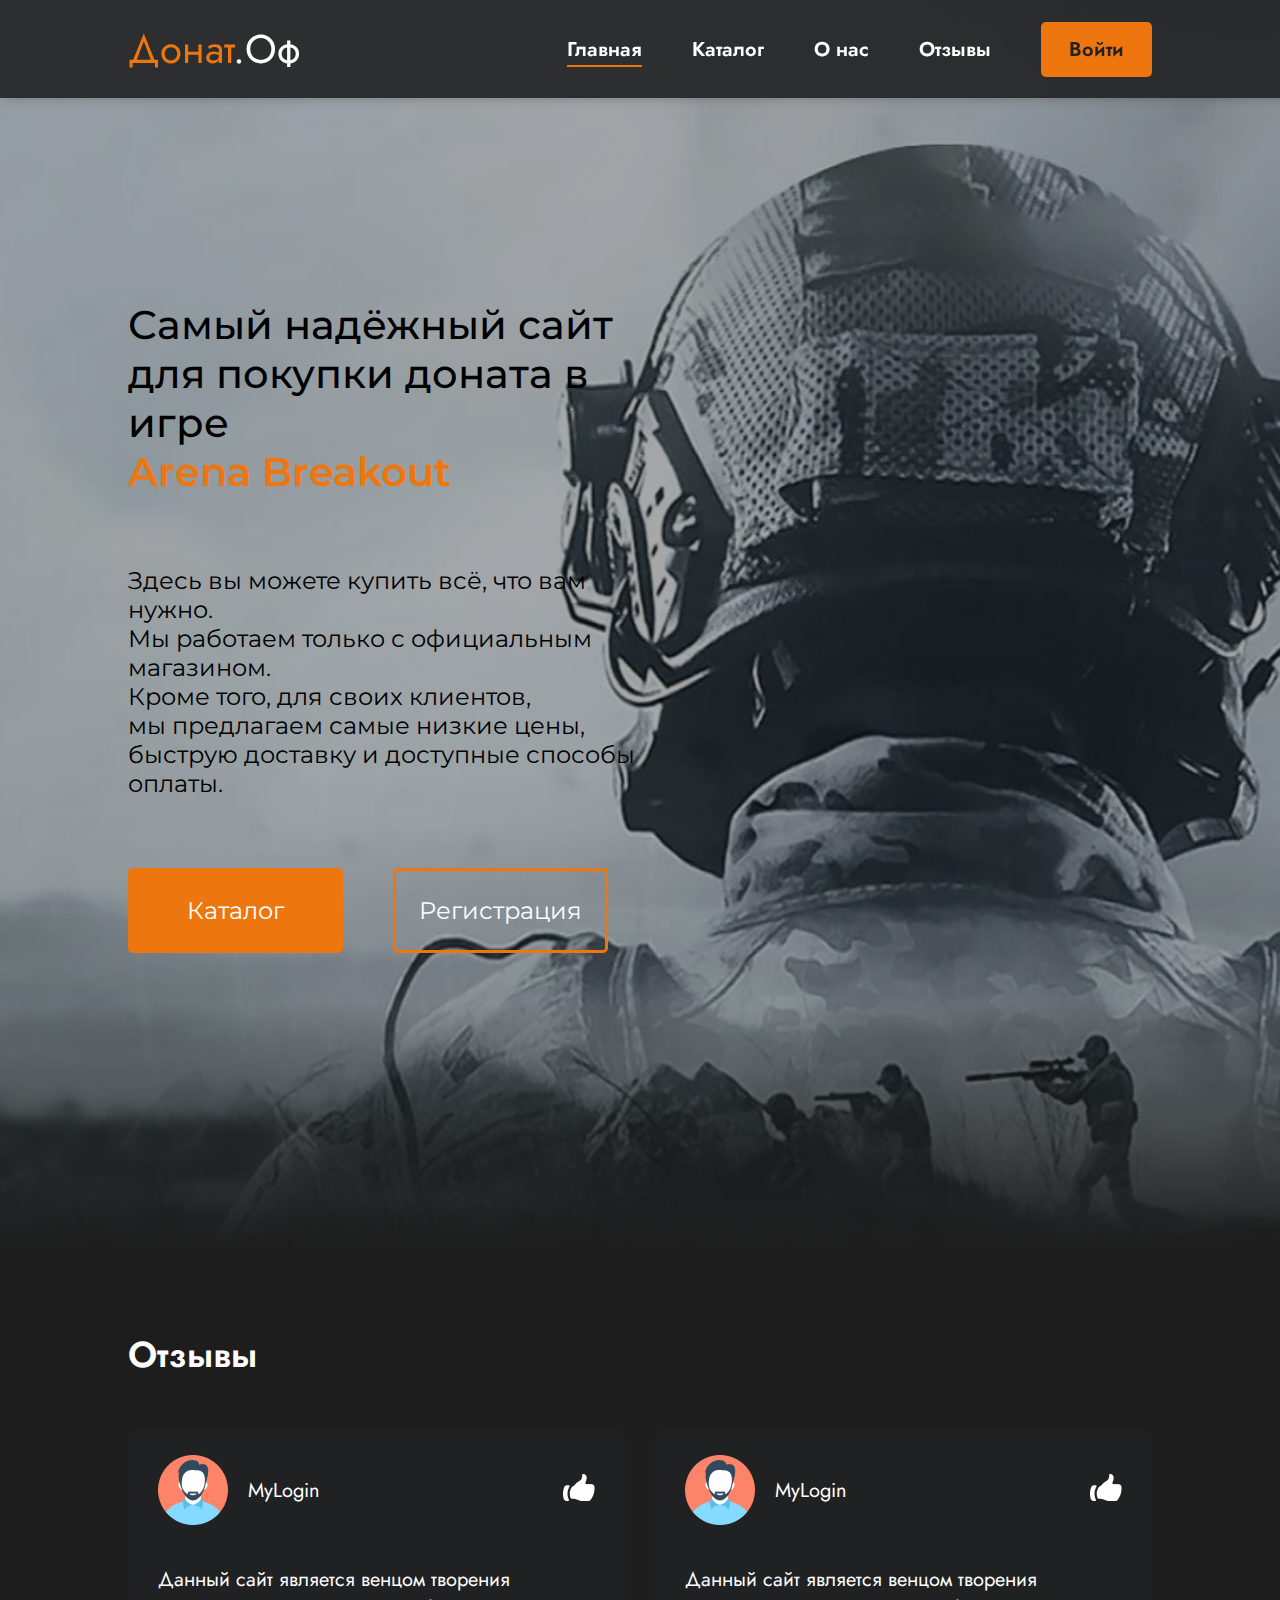
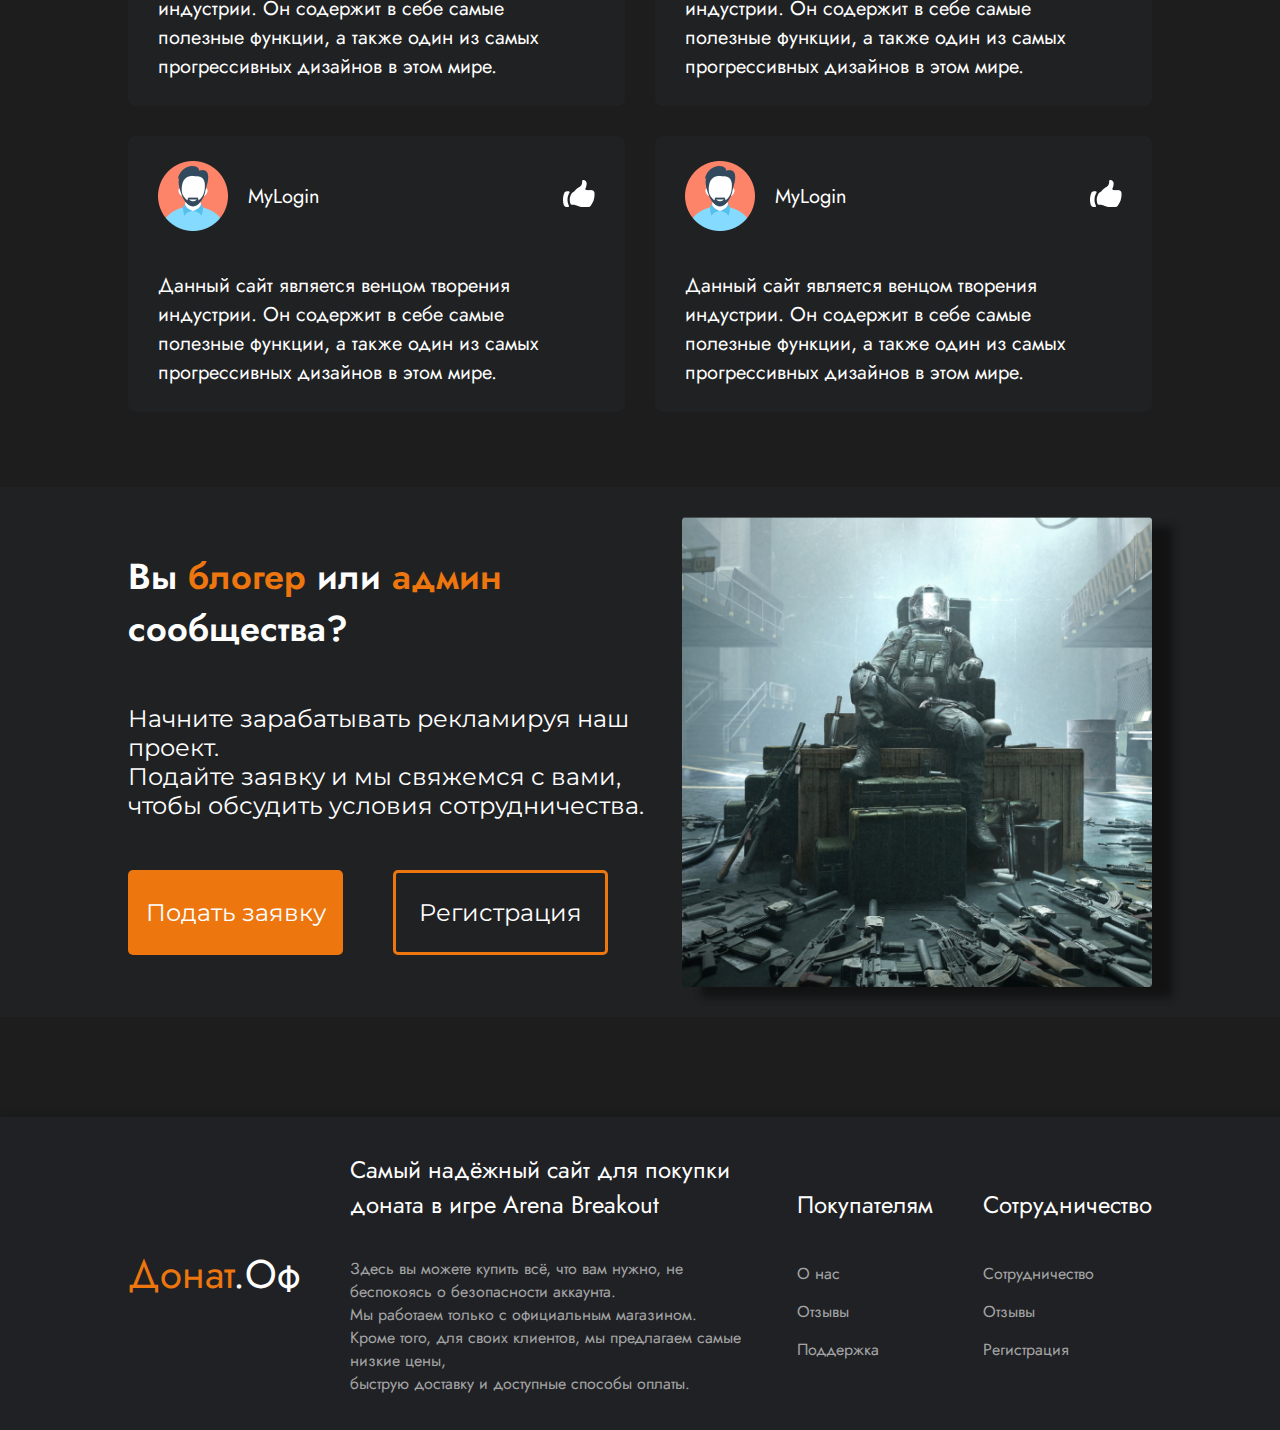
<file: index.html>
<!DOCTYPE html>
<html lang="en">

<head>
    <meta charset="UTF-8">
    <meta http-equiv="X-UA-Compatible" content="IE=edge">
    <meta name="viewport" content="width=device-width, initial-scale=1.0">
    <link rel="preconnect" href="https://fonts.googleapis.com">
    <link rel="preconnect" href="https://fonts.gstatic.com" crossorigin>
    <link href="https://fonts.googleapis.com/css2?family=Jost:ital,wght@0,400;0,600;0,700;0,800;1,500&display=swap"
        rel="stylesheet">
    <link rel="preconnect" href="https://fonts.googleapis.com">
    <link rel="preconnect" href="https://fonts.gstatic.com" crossorigin>
    <link href="https://fonts.googleapis.com/css2?family=Montserrat:wght@400;500;600&display=swap" rel="stylesheet">
    <link rel="stylesheet" href="css/style.css">
    <title>GameBuy</title>
</head>

<body>
    <section class="modal__container" id="openModal_Authoriz">
        <form class="modal__collaboration modal">
            <div class="modal_header">
                <h2>Авторизация</h2>
                <a class="modal_close" href="#">X</a>
            </div>
            <div class="modal__item">
                <div class="modal__text">Nickname *</div>
                <input type="text" class="modal__input" placeholder="user_277">
            </div>
            <div class="modal__item">
                <div class="modal__text">Почта *</div>
                <input type="text" class="modal__input" placeholder="email@mail.com">
            </div>
            <input type="submit" class="btn" value="Войти">
            <a href="#openModal_Registr" class="btn buttons__btn_right"><span>Регистрация</span> </a>
        </form>
    </section>

    <section class="modal__container" id="openModal_Registr">
        <form class="modal__collaboration modal">
            <div class="modal_header">
                <h2>Регистрация</h2>
                <a class="modal_close" href="#">X</a>
            </div>
            <div class="modal__item">
                <div class="modal__text">Nickname *</div>
                <input type="text" class="modal__input" placeholder="user_277">
            </div>
            <div class="modal__item">
                <div class="modal__text">Почта *</div>
                <input type="text" class="modal__input" placeholder="email@mail.com">
            </div>
            <input type="submit" class="btn" value="Зарегистрироваться">
            <a href="#openModal_Authoriz" class="btn buttons__btn_right"><span>Авторизация</span> </a>
        </form>
    </section>

    <section class="modal__container" id="openModalProduct">
        <form class="modal__collaboration modal">
            <div class="modal_header">
                <h2>Подать заявку</h2>
                <a class="modal_close" href="#">X</a>
            </div>
            <div class="modal__item">
                <div class="modal__text">Имя и Фамилия *</div>
                <input type="text" class="modal__input" placeholder="Иванов Иван">
            </div>
            <div class="modal__item">
                <div class="modal__text">Ссылка для связи *</div>
                <input type="text" class="modal__input" placeholder="https://web.telegram.org/a/#00000000">
            </div>
            <div class="modal__item">
                <div class="modal__text">Ссылка на канал *</div>
                <input type="text" class="modal__input" placeholder="https://www.youtube.com/@MrBeast">
            </div>
            <div class="modal__item">
                <div class="modal__text">Комментарий *</div>
                <textarea class="modal__input modal__text" cols="30" rows="10">Текст...</textarea>
            </div>
            <input type="submit" class="btn">
        </form>
    </section>

    <header class="header">
        <div class="container">
            <div class="header__body">
                <div class="logo">
                    <a href="index.html"><span>Донат</span>.Оф</a>
                </div>
                <nav class="links">
                    <a class="link" href="">
                        Главная
                        <span class="line"></span>
                    </a>
                    <a class="link" href="catalog.html">
                        Каталог
                    </a>
                    <a class="link" href="#">
                        О нас
                    </a>
                    <a class="link" href="reviews.html">
                        Отзывы
                    </a>
                    <a href="#openModal_Authoriz"><button class="btn">Войти</button></a>
                </nav>
            </div>
        </div>
    </header>

    <main class="main__body">

        <section class="banner">
            <div class="container">
                <div class="banner__body">
                    <h2 class="banner__title">Самый надёжный сайт для покупки доната в игре<br>
                        <span class="banner__span"> Arena Breakout</span>
                    </h2>
                    <p class="banner__text">
                        Здесь вы можете купить всё, что вам нужно.<br>
                        Мы работаем только с официальным магазином. <br>
                        Кроме того, для своих клиентов, <br>
                        мы предлагаем самые низкие цены, <br>
                        быструю доставку и доступные способы оплаты.
                    </p>
                    <div class="banner__buttons buttons">
                        <button class="buttons__btn btn">Каталог</button>
                        <button class="buttons__btn btn buttons__btn_right">Регистрация</button>
                    </div>
                </div>
            </div>
        </section>

        <section class="reviews">
            <div class="container">
                <div class="reviews__body">
                    <h2>Отзывы</h2>
                    <div class="reviews__items">
                        <div class="reviews__item item">
                            <div class="review__header">
                                <div class="review__profile">
                                    <img class="review__profile__img" src="img/profile/profile_icon.png" alt="#">
                                    <p>MyLogin</p>
                                </div>
                                <div class="img"><img src="img/like.png" alt="#"></div>
                            </div>
                            <p>
                                Данный сайт является венцом творения индустрии. Он содержит в себе самые
                                полезные функции, а также один из самых прогрессивных дизайнов в этом мире.
                            </p>
                        </div>
                        <div class="reviews__item item">
                            <div class="review__header">
                                <div class="review__profile">
                                    <img class="review__profile__img" src="img/profile/profile_icon.png" alt="#">
                                    <p>MyLogin</p>
                                </div>
                                <div class="img"><img src="img/like.png" alt="#"></div>
                            </div>
                            <p>
                                Данный сайт является венцом творения индустрии. Он содержит в себе самые
                                полезные функции, а также один из самых прогрессивных дизайнов в этом мире.
                            </p>
                        </div>
                        <div class="reviews__item item">
                            <div class="review__header">
                                <div class="review__profile">
                                    <img class="review__profile__img" src="img/profile/profile_icon.png" alt="#">
                                    <p>MyLogin</p>
                                </div>
                                <div class="img"><img src="img/like.png" alt="#"></div>
                            </div>
                            <p>
                                Данный сайт является венцом творения индустрии. Он содержит в себе самые
                                полезные функции, а также один из самых прогрессивных дизайнов в этом мире.
                            </p>
                        </div>
                        <div class="reviews__item item">
                            <div class="review__header">
                                <div class="review__profile">
                                    <img class="review__profile__img" src="img/profile/profile_icon.png" alt="#">
                                    <p>MyLogin</p>
                                </div>
                                <div class="img"><img src="img/like.png" alt="#"></div>
                            </div>
                            <p>
                                Данный сайт является венцом творения индустрии. Он содержит в себе самые
                                полезные функции, а также один из самых прогрессивных дизайнов в этом мире.
                            </p>
                        </div>
                    </div>
                </div>
            </div>
        </section>

        <section class="collaboration">
            <div class="container">
                <div class="collaboration__body">
                    <div class="collaboration__content">
                        <h2>
                            Вы <span>блогер</span> или <span>админ</span> сообщества?
                        </h2>

                        <p class="banner__text">
                            Начните зарабатывать рекламируя наш проект. <br>
                            Подайте заявку и мы свяжемся с вами, <br>
                            чтобы обсудить условия сотрудничества.
                        </p>

                        <div class="collaboration buttons">
                            <button class="buttons__btn btn">Подать заявку</button>
                            <button class="buttons__btn btn buttons__btn_right">Регистрация</button>
                        </div>

                    </div>
                    <div class="collaboration__img">
                        <img class="collaboration__img" src="img/collaboration.png" alt="#">
                    </div>
                </div>
            </div>
        </section>

    </main>

    <footer class="footer">
        <div class="container">
            <div class="footer__body">
                <div class="logo">
                    <a href="index.html"><span>Донат</span>.Оф</a>
                </div>
                <div class="footer__text__content">
                    <p class="footer__title">
                        Самый надёжный сайт для покупки доната в игре Arena Breakout
                    </p>

                    <p class="footer__text">
                        Здесь вы можете купить всё, что вам нужно, не беспокоясь о безопасности аккаунта.<br>
                        Мы работаем только с официальным магазином. <br>
                        Кроме того, для своих клиентов, мы предлагаем самые низкие цены, <br>
                        быструю доставку и доступные способы оплаты.
                    </p>


                </div>
                <div class="footer__navs">
                    <div class="footer__title">Покупателям</div>
                    <nav class="footer__nav">
                        <a href="#" class="footer__text">О нас</a>
                        <a href="#" class="footer__text">Отзывы</a>
                        <a href="#" class="footer__text">Поддержка</a>
                    </nav>
                </div>
                <div class="footer__navs">
                    <div class="footer__title">Сотрудничество</div>
                    <nav class="footer__nav">
                        <a href="#" class="footer__text">Сотрудничество</a>
                        <a href="#" class="footer__text">Отзывы</a>
                        <a href="#" class="footer__text">Регистрация</a>
                    </nav>
                </div>
            </div>
        </div>
    </footer>

</body>

</html>
</file>
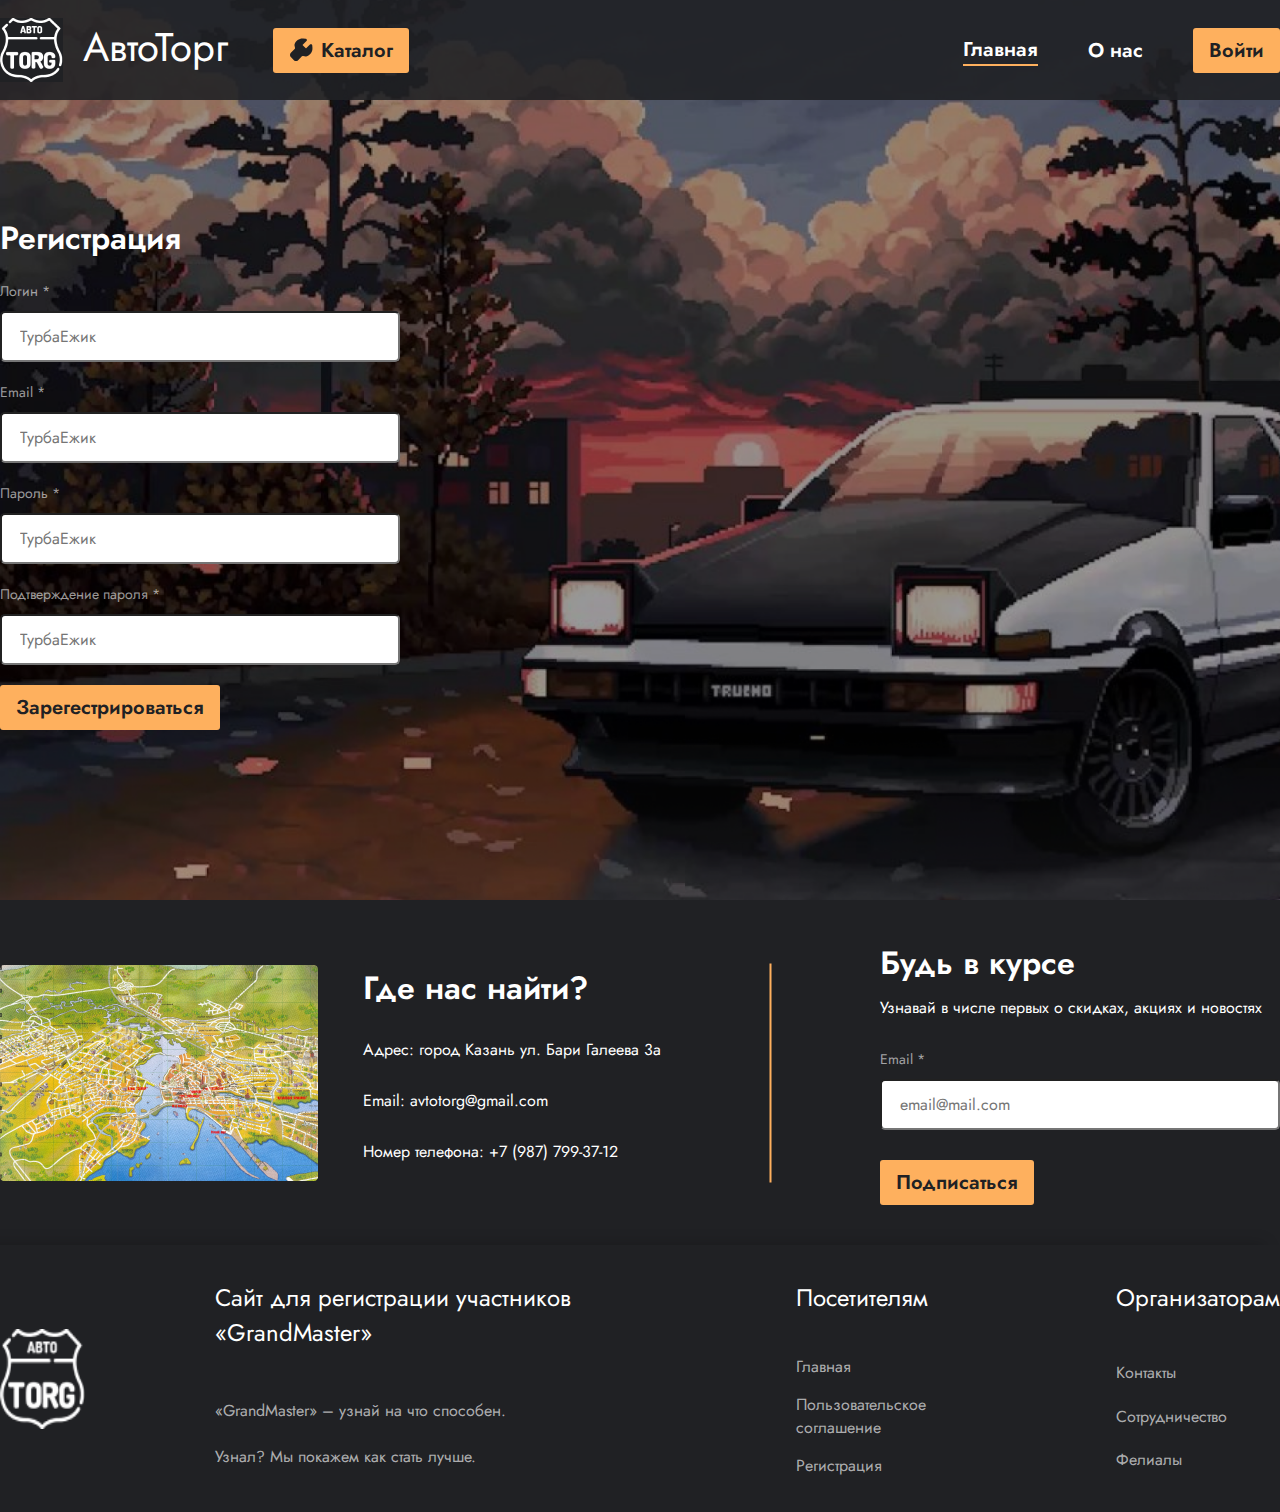
<file: Учебка/index.html>
<!DOCTYPE html>
<html lang="en">

<head>
    <meta charset="UTF-8">
    <meta http-equiv="X-UA-Compatible" content="IE=edge">
    <meta name="viewport" content="width=device-width, initial-scale=1.0">
    <link rel="preconnect" href="https://fonts.googleapis.com">
    <link rel="preconnect" href="https://fonts.gstatic.com" crossorigin>
    <link href="https://fonts.googleapis.com/css2?family=Jost:wght@400;500;600;700&display=swap" rel="stylesheet">
    <link rel="stylesheet" href="css/style.css">

    <title>Document</title>
</head>

<body class="black">
    <div class="banner">
        <header class="header opae3">
            <div class="container">
                <div class="header_body">
                    <div class="header_left">
                        <div class="header_logo">
                            <img src="img/logo.png" alt="#">
                            <div class="text_logo">АвтоТорг</div>
                        </div>
                        <a href="katalog.html" class="btn">
                            <svg class="img_header" width="24" height="24" viewBox="0 0 24 24" fill="none"
                                xmlns="http://www.w3.org/2000/svg">
                                <path
                                    d="M23.4413 9.84633L23.2495 7.35467C23.2292 7.09672 23.1354 6.84999 22.9793 6.64362C22.8233 6.43726 22.6114 6.27989 22.3687 6.19011C22.126 6.10034 21.8627 6.0819 21.6099 6.13699C21.3571 6.19208 21.1253 6.3184 20.942 6.501L17.1785 10.2667C17.1534 10.2919 17.1235 10.3119 17.0906 10.3256C17.0577 10.3392 17.0224 10.3462 16.9868 10.3462C16.9511 10.3462 16.9159 10.3392 16.883 10.3256C16.8501 10.3119 16.8202 10.2919 16.795 10.2667L13.7335 7.20517C13.6829 7.1544 13.6545 7.08564 13.6545 7.01396C13.6545 6.94228 13.6829 6.87352 13.7335 6.82275L17.4981 3.05817C17.6807 2.87478 17.8071 2.64293 17.8621 2.39003C17.9171 2.13713 17.8986 1.87375 17.8087 1.63105C17.7188 1.38834 17.5613 1.17646 17.3548 1.02044C17.1483 0.86443 16.9014 0.770815 16.6433 0.750667L14.1517 0.558917C12.1987 0.407274 10.2553 0.952825 8.66656 2.09865C7.07784 3.24447 5.94673 4.91638 5.47418 6.81733C5.44476 6.93401 5.4418 7.05578 5.46552 7.17375L6.00718 9.86583C6.05097 10.0846 6.04006 10.3108 5.97543 10.5244C5.91079 10.7379 5.79444 10.9322 5.63668 11.09L1.85693 14.8665C1.29912 15.4254 0.98584 16.1828 0.98584 16.9725C0.98584 17.7622 1.29912 18.5196 1.85693 19.0785L4.92168 22.1433C5.48062 22.7011 6.23802 23.0143 7.02768 23.0143C7.81734 23.0143 8.57475 22.7011 9.13368 22.1433L12.9102 18.3668C13.0672 18.2083 13.2613 18.0914 13.4748 18.0267C13.6884 17.9621 13.9147 17.9516 14.1333 17.9963L16.8264 18.5379C16.9444 18.5616 17.0662 18.5587 17.1828 18.5293C19.0858 18.0583 20.7596 16.9268 21.9058 15.3366C23.0521 13.7463 23.5962 11.8005 23.4413 9.84633Z"
                                    fill="#202124"/>
                            </svg>
                            Каталог
                        </a>
                    </div>
                    <div class="header_right">
                        <div class="nav">
                            <a href="index.html" class="nav_item">Главная <div class="line"></div></a>
                            <a href="onas.html" class="nav_item">О нас</a>
                        </div>
                        <div class="btn">Войти</div>
                    </div>
                </div>
            </div>
        </header>
        <div class="banner_content">
            <div class="container">
                <div class="banner_body">
                    <div class="title white">Регистрация</div>
                    <div class="regist_item">
                        <div class="text_back">Логин *</div>
                        <input class="input" type="password" placeholder="ТурбаЕжик">
                    </div>
                    <div class="regist_item">
                        <div class="text_back">Email *</div>
                        <input class="input" type="password" placeholder="ТурбаЕжик">
                    </div>
                    <div class="regist_item">
                        <div class="text_back">Пароль *</div>
                        <input class="input" type="password" placeholder="ТурбаЕжик">
                    </div>
                    <div class="regist_item">
                        <div class="text_back">Подтверждение пароля *</div>
                        <input class="input" type="password" placeholder="ТурбаЕжик">
                    </div>
                    <div class="btn">Зарегестрироваться</div>
                </div>
            </div>
        </div>
    </div>
    <div class="banner2">
        <div class="container">
            <div class="banner2_body">
                <div class="banner2_left">
                    <div class="img"><img src="img/banner2.png" alt="#"></div>
                    <div class="banner_text_block">
                        <div class="title white">Где нас найти?</div>
                        <div class="text white">Адрес: город Казань ул. Бари Галеева 3а</div>
                        <div class="text white">Email: avtotorg@gmail.com</div>
                        <div class="text white">Номер телефона: +7 (987) 799-37-12</div>
                    </div>
                </div>
                <div class="line g90"></div>
                <div class="banner2_right">
                    <div class="banner_text_block">
                        <div class="title white">Будь в курсе</div>
                        <div class="text white">Узнавай в числе первых о скидках, акциях и новостях</div>
                        <div class="regist_item">
                            <div class="text_back">Email *</div>
                            <input class="input" type="email" placeholder="email@mail.com">
                        </div>
                        <div class="btn">Подписаться</div>
                    </div>
                </div>
            </div>
        </div>
    </div>
    <footer class="footer">
        <div class="container">
            <div class="footer_body">
                <div class="logo">
                    <img class="img_footer" src="img/logo.png" alt="#">
                </div>
                <div class="footer_block">
                    <div class="footer_title">
                        Сайт для регистрации участников «GrandMaster»
                    </div>
                    <div class="footer_text">«GrandMaster» – узнай на что способен.</div>
                    <div class="footer_text"> Узнал? Мы покажем как стать лучше. </div>
                </div>
                <div class="footer_block">
                    <div class="footer_title">
                        Посетителям
                    </div>
                    <div class="footer_text">Главная</div>
                    <div class="footer_text">Пользовательское соглашение</div>
                    <div class="footer_text">Регистрация</div>
                </div>
                <div class="footer_block">
                    <div class="footer_title">
                        Организаторам
                    </div>
                    <div class="footer_text">Контакты</div>
                    <div class="footer_text">Сотрудничество</div>
                    <div class="footer_text">Фелиалы</div>
                </div>
            </div>
        </div>
    </footer>
</body>

</html>
</file>
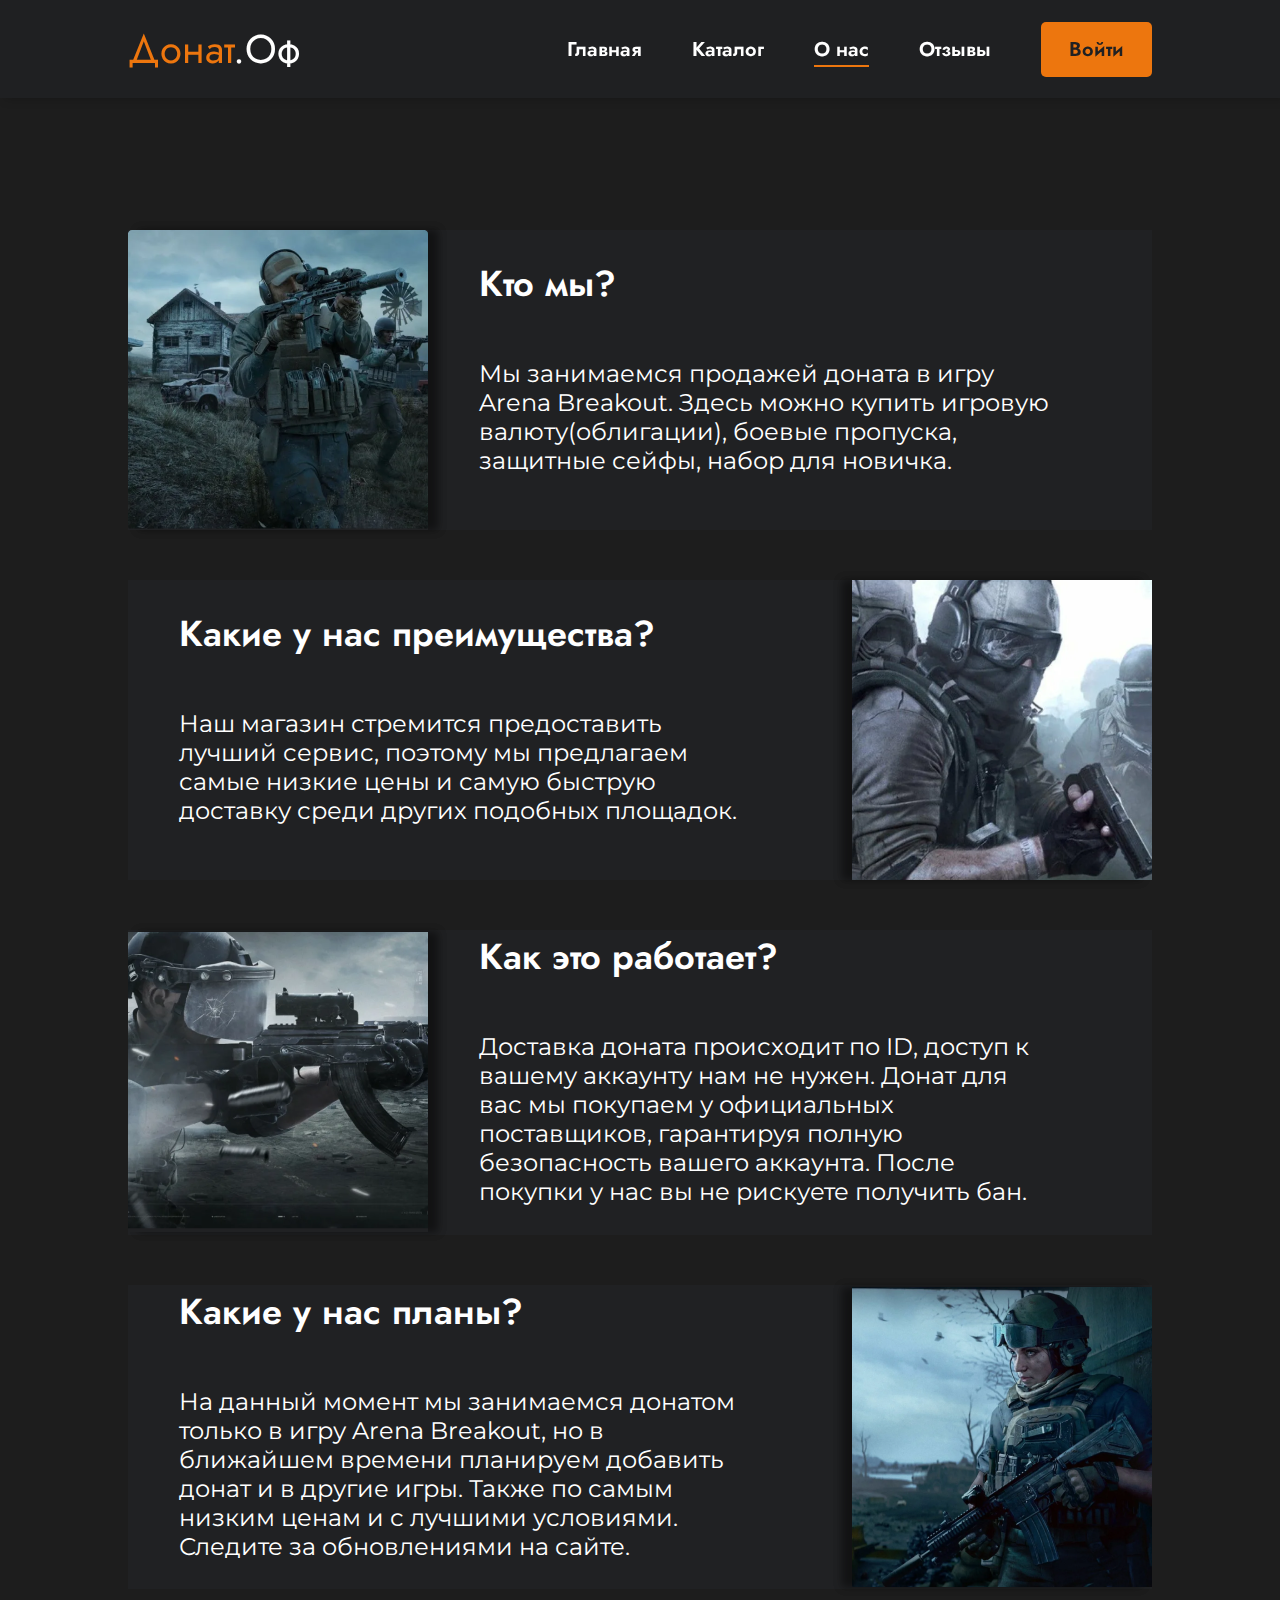
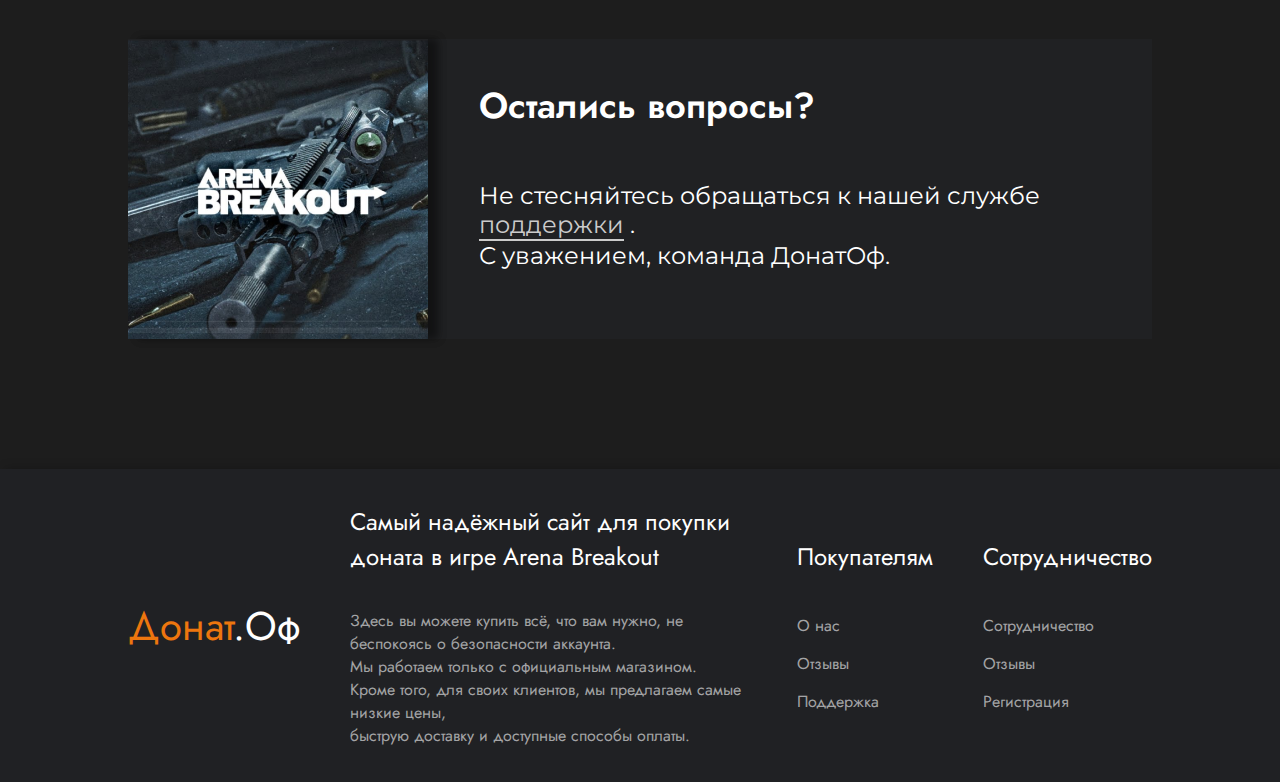
<file: about.html>
<!DOCTYPE html>
<html lang="en">

<head>
    <meta charset="UTF-8">
    <meta http-equiv="X-UA-Compatible" content="IE=edge">
    <meta name="viewport" content="width=device-width, initial-scale=1.0">
    <link rel="preconnect" href="https://fonts.googleapis.com">
    <link rel="preconnect" href="https://fonts.gstatic.com" crossorigin>
    <link href="https://fonts.googleapis.com/css2?family=Jost:ital,wght@0,400;0,600;0,700;0,800;1,500&display=swap"
        rel="stylesheet">
    <link rel="preconnect" href="https://fonts.googleapis.com">
    <link rel="preconnect" href="https://fonts.gstatic.com" crossorigin>
    <link href="https://fonts.googleapis.com/css2?family=Montserrat:wght@400;500;600&display=swap" rel="stylesheet">
    <link rel="stylesheet" href="css/style.css">
    <title>GameBuy</title>
</head>

<body>
    <section class="modal__container" id="openModal_Authoriz">
        <form class="modal__collaboration modal">
            <div class="modal_header">
                <h2>Авторизация</h2>
                <a class="modal_close" href="#">X</a>
            </div>
            <div class="modal__item">
                <div class="modal__text">Nickname *</div>
                <input type="text" class="modal__input" placeholder="user_277">
            </div>
            <div class="modal__item">
                <div class="modal__text">Почта *</div>
                <input type="text" class="modal__input" placeholder="email@mail.com">
            </div>
            <input type="submit" class="btn" value="Войти">
            <a href="#openModal_Registr" class="btn buttons__btn_right"><span>Регистрация</span> </a>
        </form>
    </section>

    <section class="modal__container" id="openModal_Registr">
        <form class="modal__collaboration modal">
            <div class="modal_header">
                <h2>Регистрация</h2>
                <a class="modal_close" href="#">X</a>
            </div>
            <div class="modal__item">
                <div class="modal__text">Nickname *</div>
                <input type="text" class="modal__input" placeholder="user_277">
            </div>
            <div class="modal__item">
                <div class="modal__text">Почта *</div>
                <input type="text" class="modal__input" placeholder="email@mail.com">
            </div>
            <input type="submit" class="btn" value="Зарегистрироваться">
            <a href="#openModal_Authoriz" class="btn buttons__btn_right"><span>Авторизация</span> </a>
        </form>
    </section>

    <header class="header">
        <div class="container">
            <div class="header__body">
                <div class="header__left">
                    <div class="burger__menu">
                        <div class="burger__menu__img">
                            <svg width="29" height="18" viewBox="0 0 29 18" fill="none"
                                xmlns="http://www.w3.org/2000/svg">
                                <path fill-rule="evenodd" clip-rule="evenodd"
                                    d="M0 1.125C0 0.826631 0.127306 0.540483 0.353913 0.329505C0.580519 0.118526 0.887863 0 1.20833 0H27.7917C28.1121 0 28.4195 0.118526 28.6461 0.329505C28.8727 0.540483 29 0.826631 29 1.125C29 1.42337 28.8727 1.70952 28.6461 1.9205C28.4195 2.13147 28.1121 2.25 27.7917 2.25H1.20833C0.887863 2.25 0.580519 2.13147 0.353913 1.9205C0.127306 1.70952 0 1.42337 0 1.125ZM0 9C0 8.70163 0.127306 8.41548 0.353913 8.20451C0.580519 7.99353 0.887863 7.875 1.20833 7.875H27.7917C28.1121 7.875 28.4195 7.99353 28.6461 8.20451C28.8727 8.41548 29 8.70163 29 9C29 9.29837 28.8727 9.58452 28.6461 9.79549C28.4195 10.0065 28.1121 10.125 27.7917 10.125H1.20833C0.887863 10.125 0.580519 10.0065 0.353913 9.79549C0.127306 9.58452 0 9.29837 0 9ZM0 16.875C0 16.5766 0.127306 16.2905 0.353913 16.0795C0.580519 15.8685 0.887863 15.75 1.20833 15.75H27.7917C28.1121 15.75 28.4195 15.8685 28.6461 16.0795C28.8727 16.2905 29 16.5766 29 16.875C29 17.1734 28.8727 17.4595 28.6461 17.6705C28.4195 17.8815 28.1121 18 27.7917 18H1.20833C0.887863 18 0.580519 17.8815 0.353913 17.6705C0.127306 17.4595 0 17.1734 0 16.875Z"
                                    fill="white" />
                            </svg>
                        </div>

                        <div class="burger__accordion">
                            <div class="container">
                                <nav class="burger__accordion__body">
                                    <a href="catalog.html" class="burger__link">
                                        <div class="burger__img">
                                            <svg width="18" height="18" viewBox="0 0 18 18" fill="none"
                                                xmlns="http://www.w3.org/2000/svg">
                                                <path fill-rule="evenodd" clip-rule="evenodd"
                                                    d="M0 3C0 2.20435 0.316071 1.44129 0.87868 0.87868C1.44129 0.316071 2.20435 0 3 0H5.25C6.04565 0 6.80871 0.316071 7.37132 0.87868C7.93393 1.44129 8.25 2.20435 8.25 3V5.25C8.25 6.04565 7.93393 6.80871 7.37132 7.37132C6.80871 7.93393 6.04565 8.25 5.25 8.25H3C2.20435 8.25 1.44129 7.93393 0.87868 7.37132C0.316071 6.80871 0 6.04565 0 5.25V3ZM9.75 3C9.75 2.20435 10.0661 1.44129 10.6287 0.87868C11.1913 0.316071 11.9544 0 12.75 0H15C15.7956 0 16.5587 0.316071 17.1213 0.87868C17.6839 1.44129 18 2.20435 18 3V5.25C18 6.04565 17.6839 6.80871 17.1213 7.37132C16.5587 7.93393 15.7956 8.25 15 8.25H12.75C11.9544 8.25 11.1913 7.93393 10.6287 7.37132C10.0661 6.80871 9.75 6.04565 9.75 5.25V3ZM0 12.75C0 11.9544 0.316071 11.1913 0.87868 10.6287C1.44129 10.0661 2.20435 9.75 3 9.75H5.25C6.04565 9.75 6.80871 10.0661 7.37132 10.6287C7.93393 11.1913 8.25 11.9544 8.25 12.75V15C8.25 15.7956 7.93393 16.5587 7.37132 17.1213C6.80871 17.6839 6.04565 18 5.25 18H3C2.20435 18 1.44129 17.6839 0.87868 17.1213C0.316071 16.5587 0 15.7956 0 15V12.75ZM9.75 12.75C9.75 11.9544 10.0661 11.1913 10.6287 10.6287C11.1913 10.0661 11.9544 9.75 12.75 9.75H15C15.7956 9.75 16.5587 10.0661 17.1213 10.6287C17.6839 11.1913 18 11.9544 18 12.75V15C18 15.7956 17.6839 16.5587 17.1213 17.1213C16.5587 17.6839 15.7956 18 15 18H12.75C11.9544 18 11.1913 17.6839 10.6287 17.1213C10.0661 16.5587 9.75 15.7956 9.75 15V12.75Z"
                                                    fill="white" />
                                            </svg>
                                        </div>
                                        <p class="banner__text burger__link_text">Каталог</p>

                                    </a>

                                    <a href="about.html" class="burger__link">
                                        <div class="burger__img">
                                            <svg width="20" height="20" viewBox="0 0 20 20" fill="none"
                                                xmlns="http://www.w3.org/2000/svg">
                                                <path fill-rule="evenodd" clip-rule="evenodd"
                                                    d="M8.788 1.21009C9.236 0.133094 10.764 0.133094 11.212 1.21009L13.294 6.21709L18.698 6.65009C19.862 6.74309 20.334 8.19509 19.447 8.95509L15.33 12.4821L16.587 17.7551C16.858 18.8911 15.623 19.7881 14.627 19.1801L10 16.3541L5.373 19.1801C4.377 19.7881 3.142 18.8901 3.413 17.7551L4.67 12.4821L0.553003 8.95509C-0.333998 8.19509 0.138003 6.74309 1.302 6.65009L6.706 6.21709L8.788 1.21009Z"
                                                    fill="white" />
                                            </svg>

                                        </div>
                                        <p class="banner__text burger__link_text">О нас</p>

                                    </a>
                                    <a href="reviews.html" class="burger__link">
                                        <div class="burger__img">
                                            <svg width="20" height="19" viewBox="0 0 20 19" fill="none"
                                                xmlns="http://www.w3.org/2000/svg">
                                                <path fill-rule="evenodd" clip-rule="evenodd"
                                                    d="M2.804 18.644C3.1987 18.715 3.59897 18.7505 4 18.75C5.26747 18.7517 6.50959 18.395 7.583 17.721C8.357 17.903 9.167 18 10 18C15.322 18 19.75 14.03 19.75 9C19.75 3.97 15.322 0 10 0C4.678 0 0.25 3.97 0.25 9C0.25 11.409 1.275 13.587 2.924 15.192C3.156 15.418 3.201 15.62 3.178 15.735C3.05442 16.3571 2.77426 16.9373 2.364 17.421C2.27883 17.5215 2.22165 17.6428 2.19823 17.7724C2.17481 17.9021 2.18596 18.0357 2.23057 18.1597C2.27518 18.2836 2.35167 18.3937 2.45233 18.4787C2.553 18.5638 2.67429 18.6208 2.804 18.644ZM6.25 7.875C5.95163 7.875 5.66548 7.99353 5.4545 8.2045C5.24353 8.41548 5.125 8.70163 5.125 9C5.125 9.29837 5.24353 9.58452 5.4545 9.7955C5.66548 10.0065 5.95163 10.125 6.25 10.125C6.54837 10.125 6.83452 10.0065 7.0455 9.7955C7.25647 9.58452 7.375 9.29837 7.375 9C7.375 8.70163 7.25647 8.41548 7.0455 8.2045C6.83452 7.99353 6.54837 7.875 6.25 7.875ZM8.875 9C8.875 8.70163 8.99353 8.41548 9.2045 8.2045C9.41548 7.99353 9.70163 7.875 10 7.875C10.2984 7.875 10.5845 7.99353 10.7955 8.2045C11.0065 8.41548 11.125 8.70163 11.125 9C11.125 9.29837 11.0065 9.58452 10.7955 9.7955C10.5845 10.0065 10.2984 10.125 10 10.125C9.70163 10.125 9.41548 10.0065 9.2045 9.7955C8.99353 9.58452 8.875 9.29837 8.875 9ZM13.75 7.875C13.4516 7.875 13.1655 7.99353 12.9545 8.2045C12.7435 8.41548 12.625 8.70163 12.625 9C12.625 9.29837 12.7435 9.58452 12.9545 9.7955C13.1655 10.0065 13.4516 10.125 13.75 10.125C14.0484 10.125 14.3345 10.0065 14.5455 9.7955C14.7565 9.58452 14.875 9.29837 14.875 9C14.875 8.70163 14.7565 8.41548 14.5455 8.2045C14.3345 7.99353 14.0484 7.875 13.75 7.875Z"
                                                    fill="#ED760E" />
                                            </svg>
                                        </div>
                                        <p class="banner__text burger__link_text"><span>Отзывы</span></p>

                                    </a>

                                </nav>
                            </div>
                        </div>
                    </div>
                    <div class="logo">
                        <a href="index.html"><span>Донат</span>.Оф</a>
                    </div>
                </div>
                <nav class="links">
                    <a class="link" href="index.html">
                        Главная
                    </a>
                    <a class="link" href="catalog.html">
                        Каталог
                    </a>
                    <a class="link" href="about.html">
                        О нас
                        <span class="line"></span>
                    </a>
                    <a class="link" href="reviews.html">
                        Отзывы
                    </a>
                    <a href="#"><button class="btn">Войти</button></a>
                </nav>
            </div>
        </div>
    </header>

    <main class="main__body mrtop">
        <section class="collaboration about">
            <div class="container">
                <div class="collaboration__body about__body">
                    <div class="about__item">
                        <div class=" about__img">
                            <img class=" about__img" src="img/about/about_img_1.png" alt="#">
                        </div>
                        <div class="collaboration__content about__content">
                            <h2>
                                Кто мы?
                            </h2>

                            <p class="banner__text about_text">
                                Мы занимаемся продажей доната в игру Arena Breakout. Здесь можно купить игровую
                                валюту(облигации), боевые пропуска, защитные сейфы, набор для новичка.
                            </p>

                        </div>
                    </div>
                    <div class="about__item">
                        <div class="collaboration__content about__content">
                            <h2>
                                Какие у нас преимущества?
                            </h2>

                            <p class="banner__text about_text">
                                Наш магазин стремится предоставить лучший сервис, поэтому мы предлагаем самые низкие
                                цены и самую быструю доставку среди других подобных площадок.
                            </p>
                        </div>
                        <div class=" about__img about__img_right">
                            <img class=" about__img about__img_right" src="img/about/about_img_2.png"
                                alt="#">
                        </div>
                    </div>
                    <div class="about__item">
                        <div class=" about__img">
                            <img class=" about__img" src="img/about/about_img_3.png" alt="#">
                        </div>
                        <div class="collaboration__content about__content">
                            <h2>
                                Как это работает?
                            </h2>

                            <p class="banner__text about_text">
                                Доставка доната происходит по ID, доступ к вашему аккаунту нам не нужен. Донат для вас
                                мы покупаем у официальных поставщиков, гарантируя полную безопасность вашего аккаунта.
                                После покупки у нас вы не рискуете получить бан.
                            </p>

                        </div>
                    </div>
                    <div class="about__item">
                        <div class="collaboration__content about__content">
                            <h2>
                                Какие у нас планы?
                            </h2>

                            <p class="banner__text about_text">
                                На данный момент мы занимаемся донатом только в игру Arena Breakout, но в ближайшем
                                времени планируем добавить донат и в другие игры. Также по самым низким ценам и с
                                лучшими условиями. Следите за обновлениями на сайте.
                            </p>
                        </div>
                        <div class=" about__img about__img_right">
                            <img class=" about__img about__img_right" src="img/about/about_img_4.png"
                                alt="#">
                        </div>
                    </div>
                    <div class="about__item">
                        <div class=" about__img">
                            <img class=" about__img" src="img/about/about_img_5.png" alt="#">
                        </div>
                        <div class="collaboration__content about__content">
                            <h2>
                                Остались вопросы?
                            </h2>

                            <p class="banner__text about_text">
                                Не стесняйтесь обращаться к нашей службе 
                                <a href="#" class="profile__settings__item__link about_link">поддержки</a>  .
                                 <br> С уважением, команда ДонатОф.
                            </p>

                        </div>
                    </div>
                </div>
            </div>
        </section>

    </main>

    <footer class="footer">
        <div class="container">
            <div class="footer__body">
                <div class="logo">
                    <a href="index.html"><span>Донат</span>.Оф</a>
                </div>
                <div class="footer__text__content">
                    <p class="footer__title">
                        Самый надёжный сайт для покупки доната в игре Arena Breakout
                    </p>

                    <p class="footer__text">
                        Здесь вы можете купить всё, что вам нужно, не беспокоясь о безопасности аккаунта.<br>
                        Мы работаем только с официальным магазином. <br>
                        Кроме того, для своих клиентов, мы предлагаем самые низкие цены, <br>
                        быструю доставку и доступные способы оплаты.
                    </p>


                </div>
                <div class="footer__navs">
                    <div class="footer__title">Покупателям</div>
                    <nav class="footer__nav">
                        <a href="#" class="footer__text">О нас</a>
                        <a href="#" class="footer__text">Отзывы</a>
                        <a href="#" class="footer__text">Поддержка</a>
                    </nav>
                </div>
                <div class="footer__navs">
                    <div class="footer__title">Сотрудничество</div>
                    <nav class="footer__nav">
                        <a href="#" class="footer__text">Сотрудничество</a>
                        <a href="#" class="footer__text">Отзывы</a>
                        <a href="#" class="footer__text">Регистрация</a>
                    </nav>
                </div>
            </div>
        </div>
    </footer>

</body>

</html>
</file>
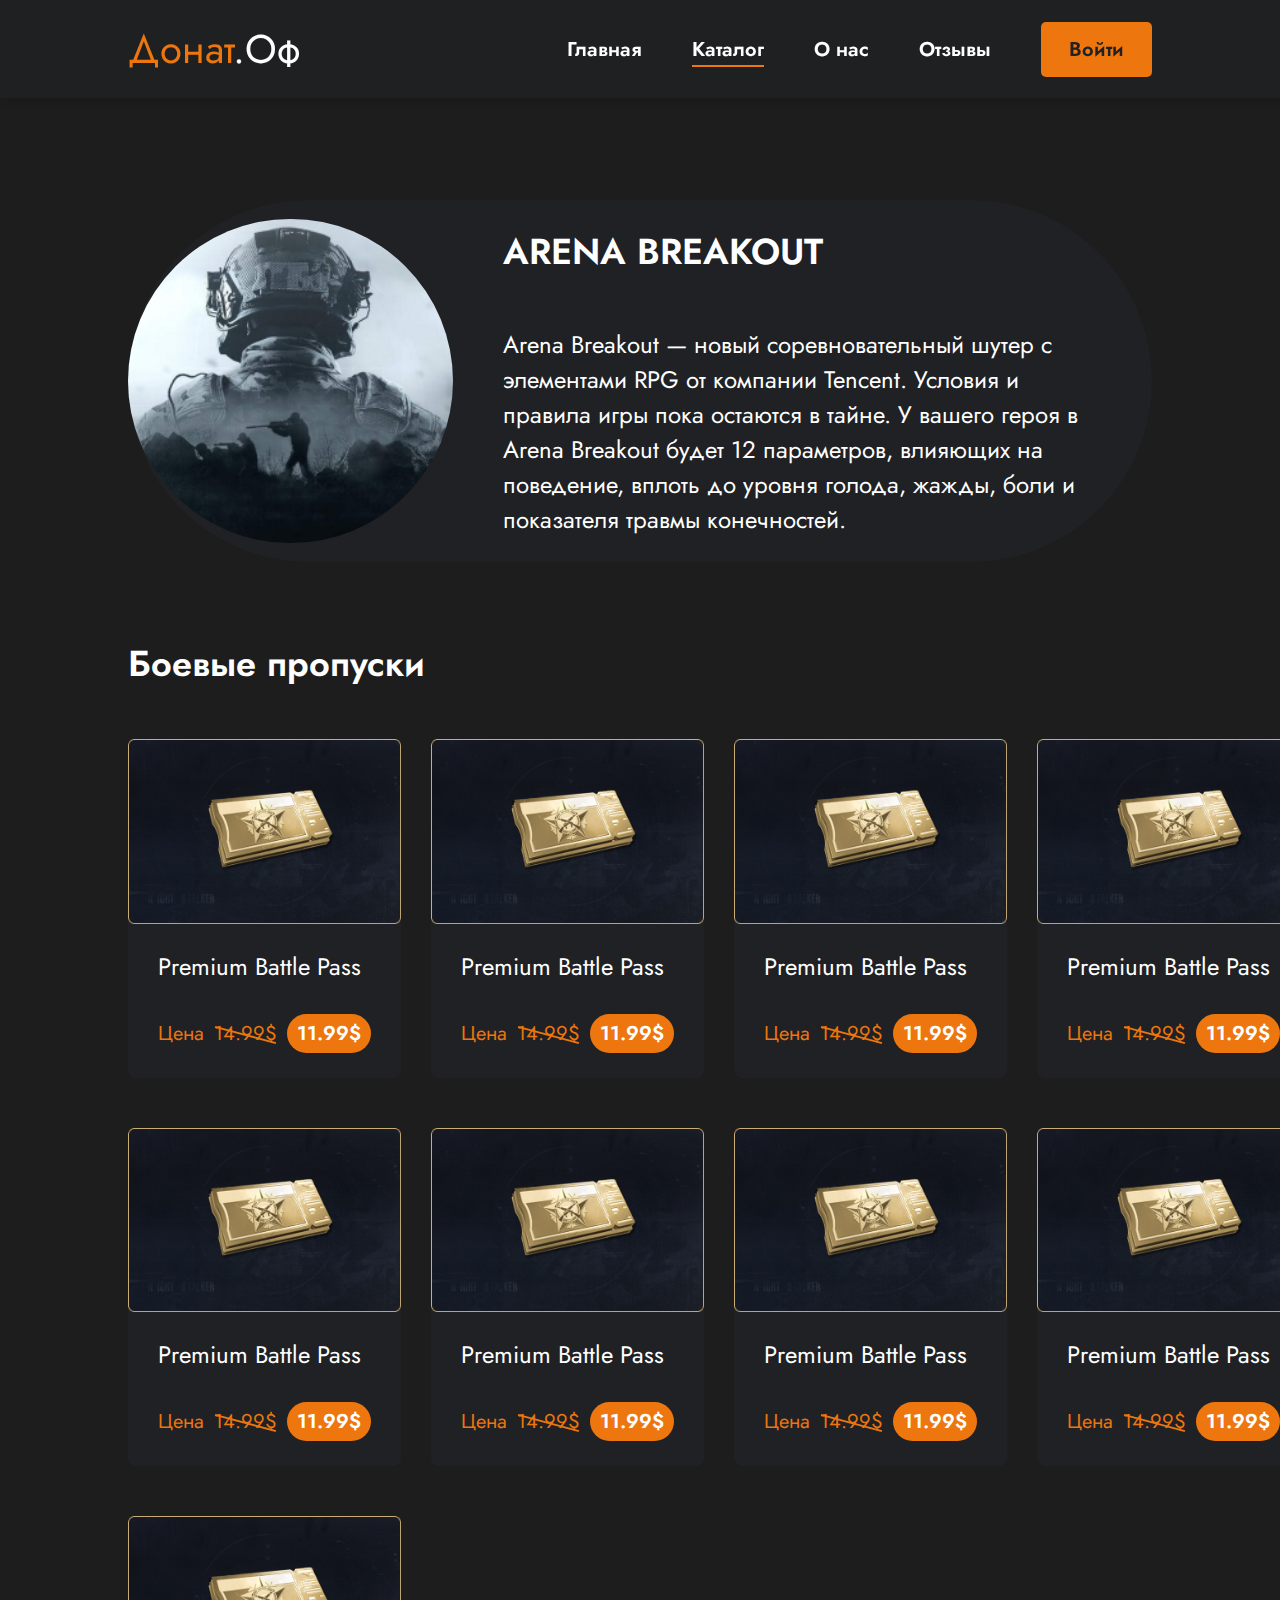
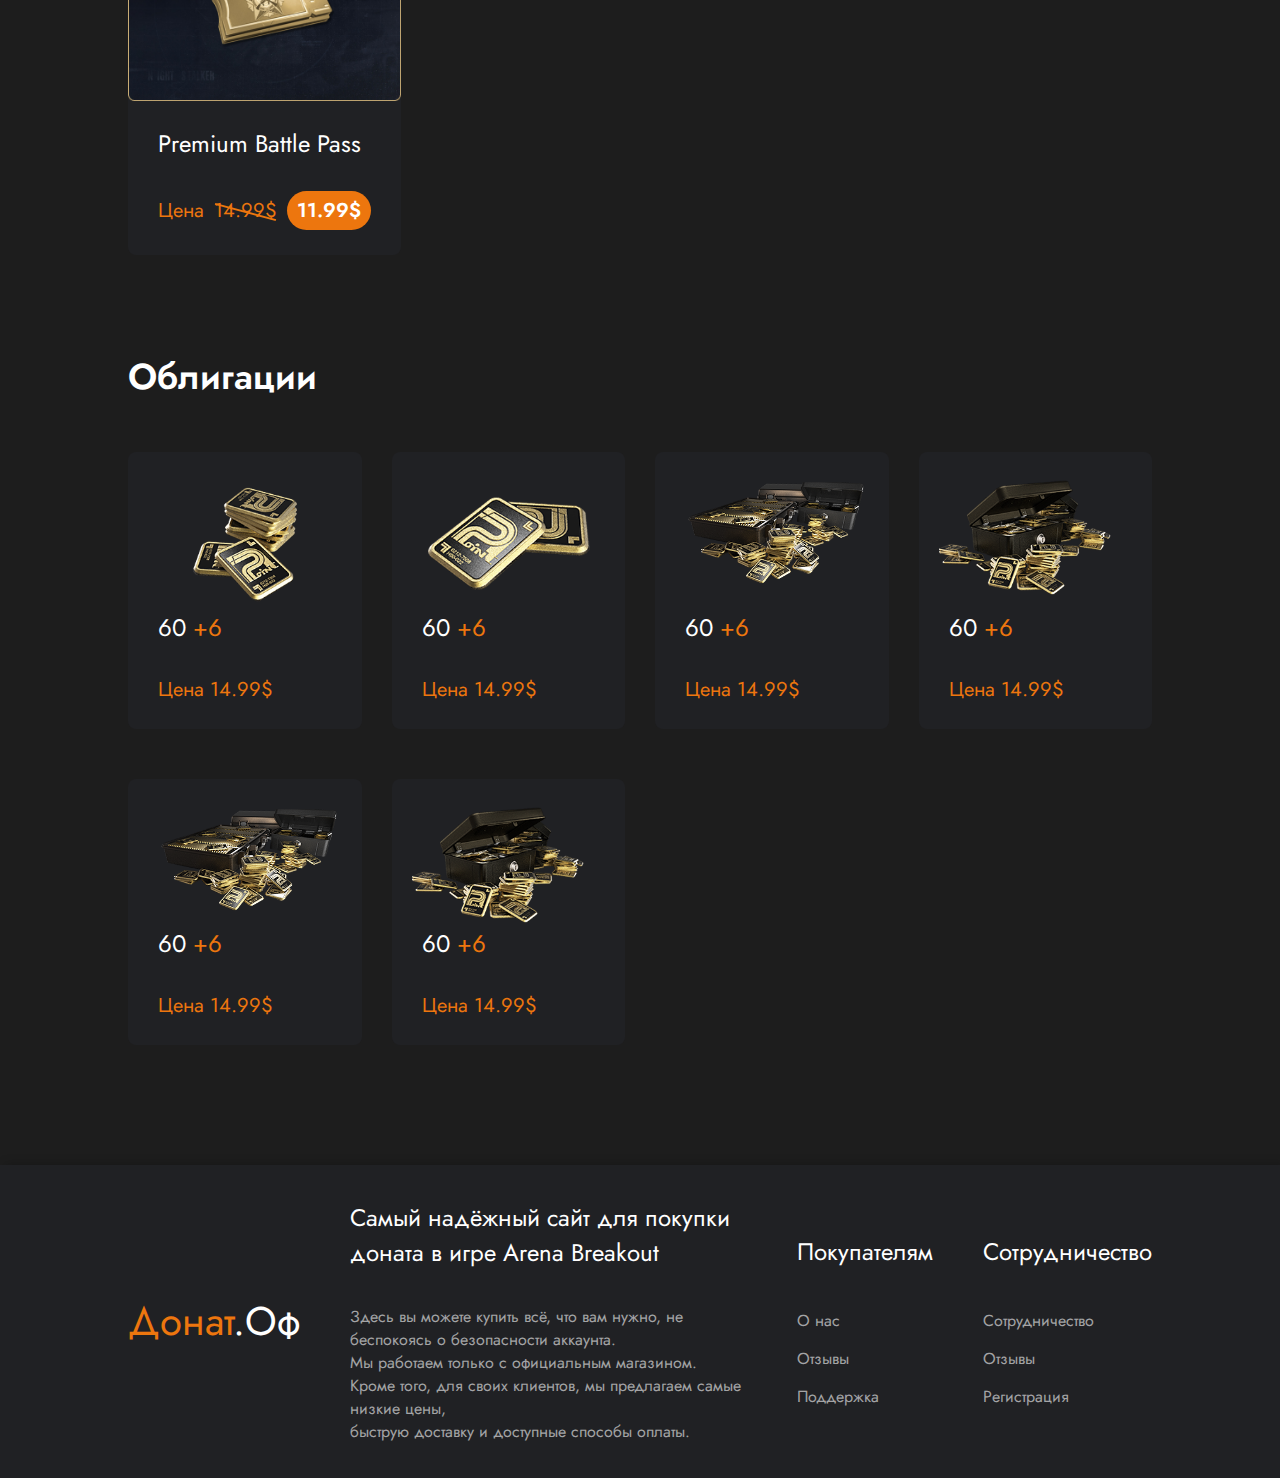
<file: catalog.html>
<!DOCTYPE html>
<html lang="en">

<head>
    <meta charset="UTF-8">
    <meta http-equiv="X-UA-Compatible" content="IE=edge">
    <meta name="viewport" content="width=device-width, initial-scale=1.0">
    <link rel="preconnect" href="https://fonts.googleapis.com">
    <link rel="preconnect" href="https://fonts.gstatic.com" crossorigin>
    <link href="https://fonts.googleapis.com/css2?family=Jost:ital,wght@0,400;0,600;0,700;0,800;1,500&display=swap"
        rel="stylesheet">
    <link rel="preconnect" href="https://fonts.googleapis.com">
    <link rel="preconnect" href="https://fonts.gstatic.com" crossorigin>
    <link href="https://fonts.googleapis.com/css2?family=Montserrat:wght@400;500;600&display=swap" rel="stylesheet">
    <link rel="stylesheet" href="css/style.css">
    <title>GameBuy</title>
</head>

<body>
    <header class="header">
        <div class="container">
            <div class="header__body">
                <div class="header__left">
                    <div class="burger__menu">
                        <div class="burger__menu__img">
                            <svg width="29" height="18" viewBox="0 0 29 18" fill="none"
                                xmlns="http://www.w3.org/2000/svg">
                                <path fill-rule="evenodd" clip-rule="evenodd"
                                    d="M0 1.125C0 0.826631 0.127306 0.540483 0.353913 0.329505C0.580519 0.118526 0.887863 0 1.20833 0H27.7917C28.1121 0 28.4195 0.118526 28.6461 0.329505C28.8727 0.540483 29 0.826631 29 1.125C29 1.42337 28.8727 1.70952 28.6461 1.9205C28.4195 2.13147 28.1121 2.25 27.7917 2.25H1.20833C0.887863 2.25 0.580519 2.13147 0.353913 1.9205C0.127306 1.70952 0 1.42337 0 1.125ZM0 9C0 8.70163 0.127306 8.41548 0.353913 8.20451C0.580519 7.99353 0.887863 7.875 1.20833 7.875H27.7917C28.1121 7.875 28.4195 7.99353 28.6461 8.20451C28.8727 8.41548 29 8.70163 29 9C29 9.29837 28.8727 9.58452 28.6461 9.79549C28.4195 10.0065 28.1121 10.125 27.7917 10.125H1.20833C0.887863 10.125 0.580519 10.0065 0.353913 9.79549C0.127306 9.58452 0 9.29837 0 9ZM0 16.875C0 16.5766 0.127306 16.2905 0.353913 16.0795C0.580519 15.8685 0.887863 15.75 1.20833 15.75H27.7917C28.1121 15.75 28.4195 15.8685 28.6461 16.0795C28.8727 16.2905 29 16.5766 29 16.875C29 17.1734 28.8727 17.4595 28.6461 17.6705C28.4195 17.8815 28.1121 18 27.7917 18H1.20833C0.887863 18 0.580519 17.8815 0.353913 17.6705C0.127306 17.4595 0 17.1734 0 16.875Z"
                                    fill="white" />
                            </svg>
                        </div>

                        <div class="burger__accordion">
                            <div class="container">
                                <nav class="burger__accordion__body">
                                    <a href="catalog.html" class="burger__link">
                                        <div class="burger__img">
                                            <svg width="18" height="18" viewBox="0 0 18 18" fill="none"
                                                xmlns="http://www.w3.org/2000/svg">
                                                <path fill-rule="evenodd" clip-rule="evenodd"
                                                    d="M0 3C0 2.20435 0.316071 1.44129 0.87868 0.87868C1.44129 0.316071 2.20435 0 3 0H5.25C6.04565 0 6.80871 0.316071 7.37132 0.87868C7.93393 1.44129 8.25 2.20435 8.25 3V5.25C8.25 6.04565 7.93393 6.80871 7.37132 7.37132C6.80871 7.93393 6.04565 8.25 5.25 8.25H3C2.20435 8.25 1.44129 7.93393 0.87868 7.37132C0.316071 6.80871 0 6.04565 0 5.25V3ZM9.75 3C9.75 2.20435 10.0661 1.44129 10.6287 0.87868C11.1913 0.316071 11.9544 0 12.75 0H15C15.7956 0 16.5587 0.316071 17.1213 0.87868C17.6839 1.44129 18 2.20435 18 3V5.25C18 6.04565 17.6839 6.80871 17.1213 7.37132C16.5587 7.93393 15.7956 8.25 15 8.25H12.75C11.9544 8.25 11.1913 7.93393 10.6287 7.37132C10.0661 6.80871 9.75 6.04565 9.75 5.25V3ZM0 12.75C0 11.9544 0.316071 11.1913 0.87868 10.6287C1.44129 10.0661 2.20435 9.75 3 9.75H5.25C6.04565 9.75 6.80871 10.0661 7.37132 10.6287C7.93393 11.1913 8.25 11.9544 8.25 12.75V15C8.25 15.7956 7.93393 16.5587 7.37132 17.1213C6.80871 17.6839 6.04565 18 5.25 18H3C2.20435 18 1.44129 17.6839 0.87868 17.1213C0.316071 16.5587 0 15.7956 0 15V12.75ZM9.75 12.75C9.75 11.9544 10.0661 11.1913 10.6287 10.6287C11.1913 10.0661 11.9544 9.75 12.75 9.75H15C15.7956 9.75 16.5587 10.0661 17.1213 10.6287C17.6839 11.1913 18 11.9544 18 12.75V15C18 15.7956 17.6839 16.5587 17.1213 17.1213C16.5587 17.6839 15.7956 18 15 18H12.75C11.9544 18 11.1913 17.6839 10.6287 17.1213C10.0661 16.5587 9.75 15.7956 9.75 15V12.75Z"
                                                    fill="white" />
                                            </svg>
                                        </div>
                                        <p class="banner__text burger__link_text">Каталог</p>

                                    </a>

                                    <a href="about.html" class="burger__link">
                                        <div class="burger__img">
                                            <svg width="20" height="20" viewBox="0 0 20 20" fill="none"
                                                xmlns="http://www.w3.org/2000/svg">
                                                <path fill-rule="evenodd" clip-rule="evenodd"
                                                    d="M8.788 1.21009C9.236 0.133094 10.764 0.133094 11.212 1.21009L13.294 6.21709L18.698 6.65009C19.862 6.74309 20.334 8.19509 19.447 8.95509L15.33 12.4821L16.587 17.7551C16.858 18.8911 15.623 19.7881 14.627 19.1801L10 16.3541L5.373 19.1801C4.377 19.7881 3.142 18.8901 3.413 17.7551L4.67 12.4821L0.553003 8.95509C-0.333998 8.19509 0.138003 6.74309 1.302 6.65009L6.706 6.21709L8.788 1.21009Z"
                                                    fill="white" />
                                            </svg>

                                        </div>
                                        <p class="banner__text burger__link_text">О нас</p>

                                    </a>
                                    <a href="reviews.html" class="burger__link">
                                        <div class="burger__img">
                                            <svg width="20" height="19" viewBox="0 0 20 19" fill="none"
                                                xmlns="http://www.w3.org/2000/svg">
                                                <path fill-rule="evenodd" clip-rule="evenodd"
                                                    d="M2.804 18.644C3.1987 18.715 3.59897 18.7505 4 18.75C5.26747 18.7517 6.50959 18.395 7.583 17.721C8.357 17.903 9.167 18 10 18C15.322 18 19.75 14.03 19.75 9C19.75 3.97 15.322 0 10 0C4.678 0 0.25 3.97 0.25 9C0.25 11.409 1.275 13.587 2.924 15.192C3.156 15.418 3.201 15.62 3.178 15.735C3.05442 16.3571 2.77426 16.9373 2.364 17.421C2.27883 17.5215 2.22165 17.6428 2.19823 17.7724C2.17481 17.9021 2.18596 18.0357 2.23057 18.1597C2.27518 18.2836 2.35167 18.3937 2.45233 18.4787C2.553 18.5638 2.67429 18.6208 2.804 18.644ZM6.25 7.875C5.95163 7.875 5.66548 7.99353 5.4545 8.2045C5.24353 8.41548 5.125 8.70163 5.125 9C5.125 9.29837 5.24353 9.58452 5.4545 9.7955C5.66548 10.0065 5.95163 10.125 6.25 10.125C6.54837 10.125 6.83452 10.0065 7.0455 9.7955C7.25647 9.58452 7.375 9.29837 7.375 9C7.375 8.70163 7.25647 8.41548 7.0455 8.2045C6.83452 7.99353 6.54837 7.875 6.25 7.875ZM8.875 9C8.875 8.70163 8.99353 8.41548 9.2045 8.2045C9.41548 7.99353 9.70163 7.875 10 7.875C10.2984 7.875 10.5845 7.99353 10.7955 8.2045C11.0065 8.41548 11.125 8.70163 11.125 9C11.125 9.29837 11.0065 9.58452 10.7955 9.7955C10.5845 10.0065 10.2984 10.125 10 10.125C9.70163 10.125 9.41548 10.0065 9.2045 9.7955C8.99353 9.58452 8.875 9.29837 8.875 9ZM13.75 7.875C13.4516 7.875 13.1655 7.99353 12.9545 8.2045C12.7435 8.41548 12.625 8.70163 12.625 9C12.625 9.29837 12.7435 9.58452 12.9545 9.7955C13.1655 10.0065 13.4516 10.125 13.75 10.125C14.0484 10.125 14.3345 10.0065 14.5455 9.7955C14.7565 9.58452 14.875 9.29837 14.875 9C14.875 8.70163 14.7565 8.41548 14.5455 8.2045C14.3345 7.99353 14.0484 7.875 13.75 7.875Z"
                                                    fill="#ED760E" />
                                            </svg>
                                        </div>
                                        <p class="banner__text burger__link_text"><span>Отзывы</span></p>

                                    </a>

                                </nav>
                            </div>
                        </div>
                    </div>
                    <div class="logo">
                        <a href="index.html"><span>Донат</span>.Оф</a>
                    </div>
                </div>
                <nav class="links">
                    <a class="link" href="index.html">
                        Главная
                    </a>
                    <a class="link" href="catalog.html">
                        Каталог
                        <span class="line"></span>
                    </a>
                    <a class="link" href="about.html">
                        О нас
                    </a>
                    <a class="link" href="reviews.html">
                        Отзывы
                    </a>
                    <a href="#"><button class="btn">Войти</button></a>
                </nav>
            </div>
        </div>
    </header>

    <main class="main__body mrtop">
        <section class="catalog__banner">
            <div class="container">
                <div class="catalog__banner_body">
                    <div class="catalog__banner_img">
                        <img class="catalog__banner_img" src="img/catalog/catalog_banner.png" alt="#">
                    </div>
                    <div class="catalog__banner_content">
                        <h2>ARENA BREAKOUT</h2>
                        <p class="fonts24">
                            Arena Breakout — новый соревновательный шутер с элементами RPG от компании Tencent. Условия
                            и правила игры пока остаются в тайне. У вашего героя в Arena Breakout будет 12 параметров,
                            влияющих на поведение, вплоть до уровня голода, жажды, боли и показателя травмы конечностей.
                        </p>
                    </div>
                </div>
            </div>
        </section>

        <section class="catalog__items">
            <div class="container">
                <div class="catalog__items_body">
                    <h2>Боевые пропуски</h2>
                    <div class="catalog__items_content">
                        <a href="item.html" class="product__item">
                            <div class="catalog__img">
                                <img src="img/catalog/catalog_box/item1.png" alt="#">
                            </div>
                            <div class="product__item_content">
                                <p class="product__item_title">Premium Battle Pass</p>
                                <div class="product__item_price">
                                    <div class="product__item_price"><p><span class="product__item_text">Цена </span></p>
                                        <div class="product__discont__line_block"><p><span>14.99$</span></p>
                                            <div class="product__discont_line line"></div>
                                        </div>
                                    </div>

                                    <div class="product__item_price_discount">
                                        <p>11.99$</p>
                                    </div>
                                </div>
                            </div>
                        </a>
                        <a href="item.html" class="product__item">
                            <div class="catalog__img">
                                <img src="img/catalog/catalog_box/item1.png" alt="#">
                            </div>
                            <div class="product__item_content">
                                <p class="product__item_title">Premium Battle Pass</p>
                                <div class="product__item_price">
                                    <div class="product__item_price"><p><span class="product__item_text">Цена </span></p>
                                        <div class="product__discont__line_block"><p><span>14.99$</span></p>
                                            <div class="product__discont_line line"></div>
                                        </div>
                                    </div>

                                    <div class="product__item_price_discount">
                                        <p>11.99$</p>
                                    </div>
                                </div>
                            </div>
                        </a>
                        <a href="item.html" class="product__item">
                            <div class="catalog__img">
                                <img src="img/catalog/catalog_box/item1.png" alt="#">
                            </div>
                            <div class="product__item_content">
                                <p class="product__item_title">Premium Battle Pass</p>
                                <div class="product__item_price">
                                    <div class="product__item_price"><p><span class="product__item_text">Цена </span></p>
                                        <div class="product__discont__line_block"><p><span>14.99$</span></p>
                                            <div class="product__discont_line line"></div>
                                        </div>
                                    </div>

                                    <div class="product__item_price_discount">
                                        <p>11.99$</p>
                                    </div>
                                </div>
                            </div>
                        </a>
                        <a href="item.html" class="product__item">
                            <div class="catalog__img">
                                <img src="img/catalog/catalog_box/item1.png" alt="#">
                            </div>
                            <div class="product__item_content">
                                <p class="product__item_title">Premium Battle Pass</p>
                                <div class="product__item_price">
                                    <div class="product__item_price"><p><span class="product__item_text">Цена </span></p>
                                        <div class="product__discont__line_block"><p><span>14.99$</span></p>
                                            <div class="product__discont_line line"></div>
                                        </div>
                                    </div>

                                    <div class="product__item_price_discount">
                                        <p>11.99$</p>
                                    </div>
                                </div>
                            </div>
                        </a><a href="item.html" class="product__item">
                            <div class="catalog__img">
                                <img src="img/catalog/catalog_box/item1.png" alt="#">
                            </div>
                            <div class="product__item_content">
                                <p class="product__item_title">Premium Battle Pass</p>
                                <div class="product__item_price">
                                    <div class="product__item_price"><p><span class="product__item_text">Цена </span></p>
                                        <div class="product__discont__line_block"><p><span>14.99$</span></p>
                                            <div class="product__discont_line line"></div>
                                        </div>
                                    </div>

                                    <div class="product__item_price_discount">
                                        <p>11.99$</p>
                                    </div>
                                </div>
                            </div>
                        </a>
                        <a href="item.html" class="product__item">
                            <div class="catalog__img">
                                <img src="img/catalog/catalog_box/item1.png" alt="#">
                            </div>
                            <div class="product__item_content">
                                <p class="product__item_title">Premium Battle Pass</p>
                                <div class="product__item_price">
                                    <div class="product__item_price"><p><span class="product__item_text">Цена </span></p>
                                        <div class="product__discont__line_block"><p><span>14.99$</span></p>
                                            <div class="product__discont_line line"></div>
                                        </div>
                                    </div>

                                    <div class="product__item_price_discount">
                                        <p>11.99$</p>
                                    </div>
                                </div>
                            </div>
                        </a>
                        <a href="item.html" class="product__item">
                            <div class="catalog__img">
                                <img src="img/catalog/catalog_box/item1.png" alt="#">
                            </div>
                            <div class="product__item_content">
                                <p class="product__item_title">Premium Battle Pass</p>
                                <div class="product__item_price">
                                    <div class="product__item_price"><p><span class="product__item_text">Цена </span></p>
                                        <div class="product__discont__line_block"><p><span>14.99$</span></p>
                                            <div class="product__discont_line line"></div>
                                        </div>
                                    </div>

                                    <div class="product__item_price_discount">
                                        <p>11.99$</p>
                                    </div>
                                </div>
                            </div>
                        </a>
                        <a href="item.html" class="product__item">
                            <div class="catalog__img">
                                <img src="img/catalog/catalog_box/item1.png" alt="#">
                            </div>
                            <div class="product__item_content">
                                <p class="product__item_title">Premium Battle Pass</p>
                                <div class="product__item_price">
                                    <div class="product__item_price"><p><span class="product__item_text">Цена </span></p>
                                        <div class="product__discont__line_block"><p><span>14.99$</span></p>
                                            <div class="product__discont_line line"></div>
                                        </div>
                                    </div>

                                    <div class="product__item_price_discount">
                                        <p>11.99$</p>
                                    </div>
                                </div>
                            </div>
                        </a>
                        <a href="item.html" class="product__item">
                            <div class="catalog__img">
                                <img src="img/catalog/catalog_box/item1.png" alt="#">
                            </div>
                            <div class="product__item_content">
                                <p class="product__item_title">Premium Battle Pass</p>
                                <div class="product__item_price">
                                    <div class="product__item_price"><p><span class="product__item_text">Цена </span></p>
                                        <div class="product__discont__line_block"><p><span>14.99$</span></p>
                                            <div class="product__discont_line line"></div>
                                        </div>
                                    </div>

                                    <div class="product__item_price_discount">
                                        <p>11.99$</p>
                                    </div>
                                </div>
                            </div>
                        </a>
                        
                    </div>
                </div>
            </div>
        </section>
        <section class="catalog__items currency">
            <div class="container">
                <div class="catalog__items_body currency">
                    <h2>Облигации </h2>
                    <div class="catalog__items_content currency">
                        <div class="product__item currency">
                            <div class="catalog__img">
                                <img class="catalog__img" src="img/catalog/catalog_currency/item1.png" alt="#">
                            </div>
                            <div class="product__item_content">
                                <p class="product__item_title"> 60 <span>+6</span></p>
                                <p><span class="product__item_text">Цена 14.99$</span></p>
                            </div>
                        </div>
                        <div class="product__item currency">
                            <div class="catalog__img">
                                <img class="catalog__img" src="img/catalog/catalog_currency/item2.png" alt="#">
                            </div>
                            <div class="product__item_content">
                                <p class="product__item_title"> 60 <span>+6</span></p>
                                <p><span class="product__item_text">Цена 14.99$</span></p>
                            </div>
                        </div>
                        <div class="product__item currency">
                            <div class="catalog__img">
                                <img class="catalog__img" src="img/catalog/catalog_currency/item3.png" alt="#">
                            </div>
                            <div class="product__item_content">
                                <p class="product__item_title"> 60 <span>+6</span></p>
                                <p><span class="product__item_text">Цена 14.99$</span></p>
                            </div>
                        </div>
                        <div class="product__item currency">
                            <div class="catalog__img">
                                <img class="catalog__img" src="img/catalog/catalog_currency/item4.png" alt="#">
                            </div>
                            <div class="product__item_content">
                                <p class="product__item_title"> 60 <span>+6</span></p>
                                <p><span class="product__item_text">Цена 14.99$</span></p>
                            </div>
                        </div>
                        <div class="product__item currency">
                            <div class="catalog__img">
                                <img class="catalog__img" src="img/catalog/catalog_currency/item3.png" alt="#">
                            </div>
                            <div class="product__item_content">
                                <p class="product__item_title"> 60 <span>+6</span></p>
                                <p><span class="product__item_text">Цена 14.99$</span></p>
                            </div>
                        </div>
                        <div class="product__item currency">
                            <div class="catalog__img">
                                <img class="catalog__img" src="img/catalog/catalog_currency/item4.png" alt="#">
                            </div>
                            <div class="product__item_content">
                                <p class="product__item_title"> 60 <span>+6</span></p>
                                <p><span class="product__item_text">Цена 14.99$</span></p>
                            </div>
                        </div>
                    </div>
                </div>
            </div>
        </section>
    </main>

    <footer class="footer">
        <div class="container">
            <div class="footer__body">
                <div class="logo">
                    <a href="index.html"><span>Донат</span>.Оф</a>
                </div>
                <div class="footer__text__content">
                    <p class="footer__title">
                        Самый надёжный сайт для покупки доната в игре Arena Breakout
                    </p>

                    <p class="footer__text">
                        Здесь вы можете купить всё, что вам нужно, не беспокоясь о безопасности аккаунта.<br>
                        Мы работаем только с официальным магазином. <br>
                        Кроме того, для своих клиентов, мы предлагаем самые низкие цены, <br>
                        быструю доставку и доступные способы оплаты.
                    </p>


                </div>
                <div class="footer__navs">
                    <div class="footer__title">Покупателям</div>
                    <nav class="footer__nav">
                        <a href="#" class="footer__text">О нас</a>
                        <a href="#" class="footer__text">Отзывы</a>
                        <a href="#" class="footer__text">Поддержка</a>
                    </nav>
                </div>
                <div class="footer__navs">
                    <div class="footer__title">Сотрудничество</div>
                    <nav class="footer__nav">
                        <a href="#" class="footer__text">Сотрудничество</a>
                        <a href="#" class="footer__text">Отзывы</a>
                        <a href="#" class="footer__text">Регистрация</a>
                    </nav>
                </div>
            </div>
        </div>
    </footer>

</body>

</html>
</file>
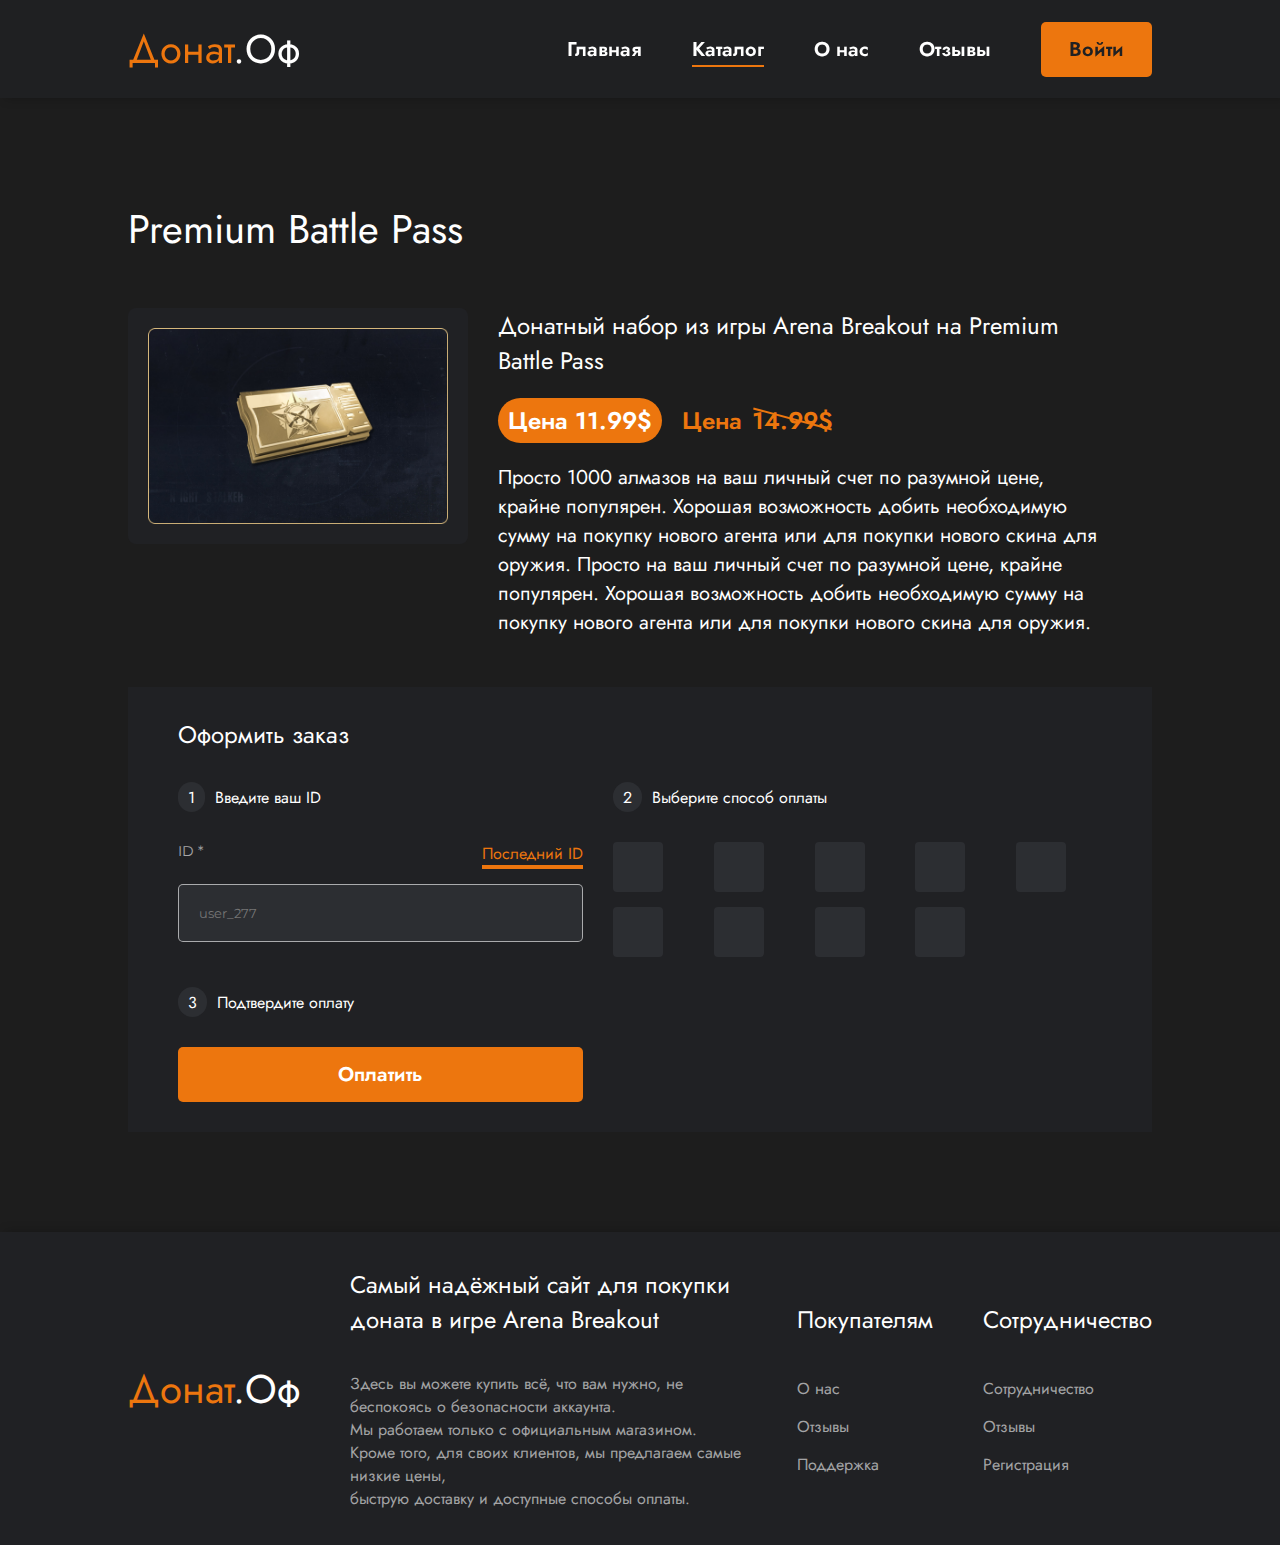
<file: item.html>
<!DOCTYPE html>
<html lang="en">

<head>
    <meta charset="UTF-8">
    <meta http-equiv="X-UA-Compatible" content="IE=edge">
    <meta name="viewport" content="width=device-width, initial-scale=1.0">
    <link rel="preconnect" href="https://fonts.googleapis.com">
    <link rel="preconnect" href="https://fonts.gstatic.com" crossorigin>
    <link href="https://fonts.googleapis.com/css2?family=Jost:ital,wght@0,400;0,600;0,700;0,800;1,500&display=swap"
        rel="stylesheet">
    <link rel="preconnect" href="https://fonts.googleapis.com">
    <link rel="preconnect" href="https://fonts.gstatic.com" crossorigin>
    <link href="https://fonts.googleapis.com/css2?family=Montserrat:wght@400;500;600&display=swap" rel="stylesheet">
    <link rel="stylesheet" href="css/style.css">
    <title>GameBuy</title>
</head>

<body>
    <header class="header">
        <div class="container">
            <div class="header__body">
                <div class="logo">
                    <a href="index.html"><span>Донат</span>.Оф</a>
                </div>
                <nav class="links">
                    <a class="link" href="index.html">
                        Главная
                    </a>
                    <a class="link" href="catalog.html">
                        Каталог
                        <span class="line"></span>
                    </a>
                    <a class="link" href="#">
                        О нас
                    </a>
                    <a class="link" href="reviews.html">
                        Отзывы
                    </a>
                    <a href="#"><button class="btn">Войти</button></a>
                </nav>
            </div>
        </div>
    </header>

    <main class="main__body mrtop">

        <section class="item">
            <div class="container">
                <div class="item__body">
                    <h1>Premium Battle Pass</h1>
                    <div class="item__header">
                        <div class="item__img_block">
                            <img src="img/catalog/catalog_box/item1.png" alt="#" class="item_img">
                        </div>
                        <div class="item__header__text">
                            <div class="item__header_title fonts24">
                                Донатный набор из игры Arena Breakout на Premium Battle Pass
                            </div>
                            <div class="product__item_price item__header_price">
                                <div class="product__item_price_discount">
                                    <h2 class="fonts24">Цена 11.99$</h2>
                                </div>
                                <div class="product__item_price">
                                    <h2 class="fonts24"><span class="product__item_text">Цена </span></h2>
                                    <div class="product__discont__line_block">
                                        <h2 class="fonts24"><span>14.99$</span></h2>
                                        <div class="product__discont_line line"></div>
                                    </div>
                                </div>
                            </div>
                            <p>Просто 1000 алмазов на ваш личный счет по разумной цене, крайне популярен. Хорошая
                                возможность добить необходимую сумму на покупку нового агента или для покупки нового
                                скина для оружия.
                                Просто на ваш личный счет по разумной цене, крайне популярен. Хорошая возможность добить
                                необходимую сумму на покупку нового агента или для покупки нового скина для оружия.</p>

                        </div>
                    </div>
                    <div class="order__body">
                        <p class="order_title fonts24">Оформить заказ</p>
                        <form class="order__content">
                            <div class="order__item">
                                <div class="order__item_title">
                                    <h3 class="order__item_numb">1</h3>
                                    <h3 class="">Введите ваш ID</h3>
                                </div>
                                <div class="modal__item">
                                    <div class="modal__item__text_block">
                                        <div class="modal__text">ID *</div>
                                        <div href="#" class="profile_collaboration_link">Последний ID</div>
                                    </div>
                                    <input type="text" class="modal__input" placeholder="user_277">
                                </div>
                            </div>
                            <div class="order__item" style="flex-basis:50%">
                                <div class="order__item_title">
                                    <h3 class="order__item_numb">2</h3>
                                    <h3 class="">Выберите способ оплаты</h3>
                                </div>
                                <div class="order__way">
                                    <div class="order__way__item">

                                    </div>
                                    <div class="order__way__item">
                                        
                                    </div>
                                    <div class="order__way__item">
                                        
                                    </div>
                                    <div class="order__way__item">
                                        
                                    </div>
                                    <div class="order__way__item">
                                        
                                    </div>
                                    <div class="order__way__item">
                                        
                                    </div>
                                    <div class="order__way__item">
                                        
                                    </div><div class="order__way__item">
                                        
                                    </div>
                                    <div class="order__way__item">
                                        
                                    </div>

                                </div>
                            </div>
                            <div class="order__item">
                                <div class="order__item_title">
                                    <h3 class="order__item_numb">3</h3>
                                    <h3 class="">Подтвердите оплату</h3>
                                </div>
                                <div class="order__item__button btn">Оплатить</div>
                            </div>
                        </form>
                    </div>
                </div>
            </div>
        </section>

    </main>

    <footer class="footer">
        <div class="container">
            <div class="footer__body">
                <div class="logo">
                    <a href="index.html"><span>Донат</span>.Оф</a>
                </div>
                <div class="footer__text__content">
                    <p class="footer__title">
                        Самый надёжный сайт для покупки доната в игре Arena Breakout
                    </p>

                    <p class="footer__text">
                        Здесь вы можете купить всё, что вам нужно, не беспокоясь о безопасности аккаунта.<br>
                        Мы работаем только с официальным магазином. <br>
                        Кроме того, для своих клиентов, мы предлагаем самые низкие цены, <br>
                        быструю доставку и доступные способы оплаты.
                    </p>


                </div>
                <div class="footer__navs">
                    <div class="footer__title">Покупателям</div>
                    <nav class="footer__nav">
                        <a href="#" class="footer__text">О нас</a>
                        <a href="#" class="footer__text">Отзывы</a>
                        <a href="#" class="footer__text">Поддержка</a>
                    </nav>
                </div>
                <div class="footer__navs">
                    <div class="footer__title">Сотрудничество</div>
                    <nav class="footer__nav">
                        <a href="#" class="footer__text">Сотрудничество</a>
                        <a href="#" class="footer__text">Отзывы</a>
                        <a href="#" class="footer__text">Регистрация</a>
                    </nav>
                </div>
            </div>
        </div>
    </footer>

</body>

</html>
</file>
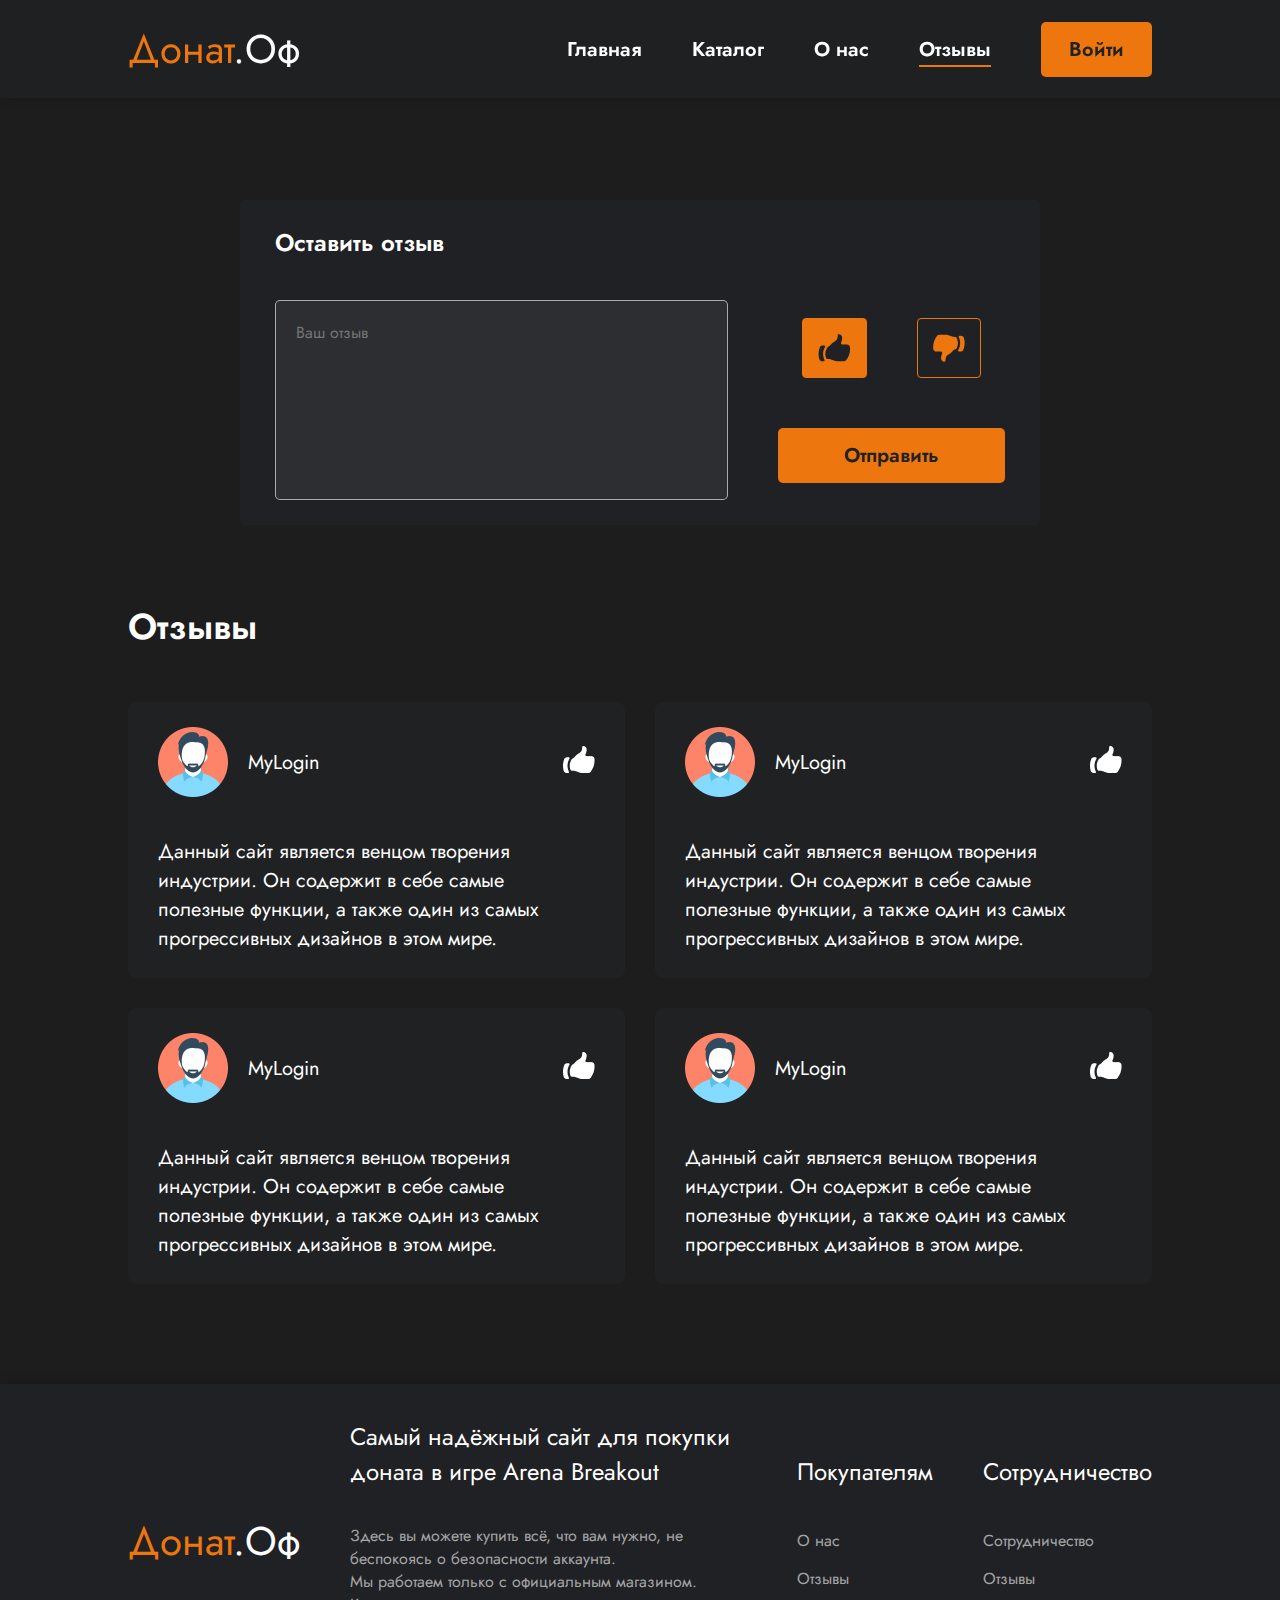
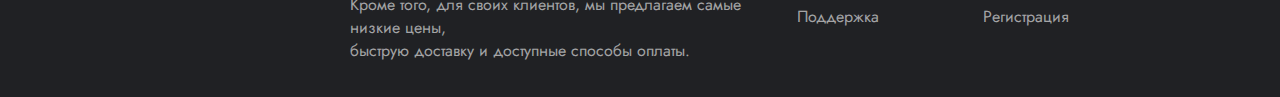
<file: reviews.html>
<!DOCTYPE html>
<html lang="en">

<head>
    <meta charset="UTF-8">
    <meta http-equiv="X-UA-Compatible" content="IE=edge">
    <meta name="viewport" content="width=device-width, initial-scale=1.0">
    <link rel="preconnect" href="https://fonts.googleapis.com">
    <link rel="preconnect" href="https://fonts.gstatic.com" crossorigin>
    <link href="https://fonts.googleapis.com/css2?family=Jost:ital,wght@0,400;0,600;0,700;0,800;1,500&display=swap"
        rel="stylesheet">
    <link rel="preconnect" href="https://fonts.googleapis.com">
    <link rel="preconnect" href="https://fonts.gstatic.com" crossorigin>
    <link href="https://fonts.googleapis.com/css2?family=Montserrat:wght@400;500;600&display=swap" rel="stylesheet">
    <link rel="stylesheet" href="css/style.css">
    <title>GameBuy</title>
</head>

<body>
    <header class="header">
        <div class="container">
            <div class="header__body">
                <div class="header__left">
                    <div class="burger__menu">
                        <div class="burger__menu__img">
                            <svg width="29" height="18" viewBox="0 0 29 18" fill="none"
                                xmlns="http://www.w3.org/2000/svg">
                                <path fill-rule="evenodd" clip-rule="evenodd"
                                    d="M0 1.125C0 0.826631 0.127306 0.540483 0.353913 0.329505C0.580519 0.118526 0.887863 0 1.20833 0H27.7917C28.1121 0 28.4195 0.118526 28.6461 0.329505C28.8727 0.540483 29 0.826631 29 1.125C29 1.42337 28.8727 1.70952 28.6461 1.9205C28.4195 2.13147 28.1121 2.25 27.7917 2.25H1.20833C0.887863 2.25 0.580519 2.13147 0.353913 1.9205C0.127306 1.70952 0 1.42337 0 1.125ZM0 9C0 8.70163 0.127306 8.41548 0.353913 8.20451C0.580519 7.99353 0.887863 7.875 1.20833 7.875H27.7917C28.1121 7.875 28.4195 7.99353 28.6461 8.20451C28.8727 8.41548 29 8.70163 29 9C29 9.29837 28.8727 9.58452 28.6461 9.79549C28.4195 10.0065 28.1121 10.125 27.7917 10.125H1.20833C0.887863 10.125 0.580519 10.0065 0.353913 9.79549C0.127306 9.58452 0 9.29837 0 9ZM0 16.875C0 16.5766 0.127306 16.2905 0.353913 16.0795C0.580519 15.8685 0.887863 15.75 1.20833 15.75H27.7917C28.1121 15.75 28.4195 15.8685 28.6461 16.0795C28.8727 16.2905 29 16.5766 29 16.875C29 17.1734 28.8727 17.4595 28.6461 17.6705C28.4195 17.8815 28.1121 18 27.7917 18H1.20833C0.887863 18 0.580519 17.8815 0.353913 17.6705C0.127306 17.4595 0 17.1734 0 16.875Z"
                                    fill="white" />
                            </svg>
                        </div>

                        <div class="burger__accordion">
                            <div class="container">
                                <nav class="burger__accordion__body">
                                    <a href="catalog.html" class="burger__link">
                                        <div class="burger__img">
                                            <svg width="18" height="18" viewBox="0 0 18 18" fill="none"
                                                xmlns="http://www.w3.org/2000/svg">
                                                <path fill-rule="evenodd" clip-rule="evenodd"
                                                    d="M0 3C0 2.20435 0.316071 1.44129 0.87868 0.87868C1.44129 0.316071 2.20435 0 3 0H5.25C6.04565 0 6.80871 0.316071 7.37132 0.87868C7.93393 1.44129 8.25 2.20435 8.25 3V5.25C8.25 6.04565 7.93393 6.80871 7.37132 7.37132C6.80871 7.93393 6.04565 8.25 5.25 8.25H3C2.20435 8.25 1.44129 7.93393 0.87868 7.37132C0.316071 6.80871 0 6.04565 0 5.25V3ZM9.75 3C9.75 2.20435 10.0661 1.44129 10.6287 0.87868C11.1913 0.316071 11.9544 0 12.75 0H15C15.7956 0 16.5587 0.316071 17.1213 0.87868C17.6839 1.44129 18 2.20435 18 3V5.25C18 6.04565 17.6839 6.80871 17.1213 7.37132C16.5587 7.93393 15.7956 8.25 15 8.25H12.75C11.9544 8.25 11.1913 7.93393 10.6287 7.37132C10.0661 6.80871 9.75 6.04565 9.75 5.25V3ZM0 12.75C0 11.9544 0.316071 11.1913 0.87868 10.6287C1.44129 10.0661 2.20435 9.75 3 9.75H5.25C6.04565 9.75 6.80871 10.0661 7.37132 10.6287C7.93393 11.1913 8.25 11.9544 8.25 12.75V15C8.25 15.7956 7.93393 16.5587 7.37132 17.1213C6.80871 17.6839 6.04565 18 5.25 18H3C2.20435 18 1.44129 17.6839 0.87868 17.1213C0.316071 16.5587 0 15.7956 0 15V12.75ZM9.75 12.75C9.75 11.9544 10.0661 11.1913 10.6287 10.6287C11.1913 10.0661 11.9544 9.75 12.75 9.75H15C15.7956 9.75 16.5587 10.0661 17.1213 10.6287C17.6839 11.1913 18 11.9544 18 12.75V15C18 15.7956 17.6839 16.5587 17.1213 17.1213C16.5587 17.6839 15.7956 18 15 18H12.75C11.9544 18 11.1913 17.6839 10.6287 17.1213C10.0661 16.5587 9.75 15.7956 9.75 15V12.75Z"
                                                    fill="white" />
                                            </svg>
                                        </div>
                                        <p class="banner__text burger__link_text">Каталог</p>

                                    </a>

                                    <a href="about.html" class="burger__link">
                                        <div class="burger__img">
                                            <svg width="20" height="20" viewBox="0 0 20 20" fill="none"
                                                xmlns="http://www.w3.org/2000/svg">
                                                <path fill-rule="evenodd" clip-rule="evenodd"
                                                    d="M8.788 1.21009C9.236 0.133094 10.764 0.133094 11.212 1.21009L13.294 6.21709L18.698 6.65009C19.862 6.74309 20.334 8.19509 19.447 8.95509L15.33 12.4821L16.587 17.7551C16.858 18.8911 15.623 19.7881 14.627 19.1801L10 16.3541L5.373 19.1801C4.377 19.7881 3.142 18.8901 3.413 17.7551L4.67 12.4821L0.553003 8.95509C-0.333998 8.19509 0.138003 6.74309 1.302 6.65009L6.706 6.21709L8.788 1.21009Z"
                                                    fill="white" />
                                            </svg>

                                        </div>
                                        <p class="banner__text burger__link_text">О нас</p>

                                    </a>
                                    <a href="reviews.html" class="burger__link">
                                        <div class="burger__img">
                                            <svg width="20" height="19" viewBox="0 0 20 19" fill="none"
                                                xmlns="http://www.w3.org/2000/svg">
                                                <path fill-rule="evenodd" clip-rule="evenodd"
                                                    d="M2.804 18.644C3.1987 18.715 3.59897 18.7505 4 18.75C5.26747 18.7517 6.50959 18.395 7.583 17.721C8.357 17.903 9.167 18 10 18C15.322 18 19.75 14.03 19.75 9C19.75 3.97 15.322 0 10 0C4.678 0 0.25 3.97 0.25 9C0.25 11.409 1.275 13.587 2.924 15.192C3.156 15.418 3.201 15.62 3.178 15.735C3.05442 16.3571 2.77426 16.9373 2.364 17.421C2.27883 17.5215 2.22165 17.6428 2.19823 17.7724C2.17481 17.9021 2.18596 18.0357 2.23057 18.1597C2.27518 18.2836 2.35167 18.3937 2.45233 18.4787C2.553 18.5638 2.67429 18.6208 2.804 18.644ZM6.25 7.875C5.95163 7.875 5.66548 7.99353 5.4545 8.2045C5.24353 8.41548 5.125 8.70163 5.125 9C5.125 9.29837 5.24353 9.58452 5.4545 9.7955C5.66548 10.0065 5.95163 10.125 6.25 10.125C6.54837 10.125 6.83452 10.0065 7.0455 9.7955C7.25647 9.58452 7.375 9.29837 7.375 9C7.375 8.70163 7.25647 8.41548 7.0455 8.2045C6.83452 7.99353 6.54837 7.875 6.25 7.875ZM8.875 9C8.875 8.70163 8.99353 8.41548 9.2045 8.2045C9.41548 7.99353 9.70163 7.875 10 7.875C10.2984 7.875 10.5845 7.99353 10.7955 8.2045C11.0065 8.41548 11.125 8.70163 11.125 9C11.125 9.29837 11.0065 9.58452 10.7955 9.7955C10.5845 10.0065 10.2984 10.125 10 10.125C9.70163 10.125 9.41548 10.0065 9.2045 9.7955C8.99353 9.58452 8.875 9.29837 8.875 9ZM13.75 7.875C13.4516 7.875 13.1655 7.99353 12.9545 8.2045C12.7435 8.41548 12.625 8.70163 12.625 9C12.625 9.29837 12.7435 9.58452 12.9545 9.7955C13.1655 10.0065 13.4516 10.125 13.75 10.125C14.0484 10.125 14.3345 10.0065 14.5455 9.7955C14.7565 9.58452 14.875 9.29837 14.875 9C14.875 8.70163 14.7565 8.41548 14.5455 8.2045C14.3345 7.99353 14.0484 7.875 13.75 7.875Z"
                                                    fill="#ED760E" />
                                            </svg>
                                        </div>
                                        <p class="banner__text burger__link_text"><span>Отзывы</span></p>

                                    </a>

                                </nav>
                            </div>
                        </div>
                    </div>
                    <div class="logo">
                        <a href="index.html"><span>Донат</span>.Оф</a>
                    </div>
                </div>
                <nav class="links">
                    <a class="link" href="index.html">
                        Главная
                    </a>
                    <a class="link" href="catalog.html">
                        Каталог
                    </a>
                    <a class="link" href="about.html">
                        О нас
                    </a>
                    <a class="link" href="reviews.html">
                        Отзывы
                        <span class="line"></span>
                    </a>
                    <a href="#"><button class="btn">Войти</button></a>
                </nav>
            </div>
        </div>
    </header>

    <main class="main__body mrtop">
        <section class="reviews__form">
            <div class="container">
                <div class="reviews__form_body">
                    <h2 class="fonts24">Оставить отзыв</h2>
                    <form class="reviews__form_content">
                        <textarea class="reviews__form_textarea" name="" id="" cols="30" rows="10"
                            placeholder="Ваш отзыв"></textarea>
                        <div class="reviews__form_buttons">
                            <div class="reviews__form_estimation">
                                <label class="reviews__form_like" for="like">
                                    <input type="radio" name="like" class="reviews__form-checkbox" id="like" checked>
                                    <svg width="33" height="28" viewBox="0 0 33 28" fill="none"
                                        xmlns="http://www.w3.org/2000/svg">
                                        <path
                                            d="M9.5608 25.0358C8.9233 25.0358 8.3308 24.6818 8.0983 24.0878C7.58341 22.7772 7.31983 21.3814 7.3213 19.9733C7.3213 17.3483 8.2198 14.9363 9.7243 13.0223C9.9508 12.7343 10.2838 12.5588 10.6243 12.4268C11.3338 12.1523 11.9593 11.6558 12.4423 11.0408C13.6067 9.55522 15.0684 8.32908 16.7338 7.44077C17.8183 6.86477 18.7588 6.00677 19.2133 4.86827C19.5325 4.07064 19.6964 3.21939 19.6963 2.36027V1.41077C19.6963 1.1124 19.8148 0.82625 20.0258 0.615271C20.2368 0.404293 20.5229 0.285767 20.8213 0.285767C21.7164 0.285767 22.5749 0.641346 23.2078 1.27428C23.8407 1.90722 24.1963 2.76566 24.1963 3.66077C24.1963 5.38877 23.8063 7.02527 23.1118 8.48777C22.7128 9.32477 23.2723 10.4108 24.1993 10.4108H28.8883C30.4273 10.4108 31.8058 11.4518 31.9693 12.9833C32.0368 13.6163 32.0713 14.2583 32.0713 14.9108C32.0775 19.0153 30.6749 22.9976 28.0978 26.1923C27.5158 26.9153 26.6173 27.2858 25.6903 27.2858H19.6663C18.9418 27.2858 18.2203 27.1688 17.5318 26.9408L12.8608 25.3808C12.1725 25.1518 11.4517 25.0353 10.7263 25.0358H9.5608ZM1.81781 13.3763C0.991185 15.4773 0.568292 17.7154 0.571305 19.9733C0.569411 21.7557 0.832279 23.5286 1.3513 25.2338C1.7413 26.5088 2.9773 27.2858 4.3108 27.2858H5.6713C6.3388 27.2858 6.7513 26.5388 6.4558 25.9388C5.54101 24.0834 5.06671 22.0419 5.0698 19.9733C5.0698 17.4113 5.7838 15.0158 7.0228 12.9743C7.3903 12.3698 6.9808 11.5358 6.2728 11.5358H4.69631C3.44831 11.5358 2.27681 12.2153 1.81781 13.3763Z"
                                            fill="#ED760E" />
                                    </svg>
                                </label>
                                <label class="reviews__form_like" for="unlike">
                                    <input type="radio" name="like" class="reviews__form-checkbox" id="unlike">
                                    <svg width="32" height="28" viewBox="0 0 32 28" fill="none"
                                        xmlns="http://www.w3.org/2000/svg">
                                        <path
                                            d="M21.5115 2.91663H23.064C24.2759 4.7524 24.9202 6.90444 24.9165 9.10413C24.9202 11.3038 24.2759 13.4559 23.064 15.2916H22.842C21.633 15.2916 20.541 15.9606 19.7955 16.9116C18.6312 18.3972 17.1695 19.6234 15.504 20.5116C14.4195 21.0876 13.479 21.9456 13.0245 23.0841C12.7053 23.8818 12.5414 24.733 12.5415 25.5921V26.5416C12.5415 26.84 12.423 27.1261 12.212 27.3371C12.001 27.5481 11.7149 27.6666 11.4165 27.6666C10.5214 27.6666 9.66295 27.311 9.03002 26.6781C8.39708 26.0452 8.0415 25.1867 8.0415 24.2916C8.0415 22.5636 8.4315 20.9271 9.126 19.4646C9.5265 18.6276 8.9655 17.5416 8.0385 17.5416H3.3495C1.8105 17.5416 0.432004 16.5006 0.268504 14.9691C0.200436 14.3289 0.166388 13.6855 0.166504 13.0416C0.166504 8.76963 1.6545 4.84563 4.14 1.76013C4.722 1.03713 5.6205 0.666627 6.5475 0.666627H12.5715C13.2969 0.666184 14.0177 0.782678 14.706 1.01163L19.377 2.57163C20.0653 2.80058 20.7861 2.91707 21.5115 2.91663ZM30.42 15.7011C31.224 13.6581 31.6665 11.4336 31.6665 9.10413C31.6665 7.27413 31.3935 5.50713 30.8865 3.84363C30.4965 2.56863 29.2605 1.79163 27.927 1.79163H26.5665C25.899 1.79163 25.4865 2.53863 25.782 3.13863C26.6685 4.93863 27.168 6.96363 27.168 9.10413C27.1721 11.5722 26.4964 13.9937 25.215 16.1031C24.8475 16.7076 25.257 17.5416 25.965 17.5416H27.5445C28.7925 17.5416 29.961 16.8621 30.42 15.7011Z"
                                            fill="#ED760E" />
                                    </svg>
                                </label>
                            </div>
                            <div class="reviews__form_button">
                                <button class="reviews__form_submit btn">Отправить</button>
                            </div>
                        </div>
                    </form>
                </div>
            </div>
        </section>
        <section class="reviews">
            <div class="container">
                <div class="reviews__body">
                    <h2>Отзывы</h2>
                    <div class="reviews__items">
                        <div class="reviews__item item">
                            <div class="review__header">
                                <div class="review__profile">
                                    <img class="review__profile__img" src="img/profile/profile_icon.png" alt="#">
                                    <p>MyLogin</p>
                                </div>
                                <div class="img"><img src="img/like.png" alt="#"></div>
                            </div>
                            <p>
                                Данный сайт является венцом творения индустрии. Он содержит в себе самые
                                полезные функции, а также один из самых прогрессивных дизайнов в этом мире.
                            </p>
                        </div>
                        <div class="reviews__item item">
                            <div class="review__header">
                                <div class="review__profile">
                                    <img class="review__profile__img" src="img/profile/profile_icon.png" alt="#">
                                    <p>MyLogin</p>
                                </div>
                                <div class="img"><img src="img/like.png" alt="#"></div>
                            </div>
                            <p>
                                Данный сайт является венцом творения индустрии. Он содержит в себе самые
                                полезные функции, а также один из самых прогрессивных дизайнов в этом мире.
                            </p>
                        </div>
                        <div class="reviews__item item">
                            <div class="review__header">
                                <div class="review__profile">
                                    <img class="review__profile__img" src="img/profile/profile_icon.png" alt="#">
                                    <p>MyLogin</p>
                                </div>
                                <div class="img"><img src="img/like.png" alt="#"></div>
                            </div>
                            <p>
                                Данный сайт является венцом творения индустрии. Он содержит в себе самые
                                полезные функции, а также один из самых прогрессивных дизайнов в этом мире.
                            </p>
                        </div>
                        <div class="reviews__item item">
                            <div class="review__header">
                                <div class="review__profile">
                                    <img class="review__profile__img" src="img/profile/profile_icon.png" alt="#">
                                    <p>MyLogin</p>
                                </div>
                                <div class="img"><img src="img/like.png" alt="#"></div>
                            </div>
                            <p>
                                Данный сайт является венцом творения индустрии. Он содержит в себе самые
                                полезные функции, а также один из самых прогрессивных дизайнов в этом мире.
                            </p>
                        </div>
                    </div>
                </div>
            </div>
        </section>
    </main>

    <footer class="footer">
        <div class="container">
            <div class="footer__body">
                <div class="logo">
                    <a href="index.html"><span>Донат</span>.Оф</a>
                </div>
                <div class="footer__text__content">
                    <p class="footer__title">
                        Самый надёжный сайт для покупки доната в игре Arena Breakout
                    </p>

                    <p class="footer__text">
                        Здесь вы можете купить всё, что вам нужно, не беспокоясь о безопасности аккаунта.<br>
                        Мы работаем только с официальным магазином. <br>
                        Кроме того, для своих клиентов, мы предлагаем самые низкие цены, <br>
                        быструю доставку и доступные способы оплаты.
                    </p>


                </div>
                <div class="footer__navs">
                    <div class="footer__title">Покупателям</div>
                    <nav class="footer__nav">
                        <a href="#" class="footer__text">О нас</a>
                        <a href="#" class="footer__text">Отзывы</a>
                        <a href="#" class="footer__text">Поддержка</a>
                    </nav>
                </div>
                <div class="footer__navs">
                    <div class="footer__title">Сотрудничество</div>
                    <nav class="footer__nav">
                        <a href="#" class="footer__text">Сотрудничество</a>
                        <a href="#" class="footer__text">Отзывы</a>
                        <a href="#" class="footer__text">Регистрация</a>
                    </nav>
                </div>
            </div>
        </div>
    </footer>
</body>

</html>
</file>
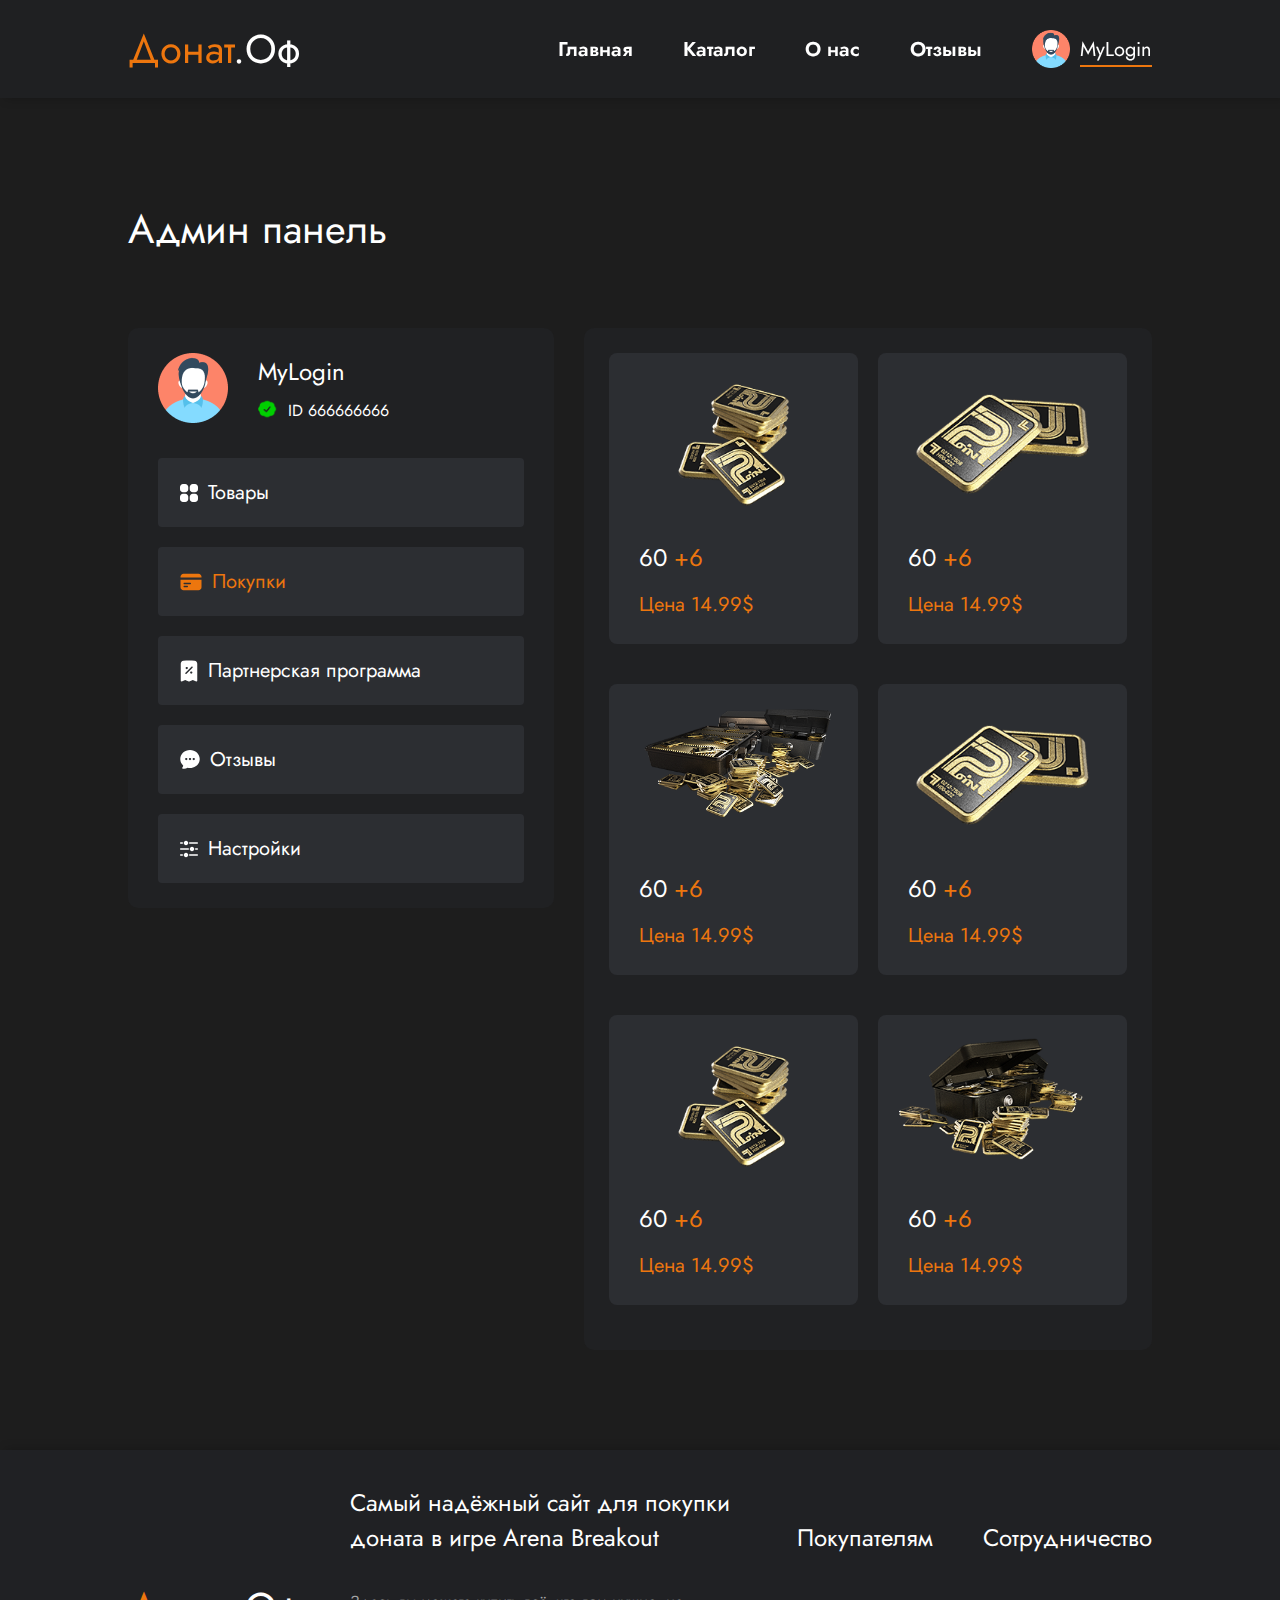
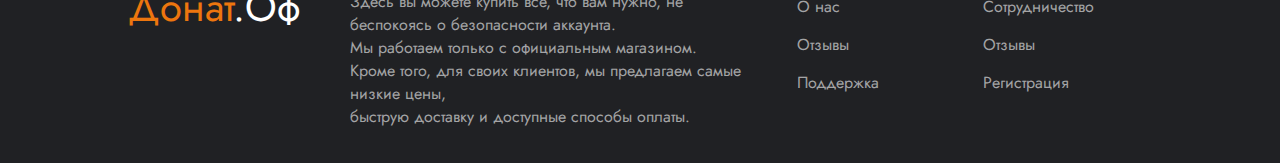
<file: admin/admin_buy.html>
<!DOCTYPE html>
<html lang="en">

<head>
    <meta charset="UTF-8">
    <meta http-equiv="X-UA-Compatible" content="IE=edge">
    <meta name="viewport" content="width=device-width, initial-scale=1.0">
    <link rel="preconnect" href="https://fonts.googleapis.com">
    <link rel="preconnect" href="https://fonts.gstatic.com" crossorigin>
    <link href="https://fonts.googleapis.com/css2?family=Jost:ital,wght@0,400;0,600;0,700;0,800;1,500&display=swap"
        rel="stylesheet">
    <link rel="preconnect" href="https://fonts.googleapis.com">
    <link rel="preconnect" href="https://fonts.gstatic.com" crossorigin>
    <link href="https://fonts.googleapis.com/css2?family=Montserrat:wght@400;500;600&display=swap" rel="stylesheet">
    <link rel="stylesheet" href="../css/style.css">
    <title>GameBuy</title>
</head>

<body>

    <header class="header">
        <div class="container">
            <div class="header__body">
                <div class="logo">
                    <a href="../index.html"><span>Донат</span>.Оф</a>
                </div>
                <nav class="links">
                    <a class="link" href="../index.html">
                        Главная
                    </a>
                    <a class="link" href="../catalog.html">
                        Каталог
                    </a>
                    <a class="link" href="#">
                        О нас
                    </a>
                    <a class="link" href="../reviews.html">
                        Отзывы
                    </a>
                    <div class="profile__header">
                        <img class="profile__icon__img" src="../img/profile/profile_icon.png" alt="#">
                        <div class="profile__header__content">
                            <p class="profile__header__title">MyLogin</p>
                            <span class="line"></span>
                        </div>
                    </div>
                </nav>
            </div>
        </div>
    </header>

    <main class="main__body mrtop">
        <section class="profile">
            <div class="container">
                <div class="profile__body">
                    <h1>Админ панель</h1>
                    <div class="profile__content">
                        <div class="profile__info__nav">
                            <div class="profile__info_block">
                                <img class="review__profile__img" src="../img/profile/profile_icon.png" alt="#">
                                <div class="profile__info">
                                    <p class="profile__text">MyLogin</p>
                                    <div class="profile__id__block">
                                        <img class="checkmark__img" src="../img/profile/checkmark.png" alt="#">
                                        <h3>ID 666666666</h3>
                                    </div>
                                </div>
                            </div>
                            <nav class="profile__nav__items">
                                <a href="admin_items.html" class="profile__nav__item">
                                    <svg width="18" height="18" viewBox="0 0 18 18" fill="none"
                                        xmlns="http://www.w3.org/2000/svg">
                                        <path fill-rule="evenodd" clip-rule="evenodd"
                                            d="M0 3C0 2.20435 0.316071 1.44129 0.87868 0.87868C1.44129 0.316071 2.20435 0 3 0H5.25C6.04565 0 6.80871 0.316071 7.37132 0.87868C7.93393 1.44129 8.25 2.20435 8.25 3V5.25C8.25 6.04565 7.93393 6.80871 7.37132 7.37132C6.80871 7.93393 6.04565 8.25 5.25 8.25H3C2.20435 8.25 1.44129 7.93393 0.87868 7.37132C0.316071 6.80871 0 6.04565 0 5.25V3ZM9.75 3C9.75 2.20435 10.0661 1.44129 10.6287 0.87868C11.1913 0.316071 11.9544 0 12.75 0H15C15.7956 0 16.5587 0.316071 17.1213 0.87868C17.6839 1.44129 18 2.20435 18 3V5.25C18 6.04565 17.6839 6.80871 17.1213 7.37132C16.5587 7.93393 15.7956 8.25 15 8.25H12.75C11.9544 8.25 11.1913 7.93393 10.6287 7.37132C10.0661 6.80871 9.75 6.04565 9.75 5.25V3ZM0 12.75C0 11.9544 0.316071 11.1913 0.87868 10.6287C1.44129 10.0661 2.20435 9.75 3 9.75H5.25C6.04565 9.75 6.80871 10.0661 7.37132 10.6287C7.93393 11.1913 8.25 11.9544 8.25 12.75V15C8.25 15.7956 7.93393 16.5587 7.37132 17.1213C6.80871 17.6839 6.04565 18 5.25 18H3C2.20435 18 1.44129 17.6839 0.87868 17.1213C0.316071 16.5587 0 15.7956 0 15V12.75ZM9.75 12.75C9.75 11.9544 10.0661 11.1913 10.6287 10.6287C11.1913 10.0661 11.9544 9.75 12.75 9.75H15C15.7956 9.75 16.5587 10.0661 17.1213 10.6287C17.6839 11.1913 18 11.9544 18 12.75V15C18 15.7956 17.6839 16.5587 17.1213 17.1213C16.5587 17.6839 15.7956 18 15 18H12.75C11.9544 18 11.1913 17.6839 10.6287 17.1213C10.0661 16.5587 9.75 15.7956 9.75 15V12.75Z"
                                            fill="white" />
                                    </svg>
                                    <p>Товары</p>
                                </a>
                                <a href="admin_buy.html" class="profile__nav__item">
                                    <svg width="22" height="18" viewBox="0 0 22 18" fill="none"
                                        xmlns="http://www.w3.org/2000/svg">
                                        <path
                                            d="M3.5 0.75C2.70435 0.75 1.94129 1.06607 1.37868 1.62868C0.816071 2.19129 0.5 2.95435 0.5 3.75V4.5H21.5V3.75C21.5 2.95435 21.1839 2.19129 20.6213 1.62868C20.0587 1.06607 19.2956 0.75 18.5 0.75H3.5Z"
                                            fill="#ED760E" />
                                        <path fill-rule="evenodd" clip-rule="evenodd"
                                            d="M21.5 6.75H0.5V14.25C0.5 15.0456 0.816071 15.8087 1.37868 16.3713C1.94129 16.9339 2.70435 17.25 3.5 17.25H18.5C19.2956 17.25 20.0587 16.9339 20.6213 16.3713C21.1839 15.8087 21.5 15.0456 21.5 14.25V6.75ZM3.5 10.5C3.5 10.3011 3.57902 10.1103 3.71967 9.96967C3.86032 9.82902 4.05109 9.75 4.25 9.75H10.25C10.4489 9.75 10.6397 9.82902 10.7803 9.96967C10.921 10.1103 11 10.3011 11 10.5C11 10.6989 10.921 10.8897 10.7803 11.0303C10.6397 11.171 10.4489 11.25 10.25 11.25H4.25C4.05109 11.25 3.86032 11.171 3.71967 11.0303C3.57902 10.8897 3.5 10.6989 3.5 10.5ZM4.25 12.75C4.05109 12.75 3.86032 12.829 3.71967 12.9697C3.57902 13.1103 3.5 13.3011 3.5 13.5C3.5 13.6989 3.57902 13.8897 3.71967 14.0303C3.86032 14.171 4.05109 14.25 4.25 14.25H7.25C7.44891 14.25 7.63968 14.171 7.78033 14.0303C7.92098 13.8897 8 13.6989 8 13.5C8 13.3011 7.92098 13.1103 7.78033 12.9697C7.63968 12.829 7.44891 12.75 7.25 12.75H4.25Z"
                                            fill="#ED760E" />
                                    </svg>
                                    <p><span>Покупки</span></p>
                                </a>
                                <a href="admin_collab_unused.html" class="profile__nav__item">
                                    <svg width="18" height="22" viewBox="0 0 18 22" fill="none"
                                        xmlns="http://www.w3.org/2000/svg">
                                        <path fill-rule="evenodd" clip-rule="evenodd"
                                            d="M9 0.500002C7.079 0.500002 5.184 0.611002 3.32 0.827002C1.823 1.001 0.75 2.287 0.75 3.757V20.75C0.750029 20.8726 0.780107 20.9933 0.837604 21.1016C0.8951 21.2099 0.97826 21.3024 1.0798 21.3711C1.18135 21.4397 1.29818 21.4825 1.42008 21.4956C1.54197 21.5086 1.66521 21.4916 1.779 21.446L5.25 20.058L8.722 21.446C8.90049 21.5172 9.09951 21.5172 9.278 21.446L12.75 20.058L16.221 21.446C16.3348 21.4916 16.458 21.5086 16.5799 21.4956C16.7018 21.4825 16.8186 21.4397 16.9202 21.3711C17.0217 21.3024 17.1049 21.2099 17.1624 21.1016C17.2199 20.9933 17.25 20.8726 17.25 20.75V3.757C17.25 2.287 16.177 1.001 14.68 0.827002C12.7945 0.608653 10.8981 0.499471 9 0.500002ZM12.53 7.78C12.6625 7.63783 12.7346 7.44978 12.7312 7.25548C12.7277 7.06118 12.649 6.87579 12.5116 6.73838C12.3742 6.60097 12.1888 6.52225 11.9945 6.51883C11.8002 6.5154 11.6122 6.58752 11.47 6.72L5.47 12.72C5.39631 12.7887 5.33721 12.8715 5.29622 12.9635C5.25523 13.0555 5.23318 13.1548 5.23141 13.2555C5.22963 13.3562 5.24816 13.4562 5.28588 13.5496C5.3236 13.643 5.37974 13.7278 5.45096 13.799C5.52218 13.8703 5.60701 13.9264 5.7004 13.9641C5.79379 14.0018 5.89382 14.0204 5.99452 14.0186C6.09522 14.0168 6.19454 13.9948 6.28654 13.9538C6.37854 13.9128 6.46134 13.8537 6.53 13.78L12.53 7.78ZM5.625 8C5.625 7.70163 5.74353 7.41549 5.9545 7.20451C6.16548 6.99353 6.45163 6.875 6.75 6.875C7.04837 6.875 7.33452 6.99353 7.5455 7.20451C7.75647 7.41549 7.875 7.70163 7.875 8C7.875 8.29837 7.75647 8.58452 7.5455 8.7955C7.33452 9.00648 7.04837 9.125 6.75 9.125C6.45163 9.125 6.16548 9.00648 5.9545 8.7955C5.74353 8.58452 5.625 8.29837 5.625 8ZM11.25 11.375C10.9516 11.375 10.6655 11.4935 10.4545 11.7045C10.2435 11.9155 10.125 12.2016 10.125 12.5C10.125 12.7984 10.2435 13.0845 10.4545 13.2955C10.6655 13.5065 10.9516 13.625 11.25 13.625C11.5484 13.625 11.8345 13.5065 12.0455 13.2955C12.2565 13.0845 12.375 12.7984 12.375 12.5C12.375 12.2016 12.2565 11.9155 12.0455 11.7045C11.8345 11.4935 11.5484 11.375 11.25 11.375Z"
                                            fill="white" />
                                    </svg>

                                    <p>Партнерская программа</p>
                                </a>
                                <a href="admin_reviews.html" class="profile__nav__item">
                                    <svg width="20" height="19" viewBox="0 0 20 19" fill="none"
                                        xmlns="http://www.w3.org/2000/svg">
                                        <path fill-rule="evenodd" clip-rule="evenodd"
                                            d="M2.804 18.644C3.1987 18.715 3.59897 18.7505 4 18.75C5.26747 18.7517 6.50959 18.395 7.583 17.721C8.357 17.903 9.167 18 10 18C15.322 18 19.75 14.03 19.75 9C19.75 3.97 15.322 0 10 0C4.678 0 0.25 3.97 0.25 9C0.25 11.409 1.275 13.587 2.924 15.192C3.156 15.418 3.201 15.62 3.178 15.735C3.05442 16.3571 2.77426 16.9373 2.364 17.421C2.27883 17.5215 2.22165 17.6428 2.19823 17.7724C2.17481 17.9021 2.18596 18.0357 2.23057 18.1597C2.27518 18.2836 2.35167 18.3937 2.45233 18.4787C2.553 18.5638 2.67429 18.6208 2.804 18.644ZM6.25 7.875C5.95163 7.875 5.66548 7.99353 5.4545 8.2045C5.24353 8.41548 5.125 8.70163 5.125 9C5.125 9.29837 5.24353 9.58452 5.4545 9.7955C5.66548 10.0065 5.95163 10.125 6.25 10.125C6.54837 10.125 6.83452 10.0065 7.0455 9.7955C7.25647 9.58452 7.375 9.29837 7.375 9C7.375 8.70163 7.25647 8.41548 7.0455 8.2045C6.83452 7.99353 6.54837 7.875 6.25 7.875ZM8.875 9C8.875 8.70163 8.99353 8.41548 9.2045 8.2045C9.41548 7.99353 9.70163 7.875 10 7.875C10.2984 7.875 10.5845 7.99353 10.7955 8.2045C11.0065 8.41548 11.125 8.70163 11.125 9C11.125 9.29837 11.0065 9.58452 10.7955 9.7955C10.5845 10.0065 10.2984 10.125 10 10.125C9.70163 10.125 9.41548 10.0065 9.2045 9.7955C8.99353 9.58452 8.875 9.29837 8.875 9ZM13.75 7.875C13.4516 7.875 13.1655 7.99353 12.9545 8.2045C12.7435 8.41548 12.625 8.70163 12.625 9C12.625 9.29837 12.7435 9.58452 12.9545 9.7955C13.1655 10.0065 13.4516 10.125 13.75 10.125C14.0484 10.125 14.3345 10.0065 14.5455 9.7955C14.7565 9.58452 14.875 9.29837 14.875 9C14.875 8.70163 14.7565 8.41548 14.5455 8.2045C14.3345 7.99353 14.0484 7.875 13.75 7.875Z"
                                            fill="white" />
                                    </svg>

                                    <p>Отзывы</p>
                                </a>
                                <a href="admin_settings.html" class="profile__nav__item">
                                    <svg width="18" height="18" viewBox="0 0 18 18" fill="none"
                                        xmlns="http://www.w3.org/2000/svg">
                                        <path
                                            d="M15.75 9.75H17.25C17.4489 9.75 17.6397 9.67098 17.7803 9.53033C17.921 9.38968 18 9.19891 18 9C18 8.80109 17.921 8.61032 17.7803 8.46967C17.6397 8.32902 17.4489 8.25 17.25 8.25H15.75C15.5511 8.25 15.3603 8.32902 15.2197 8.46967C15.079 8.61032 15 8.80109 15 9C15 9.19891 15.079 9.38968 15.2197 9.53033C15.3603 9.67098 15.5511 9.75 15.75 9.75ZM9 3C9 2.80109 9.07902 2.61032 9.21967 2.46967C9.36032 2.32902 9.55109 2.25 9.75 2.25H17.25C17.4489 2.25 17.6397 2.32902 17.7803 2.46967C17.921 2.61032 18 2.80109 18 3C18 3.19891 17.921 3.38968 17.7803 3.53033C17.6397 3.67098 17.4489 3.75 17.25 3.75H9.75C9.55109 3.75 9.36032 3.67098 9.21967 3.53033C9.07902 3.38968 9 3.19891 9 3ZM9 15C9 14.8011 9.07902 14.6103 9.21967 14.4697C9.36032 14.329 9.55109 14.25 9.75 14.25H17.25C17.4489 14.25 17.6397 14.329 17.7803 14.4697C17.921 14.6103 18 14.8011 18 15C18 15.1989 17.921 15.3897 17.7803 15.5303C17.6397 15.671 17.4489 15.75 17.25 15.75H9.75C9.55109 15.75 9.36032 15.671 9.21967 15.5303C9.07902 15.3897 9 15.1989 9 15ZM0.75 3.75H2.25C2.44891 3.75 2.63968 3.67098 2.78033 3.53033C2.92098 3.38968 3 3.19891 3 3C3 2.80109 2.92098 2.61032 2.78033 2.46967C2.63968 2.32902 2.44891 2.25 2.25 2.25H0.75C0.551088 2.25 0.360322 2.32902 0.21967 2.46967C0.0790175 2.61032 0 2.80109 0 3C0 3.19891 0.0790175 3.38968 0.21967 3.53033C0.360322 3.67098 0.551088 3.75 0.75 3.75ZM2.25 15.75H0.75C0.551088 15.75 0.360322 15.671 0.21967 15.5303C0.0790175 15.3897 0 15.1989 0 15C0 14.8011 0.0790175 14.6103 0.21967 14.4697C0.360322 14.329 0.551088 14.25 0.75 14.25H2.25C2.44891 14.25 2.63968 14.329 2.78033 14.4697C2.92098 14.6103 3 14.8011 3 15C3 15.1989 2.92098 15.3897 2.78033 15.5303C2.63968 15.671 2.44891 15.75 2.25 15.75ZM0 9C0 8.80109 0.0790175 8.61032 0.21967 8.46967C0.360322 8.32902 0.551088 8.25 0.75 8.25H8.25C8.44891 8.25 8.63968 8.32902 8.78033 8.46967C8.92098 8.61032 9 8.80109 9 9C9 9.19891 8.92098 9.38968 8.78033 9.53033C8.63968 9.67098 8.44891 9.75 8.25 9.75H0.75C0.551088 9.75 0.360322 9.67098 0.21967 9.53033C0.0790175 9.38968 0 9.19891 0 9ZM6 0.75C5.40326 0.75 4.83097 0.987053 4.40901 1.40901C3.98705 1.83097 3.75 2.40326 3.75 3C3.75 3.59674 3.98705 4.16903 4.40901 4.59099C4.83097 5.01295 5.40326 5.25 6 5.25C6.59674 5.25 7.16903 5.01295 7.59099 4.59099C8.01295 4.16903 8.25 3.59674 8.25 3C8.25 2.40326 8.01295 1.83097 7.59099 1.40901C7.16903 0.987053 6.59674 0.75 6 0.75ZM9.75 9C9.75 8.40326 9.98705 7.83097 10.409 7.40901C10.831 6.98705 11.4033 6.75 12 6.75C12.5967 6.75 13.169 6.98705 13.591 7.40901C14.0129 7.83097 14.25 8.40326 14.25 9C14.25 9.59674 14.0129 10.169 13.591 10.591C13.169 11.0129 12.5967 11.25 12 11.25C11.4033 11.25 10.831 11.0129 10.409 10.591C9.98705 10.169 9.75 9.59674 9.75 9ZM6 12.75C5.40326 12.75 4.83097 12.9871 4.40901 13.409C3.98705 13.831 3.75 14.4033 3.75 15C3.75 15.5967 3.98705 16.169 4.40901 16.591C4.83097 17.0129 5.40326 17.25 6 17.25C6.59674 17.25 7.16903 17.0129 7.59099 16.591C8.01295 16.169 8.25 15.5967 8.25 15C8.25 14.4033 8.01295 13.831 7.59099 13.409C7.16903 12.9871 6.59674 12.75 6 12.75Z"
                                            fill="white" />
                                    </svg>
                                    <p>Настройки</p>
                                </a>
                            </nav>
                        </div>
                        <div class="profile__items">
                            <div class="product__item profile__item">
                                <div class="catalog__img">
                                    <img class="catalog__img" src="../img/catalog/catalog_currency/item1.png" alt="#">
                                </div>
                                <div class="product__item_content profile__item_content">
                                    <p class="product__item_title"> 60 <span>+6</span></p>
                                    <p><span class="product__item_text">Цена 14.99$</span></p>
                                </div>
                            </div>
                            <div class="product__item profile__item">
                                <div class="catalog__img">
                                    <img class="catalog__img" src="../img/catalog/catalog_currency/item2.png" alt="#">
                                </div>
                                <div class="product__item_content profile__item_content">
                                    <p class="product__item_title"> 60 <span>+6</span></p>
                                    <p><span class="product__item_text">Цена 14.99$</span></p>
                                </div>
                            </div>
                            <div class="product__item profile__item">
                                <div class="catalog__img">
                                    <img class="catalog__img" src="../img/catalog/catalog_currency/item3.png" alt="#">
                                </div>
                                <div class="product__item_content profile__item_content">
                                    <p class="product__item_title"> 60 <span>+6</span></p>
                                    <p><span class="product__item_text">Цена 14.99$</span></p>
                                </div>
                            </div>
                            <div class="product__item profile__item">
                                <div class="catalog__img">
                                    <img class="catalog__img" src="../img/catalog/catalog_currency/item2.png" alt="#">
                                </div>
                                <div class="product__item_content profile__item_content">
                                    <p class="product__item_title"> 60 <span>+6</span></p>
                                    <p><span class="product__item_text">Цена 14.99$</span></p>
                                </div>
                            </div>
                            <div class="product__item profile__item">
                                <div class="catalog__img">
                                    <img class="catalog__img" src="../img/catalog/catalog_currency/item1.png" alt="#">
                                </div>
                                <div class="product__item_content profile__item_content">
                                    <p class="product__item_title"> 60 <span>+6</span></p>
                                    <p><span class="product__item_text">Цена 14.99$</span></p>
                                </div>
                            </div>
                            <div class="product__item profile__item">
                                <div class="catalog__img">
                                    <img class="catalog__img" src="../img/catalog/catalog_currency/item4.png" alt="#">
                                </div>
                                <div class="product__item_content profile__item_content">
                                    <p class="product__item_title"> 60 <span>+6</span></p>
                                    <p><span class="product__item_text">Цена 14.99$</span></p>
                                </div>
                            </div>
                        </div>
                    </div>
                </div>
            </div>
        </section>
    </main>

    <footer class="footer">
        <div class="container">
            <div class="footer__body">
                <div class="logo">
                    <a href="index.html"><span>Донат</span>.Оф</a>
                </div>
                <div class="footer__text__content">
                    <p class="footer__title">
                        Самый надёжный сайт для покупки доната в игре Arena Breakout
                    </p>

                    <p class="footer__text">
                        Здесь вы можете купить всё, что вам нужно, не беспокоясь о безопасности аккаунта.<br>
                        Мы работаем только с официальным магазином. <br>
                        Кроме того, для своих клиентов, мы предлагаем самые низкие цены, <br>
                        быструю доставку и доступные способы оплаты.
                    </p>


                </div>
                <div class="footer__navs">
                    <div class="footer__title">Покупателям</div>
                    <nav class="footer__nav">
                        <a href="#" class="footer__text">О нас</a>
                        <a href="#" class="footer__text">Отзывы</a>
                        <a href="#" class="footer__text">Поддержка</a>
                    </nav>
                </div>
                <div class="footer__navs">
                    <div class="footer__title">Сотрудничество</div>
                    <nav class="footer__nav">
                        <a href="#" class="footer__text">Сотрудничество</a>
                        <a href="#" class="footer__text">Отзывы</a>
                        <a href="#" class="footer__text">Регистрация</a>
                    </nav>
                </div>
            </div>
        </div>
    </footer>

</body>

</html>
</file>
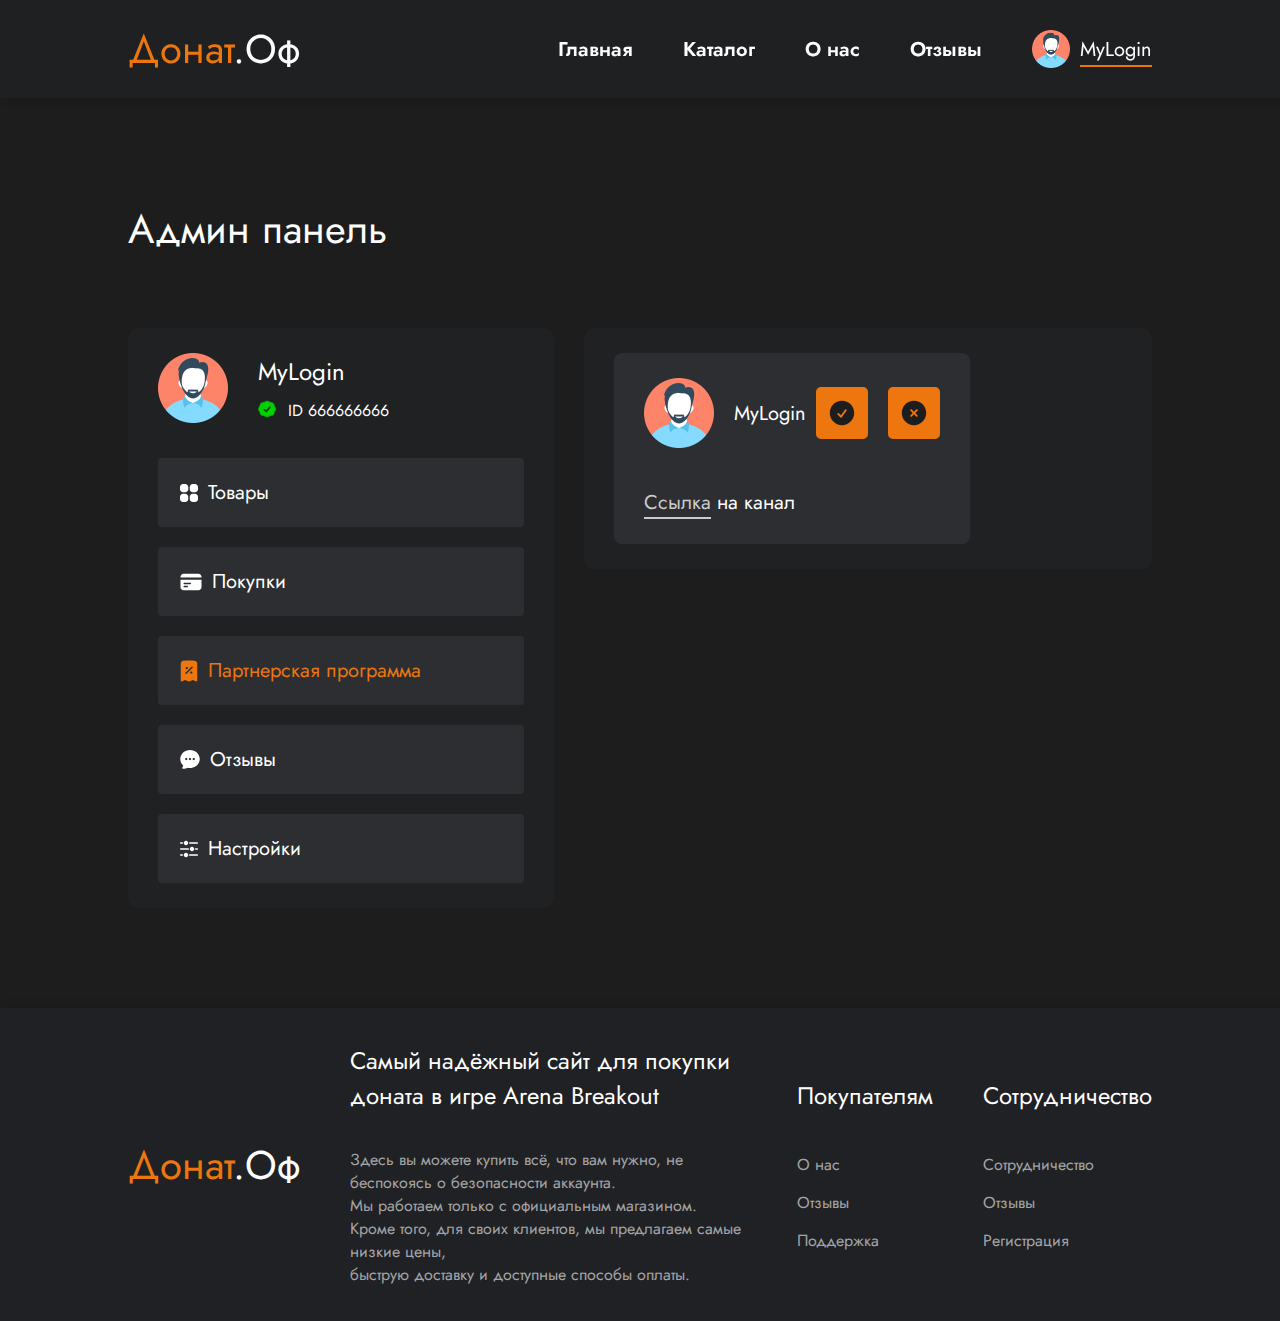
<file: admin/admin_collab_unused.html>
<!DOCTYPE html>
<html lang="en">

<head>
    <meta charset="UTF-8">
    <meta http-equiv="X-UA-Compatible" content="IE=edge">
    <meta name="viewport" content="width=device-width, initial-scale=1.0">
    <link rel="preconnect" href="https://fonts.googleapis.com">
    <link rel="preconnect" href="https://fonts.gstatic.com" crossorigin>
    <link href="https://fonts.googleapis.com/css2?family=Jost:ital,wght@0,400;0,600;0,700;0,800;1,500&display=swap"
        rel="stylesheet">
    <link rel="preconnect" href="https://fonts.googleapis.com">
    <link rel="preconnect" href="https://fonts.gstatic.com" crossorigin>
    <link href="https://fonts.googleapis.com/css2?family=Montserrat:wght@400;500;600&display=swap" rel="stylesheet">
    <link rel="stylesheet" href="../css/style.css">
    <title>GameBuy</title>
</head>

<body>

    <header class="header">
        <div class="container">
            <div class="header__body">
                <div class="logo">
                    <a href="../index.html"><span>Донат</span>.Оф</a>
                </div>
                <nav class="links">
                    <a class="link" href="../index.html">
                        Главная
                    </a>
                    <a class="link" href="../catalog.html">
                        Каталог
                    </a>
                    <a class="link" href="#">
                        О нас
                    </a>
                    <a class="link" href="../reviews.html">
                        Отзывы
                    </a>
                    <div class="profile__header">
                        <img class="profile__icon__img" src="../img/profile/profile_icon.png" alt="#">
                        <div class="profile__header__content">
                            <p class="profile__header__title">MyLogin</p>
                            <span class="line"></span>
                        </div>
                    </div>
                </nav>
            </div>
        </div>
    </header>

    <main class="main__body mrtop">
        <section class="profile">
            <div class="container">
                <div class="profile__body">
                    <h1>Админ панель</h1>
                    <div class="profile__content">
                        <div class="profile__info__nav">
                            <div class="profile__info_block">
                                <img class="review__profile__img" src="../img/profile/profile_icon.png" alt="#">
                                <div class="profile__info">
                                    <p class="profile__text">MyLogin</p>
                                    <div class="profile__id__block">
                                        <img class="checkmark__img" src="../img/profile/checkmark.png" alt="#">
                                        <h3>ID 666666666</h3>
                                    </div>
                                </div>
                            </div>
                            <nav class="profile__nav__items">
                                <a href="admin_items.html" class="profile__nav__item">
                                    <svg width="18" height="18" viewBox="0 0 18 18" fill="none"
                                        xmlns="http://www.w3.org/2000/svg">
                                        <path fill-rule="evenodd" clip-rule="evenodd"
                                            d="M0 3C0 2.20435 0.316071 1.44129 0.87868 0.87868C1.44129 0.316071 2.20435 0 3 0H5.25C6.04565 0 6.80871 0.316071 7.37132 0.87868C7.93393 1.44129 8.25 2.20435 8.25 3V5.25C8.25 6.04565 7.93393 6.80871 7.37132 7.37132C6.80871 7.93393 6.04565 8.25 5.25 8.25H3C2.20435 8.25 1.44129 7.93393 0.87868 7.37132C0.316071 6.80871 0 6.04565 0 5.25V3ZM9.75 3C9.75 2.20435 10.0661 1.44129 10.6287 0.87868C11.1913 0.316071 11.9544 0 12.75 0H15C15.7956 0 16.5587 0.316071 17.1213 0.87868C17.6839 1.44129 18 2.20435 18 3V5.25C18 6.04565 17.6839 6.80871 17.1213 7.37132C16.5587 7.93393 15.7956 8.25 15 8.25H12.75C11.9544 8.25 11.1913 7.93393 10.6287 7.37132C10.0661 6.80871 9.75 6.04565 9.75 5.25V3ZM0 12.75C0 11.9544 0.316071 11.1913 0.87868 10.6287C1.44129 10.0661 2.20435 9.75 3 9.75H5.25C6.04565 9.75 6.80871 10.0661 7.37132 10.6287C7.93393 11.1913 8.25 11.9544 8.25 12.75V15C8.25 15.7956 7.93393 16.5587 7.37132 17.1213C6.80871 17.6839 6.04565 18 5.25 18H3C2.20435 18 1.44129 17.6839 0.87868 17.1213C0.316071 16.5587 0 15.7956 0 15V12.75ZM9.75 12.75C9.75 11.9544 10.0661 11.1913 10.6287 10.6287C11.1913 10.0661 11.9544 9.75 12.75 9.75H15C15.7956 9.75 16.5587 10.0661 17.1213 10.6287C17.6839 11.1913 18 11.9544 18 12.75V15C18 15.7956 17.6839 16.5587 17.1213 17.1213C16.5587 17.6839 15.7956 18 15 18H12.75C11.9544 18 11.1913 17.6839 10.6287 17.1213C10.0661 16.5587 9.75 15.7956 9.75 15V12.75Z"
                                            fill="white" />
                                    </svg>
                                    <p>Товары</p>
                                </a>
                                <a href="admin_buy.html" class="profile__nav__item">
                                    <svg width="22" height="18" viewBox="0 0 22 18" fill="none"
                                        xmlns="http://www.w3.org/2000/svg">
                                        <path
                                            d="M3.5 0.75C2.70435 0.75 1.94129 1.06607 1.37868 1.62868C0.816071 2.19129 0.5 2.95435 0.5 3.75V4.5H21.5V3.75C21.5 2.95435 21.1839 2.19129 20.6213 1.62868C20.0587 1.06607 19.2956 0.75 18.5 0.75H3.5Z"
                                            fill="white" />
                                        <path fill-rule="evenodd" clip-rule="evenodd"
                                            d="M21.5 6.75H0.5V14.25C0.5 15.0456 0.816071 15.8087 1.37868 16.3713C1.94129 16.9339 2.70435 17.25 3.5 17.25H18.5C19.2956 17.25 20.0587 16.9339 20.6213 16.3713C21.1839 15.8087 21.5 15.0456 21.5 14.25V6.75ZM3.5 10.5C3.5 10.3011 3.57902 10.1103 3.71967 9.96967C3.86032 9.82902 4.05109 9.75 4.25 9.75H10.25C10.4489 9.75 10.6397 9.82902 10.7803 9.96967C10.921 10.1103 11 10.3011 11 10.5C11 10.6989 10.921 10.8897 10.7803 11.0303C10.6397 11.171 10.4489 11.25 10.25 11.25H4.25C4.05109 11.25 3.86032 11.171 3.71967 11.0303C3.57902 10.8897 3.5 10.6989 3.5 10.5ZM4.25 12.75C4.05109 12.75 3.86032 12.829 3.71967 12.9697C3.57902 13.1103 3.5 13.3011 3.5 13.5C3.5 13.6989 3.57902 13.8897 3.71967 14.0303C3.86032 14.171 4.05109 14.25 4.25 14.25H7.25C7.44891 14.25 7.63968 14.171 7.78033 14.0303C7.92098 13.8897 8 13.6989 8 13.5C8 13.3011 7.92098 13.1103 7.78033 12.9697C7.63968 12.829 7.44891 12.75 7.25 12.75H4.25Z"
                                            fill="white" />
                                    </svg>
                                    <p>Покупки</p>
                                </a>
                                <a href="admin_collab_unused.html" class="profile__nav__item">
                                    <svg width="18" height="22" viewBox="0 0 18 22" fill="none"
                                        xmlns="http://www.w3.org/2000/svg">
                                        <path fill-rule="evenodd" clip-rule="evenodd"
                                            d="M9 0.500002C7.079 0.500002 5.184 0.611002 3.32 0.827002C1.823 1.001 0.75 2.287 0.75 3.757V20.75C0.750029 20.8726 0.780107 20.9933 0.837604 21.1016C0.8951 21.2099 0.97826 21.3024 1.0798 21.3711C1.18135 21.4397 1.29818 21.4825 1.42008 21.4956C1.54197 21.5086 1.66521 21.4916 1.779 21.446L5.25 20.058L8.722 21.446C8.90049 21.5172 9.09951 21.5172 9.278 21.446L12.75 20.058L16.221 21.446C16.3348 21.4916 16.458 21.5086 16.5799 21.4956C16.7018 21.4825 16.8186 21.4397 16.9202 21.3711C17.0217 21.3024 17.1049 21.2099 17.1624 21.1016C17.2199 20.9933 17.25 20.8726 17.25 20.75V3.757C17.25 2.287 16.177 1.001 14.68 0.827002C12.7945 0.608653 10.8981 0.499471 9 0.500002ZM12.53 7.78C12.6625 7.63783 12.7346 7.44978 12.7312 7.25548C12.7277 7.06118 12.649 6.87579 12.5116 6.73838C12.3742 6.60097 12.1888 6.52225 11.9945 6.51883C11.8002 6.5154 11.6122 6.58752 11.47 6.72L5.47 12.72C5.39631 12.7887 5.33721 12.8715 5.29622 12.9635C5.25523 13.0555 5.23318 13.1548 5.23141 13.2555C5.22963 13.3562 5.24816 13.4562 5.28588 13.5496C5.3236 13.643 5.37974 13.7278 5.45096 13.799C5.52218 13.8703 5.60701 13.9264 5.7004 13.9641C5.79379 14.0018 5.89382 14.0204 5.99452 14.0186C6.09522 14.0168 6.19454 13.9948 6.28654 13.9538C6.37854 13.9128 6.46134 13.8537 6.53 13.78L12.53 7.78ZM5.625 8C5.625 7.70163 5.74353 7.41549 5.9545 7.20451C6.16548 6.99353 6.45163 6.875 6.75 6.875C7.04837 6.875 7.33452 6.99353 7.5455 7.20451C7.75647 7.41549 7.875 7.70163 7.875 8C7.875 8.29837 7.75647 8.58452 7.5455 8.7955C7.33452 9.00648 7.04837 9.125 6.75 9.125C6.45163 9.125 6.16548 9.00648 5.9545 8.7955C5.74353 8.58452 5.625 8.29837 5.625 8ZM11.25 11.375C10.9516 11.375 10.6655 11.4935 10.4545 11.7045C10.2435 11.9155 10.125 12.2016 10.125 12.5C10.125 12.7984 10.2435 13.0845 10.4545 13.2955C10.6655 13.5065 10.9516 13.625 11.25 13.625C11.5484 13.625 11.8345 13.5065 12.0455 13.2955C12.2565 13.0845 12.375 12.7984 12.375 12.5C12.375 12.2016 12.2565 11.9155 12.0455 11.7045C11.8345 11.4935 11.5484 11.375 11.25 11.375Z"
                                            fill="#ED760E" />
                                    </svg>

                                    <p><span>Партнерская программа</span></p>
                                </a>
                                <a href="admin_reviews.html" class="profile__nav__item">
                                    <svg width="20" height="19" viewBox="0 0 20 19" fill="none"
                                        xmlns="http://www.w3.org/2000/svg">
                                        <path fill-rule="evenodd" clip-rule="evenodd"
                                            d="M2.804 18.644C3.1987 18.715 3.59897 18.7505 4 18.75C5.26747 18.7517 6.50959 18.395 7.583 17.721C8.357 17.903 9.167 18 10 18C15.322 18 19.75 14.03 19.75 9C19.75 3.97 15.322 0 10 0C4.678 0 0.25 3.97 0.25 9C0.25 11.409 1.275 13.587 2.924 15.192C3.156 15.418 3.201 15.62 3.178 15.735C3.05442 16.3571 2.77426 16.9373 2.364 17.421C2.27883 17.5215 2.22165 17.6428 2.19823 17.7724C2.17481 17.9021 2.18596 18.0357 2.23057 18.1597C2.27518 18.2836 2.35167 18.3937 2.45233 18.4787C2.553 18.5638 2.67429 18.6208 2.804 18.644ZM6.25 7.875C5.95163 7.875 5.66548 7.99353 5.4545 8.2045C5.24353 8.41548 5.125 8.70163 5.125 9C5.125 9.29837 5.24353 9.58452 5.4545 9.7955C5.66548 10.0065 5.95163 10.125 6.25 10.125C6.54837 10.125 6.83452 10.0065 7.0455 9.7955C7.25647 9.58452 7.375 9.29837 7.375 9C7.375 8.70163 7.25647 8.41548 7.0455 8.2045C6.83452 7.99353 6.54837 7.875 6.25 7.875ZM8.875 9C8.875 8.70163 8.99353 8.41548 9.2045 8.2045C9.41548 7.99353 9.70163 7.875 10 7.875C10.2984 7.875 10.5845 7.99353 10.7955 8.2045C11.0065 8.41548 11.125 8.70163 11.125 9C11.125 9.29837 11.0065 9.58452 10.7955 9.7955C10.5845 10.0065 10.2984 10.125 10 10.125C9.70163 10.125 9.41548 10.0065 9.2045 9.7955C8.99353 9.58452 8.875 9.29837 8.875 9ZM13.75 7.875C13.4516 7.875 13.1655 7.99353 12.9545 8.2045C12.7435 8.41548 12.625 8.70163 12.625 9C12.625 9.29837 12.7435 9.58452 12.9545 9.7955C13.1655 10.0065 13.4516 10.125 13.75 10.125C14.0484 10.125 14.3345 10.0065 14.5455 9.7955C14.7565 9.58452 14.875 9.29837 14.875 9C14.875 8.70163 14.7565 8.41548 14.5455 8.2045C14.3345 7.99353 14.0484 7.875 13.75 7.875Z"
                                            fill="white" />
                                    </svg>

                                    <p>Отзывы</p>
                                </a>
                                <a href="admin_settings.html" class="profile__nav__item">
                                    <svg width="18" height="18" viewBox="0 0 18 18" fill="none"
                                        xmlns="http://www.w3.org/2000/svg">
                                        <path
                                            d="M15.75 9.75H17.25C17.4489 9.75 17.6397 9.67098 17.7803 9.53033C17.921 9.38968 18 9.19891 18 9C18 8.80109 17.921 8.61032 17.7803 8.46967C17.6397 8.32902 17.4489 8.25 17.25 8.25H15.75C15.5511 8.25 15.3603 8.32902 15.2197 8.46967C15.079 8.61032 15 8.80109 15 9C15 9.19891 15.079 9.38968 15.2197 9.53033C15.3603 9.67098 15.5511 9.75 15.75 9.75ZM9 3C9 2.80109 9.07902 2.61032 9.21967 2.46967C9.36032 2.32902 9.55109 2.25 9.75 2.25H17.25C17.4489 2.25 17.6397 2.32902 17.7803 2.46967C17.921 2.61032 18 2.80109 18 3C18 3.19891 17.921 3.38968 17.7803 3.53033C17.6397 3.67098 17.4489 3.75 17.25 3.75H9.75C9.55109 3.75 9.36032 3.67098 9.21967 3.53033C9.07902 3.38968 9 3.19891 9 3ZM9 15C9 14.8011 9.07902 14.6103 9.21967 14.4697C9.36032 14.329 9.55109 14.25 9.75 14.25H17.25C17.4489 14.25 17.6397 14.329 17.7803 14.4697C17.921 14.6103 18 14.8011 18 15C18 15.1989 17.921 15.3897 17.7803 15.5303C17.6397 15.671 17.4489 15.75 17.25 15.75H9.75C9.55109 15.75 9.36032 15.671 9.21967 15.5303C9.07902 15.3897 9 15.1989 9 15ZM0.75 3.75H2.25C2.44891 3.75 2.63968 3.67098 2.78033 3.53033C2.92098 3.38968 3 3.19891 3 3C3 2.80109 2.92098 2.61032 2.78033 2.46967C2.63968 2.32902 2.44891 2.25 2.25 2.25H0.75C0.551088 2.25 0.360322 2.32902 0.21967 2.46967C0.0790175 2.61032 0 2.80109 0 3C0 3.19891 0.0790175 3.38968 0.21967 3.53033C0.360322 3.67098 0.551088 3.75 0.75 3.75ZM2.25 15.75H0.75C0.551088 15.75 0.360322 15.671 0.21967 15.5303C0.0790175 15.3897 0 15.1989 0 15C0 14.8011 0.0790175 14.6103 0.21967 14.4697C0.360322 14.329 0.551088 14.25 0.75 14.25H2.25C2.44891 14.25 2.63968 14.329 2.78033 14.4697C2.92098 14.6103 3 14.8011 3 15C3 15.1989 2.92098 15.3897 2.78033 15.5303C2.63968 15.671 2.44891 15.75 2.25 15.75ZM0 9C0 8.80109 0.0790175 8.61032 0.21967 8.46967C0.360322 8.32902 0.551088 8.25 0.75 8.25H8.25C8.44891 8.25 8.63968 8.32902 8.78033 8.46967C8.92098 8.61032 9 8.80109 9 9C9 9.19891 8.92098 9.38968 8.78033 9.53033C8.63968 9.67098 8.44891 9.75 8.25 9.75H0.75C0.551088 9.75 0.360322 9.67098 0.21967 9.53033C0.0790175 9.38968 0 9.19891 0 9ZM6 0.75C5.40326 0.75 4.83097 0.987053 4.40901 1.40901C3.98705 1.83097 3.75 2.40326 3.75 3C3.75 3.59674 3.98705 4.16903 4.40901 4.59099C4.83097 5.01295 5.40326 5.25 6 5.25C6.59674 5.25 7.16903 5.01295 7.59099 4.59099C8.01295 4.16903 8.25 3.59674 8.25 3C8.25 2.40326 8.01295 1.83097 7.59099 1.40901C7.16903 0.987053 6.59674 0.75 6 0.75ZM9.75 9C9.75 8.40326 9.98705 7.83097 10.409 7.40901C10.831 6.98705 11.4033 6.75 12 6.75C12.5967 6.75 13.169 6.98705 13.591 7.40901C14.0129 7.83097 14.25 8.40326 14.25 9C14.25 9.59674 14.0129 10.169 13.591 10.591C13.169 11.0129 12.5967 11.25 12 11.25C11.4033 11.25 10.831 11.0129 10.409 10.591C9.98705 10.169 9.75 9.59674 9.75 9ZM6 12.75C5.40326 12.75 4.83097 12.9871 4.40901 13.409C3.98705 13.831 3.75 14.4033 3.75 15C3.75 15.5967 3.98705 16.169 4.40901 16.591C4.83097 17.0129 5.40326 17.25 6 17.25C6.59674 17.25 7.16903 17.0129 7.59099 16.591C8.01295 16.169 8.25 15.5967 8.25 15C8.25 14.4033 8.01295 13.831 7.59099 13.409C7.16903 12.9871 6.59674 12.75 6 12.75Z"
                                            fill="white" />
                                    </svg>
                                    <p>Настройки</p>
                                </a>
                            </nav>
                        </div>

                        <section class="reviews">

                            <div class="reviews__body admin__reviews__body">
                                
                                <div class="reviews__items">
                                    <div class="reviews__item admin__review_item item">
                                        <div class="review__header">
                                            <div class="review__profile">
                                                <img class="review__profile__img" src="../img/profile/profile_icon.png"
                                                    alt="#">
                                                <p>MyLogin</p>
                                            </div>
                                            <div class="product__buttons">
                                                <div class="product__button btn">
                                                    <svg width="26" height="26" viewBox="0 0 26 26" fill="none"
                                                        xmlns="http://www.w3.org/2000/svg">
                                                        <path fill-rule="evenodd" clip-rule="evenodd"
                                                            d="M0.8125 13C0.8125 6.26875 6.26875 0.8125 13 0.8125C19.7313 0.8125 25.1875 6.26875 25.1875 13C25.1875 19.7313 19.7313 25.1875 13 25.1875C6.26875 25.1875 0.8125 19.7313 0.8125 13ZM17.5125 10.7325C17.5875 10.6326 17.6418 10.5186 17.6721 10.3974C17.7025 10.2762 17.7083 10.1502 17.6892 10.0267C17.6701 9.90321 17.6266 9.78478 17.5611 9.67837C17.4956 9.57196 17.4095 9.47972 17.3078 9.40706C17.2062 9.33441 17.091 9.2828 16.9691 9.25529C16.8473 9.22777 16.7211 9.22489 16.5981 9.24683C16.4751 9.26876 16.3577 9.31507 16.2528 9.38301C16.148 9.45096 16.0578 9.53919 15.9875 9.6425L11.9425 15.305L9.9125 13.275C9.73478 13.1094 9.49972 13.0192 9.25685 13.0235C9.01397 13.0278 8.78224 13.1262 8.61047 13.298C8.43871 13.4697 8.34032 13.7015 8.33603 13.9443C8.33175 14.1872 8.4219 14.4223 8.5875 14.6L11.4 17.4125C11.4962 17.5087 11.6123 17.5827 11.74 17.6296C11.8677 17.6764 12.0041 17.6948 12.1397 17.6837C12.2753 17.6725 12.4068 17.6319 12.5252 17.5648C12.6435 17.4977 12.7458 17.4056 12.825 17.295L17.5125 10.7325Z"
                                                            fill="#1D1D1D" />
                                                    </svg>


                                                </div>
                                                <div class="product__button btn">
                                                    <svg width="26" height="26" viewBox="0 0 26 26" fill="none"
                                                        xmlns="http://www.w3.org/2000/svg">
                                                        <path fill-rule="evenodd" clip-rule="evenodd"
                                                            d="M13 0.8125C6.26875 0.8125 0.8125 6.26875 0.8125 13C0.8125 19.7313 6.26875 25.1875 13 25.1875C19.7313 25.1875 25.1875 19.7313 25.1875 13C25.1875 6.26875 19.7313 0.8125 13 0.8125ZM10.85 9.525C10.7642 9.43289 10.6607 9.35901 10.5457 9.30777C10.4307 9.25653 10.3065 9.22898 10.1807 9.22676C10.0548 9.22454 9.92974 9.24769 9.813 9.29485C9.69627 9.342 9.59023 9.41218 9.5012 9.5012C9.41218 9.59023 9.342 9.69627 9.29485 9.813C9.24769 9.92974 9.22454 10.0548 9.22676 10.1807C9.22898 10.3065 9.25653 10.4307 9.30777 10.5457C9.35901 10.6607 9.43289 10.7642 9.525 10.85L11.675 13L9.525 15.15C9.43289 15.2358 9.35901 15.3393 9.30777 15.4543C9.25653 15.5693 9.22898 15.6935 9.22676 15.8193C9.22454 15.9452 9.24769 16.0703 9.29485 16.187C9.342 16.3037 9.41218 16.4098 9.5012 16.4988C9.59023 16.5878 9.69627 16.658 9.813 16.7052C9.92974 16.7523 10.0548 16.7755 10.1807 16.7732C10.3065 16.771 10.4307 16.7435 10.5457 16.6922C10.6607 16.641 10.7642 16.5671 10.85 16.475L13 14.325L15.15 16.475C15.2358 16.5671 15.3393 16.641 15.4543 16.6922C15.5693 16.7435 15.6935 16.771 15.8193 16.7732C15.9452 16.7755 16.0703 16.7523 16.187 16.7052C16.3037 16.658 16.4098 16.5878 16.4988 16.4988C16.5878 16.4098 16.658 16.3037 16.7052 16.187C16.7523 16.0703 16.7755 15.9452 16.7732 15.8193C16.771 15.6935 16.7435 15.5693 16.6922 15.4543C16.641 15.3393 16.5671 15.2358 16.475 15.15L14.325 13L16.475 10.85C16.5671 10.7642 16.641 10.6607 16.6922 10.5457C16.7435 10.4307 16.771 10.3065 16.7732 10.1807C16.7755 10.0548 16.7523 9.92974 16.7052 9.813C16.658 9.69627 16.5878 9.59023 16.4988 9.5012C16.4098 9.41218 16.3037 9.342 16.187 9.29485C16.0703 9.24769 15.9452 9.22454 15.8193 9.22676C15.6935 9.22898 15.5693 9.25653 15.4543 9.30777C15.3393 9.35901 15.2358 9.43289 15.15 9.525L13 11.675L10.85 9.525Z"
                                                            fill="#1D1D1D" />
                                                    </svg>


                                                </div>
                                            </div>
                                        </div>
                                        <div class="review__text">
                                            <p>
                                                <a class="profile__settings__item__link">Ссылка</a> на канал
                                            </p>
                                            
                                        </div>
                                    </div>

                                </div>
                            </div>

                        </section>
                    </div>
                </div>
            </div>
        </section>
    </main>

    <footer class="footer">
        <div class="container">
            <div class="footer__body">
                <div class="logo">
                    <a href="index.html"><span>Донат</span>.Оф</a>
                </div>
                <div class="footer__text__content">
                    <p class="footer__title">
                        Самый надёжный сайт для покупки доната в игре Arena Breakout
                    </p>

                    <p class="footer__text">
                        Здесь вы можете купить всё, что вам нужно, не беспокоясь о безопасности аккаунта.<br>
                        Мы работаем только с официальным магазином. <br>
                        Кроме того, для своих клиентов, мы предлагаем самые низкие цены, <br>
                        быструю доставку и доступные способы оплаты.
                    </p>


                </div>
                <div class="footer__navs">
                    <div class="footer__title">Покупателям</div>
                    <nav class="footer__nav">
                        <a href="#" class="footer__text">О нас</a>
                        <a href="#" class="footer__text">Отзывы</a>
                        <a href="#" class="footer__text">Поддержка</a>
                    </nav>
                </div>
                <div class="footer__navs">
                    <div class="footer__title">Сотрудничество</div>
                    <nav class="footer__nav">
                        <a href="#" class="footer__text">Сотрудничество</a>
                        <a href="#" class="footer__text">Отзывы</a>
                        <a href="#" class="footer__text">Регистрация</a>
                    </nav>
                </div>
            </div>
        </div>
    </footer>

</body>

</html>
</file>
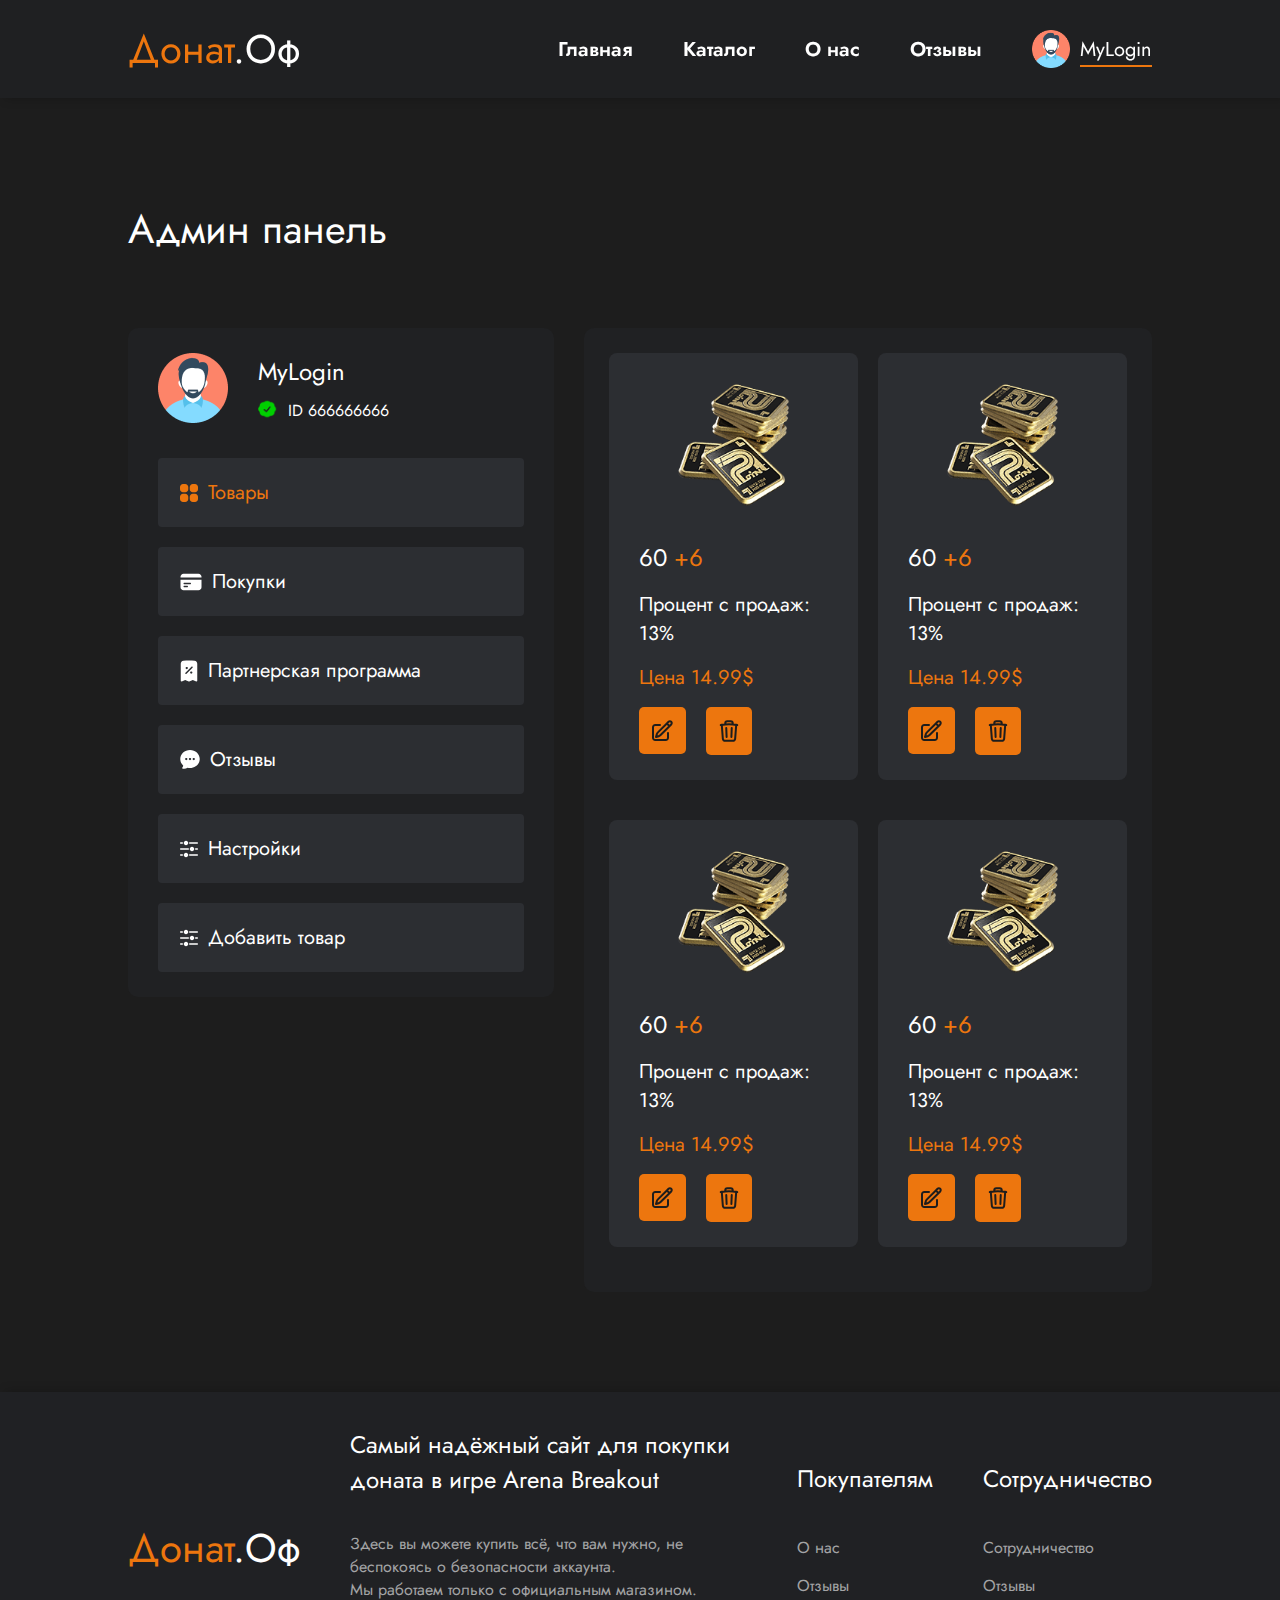
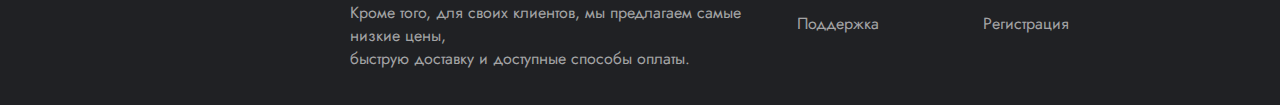
<file: admin/admin_items.html>
<!DOCTYPE html>
<html lang="en">

<head>
    <meta charset="UTF-8">
    <meta http-equiv="X-UA-Compatible" content="IE=edge">
    <meta name="viewport" content="width=device-width, initial-scale=1.0">
    <link rel="preconnect" href="https://fonts.googleapis.com">
    <link rel="preconnect" href="https://fonts.gstatic.com" crossorigin>
    <link href="https://fonts.googleapis.com/css2?family=Jost:ital,wght@0,400;0,600;0,700;0,800;1,500&display=swap"
        rel="stylesheet">
    <link rel="preconnect" href="https://fonts.googleapis.com">
    <link rel="preconnect" href="https://fonts.gstatic.com" crossorigin>
    <link href="https://fonts.googleapis.com/css2?family=Montserrat:wght@400;500;600&display=swap" rel="stylesheet">
    <link rel="stylesheet" href="../css/style.css">
    <title>GameBuy</title>
</head>

<body>

    <header class="header">
        <div class="container">
            <div class="header__body">
                <div class="logo">
                    <a href="../index.html"><span>Донат</span>.Оф</a>
                </div>
                <nav class="links">
                    <a class="link" href="../index.html">
                        Главная
                    </a>
                    <a class="link" href="../catalog.html">
                        Каталог
                    </a>
                    <a class="link" href="#">
                        О нас
                    </a>
                    <a class="link" href="../reviews.html">
                        Отзывы
                    </a>
                    <div class="profile__header">
                        <img class="profile__icon__img" src="../img/profile/profile_icon.png" alt="#">
                        <div class="profile__header__content">
                            <p class="profile__header__title">MyLogin</p>
                            <span class="line"></span>
                        </div>
                    </div>
                </nav>
            </div>
        </div>
    </header>

    <main class="main__body mrtop">
        <section class="profile">
            <div class="container">
                <div class="profile__body">
                    <h1>Админ панель</h1>
                    <div class="profile__content">
                        <div class="profile__info__nav">
                            <div class="profile__info_block">
                                <img class="review__profile__img" src="../img/profile/profile_icon.png" alt="#">
                                <div class="profile__info">
                                    <p class="profile__text">MyLogin</p>
                                    <div class="profile__id__block">
                                        <img class="checkmark__img" src="../img/profile/checkmark.png" alt="#">
                                        <h3>ID 666666666</h3>
                                    </div>
                                </div>
                            </div>
                            <nav class="profile__nav__items">
                                <a href="admin_items.html" class="profile__nav__item">
                                    <svg width="18" height="18" viewBox="0 0 18 18" fill="none"
                                        xmlns="http://www.w3.org/2000/svg">
                                        <path fill-rule="evenodd" clip-rule="evenodd"
                                            d="M0 3C0 2.20435 0.316071 1.44129 0.87868 0.87868C1.44129 0.316071 2.20435 0 3 0H5.25C6.04565 0 6.80871 0.316071 7.37132 0.87868C7.93393 1.44129 8.25 2.20435 8.25 3V5.25C8.25 6.04565 7.93393 6.80871 7.37132 7.37132C6.80871 7.93393 6.04565 8.25 5.25 8.25H3C2.20435 8.25 1.44129 7.93393 0.87868 7.37132C0.316071 6.80871 0 6.04565 0 5.25V3ZM9.75 3C9.75 2.20435 10.0661 1.44129 10.6287 0.87868C11.1913 0.316071 11.9544 0 12.75 0H15C15.7956 0 16.5587 0.316071 17.1213 0.87868C17.6839 1.44129 18 2.20435 18 3V5.25C18 6.04565 17.6839 6.80871 17.1213 7.37132C16.5587 7.93393 15.7956 8.25 15 8.25H12.75C11.9544 8.25 11.1913 7.93393 10.6287 7.37132C10.0661 6.80871 9.75 6.04565 9.75 5.25V3ZM0 12.75C0 11.9544 0.316071 11.1913 0.87868 10.6287C1.44129 10.0661 2.20435 9.75 3 9.75H5.25C6.04565 9.75 6.80871 10.0661 7.37132 10.6287C7.93393 11.1913 8.25 11.9544 8.25 12.75V15C8.25 15.7956 7.93393 16.5587 7.37132 17.1213C6.80871 17.6839 6.04565 18 5.25 18H3C2.20435 18 1.44129 17.6839 0.87868 17.1213C0.316071 16.5587 0 15.7956 0 15V12.75ZM9.75 12.75C9.75 11.9544 10.0661 11.1913 10.6287 10.6287C11.1913 10.0661 11.9544 9.75 12.75 9.75H15C15.7956 9.75 16.5587 10.0661 17.1213 10.6287C17.6839 11.1913 18 11.9544 18 12.75V15C18 15.7956 17.6839 16.5587 17.1213 17.1213C16.5587 17.6839 15.7956 18 15 18H12.75C11.9544 18 11.1913 17.6839 10.6287 17.1213C10.0661 16.5587 9.75 15.7956 9.75 15V12.75Z"
                                            fill="#ED760E" />
                                    </svg>
                                    <p><span>Товары</span></p>
                                </a>
                                <a href="admin_buy.html" class="profile__nav__item">
                                    <svg width="22" height="18" viewBox="0 0 22 18" fill="none"
                                        xmlns="http://www.w3.org/2000/svg">
                                        <path
                                            d="M3.5 0.75C2.70435 0.75 1.94129 1.06607 1.37868 1.62868C0.816071 2.19129 0.5 2.95435 0.5 3.75V4.5H21.5V3.75C21.5 2.95435 21.1839 2.19129 20.6213 1.62868C20.0587 1.06607 19.2956 0.75 18.5 0.75H3.5Z"
                                            fill="white" />
                                        <path fill-rule="evenodd" clip-rule="evenodd"
                                            d="M21.5 6.75H0.5V14.25C0.5 15.0456 0.816071 15.8087 1.37868 16.3713C1.94129 16.9339 2.70435 17.25 3.5 17.25H18.5C19.2956 17.25 20.0587 16.9339 20.6213 16.3713C21.1839 15.8087 21.5 15.0456 21.5 14.25V6.75ZM3.5 10.5C3.5 10.3011 3.57902 10.1103 3.71967 9.96967C3.86032 9.82902 4.05109 9.75 4.25 9.75H10.25C10.4489 9.75 10.6397 9.82902 10.7803 9.96967C10.921 10.1103 11 10.3011 11 10.5C11 10.6989 10.921 10.8897 10.7803 11.0303C10.6397 11.171 10.4489 11.25 10.25 11.25H4.25C4.05109 11.25 3.86032 11.171 3.71967 11.0303C3.57902 10.8897 3.5 10.6989 3.5 10.5ZM4.25 12.75C4.05109 12.75 3.86032 12.829 3.71967 12.9697C3.57902 13.1103 3.5 13.3011 3.5 13.5C3.5 13.6989 3.57902 13.8897 3.71967 14.0303C3.86032 14.171 4.05109 14.25 4.25 14.25H7.25C7.44891 14.25 7.63968 14.171 7.78033 14.0303C7.92098 13.8897 8 13.6989 8 13.5C8 13.3011 7.92098 13.1103 7.78033 12.9697C7.63968 12.829 7.44891 12.75 7.25 12.75H4.25Z"
                                            fill="white" />
                                    </svg>
                                    <p>Покупки</p>
                                </a>
                                <a href="admin_collab_unused.html" class="profile__nav__item">
                                    <svg width="18" height="22" viewBox="0 0 18 22" fill="none"
                                        xmlns="http://www.w3.org/2000/svg">
                                        <path fill-rule="evenodd" clip-rule="evenodd"
                                            d="M9 0.500002C7.079 0.500002 5.184 0.611002 3.32 0.827002C1.823 1.001 0.75 2.287 0.75 3.757V20.75C0.750029 20.8726 0.780107 20.9933 0.837604 21.1016C0.8951 21.2099 0.97826 21.3024 1.0798 21.3711C1.18135 21.4397 1.29818 21.4825 1.42008 21.4956C1.54197 21.5086 1.66521 21.4916 1.779 21.446L5.25 20.058L8.722 21.446C8.90049 21.5172 9.09951 21.5172 9.278 21.446L12.75 20.058L16.221 21.446C16.3348 21.4916 16.458 21.5086 16.5799 21.4956C16.7018 21.4825 16.8186 21.4397 16.9202 21.3711C17.0217 21.3024 17.1049 21.2099 17.1624 21.1016C17.2199 20.9933 17.25 20.8726 17.25 20.75V3.757C17.25 2.287 16.177 1.001 14.68 0.827002C12.7945 0.608653 10.8981 0.499471 9 0.500002ZM12.53 7.78C12.6625 7.63783 12.7346 7.44978 12.7312 7.25548C12.7277 7.06118 12.649 6.87579 12.5116 6.73838C12.3742 6.60097 12.1888 6.52225 11.9945 6.51883C11.8002 6.5154 11.6122 6.58752 11.47 6.72L5.47 12.72C5.39631 12.7887 5.33721 12.8715 5.29622 12.9635C5.25523 13.0555 5.23318 13.1548 5.23141 13.2555C5.22963 13.3562 5.24816 13.4562 5.28588 13.5496C5.3236 13.643 5.37974 13.7278 5.45096 13.799C5.52218 13.8703 5.60701 13.9264 5.7004 13.9641C5.79379 14.0018 5.89382 14.0204 5.99452 14.0186C6.09522 14.0168 6.19454 13.9948 6.28654 13.9538C6.37854 13.9128 6.46134 13.8537 6.53 13.78L12.53 7.78ZM5.625 8C5.625 7.70163 5.74353 7.41549 5.9545 7.20451C6.16548 6.99353 6.45163 6.875 6.75 6.875C7.04837 6.875 7.33452 6.99353 7.5455 7.20451C7.75647 7.41549 7.875 7.70163 7.875 8C7.875 8.29837 7.75647 8.58452 7.5455 8.7955C7.33452 9.00648 7.04837 9.125 6.75 9.125C6.45163 9.125 6.16548 9.00648 5.9545 8.7955C5.74353 8.58452 5.625 8.29837 5.625 8ZM11.25 11.375C10.9516 11.375 10.6655 11.4935 10.4545 11.7045C10.2435 11.9155 10.125 12.2016 10.125 12.5C10.125 12.7984 10.2435 13.0845 10.4545 13.2955C10.6655 13.5065 10.9516 13.625 11.25 13.625C11.5484 13.625 11.8345 13.5065 12.0455 13.2955C12.2565 13.0845 12.375 12.7984 12.375 12.5C12.375 12.2016 12.2565 11.9155 12.0455 11.7045C11.8345 11.4935 11.5484 11.375 11.25 11.375Z"
                                            fill="white" />
                                    </svg>

                                    <p>Партнерская программа</p>
                                </a>
                                <a href="admin_reviews.html" class="profile__nav__item">
                                    <svg width="20" height="19" viewBox="0 0 20 19" fill="none"
                                        xmlns="http://www.w3.org/2000/svg">
                                        <path fill-rule="evenodd" clip-rule="evenodd"
                                            d="M2.804 18.644C3.1987 18.715 3.59897 18.7505 4 18.75C5.26747 18.7517 6.50959 18.395 7.583 17.721C8.357 17.903 9.167 18 10 18C15.322 18 19.75 14.03 19.75 9C19.75 3.97 15.322 0 10 0C4.678 0 0.25 3.97 0.25 9C0.25 11.409 1.275 13.587 2.924 15.192C3.156 15.418 3.201 15.62 3.178 15.735C3.05442 16.3571 2.77426 16.9373 2.364 17.421C2.27883 17.5215 2.22165 17.6428 2.19823 17.7724C2.17481 17.9021 2.18596 18.0357 2.23057 18.1597C2.27518 18.2836 2.35167 18.3937 2.45233 18.4787C2.553 18.5638 2.67429 18.6208 2.804 18.644ZM6.25 7.875C5.95163 7.875 5.66548 7.99353 5.4545 8.2045C5.24353 8.41548 5.125 8.70163 5.125 9C5.125 9.29837 5.24353 9.58452 5.4545 9.7955C5.66548 10.0065 5.95163 10.125 6.25 10.125C6.54837 10.125 6.83452 10.0065 7.0455 9.7955C7.25647 9.58452 7.375 9.29837 7.375 9C7.375 8.70163 7.25647 8.41548 7.0455 8.2045C6.83452 7.99353 6.54837 7.875 6.25 7.875ZM8.875 9C8.875 8.70163 8.99353 8.41548 9.2045 8.2045C9.41548 7.99353 9.70163 7.875 10 7.875C10.2984 7.875 10.5845 7.99353 10.7955 8.2045C11.0065 8.41548 11.125 8.70163 11.125 9C11.125 9.29837 11.0065 9.58452 10.7955 9.7955C10.5845 10.0065 10.2984 10.125 10 10.125C9.70163 10.125 9.41548 10.0065 9.2045 9.7955C8.99353 9.58452 8.875 9.29837 8.875 9ZM13.75 7.875C13.4516 7.875 13.1655 7.99353 12.9545 8.2045C12.7435 8.41548 12.625 8.70163 12.625 9C12.625 9.29837 12.7435 9.58452 12.9545 9.7955C13.1655 10.0065 13.4516 10.125 13.75 10.125C14.0484 10.125 14.3345 10.0065 14.5455 9.7955C14.7565 9.58452 14.875 9.29837 14.875 9C14.875 8.70163 14.7565 8.41548 14.5455 8.2045C14.3345 7.99353 14.0484 7.875 13.75 7.875Z"
                                            fill="white" />
                                    </svg>

                                    <p>Отзывы</p>
                                </a>
                                <a href="admin_settings.html" class="profile__nav__item">
                                    <svg width="18" height="18" viewBox="0 0 18 18" fill="none"
                                        xmlns="http://www.w3.org/2000/svg">
                                        <path
                                            d="M15.75 9.75H17.25C17.4489 9.75 17.6397 9.67098 17.7803 9.53033C17.921 9.38968 18 9.19891 18 9C18 8.80109 17.921 8.61032 17.7803 8.46967C17.6397 8.32902 17.4489 8.25 17.25 8.25H15.75C15.5511 8.25 15.3603 8.32902 15.2197 8.46967C15.079 8.61032 15 8.80109 15 9C15 9.19891 15.079 9.38968 15.2197 9.53033C15.3603 9.67098 15.5511 9.75 15.75 9.75ZM9 3C9 2.80109 9.07902 2.61032 9.21967 2.46967C9.36032 2.32902 9.55109 2.25 9.75 2.25H17.25C17.4489 2.25 17.6397 2.32902 17.7803 2.46967C17.921 2.61032 18 2.80109 18 3C18 3.19891 17.921 3.38968 17.7803 3.53033C17.6397 3.67098 17.4489 3.75 17.25 3.75H9.75C9.55109 3.75 9.36032 3.67098 9.21967 3.53033C9.07902 3.38968 9 3.19891 9 3ZM9 15C9 14.8011 9.07902 14.6103 9.21967 14.4697C9.36032 14.329 9.55109 14.25 9.75 14.25H17.25C17.4489 14.25 17.6397 14.329 17.7803 14.4697C17.921 14.6103 18 14.8011 18 15C18 15.1989 17.921 15.3897 17.7803 15.5303C17.6397 15.671 17.4489 15.75 17.25 15.75H9.75C9.55109 15.75 9.36032 15.671 9.21967 15.5303C9.07902 15.3897 9 15.1989 9 15ZM0.75 3.75H2.25C2.44891 3.75 2.63968 3.67098 2.78033 3.53033C2.92098 3.38968 3 3.19891 3 3C3 2.80109 2.92098 2.61032 2.78033 2.46967C2.63968 2.32902 2.44891 2.25 2.25 2.25H0.75C0.551088 2.25 0.360322 2.32902 0.21967 2.46967C0.0790175 2.61032 0 2.80109 0 3C0 3.19891 0.0790175 3.38968 0.21967 3.53033C0.360322 3.67098 0.551088 3.75 0.75 3.75ZM2.25 15.75H0.75C0.551088 15.75 0.360322 15.671 0.21967 15.5303C0.0790175 15.3897 0 15.1989 0 15C0 14.8011 0.0790175 14.6103 0.21967 14.4697C0.360322 14.329 0.551088 14.25 0.75 14.25H2.25C2.44891 14.25 2.63968 14.329 2.78033 14.4697C2.92098 14.6103 3 14.8011 3 15C3 15.1989 2.92098 15.3897 2.78033 15.5303C2.63968 15.671 2.44891 15.75 2.25 15.75ZM0 9C0 8.80109 0.0790175 8.61032 0.21967 8.46967C0.360322 8.32902 0.551088 8.25 0.75 8.25H8.25C8.44891 8.25 8.63968 8.32902 8.78033 8.46967C8.92098 8.61032 9 8.80109 9 9C9 9.19891 8.92098 9.38968 8.78033 9.53033C8.63968 9.67098 8.44891 9.75 8.25 9.75H0.75C0.551088 9.75 0.360322 9.67098 0.21967 9.53033C0.0790175 9.38968 0 9.19891 0 9ZM6 0.75C5.40326 0.75 4.83097 0.987053 4.40901 1.40901C3.98705 1.83097 3.75 2.40326 3.75 3C3.75 3.59674 3.98705 4.16903 4.40901 4.59099C4.83097 5.01295 5.40326 5.25 6 5.25C6.59674 5.25 7.16903 5.01295 7.59099 4.59099C8.01295 4.16903 8.25 3.59674 8.25 3C8.25 2.40326 8.01295 1.83097 7.59099 1.40901C7.16903 0.987053 6.59674 0.75 6 0.75ZM9.75 9C9.75 8.40326 9.98705 7.83097 10.409 7.40901C10.831 6.98705 11.4033 6.75 12 6.75C12.5967 6.75 13.169 6.98705 13.591 7.40901C14.0129 7.83097 14.25 8.40326 14.25 9C14.25 9.59674 14.0129 10.169 13.591 10.591C13.169 11.0129 12.5967 11.25 12 11.25C11.4033 11.25 10.831 11.0129 10.409 10.591C9.98705 10.169 9.75 9.59674 9.75 9ZM6 12.75C5.40326 12.75 4.83097 12.9871 4.40901 13.409C3.98705 13.831 3.75 14.4033 3.75 15C3.75 15.5967 3.98705 16.169 4.40901 16.591C4.83097 17.0129 5.40326 17.25 6 17.25C6.59674 17.25 7.16903 17.0129 7.59099 16.591C8.01295 16.169 8.25 15.5967 8.25 15C8.25 14.4033 8.01295 13.831 7.59099 13.409C7.16903 12.9871 6.59674 12.75 6 12.75Z"
                                            fill="white" />
                                    </svg>
                                    <p>Настройки</p>
                                </a>
                                <a href="admin_settings.html" class="profile__nav__item">
                                    <svg width="18" height="18" viewBox="0 0 18 18" fill="none"
                                        xmlns="http://www.w3.org/2000/svg">
                                        <path
                                            d="M15.75 9.75H17.25C17.4489 9.75 17.6397 9.67098 17.7803 9.53033C17.921 9.38968 18 9.19891 18 9C18 8.80109 17.921 8.61032 17.7803 8.46967C17.6397 8.32902 17.4489 8.25 17.25 8.25H15.75C15.5511 8.25 15.3603 8.32902 15.2197 8.46967C15.079 8.61032 15 8.80109 15 9C15 9.19891 15.079 9.38968 15.2197 9.53033C15.3603 9.67098 15.5511 9.75 15.75 9.75ZM9 3C9 2.80109 9.07902 2.61032 9.21967 2.46967C9.36032 2.32902 9.55109 2.25 9.75 2.25H17.25C17.4489 2.25 17.6397 2.32902 17.7803 2.46967C17.921 2.61032 18 2.80109 18 3C18 3.19891 17.921 3.38968 17.7803 3.53033C17.6397 3.67098 17.4489 3.75 17.25 3.75H9.75C9.55109 3.75 9.36032 3.67098 9.21967 3.53033C9.07902 3.38968 9 3.19891 9 3ZM9 15C9 14.8011 9.07902 14.6103 9.21967 14.4697C9.36032 14.329 9.55109 14.25 9.75 14.25H17.25C17.4489 14.25 17.6397 14.329 17.7803 14.4697C17.921 14.6103 18 14.8011 18 15C18 15.1989 17.921 15.3897 17.7803 15.5303C17.6397 15.671 17.4489 15.75 17.25 15.75H9.75C9.55109 15.75 9.36032 15.671 9.21967 15.5303C9.07902 15.3897 9 15.1989 9 15ZM0.75 3.75H2.25C2.44891 3.75 2.63968 3.67098 2.78033 3.53033C2.92098 3.38968 3 3.19891 3 3C3 2.80109 2.92098 2.61032 2.78033 2.46967C2.63968 2.32902 2.44891 2.25 2.25 2.25H0.75C0.551088 2.25 0.360322 2.32902 0.21967 2.46967C0.0790175 2.61032 0 2.80109 0 3C0 3.19891 0.0790175 3.38968 0.21967 3.53033C0.360322 3.67098 0.551088 3.75 0.75 3.75ZM2.25 15.75H0.75C0.551088 15.75 0.360322 15.671 0.21967 15.5303C0.0790175 15.3897 0 15.1989 0 15C0 14.8011 0.0790175 14.6103 0.21967 14.4697C0.360322 14.329 0.551088 14.25 0.75 14.25H2.25C2.44891 14.25 2.63968 14.329 2.78033 14.4697C2.92098 14.6103 3 14.8011 3 15C3 15.1989 2.92098 15.3897 2.78033 15.5303C2.63968 15.671 2.44891 15.75 2.25 15.75ZM0 9C0 8.80109 0.0790175 8.61032 0.21967 8.46967C0.360322 8.32902 0.551088 8.25 0.75 8.25H8.25C8.44891 8.25 8.63968 8.32902 8.78033 8.46967C8.92098 8.61032 9 8.80109 9 9C9 9.19891 8.92098 9.38968 8.78033 9.53033C8.63968 9.67098 8.44891 9.75 8.25 9.75H0.75C0.551088 9.75 0.360322 9.67098 0.21967 9.53033C0.0790175 9.38968 0 9.19891 0 9ZM6 0.75C5.40326 0.75 4.83097 0.987053 4.40901 1.40901C3.98705 1.83097 3.75 2.40326 3.75 3C3.75 3.59674 3.98705 4.16903 4.40901 4.59099C4.83097 5.01295 5.40326 5.25 6 5.25C6.59674 5.25 7.16903 5.01295 7.59099 4.59099C8.01295 4.16903 8.25 3.59674 8.25 3C8.25 2.40326 8.01295 1.83097 7.59099 1.40901C7.16903 0.987053 6.59674 0.75 6 0.75ZM9.75 9C9.75 8.40326 9.98705 7.83097 10.409 7.40901C10.831 6.98705 11.4033 6.75 12 6.75C12.5967 6.75 13.169 6.98705 13.591 7.40901C14.0129 7.83097 14.25 8.40326 14.25 9C14.25 9.59674 14.0129 10.169 13.591 10.591C13.169 11.0129 12.5967 11.25 12 11.25C11.4033 11.25 10.831 11.0129 10.409 10.591C9.98705 10.169 9.75 9.59674 9.75 9ZM6 12.75C5.40326 12.75 4.83097 12.9871 4.40901 13.409C3.98705 13.831 3.75 14.4033 3.75 15C3.75 15.5967 3.98705 16.169 4.40901 16.591C4.83097 17.0129 5.40326 17.25 6 17.25C6.59674 17.25 7.16903 17.0129 7.59099 16.591C8.01295 16.169 8.25 15.5967 8.25 15C8.25 14.4033 8.01295 13.831 7.59099 13.409C7.16903 12.9871 6.59674 12.75 6 12.75Z"
                                            fill="white" />
                                    </svg>
                                    <p>Добавить товар</p>
                                </a>
                            </nav>
                        </div>
                        <div class="profile__items">
                            <div class="product__item profile__item">
                                <div class="catalog__img">
                                    <img class="catalog__img" src="../img/catalog/catalog_currency/item1.png" alt="#">
                                </div>
                                <div class="product__item_content profile__item_content">
                                    <p class="product__item_title"> 60 <span>+6</span></p>
                                    <p class="product__item_text">Процент с продаж: 13%</p>
                                    <p><span class="product__item_text">Цена 14.99$</span></p>
                                    <div class="product__buttons">
                                        <div class="product__button btn">
                                            <svg width="21" height="21" viewBox="0 0 21 21" fill="none"
                                                xmlns="http://www.w3.org/2000/svg">
                                                <path
                                                    d="M14.862 3.48676L16.549 1.79876C16.9007 1.44708 17.3777 1.24951 17.875 1.24951C18.3723 1.24951 18.8493 1.44708 19.201 1.79876C19.5527 2.15044 19.7502 2.62741 19.7502 3.12476C19.7502 3.62211 19.5527 4.09908 19.201 4.45076L8.582 15.0698C8.05332 15.5981 7.40137 15.9865 6.685 16.1998L4 16.9998L4.8 14.3148C5.01328 13.5984 5.40163 12.9464 5.93 12.4178L14.862 3.48676ZM14.862 3.48676L17.5 6.12476M16 12.9998V17.7498C16 18.3465 15.7629 18.9188 15.341 19.3407C14.919 19.7627 14.3467 19.9998 13.75 19.9998H3.25C2.65326 19.9998 2.08097 19.7627 1.65901 19.3407C1.23705 18.9188 1 18.3465 1 17.7498V7.24976C1 6.65302 1.23705 6.08072 1.65901 5.65877C2.08097 5.23681 2.65326 4.99976 3.25 4.99976H8"
                                                    stroke="#1D1D1D" stroke-width="2" stroke-linecap="round"
                                                    stroke-linejoin="round" />
                                            </svg>

                                        </div>
                                        <div class="product__button btn">
                                            <svg width="20" height="22" viewBox="0 0 20 22" fill="none"
                                                xmlns="http://www.w3.org/2000/svg">
                                                <path
                                                    d="M12.74 8.00003L12.394 17M7.606 17L7.26 8.00003M17.228 4.79003C17.57 4.84203 17.91 4.89703 18.25 4.95603M17.228 4.79003L16.16 18.673C16.1164 19.2383 15.8611 19.7662 15.445 20.1513C15.029 20.5364 14.4829 20.7502 13.916 20.75H6.084C5.5171 20.7502 4.97102 20.5364 4.55498 20.1513C4.13894 19.7662 3.88359 19.2383 3.84 18.673L2.772 4.79003M17.228 4.79003C16.0739 4.61555 14.9138 4.48313 13.75 4.39303M2.772 4.79003C2.43 4.84103 2.09 4.89603 1.75 4.95503M2.772 4.79003C3.92613 4.61555 5.08623 4.48313 6.25 4.39303M13.75 4.39303V3.47703C13.75 2.29703 12.84 1.31303 11.66 1.27603C10.5536 1.24067 9.44638 1.24067 8.34 1.27603C7.16 1.31303 6.25 2.29803 6.25 3.47703V4.39303M13.75 4.39303C11.2537 4.20011 8.74628 4.20011 6.25 4.39303"
                                                    stroke="#1D1D1D" stroke-width="2" stroke-linecap="round"
                                                    stroke-linejoin="round" />
                                            </svg>

                                        </div>
                                    </div>
                                </div>

                            </div>
                            <div class="product__item profile__item">
                                <div class="catalog__img">
                                    <img class="catalog__img" src="../img/catalog/catalog_currency/item1.png" alt="#">
                                </div>
                                <div class="product__item_content profile__item_content">
                                    <p class="product__item_title"> 60 <span>+6</span></p>
                                    <p class="product__item_text">Процент с продаж: 13%</p>
                                    <p><span class="product__item_text">Цена 14.99$</span></p>
                                    <div class="product__buttons">
                                        <div class="product__button btn">
                                            <svg width="21" height="21" viewBox="0 0 21 21" fill="none"
                                                xmlns="http://www.w3.org/2000/svg">
                                                <path
                                                    d="M14.862 3.48676L16.549 1.79876C16.9007 1.44708 17.3777 1.24951 17.875 1.24951C18.3723 1.24951 18.8493 1.44708 19.201 1.79876C19.5527 2.15044 19.7502 2.62741 19.7502 3.12476C19.7502 3.62211 19.5527 4.09908 19.201 4.45076L8.582 15.0698C8.05332 15.5981 7.40137 15.9865 6.685 16.1998L4 16.9998L4.8 14.3148C5.01328 13.5984 5.40163 12.9464 5.93 12.4178L14.862 3.48676ZM14.862 3.48676L17.5 6.12476M16 12.9998V17.7498C16 18.3465 15.7629 18.9188 15.341 19.3407C14.919 19.7627 14.3467 19.9998 13.75 19.9998H3.25C2.65326 19.9998 2.08097 19.7627 1.65901 19.3407C1.23705 18.9188 1 18.3465 1 17.7498V7.24976C1 6.65302 1.23705 6.08072 1.65901 5.65877C2.08097 5.23681 2.65326 4.99976 3.25 4.99976H8"
                                                    stroke="#1D1D1D" stroke-width="2" stroke-linecap="round"
                                                    stroke-linejoin="round" />
                                            </svg>

                                        </div>
                                        <div class="product__button btn">
                                            <svg width="20" height="22" viewBox="0 0 20 22" fill="none"
                                                xmlns="http://www.w3.org/2000/svg">
                                                <path
                                                    d="M12.74 8.00003L12.394 17M7.606 17L7.26 8.00003M17.228 4.79003C17.57 4.84203 17.91 4.89703 18.25 4.95603M17.228 4.79003L16.16 18.673C16.1164 19.2383 15.8611 19.7662 15.445 20.1513C15.029 20.5364 14.4829 20.7502 13.916 20.75H6.084C5.5171 20.7502 4.97102 20.5364 4.55498 20.1513C4.13894 19.7662 3.88359 19.2383 3.84 18.673L2.772 4.79003M17.228 4.79003C16.0739 4.61555 14.9138 4.48313 13.75 4.39303M2.772 4.79003C2.43 4.84103 2.09 4.89603 1.75 4.95503M2.772 4.79003C3.92613 4.61555 5.08623 4.48313 6.25 4.39303M13.75 4.39303V3.47703C13.75 2.29703 12.84 1.31303 11.66 1.27603C10.5536 1.24067 9.44638 1.24067 8.34 1.27603C7.16 1.31303 6.25 2.29803 6.25 3.47703V4.39303M13.75 4.39303C11.2537 4.20011 8.74628 4.20011 6.25 4.39303"
                                                    stroke="#1D1D1D" stroke-width="2" stroke-linecap="round"
                                                    stroke-linejoin="round" />
                                            </svg>

                                        </div>
                                    </div>
                                </div>

                            </div>
                            <div class="product__item profile__item">
                                <div class="catalog__img">
                                    <img class="catalog__img" src="../img/catalog/catalog_currency/item1.png" alt="#">
                                </div>
                                <div class="product__item_content profile__item_content">
                                    <p class="product__item_title"> 60 <span>+6</span></p>
                                    <p class="product__item_text">Процент с продаж: 13%</p>
                                    <p><span class="product__item_text">Цена 14.99$</span></p>
                                    <div class="product__buttons">
                                        <div class="product__button btn">
                                            <svg width="21" height="21" viewBox="0 0 21 21" fill="none"
                                                xmlns="http://www.w3.org/2000/svg">
                                                <path
                                                    d="M14.862 3.48676L16.549 1.79876C16.9007 1.44708 17.3777 1.24951 17.875 1.24951C18.3723 1.24951 18.8493 1.44708 19.201 1.79876C19.5527 2.15044 19.7502 2.62741 19.7502 3.12476C19.7502 3.62211 19.5527 4.09908 19.201 4.45076L8.582 15.0698C8.05332 15.5981 7.40137 15.9865 6.685 16.1998L4 16.9998L4.8 14.3148C5.01328 13.5984 5.40163 12.9464 5.93 12.4178L14.862 3.48676ZM14.862 3.48676L17.5 6.12476M16 12.9998V17.7498C16 18.3465 15.7629 18.9188 15.341 19.3407C14.919 19.7627 14.3467 19.9998 13.75 19.9998H3.25C2.65326 19.9998 2.08097 19.7627 1.65901 19.3407C1.23705 18.9188 1 18.3465 1 17.7498V7.24976C1 6.65302 1.23705 6.08072 1.65901 5.65877C2.08097 5.23681 2.65326 4.99976 3.25 4.99976H8"
                                                    stroke="#1D1D1D" stroke-width="2" stroke-linecap="round"
                                                    stroke-linejoin="round" />
                                            </svg>

                                        </div>
                                        <div class="product__button btn">
                                            <svg width="20" height="22" viewBox="0 0 20 22" fill="none"
                                                xmlns="http://www.w3.org/2000/svg">
                                                <path
                                                    d="M12.74 8.00003L12.394 17M7.606 17L7.26 8.00003M17.228 4.79003C17.57 4.84203 17.91 4.89703 18.25 4.95603M17.228 4.79003L16.16 18.673C16.1164 19.2383 15.8611 19.7662 15.445 20.1513C15.029 20.5364 14.4829 20.7502 13.916 20.75H6.084C5.5171 20.7502 4.97102 20.5364 4.55498 20.1513C4.13894 19.7662 3.88359 19.2383 3.84 18.673L2.772 4.79003M17.228 4.79003C16.0739 4.61555 14.9138 4.48313 13.75 4.39303M2.772 4.79003C2.43 4.84103 2.09 4.89603 1.75 4.95503M2.772 4.79003C3.92613 4.61555 5.08623 4.48313 6.25 4.39303M13.75 4.39303V3.47703C13.75 2.29703 12.84 1.31303 11.66 1.27603C10.5536 1.24067 9.44638 1.24067 8.34 1.27603C7.16 1.31303 6.25 2.29803 6.25 3.47703V4.39303M13.75 4.39303C11.2537 4.20011 8.74628 4.20011 6.25 4.39303"
                                                    stroke="#1D1D1D" stroke-width="2" stroke-linecap="round"
                                                    stroke-linejoin="round" />
                                            </svg>

                                        </div>
                                    </div>
                                </div>

                            </div>
                            <div class="product__item profile__item">
                                <div class="catalog__img">
                                    <img class="catalog__img" src="../img/catalog/catalog_currency/item1.png" alt="#">
                                </div>
                                <div class="product__item_content profile__item_content">
                                    <p class="product__item_title"> 60 <span>+6</span></p>
                                    <p class="product__item_text">Процент с продаж: 13%</p>
                                    <p><span class="product__item_text">Цена 14.99$</span></p>
                                    <div class="product__buttons">
                                        <div class="product__button btn">
                                            <svg width="21" height="21" viewBox="0 0 21 21" fill="none"
                                                xmlns="http://www.w3.org/2000/svg">
                                                <path
                                                    d="M14.862 3.48676L16.549 1.79876C16.9007 1.44708 17.3777 1.24951 17.875 1.24951C18.3723 1.24951 18.8493 1.44708 19.201 1.79876C19.5527 2.15044 19.7502 2.62741 19.7502 3.12476C19.7502 3.62211 19.5527 4.09908 19.201 4.45076L8.582 15.0698C8.05332 15.5981 7.40137 15.9865 6.685 16.1998L4 16.9998L4.8 14.3148C5.01328 13.5984 5.40163 12.9464 5.93 12.4178L14.862 3.48676ZM14.862 3.48676L17.5 6.12476M16 12.9998V17.7498C16 18.3465 15.7629 18.9188 15.341 19.3407C14.919 19.7627 14.3467 19.9998 13.75 19.9998H3.25C2.65326 19.9998 2.08097 19.7627 1.65901 19.3407C1.23705 18.9188 1 18.3465 1 17.7498V7.24976C1 6.65302 1.23705 6.08072 1.65901 5.65877C2.08097 5.23681 2.65326 4.99976 3.25 4.99976H8"
                                                    stroke="#1D1D1D" stroke-width="2" stroke-linecap="round"
                                                    stroke-linejoin="round" />
                                            </svg>

                                        </div>
                                        <div class="product__button btn">
                                            <svg width="20" height="22" viewBox="0 0 20 22" fill="none"
                                                xmlns="http://www.w3.org/2000/svg">
                                                <path
                                                    d="M12.74 8.00003L12.394 17M7.606 17L7.26 8.00003M17.228 4.79003C17.57 4.84203 17.91 4.89703 18.25 4.95603M17.228 4.79003L16.16 18.673C16.1164 19.2383 15.8611 19.7662 15.445 20.1513C15.029 20.5364 14.4829 20.7502 13.916 20.75H6.084C5.5171 20.7502 4.97102 20.5364 4.55498 20.1513C4.13894 19.7662 3.88359 19.2383 3.84 18.673L2.772 4.79003M17.228 4.79003C16.0739 4.61555 14.9138 4.48313 13.75 4.39303M2.772 4.79003C2.43 4.84103 2.09 4.89603 1.75 4.95503M2.772 4.79003C3.92613 4.61555 5.08623 4.48313 6.25 4.39303M13.75 4.39303V3.47703C13.75 2.29703 12.84 1.31303 11.66 1.27603C10.5536 1.24067 9.44638 1.24067 8.34 1.27603C7.16 1.31303 6.25 2.29803 6.25 3.47703V4.39303M13.75 4.39303C11.2537 4.20011 8.74628 4.20011 6.25 4.39303"
                                                    stroke="#1D1D1D" stroke-width="2" stroke-linecap="round"
                                                    stroke-linejoin="round" />
                                            </svg>

                                        </div>
                                    </div>
                                </div>

                            </div>
                        </div>
                    </div>
                </div>
            </div>
        </section>
    </main>

    <footer class="footer">
        <div class="container">
            <div class="footer__body">
                <div class="logo">
                    <a href="index.html"><span>Донат</span>.Оф</a>
                </div>
                <div class="footer__text__content">
                    <p class="footer__title">
                        Самый надёжный сайт для покупки доната в игре Arena Breakout
                    </p>

                    <p class="footer__text">
                        Здесь вы можете купить всё, что вам нужно, не беспокоясь о безопасности аккаунта.<br>
                        Мы работаем только с официальным магазином. <br>
                        Кроме того, для своих клиентов, мы предлагаем самые низкие цены, <br>
                        быструю доставку и доступные способы оплаты.
                    </p>


                </div>
                <div class="footer__navs">
                    <div class="footer__title">Покупателям</div>
                    <nav class="footer__nav">
                        <a href="#" class="footer__text">О нас</a>
                        <a href="#" class="footer__text">Отзывы</a>
                        <a href="#" class="footer__text">Поддержка</a>
                    </nav>
                </div>
                <div class="footer__navs">
                    <div class="footer__title">Сотрудничество</div>
                    <nav class="footer__nav">
                        <a href="#" class="footer__text">Сотрудничество</a>
                        <a href="#" class="footer__text">Отзывы</a>
                        <a href="#" class="footer__text">Регистрация</a>
                    </nav>
                </div>
            </div>
        </div>
    </footer>

</body>

</html>
</file>
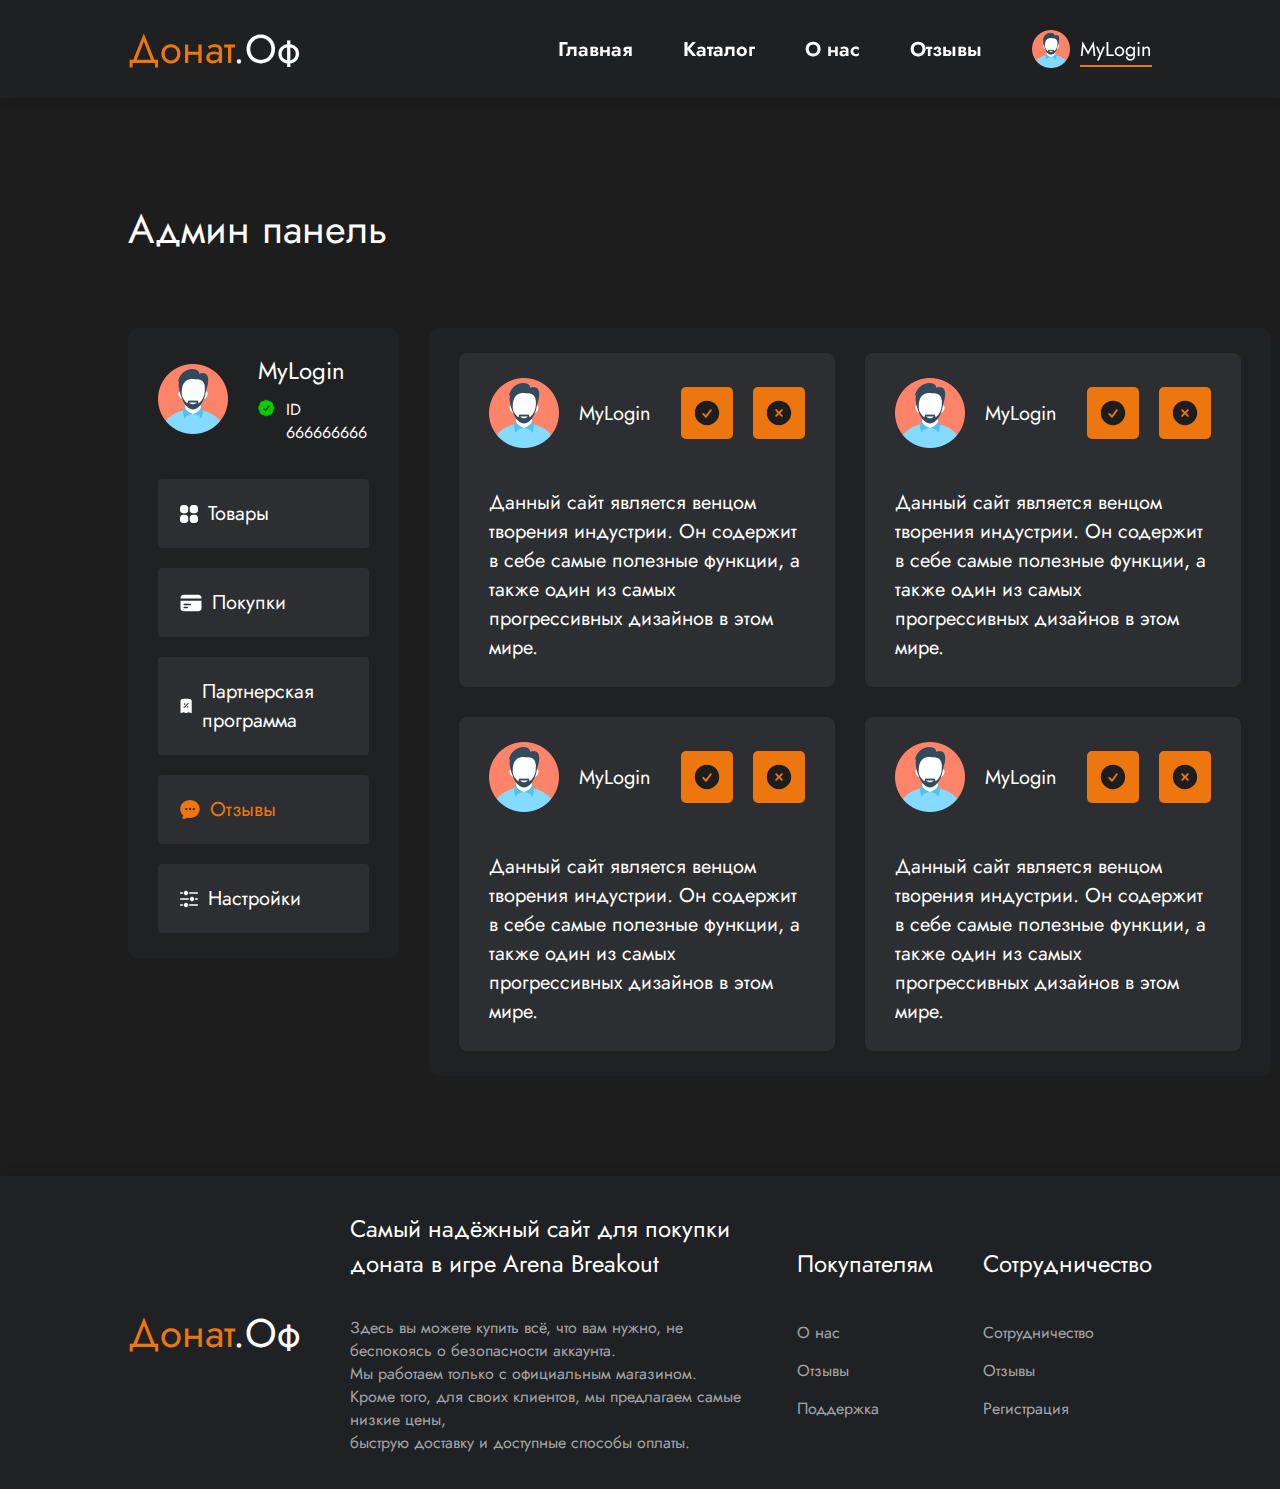
<file: admin/admin_reviews.html>
<!DOCTYPE html>
<html lang="en">

<head>
    <meta charset="UTF-8">
    <meta http-equiv="X-UA-Compatible" content="IE=edge">
    <meta name="viewport" content="width=device-width, initial-scale=1.0">
    <link rel="preconnect" href="https://fonts.googleapis.com">
    <link rel="preconnect" href="https://fonts.gstatic.com" crossorigin>
    <link href="https://fonts.googleapis.com/css2?family=Jost:ital,wght@0,400;0,600;0,700;0,800;1,500&display=swap"
        rel="stylesheet">
    <link rel="preconnect" href="https://fonts.googleapis.com">
    <link rel="preconnect" href="https://fonts.gstatic.com" crossorigin>
    <link href="https://fonts.googleapis.com/css2?family=Montserrat:wght@400;500;600&display=swap" rel="stylesheet">
    <link rel="stylesheet" href="../css/style.css">
    <title>GameBuy</title>
</head>

<body>

    <header class="header">
        <div class="container">
            <div class="header__body">
                <div class="logo">
                    <a href="../index.html"><span>Донат</span>.Оф</a>
                </div>
                <nav class="links">
                    <a class="link" href="../index.html">
                        Главная
                    </a>
                    <a class="link" href="../catalog.html">
                        Каталог
                    </a>
                    <a class="link" href="#">
                        О нас
                    </a>
                    <a class="link" href="../reviews.html">
                        Отзывы
                    </a>
                    <div class="profile__header">
                        <img class="profile__icon__img" src="../img/profile/profile_icon.png" alt="#">
                        <div class="profile__header__content">
                            <p class="profile__header__title">MyLogin</p>
                            <span class="line"></span>
                        </div>
                    </div>
                </nav>
            </div>
        </div>
    </header>

    <main class="main__body mrtop">
        <section class="profile">
            <div class="container">
                <div class="profile__body">
                    <h1>Админ панель</h1>
                    <div class="profile__content">
                        <div class="profile__info__nav">
                            <div class="profile__info_block">
                                <img class="review__profile__img" src="../img/profile/profile_icon.png" alt="#">
                                <div class="profile__info">
                                    <p class="profile__text">MyLogin</p>
                                    <div class="profile__id__block">
                                        <img class="checkmark__img" src="../img/profile/checkmark.png" alt="#">
                                        <h3>ID 666666666</h3>
                                    </div>
                                </div>
                            </div>
                            <nav class="profile__nav__items">
                                <a href="admin_items.html" class="profile__nav__item">
                                    <svg width="18" height="18" viewBox="0 0 18 18" fill="none"
                                        xmlns="http://www.w3.org/2000/svg">
                                        <path fill-rule="evenodd" clip-rule="evenodd"
                                            d="M0 3C0 2.20435 0.316071 1.44129 0.87868 0.87868C1.44129 0.316071 2.20435 0 3 0H5.25C6.04565 0 6.80871 0.316071 7.37132 0.87868C7.93393 1.44129 8.25 2.20435 8.25 3V5.25C8.25 6.04565 7.93393 6.80871 7.37132 7.37132C6.80871 7.93393 6.04565 8.25 5.25 8.25H3C2.20435 8.25 1.44129 7.93393 0.87868 7.37132C0.316071 6.80871 0 6.04565 0 5.25V3ZM9.75 3C9.75 2.20435 10.0661 1.44129 10.6287 0.87868C11.1913 0.316071 11.9544 0 12.75 0H15C15.7956 0 16.5587 0.316071 17.1213 0.87868C17.6839 1.44129 18 2.20435 18 3V5.25C18 6.04565 17.6839 6.80871 17.1213 7.37132C16.5587 7.93393 15.7956 8.25 15 8.25H12.75C11.9544 8.25 11.1913 7.93393 10.6287 7.37132C10.0661 6.80871 9.75 6.04565 9.75 5.25V3ZM0 12.75C0 11.9544 0.316071 11.1913 0.87868 10.6287C1.44129 10.0661 2.20435 9.75 3 9.75H5.25C6.04565 9.75 6.80871 10.0661 7.37132 10.6287C7.93393 11.1913 8.25 11.9544 8.25 12.75V15C8.25 15.7956 7.93393 16.5587 7.37132 17.1213C6.80871 17.6839 6.04565 18 5.25 18H3C2.20435 18 1.44129 17.6839 0.87868 17.1213C0.316071 16.5587 0 15.7956 0 15V12.75ZM9.75 12.75C9.75 11.9544 10.0661 11.1913 10.6287 10.6287C11.1913 10.0661 11.9544 9.75 12.75 9.75H15C15.7956 9.75 16.5587 10.0661 17.1213 10.6287C17.6839 11.1913 18 11.9544 18 12.75V15C18 15.7956 17.6839 16.5587 17.1213 17.1213C16.5587 17.6839 15.7956 18 15 18H12.75C11.9544 18 11.1913 17.6839 10.6287 17.1213C10.0661 16.5587 9.75 15.7956 9.75 15V12.75Z"
                                            fill="white" />
                                    </svg>
                                    <p>Товары</p>
                                </a>
                                <a href="admin_buy.html" class="profile__nav__item">
                                    <svg width="22" height="18" viewBox="0 0 22 18" fill="none"
                                        xmlns="http://www.w3.org/2000/svg">
                                        <path
                                            d="M3.5 0.75C2.70435 0.75 1.94129 1.06607 1.37868 1.62868C0.816071 2.19129 0.5 2.95435 0.5 3.75V4.5H21.5V3.75C21.5 2.95435 21.1839 2.19129 20.6213 1.62868C20.0587 1.06607 19.2956 0.75 18.5 0.75H3.5Z"
                                            fill="white" />
                                        <path fill-rule="evenodd" clip-rule="evenodd"
                                            d="M21.5 6.75H0.5V14.25C0.5 15.0456 0.816071 15.8087 1.37868 16.3713C1.94129 16.9339 2.70435 17.25 3.5 17.25H18.5C19.2956 17.25 20.0587 16.9339 20.6213 16.3713C21.1839 15.8087 21.5 15.0456 21.5 14.25V6.75ZM3.5 10.5C3.5 10.3011 3.57902 10.1103 3.71967 9.96967C3.86032 9.82902 4.05109 9.75 4.25 9.75H10.25C10.4489 9.75 10.6397 9.82902 10.7803 9.96967C10.921 10.1103 11 10.3011 11 10.5C11 10.6989 10.921 10.8897 10.7803 11.0303C10.6397 11.171 10.4489 11.25 10.25 11.25H4.25C4.05109 11.25 3.86032 11.171 3.71967 11.0303C3.57902 10.8897 3.5 10.6989 3.5 10.5ZM4.25 12.75C4.05109 12.75 3.86032 12.829 3.71967 12.9697C3.57902 13.1103 3.5 13.3011 3.5 13.5C3.5 13.6989 3.57902 13.8897 3.71967 14.0303C3.86032 14.171 4.05109 14.25 4.25 14.25H7.25C7.44891 14.25 7.63968 14.171 7.78033 14.0303C7.92098 13.8897 8 13.6989 8 13.5C8 13.3011 7.92098 13.1103 7.78033 12.9697C7.63968 12.829 7.44891 12.75 7.25 12.75H4.25Z"
                                            fill="white" />
                                    </svg>
                                    <p>Покупки</p>
                                </a>
                                <a href="admin_collab_unused.html" class="profile__nav__item">
                                    <svg width="18" height="22" viewBox="0 0 18 22" fill="none"
                                        xmlns="http://www.w3.org/2000/svg">
                                        <path fill-rule="evenodd" clip-rule="evenodd"
                                            d="M9 0.500002C7.079 0.500002 5.184 0.611002 3.32 0.827002C1.823 1.001 0.75 2.287 0.75 3.757V20.75C0.750029 20.8726 0.780107 20.9933 0.837604 21.1016C0.8951 21.2099 0.97826 21.3024 1.0798 21.3711C1.18135 21.4397 1.29818 21.4825 1.42008 21.4956C1.54197 21.5086 1.66521 21.4916 1.779 21.446L5.25 20.058L8.722 21.446C8.90049 21.5172 9.09951 21.5172 9.278 21.446L12.75 20.058L16.221 21.446C16.3348 21.4916 16.458 21.5086 16.5799 21.4956C16.7018 21.4825 16.8186 21.4397 16.9202 21.3711C17.0217 21.3024 17.1049 21.2099 17.1624 21.1016C17.2199 20.9933 17.25 20.8726 17.25 20.75V3.757C17.25 2.287 16.177 1.001 14.68 0.827002C12.7945 0.608653 10.8981 0.499471 9 0.500002ZM12.53 7.78C12.6625 7.63783 12.7346 7.44978 12.7312 7.25548C12.7277 7.06118 12.649 6.87579 12.5116 6.73838C12.3742 6.60097 12.1888 6.52225 11.9945 6.51883C11.8002 6.5154 11.6122 6.58752 11.47 6.72L5.47 12.72C5.39631 12.7887 5.33721 12.8715 5.29622 12.9635C5.25523 13.0555 5.23318 13.1548 5.23141 13.2555C5.22963 13.3562 5.24816 13.4562 5.28588 13.5496C5.3236 13.643 5.37974 13.7278 5.45096 13.799C5.52218 13.8703 5.60701 13.9264 5.7004 13.9641C5.79379 14.0018 5.89382 14.0204 5.99452 14.0186C6.09522 14.0168 6.19454 13.9948 6.28654 13.9538C6.37854 13.9128 6.46134 13.8537 6.53 13.78L12.53 7.78ZM5.625 8C5.625 7.70163 5.74353 7.41549 5.9545 7.20451C6.16548 6.99353 6.45163 6.875 6.75 6.875C7.04837 6.875 7.33452 6.99353 7.5455 7.20451C7.75647 7.41549 7.875 7.70163 7.875 8C7.875 8.29837 7.75647 8.58452 7.5455 8.7955C7.33452 9.00648 7.04837 9.125 6.75 9.125C6.45163 9.125 6.16548 9.00648 5.9545 8.7955C5.74353 8.58452 5.625 8.29837 5.625 8ZM11.25 11.375C10.9516 11.375 10.6655 11.4935 10.4545 11.7045C10.2435 11.9155 10.125 12.2016 10.125 12.5C10.125 12.7984 10.2435 13.0845 10.4545 13.2955C10.6655 13.5065 10.9516 13.625 11.25 13.625C11.5484 13.625 11.8345 13.5065 12.0455 13.2955C12.2565 13.0845 12.375 12.7984 12.375 12.5C12.375 12.2016 12.2565 11.9155 12.0455 11.7045C11.8345 11.4935 11.5484 11.375 11.25 11.375Z"
                                            fill="white" />
                                    </svg>

                                    <p>Партнерская программа</p>
                                </a>
                                <a href="admin_reviews.html" class="profile__nav__item">
                                    <svg width="20" height="19" viewBox="0 0 20 19" fill="none"
                                        xmlns="http://www.w3.org/2000/svg">
                                        <path fill-rule="evenodd" clip-rule="evenodd"
                                            d="M2.804 18.644C3.1987 18.715 3.59897 18.7505 4 18.75C5.26747 18.7517 6.50959 18.395 7.583 17.721C8.357 17.903 9.167 18 10 18C15.322 18 19.75 14.03 19.75 9C19.75 3.97 15.322 0 10 0C4.678 0 0.25 3.97 0.25 9C0.25 11.409 1.275 13.587 2.924 15.192C3.156 15.418 3.201 15.62 3.178 15.735C3.05442 16.3571 2.77426 16.9373 2.364 17.421C2.27883 17.5215 2.22165 17.6428 2.19823 17.7724C2.17481 17.9021 2.18596 18.0357 2.23057 18.1597C2.27518 18.2836 2.35167 18.3937 2.45233 18.4787C2.553 18.5638 2.67429 18.6208 2.804 18.644ZM6.25 7.875C5.95163 7.875 5.66548 7.99353 5.4545 8.2045C5.24353 8.41548 5.125 8.70163 5.125 9C5.125 9.29837 5.24353 9.58452 5.4545 9.7955C5.66548 10.0065 5.95163 10.125 6.25 10.125C6.54837 10.125 6.83452 10.0065 7.0455 9.7955C7.25647 9.58452 7.375 9.29837 7.375 9C7.375 8.70163 7.25647 8.41548 7.0455 8.2045C6.83452 7.99353 6.54837 7.875 6.25 7.875ZM8.875 9C8.875 8.70163 8.99353 8.41548 9.2045 8.2045C9.41548 7.99353 9.70163 7.875 10 7.875C10.2984 7.875 10.5845 7.99353 10.7955 8.2045C11.0065 8.41548 11.125 8.70163 11.125 9C11.125 9.29837 11.0065 9.58452 10.7955 9.7955C10.5845 10.0065 10.2984 10.125 10 10.125C9.70163 10.125 9.41548 10.0065 9.2045 9.7955C8.99353 9.58452 8.875 9.29837 8.875 9ZM13.75 7.875C13.4516 7.875 13.1655 7.99353 12.9545 8.2045C12.7435 8.41548 12.625 8.70163 12.625 9C12.625 9.29837 12.7435 9.58452 12.9545 9.7955C13.1655 10.0065 13.4516 10.125 13.75 10.125C14.0484 10.125 14.3345 10.0065 14.5455 9.7955C14.7565 9.58452 14.875 9.29837 14.875 9C14.875 8.70163 14.7565 8.41548 14.5455 8.2045C14.3345 7.99353 14.0484 7.875 13.75 7.875Z"
                                            fill="#ED760E" />
                                    </svg>

                                    <p><span>Отзывы</span></p>
                                </a>
                                <a href="admin_settings.html" class="profile__nav__item">
                                    <svg width="18" height="18" viewBox="0 0 18 18" fill="none"
                                        xmlns="http://www.w3.org/2000/svg">
                                        <path
                                            d="M15.75 9.75H17.25C17.4489 9.75 17.6397 9.67098 17.7803 9.53033C17.921 9.38968 18 9.19891 18 9C18 8.80109 17.921 8.61032 17.7803 8.46967C17.6397 8.32902 17.4489 8.25 17.25 8.25H15.75C15.5511 8.25 15.3603 8.32902 15.2197 8.46967C15.079 8.61032 15 8.80109 15 9C15 9.19891 15.079 9.38968 15.2197 9.53033C15.3603 9.67098 15.5511 9.75 15.75 9.75ZM9 3C9 2.80109 9.07902 2.61032 9.21967 2.46967C9.36032 2.32902 9.55109 2.25 9.75 2.25H17.25C17.4489 2.25 17.6397 2.32902 17.7803 2.46967C17.921 2.61032 18 2.80109 18 3C18 3.19891 17.921 3.38968 17.7803 3.53033C17.6397 3.67098 17.4489 3.75 17.25 3.75H9.75C9.55109 3.75 9.36032 3.67098 9.21967 3.53033C9.07902 3.38968 9 3.19891 9 3ZM9 15C9 14.8011 9.07902 14.6103 9.21967 14.4697C9.36032 14.329 9.55109 14.25 9.75 14.25H17.25C17.4489 14.25 17.6397 14.329 17.7803 14.4697C17.921 14.6103 18 14.8011 18 15C18 15.1989 17.921 15.3897 17.7803 15.5303C17.6397 15.671 17.4489 15.75 17.25 15.75H9.75C9.55109 15.75 9.36032 15.671 9.21967 15.5303C9.07902 15.3897 9 15.1989 9 15ZM0.75 3.75H2.25C2.44891 3.75 2.63968 3.67098 2.78033 3.53033C2.92098 3.38968 3 3.19891 3 3C3 2.80109 2.92098 2.61032 2.78033 2.46967C2.63968 2.32902 2.44891 2.25 2.25 2.25H0.75C0.551088 2.25 0.360322 2.32902 0.21967 2.46967C0.0790175 2.61032 0 2.80109 0 3C0 3.19891 0.0790175 3.38968 0.21967 3.53033C0.360322 3.67098 0.551088 3.75 0.75 3.75ZM2.25 15.75H0.75C0.551088 15.75 0.360322 15.671 0.21967 15.5303C0.0790175 15.3897 0 15.1989 0 15C0 14.8011 0.0790175 14.6103 0.21967 14.4697C0.360322 14.329 0.551088 14.25 0.75 14.25H2.25C2.44891 14.25 2.63968 14.329 2.78033 14.4697C2.92098 14.6103 3 14.8011 3 15C3 15.1989 2.92098 15.3897 2.78033 15.5303C2.63968 15.671 2.44891 15.75 2.25 15.75ZM0 9C0 8.80109 0.0790175 8.61032 0.21967 8.46967C0.360322 8.32902 0.551088 8.25 0.75 8.25H8.25C8.44891 8.25 8.63968 8.32902 8.78033 8.46967C8.92098 8.61032 9 8.80109 9 9C9 9.19891 8.92098 9.38968 8.78033 9.53033C8.63968 9.67098 8.44891 9.75 8.25 9.75H0.75C0.551088 9.75 0.360322 9.67098 0.21967 9.53033C0.0790175 9.38968 0 9.19891 0 9ZM6 0.75C5.40326 0.75 4.83097 0.987053 4.40901 1.40901C3.98705 1.83097 3.75 2.40326 3.75 3C3.75 3.59674 3.98705 4.16903 4.40901 4.59099C4.83097 5.01295 5.40326 5.25 6 5.25C6.59674 5.25 7.16903 5.01295 7.59099 4.59099C8.01295 4.16903 8.25 3.59674 8.25 3C8.25 2.40326 8.01295 1.83097 7.59099 1.40901C7.16903 0.987053 6.59674 0.75 6 0.75ZM9.75 9C9.75 8.40326 9.98705 7.83097 10.409 7.40901C10.831 6.98705 11.4033 6.75 12 6.75C12.5967 6.75 13.169 6.98705 13.591 7.40901C14.0129 7.83097 14.25 8.40326 14.25 9C14.25 9.59674 14.0129 10.169 13.591 10.591C13.169 11.0129 12.5967 11.25 12 11.25C11.4033 11.25 10.831 11.0129 10.409 10.591C9.98705 10.169 9.75 9.59674 9.75 9ZM6 12.75C5.40326 12.75 4.83097 12.9871 4.40901 13.409C3.98705 13.831 3.75 14.4033 3.75 15C3.75 15.5967 3.98705 16.169 4.40901 16.591C4.83097 17.0129 5.40326 17.25 6 17.25C6.59674 17.25 7.16903 17.0129 7.59099 16.591C8.01295 16.169 8.25 15.5967 8.25 15C8.25 14.4033 8.01295 13.831 7.59099 13.409C7.16903 12.9871 6.59674 12.75 6 12.75Z"
                                            fill="white" />
                                    </svg>
                                    <p>Настройки</p>
                                </a>
                            </nav>
                        </div>

                        <section class="reviews">

                            <div class="reviews__body admin__reviews__body">
                                
                                <div class="reviews__items">
                                    <div class="reviews__item admin__review_item item">
                                        <div class="review__header">
                                            <div class="review__profile">
                                                <img class="review__profile__img" src="../img/profile/profile_icon.png"
                                                    alt="#">
                                                <p>MyLogin</p>
                                                <div class="img"><img src="../img/like.png" alt="#"></div>
                                            </div>
                                            <div class="product__buttons">
                                                <div class="product__button btn">
                                                    <svg width="26" height="26" viewBox="0 0 26 26" fill="none"
                                                        xmlns="http://www.w3.org/2000/svg">
                                                        <path fill-rule="evenodd" clip-rule="evenodd"
                                                            d="M0.8125 13C0.8125 6.26875 6.26875 0.8125 13 0.8125C19.7313 0.8125 25.1875 6.26875 25.1875 13C25.1875 19.7313 19.7313 25.1875 13 25.1875C6.26875 25.1875 0.8125 19.7313 0.8125 13ZM17.5125 10.7325C17.5875 10.6326 17.6418 10.5186 17.6721 10.3974C17.7025 10.2762 17.7083 10.1502 17.6892 10.0267C17.6701 9.90321 17.6266 9.78478 17.5611 9.67837C17.4956 9.57196 17.4095 9.47972 17.3078 9.40706C17.2062 9.33441 17.091 9.2828 16.9691 9.25529C16.8473 9.22777 16.7211 9.22489 16.5981 9.24683C16.4751 9.26876 16.3577 9.31507 16.2528 9.38301C16.148 9.45096 16.0578 9.53919 15.9875 9.6425L11.9425 15.305L9.9125 13.275C9.73478 13.1094 9.49972 13.0192 9.25685 13.0235C9.01397 13.0278 8.78224 13.1262 8.61047 13.298C8.43871 13.4697 8.34032 13.7015 8.33603 13.9443C8.33175 14.1872 8.4219 14.4223 8.5875 14.6L11.4 17.4125C11.4962 17.5087 11.6123 17.5827 11.74 17.6296C11.8677 17.6764 12.0041 17.6948 12.1397 17.6837C12.2753 17.6725 12.4068 17.6319 12.5252 17.5648C12.6435 17.4977 12.7458 17.4056 12.825 17.295L17.5125 10.7325Z"
                                                            fill="#1D1D1D" />
                                                    </svg>
                                                </div>
                                                <div class="product__button btn">
                                                    <svg width="26" height="26" viewBox="0 0 26 26" fill="none"
                                                        xmlns="http://www.w3.org/2000/svg">
                                                        <path fill-rule="evenodd" clip-rule="evenodd"
                                                            d="M13 0.8125C6.26875 0.8125 0.8125 6.26875 0.8125 13C0.8125 19.7313 6.26875 25.1875 13 25.1875C19.7313 25.1875 25.1875 19.7313 25.1875 13C25.1875 6.26875 19.7313 0.8125 13 0.8125ZM10.85 9.525C10.7642 9.43289 10.6607 9.35901 10.5457 9.30777C10.4307 9.25653 10.3065 9.22898 10.1807 9.22676C10.0548 9.22454 9.92974 9.24769 9.813 9.29485C9.69627 9.342 9.59023 9.41218 9.5012 9.5012C9.41218 9.59023 9.342 9.69627 9.29485 9.813C9.24769 9.92974 9.22454 10.0548 9.22676 10.1807C9.22898 10.3065 9.25653 10.4307 9.30777 10.5457C9.35901 10.6607 9.43289 10.7642 9.525 10.85L11.675 13L9.525 15.15C9.43289 15.2358 9.35901 15.3393 9.30777 15.4543C9.25653 15.5693 9.22898 15.6935 9.22676 15.8193C9.22454 15.9452 9.24769 16.0703 9.29485 16.187C9.342 16.3037 9.41218 16.4098 9.5012 16.4988C9.59023 16.5878 9.69627 16.658 9.813 16.7052C9.92974 16.7523 10.0548 16.7755 10.1807 16.7732C10.3065 16.771 10.4307 16.7435 10.5457 16.6922C10.6607 16.641 10.7642 16.5671 10.85 16.475L13 14.325L15.15 16.475C15.2358 16.5671 15.3393 16.641 15.4543 16.6922C15.5693 16.7435 15.6935 16.771 15.8193 16.7732C15.9452 16.7755 16.0703 16.7523 16.187 16.7052C16.3037 16.658 16.4098 16.5878 16.4988 16.4988C16.5878 16.4098 16.658 16.3037 16.7052 16.187C16.7523 16.0703 16.7755 15.9452 16.7732 15.8193C16.771 15.6935 16.7435 15.5693 16.6922 15.4543C16.641 15.3393 16.5671 15.2358 16.475 15.15L14.325 13L16.475 10.85C16.5671 10.7642 16.641 10.6607 16.6922 10.5457C16.7435 10.4307 16.771 10.3065 16.7732 10.1807C16.7755 10.0548 16.7523 9.92974 16.7052 9.813C16.658 9.69627 16.5878 9.59023 16.4988 9.5012C16.4098 9.41218 16.3037 9.342 16.187 9.29485C16.0703 9.24769 15.9452 9.22454 15.8193 9.22676C15.6935 9.22898 15.5693 9.25653 15.4543 9.30777C15.3393 9.35901 15.2358 9.43289 15.15 9.525L13 11.675L10.85 9.525Z"
                                                            fill="#1D1D1D" />
                                                    </svg>
                                                </div>
                                            </div>
                                        </div>
                                        <div class="review__text">
                                            <p>
                                                Данный сайт является венцом творения индустрии. Он содержит в себе самые
                                                полезные функции, а также один из самых прогрессивных дизайнов в этом мире.
                                            </p>
                                            
                                        </div>
                                    </div>
                                    <div class="reviews__item admin__review_item item">
                                        <div class="review__header">
                                            <div class="review__profile">
                                                <img class="review__profile__img" src="../img/profile/profile_icon.png"
                                                    alt="#">
                                                <p>MyLogin</p>
                                                <div class="img"><img src="../img/like.png" alt="#"></div>
                                            </div>
                                            <div class="product__buttons">
                                                <div class="product__button btn">
                                                    <svg width="26" height="26" viewBox="0 0 26 26" fill="none"
                                                        xmlns="http://www.w3.org/2000/svg">
                                                        <path fill-rule="evenodd" clip-rule="evenodd"
                                                            d="M0.8125 13C0.8125 6.26875 6.26875 0.8125 13 0.8125C19.7313 0.8125 25.1875 6.26875 25.1875 13C25.1875 19.7313 19.7313 25.1875 13 25.1875C6.26875 25.1875 0.8125 19.7313 0.8125 13ZM17.5125 10.7325C17.5875 10.6326 17.6418 10.5186 17.6721 10.3974C17.7025 10.2762 17.7083 10.1502 17.6892 10.0267C17.6701 9.90321 17.6266 9.78478 17.5611 9.67837C17.4956 9.57196 17.4095 9.47972 17.3078 9.40706C17.2062 9.33441 17.091 9.2828 16.9691 9.25529C16.8473 9.22777 16.7211 9.22489 16.5981 9.24683C16.4751 9.26876 16.3577 9.31507 16.2528 9.38301C16.148 9.45096 16.0578 9.53919 15.9875 9.6425L11.9425 15.305L9.9125 13.275C9.73478 13.1094 9.49972 13.0192 9.25685 13.0235C9.01397 13.0278 8.78224 13.1262 8.61047 13.298C8.43871 13.4697 8.34032 13.7015 8.33603 13.9443C8.33175 14.1872 8.4219 14.4223 8.5875 14.6L11.4 17.4125C11.4962 17.5087 11.6123 17.5827 11.74 17.6296C11.8677 17.6764 12.0041 17.6948 12.1397 17.6837C12.2753 17.6725 12.4068 17.6319 12.5252 17.5648C12.6435 17.4977 12.7458 17.4056 12.825 17.295L17.5125 10.7325Z"
                                                            fill="#1D1D1D" />
                                                    </svg>
                                                </div>
                                                <div class="product__button btn">
                                                    <svg width="26" height="26" viewBox="0 0 26 26" fill="none"
                                                        xmlns="http://www.w3.org/2000/svg">
                                                        <path fill-rule="evenodd" clip-rule="evenodd"
                                                            d="M13 0.8125C6.26875 0.8125 0.8125 6.26875 0.8125 13C0.8125 19.7313 6.26875 25.1875 13 25.1875C19.7313 25.1875 25.1875 19.7313 25.1875 13C25.1875 6.26875 19.7313 0.8125 13 0.8125ZM10.85 9.525C10.7642 9.43289 10.6607 9.35901 10.5457 9.30777C10.4307 9.25653 10.3065 9.22898 10.1807 9.22676C10.0548 9.22454 9.92974 9.24769 9.813 9.29485C9.69627 9.342 9.59023 9.41218 9.5012 9.5012C9.41218 9.59023 9.342 9.69627 9.29485 9.813C9.24769 9.92974 9.22454 10.0548 9.22676 10.1807C9.22898 10.3065 9.25653 10.4307 9.30777 10.5457C9.35901 10.6607 9.43289 10.7642 9.525 10.85L11.675 13L9.525 15.15C9.43289 15.2358 9.35901 15.3393 9.30777 15.4543C9.25653 15.5693 9.22898 15.6935 9.22676 15.8193C9.22454 15.9452 9.24769 16.0703 9.29485 16.187C9.342 16.3037 9.41218 16.4098 9.5012 16.4988C9.59023 16.5878 9.69627 16.658 9.813 16.7052C9.92974 16.7523 10.0548 16.7755 10.1807 16.7732C10.3065 16.771 10.4307 16.7435 10.5457 16.6922C10.6607 16.641 10.7642 16.5671 10.85 16.475L13 14.325L15.15 16.475C15.2358 16.5671 15.3393 16.641 15.4543 16.6922C15.5693 16.7435 15.6935 16.771 15.8193 16.7732C15.9452 16.7755 16.0703 16.7523 16.187 16.7052C16.3037 16.658 16.4098 16.5878 16.4988 16.4988C16.5878 16.4098 16.658 16.3037 16.7052 16.187C16.7523 16.0703 16.7755 15.9452 16.7732 15.8193C16.771 15.6935 16.7435 15.5693 16.6922 15.4543C16.641 15.3393 16.5671 15.2358 16.475 15.15L14.325 13L16.475 10.85C16.5671 10.7642 16.641 10.6607 16.6922 10.5457C16.7435 10.4307 16.771 10.3065 16.7732 10.1807C16.7755 10.0548 16.7523 9.92974 16.7052 9.813C16.658 9.69627 16.5878 9.59023 16.4988 9.5012C16.4098 9.41218 16.3037 9.342 16.187 9.29485C16.0703 9.24769 15.9452 9.22454 15.8193 9.22676C15.6935 9.22898 15.5693 9.25653 15.4543 9.30777C15.3393 9.35901 15.2358 9.43289 15.15 9.525L13 11.675L10.85 9.525Z"
                                                            fill="#1D1D1D" />
                                                    </svg>
                                                </div>
                                            </div>
                                        </div>
                                        <div class="review__text">
                                            <p>
                                                Данный сайт является венцом творения индустрии. Он содержит в себе самые
                                                полезные функции, а также один из самых прогрессивных дизайнов в этом мире.
                                            </p>
                                            
                                        </div>
                                    </div>
                                    <div class="reviews__item admin__review_item item">
                                        <div class="review__header">
                                            <div class="review__profile">
                                                <img class="review__profile__img" src="../img/profile/profile_icon.png"
                                                    alt="#">
                                                <p>MyLogin</p>
                                                <div class="img"><img src="../img/like.png" alt="#"></div>
                                            </div>
                                            <div class="product__buttons">
                                                <div class="product__button btn">
                                                    <svg width="26" height="26" viewBox="0 0 26 26" fill="none"
                                                        xmlns="http://www.w3.org/2000/svg">
                                                        <path fill-rule="evenodd" clip-rule="evenodd"
                                                            d="M0.8125 13C0.8125 6.26875 6.26875 0.8125 13 0.8125C19.7313 0.8125 25.1875 6.26875 25.1875 13C25.1875 19.7313 19.7313 25.1875 13 25.1875C6.26875 25.1875 0.8125 19.7313 0.8125 13ZM17.5125 10.7325C17.5875 10.6326 17.6418 10.5186 17.6721 10.3974C17.7025 10.2762 17.7083 10.1502 17.6892 10.0267C17.6701 9.90321 17.6266 9.78478 17.5611 9.67837C17.4956 9.57196 17.4095 9.47972 17.3078 9.40706C17.2062 9.33441 17.091 9.2828 16.9691 9.25529C16.8473 9.22777 16.7211 9.22489 16.5981 9.24683C16.4751 9.26876 16.3577 9.31507 16.2528 9.38301C16.148 9.45096 16.0578 9.53919 15.9875 9.6425L11.9425 15.305L9.9125 13.275C9.73478 13.1094 9.49972 13.0192 9.25685 13.0235C9.01397 13.0278 8.78224 13.1262 8.61047 13.298C8.43871 13.4697 8.34032 13.7015 8.33603 13.9443C8.33175 14.1872 8.4219 14.4223 8.5875 14.6L11.4 17.4125C11.4962 17.5087 11.6123 17.5827 11.74 17.6296C11.8677 17.6764 12.0041 17.6948 12.1397 17.6837C12.2753 17.6725 12.4068 17.6319 12.5252 17.5648C12.6435 17.4977 12.7458 17.4056 12.825 17.295L17.5125 10.7325Z"
                                                            fill="#1D1D1D" />
                                                    </svg>
                                                </div>
                                                <div class="product__button btn">
                                                    <svg width="26" height="26" viewBox="0 0 26 26" fill="none"
                                                        xmlns="http://www.w3.org/2000/svg">
                                                        <path fill-rule="evenodd" clip-rule="evenodd"
                                                            d="M13 0.8125C6.26875 0.8125 0.8125 6.26875 0.8125 13C0.8125 19.7313 6.26875 25.1875 13 25.1875C19.7313 25.1875 25.1875 19.7313 25.1875 13C25.1875 6.26875 19.7313 0.8125 13 0.8125ZM10.85 9.525C10.7642 9.43289 10.6607 9.35901 10.5457 9.30777C10.4307 9.25653 10.3065 9.22898 10.1807 9.22676C10.0548 9.22454 9.92974 9.24769 9.813 9.29485C9.69627 9.342 9.59023 9.41218 9.5012 9.5012C9.41218 9.59023 9.342 9.69627 9.29485 9.813C9.24769 9.92974 9.22454 10.0548 9.22676 10.1807C9.22898 10.3065 9.25653 10.4307 9.30777 10.5457C9.35901 10.6607 9.43289 10.7642 9.525 10.85L11.675 13L9.525 15.15C9.43289 15.2358 9.35901 15.3393 9.30777 15.4543C9.25653 15.5693 9.22898 15.6935 9.22676 15.8193C9.22454 15.9452 9.24769 16.0703 9.29485 16.187C9.342 16.3037 9.41218 16.4098 9.5012 16.4988C9.59023 16.5878 9.69627 16.658 9.813 16.7052C9.92974 16.7523 10.0548 16.7755 10.1807 16.7732C10.3065 16.771 10.4307 16.7435 10.5457 16.6922C10.6607 16.641 10.7642 16.5671 10.85 16.475L13 14.325L15.15 16.475C15.2358 16.5671 15.3393 16.641 15.4543 16.6922C15.5693 16.7435 15.6935 16.771 15.8193 16.7732C15.9452 16.7755 16.0703 16.7523 16.187 16.7052C16.3037 16.658 16.4098 16.5878 16.4988 16.4988C16.5878 16.4098 16.658 16.3037 16.7052 16.187C16.7523 16.0703 16.7755 15.9452 16.7732 15.8193C16.771 15.6935 16.7435 15.5693 16.6922 15.4543C16.641 15.3393 16.5671 15.2358 16.475 15.15L14.325 13L16.475 10.85C16.5671 10.7642 16.641 10.6607 16.6922 10.5457C16.7435 10.4307 16.771 10.3065 16.7732 10.1807C16.7755 10.0548 16.7523 9.92974 16.7052 9.813C16.658 9.69627 16.5878 9.59023 16.4988 9.5012C16.4098 9.41218 16.3037 9.342 16.187 9.29485C16.0703 9.24769 15.9452 9.22454 15.8193 9.22676C15.6935 9.22898 15.5693 9.25653 15.4543 9.30777C15.3393 9.35901 15.2358 9.43289 15.15 9.525L13 11.675L10.85 9.525Z"
                                                            fill="#1D1D1D" />
                                                    </svg>
                                                </div>
                                            </div>
                                        </div>
                                        <div class="review__text">
                                            <p>
                                                Данный сайт является венцом творения индустрии. Он содержит в себе самые
                                                полезные функции, а также один из самых прогрессивных дизайнов в этом мире.
                                            </p>
                                            
                                        </div>
                                    </div>
                                    <div class="reviews__item admin__review_item item">
                                        <div class="review__header">
                                            <div class="review__profile">
                                                <img class="review__profile__img" src="../img/profile/profile_icon.png"
                                                    alt="#">
                                                <p>MyLogin</p>
                                                <div class="img"><img src="../img/like.png" alt="#"></div>
                                            </div>
                                            <div class="product__buttons">
                                                <div class="product__button btn">
                                                    <svg width="26" height="26" viewBox="0 0 26 26" fill="none"
                                                        xmlns="http://www.w3.org/2000/svg">
                                                        <path fill-rule="evenodd" clip-rule="evenodd"
                                                            d="M0.8125 13C0.8125 6.26875 6.26875 0.8125 13 0.8125C19.7313 0.8125 25.1875 6.26875 25.1875 13C25.1875 19.7313 19.7313 25.1875 13 25.1875C6.26875 25.1875 0.8125 19.7313 0.8125 13ZM17.5125 10.7325C17.5875 10.6326 17.6418 10.5186 17.6721 10.3974C17.7025 10.2762 17.7083 10.1502 17.6892 10.0267C17.6701 9.90321 17.6266 9.78478 17.5611 9.67837C17.4956 9.57196 17.4095 9.47972 17.3078 9.40706C17.2062 9.33441 17.091 9.2828 16.9691 9.25529C16.8473 9.22777 16.7211 9.22489 16.5981 9.24683C16.4751 9.26876 16.3577 9.31507 16.2528 9.38301C16.148 9.45096 16.0578 9.53919 15.9875 9.6425L11.9425 15.305L9.9125 13.275C9.73478 13.1094 9.49972 13.0192 9.25685 13.0235C9.01397 13.0278 8.78224 13.1262 8.61047 13.298C8.43871 13.4697 8.34032 13.7015 8.33603 13.9443C8.33175 14.1872 8.4219 14.4223 8.5875 14.6L11.4 17.4125C11.4962 17.5087 11.6123 17.5827 11.74 17.6296C11.8677 17.6764 12.0041 17.6948 12.1397 17.6837C12.2753 17.6725 12.4068 17.6319 12.5252 17.5648C12.6435 17.4977 12.7458 17.4056 12.825 17.295L17.5125 10.7325Z"
                                                            fill="#1D1D1D" />
                                                    </svg>
                                                </div>
                                                <div class="product__button btn">
                                                    <svg width="26" height="26" viewBox="0 0 26 26" fill="none"
                                                        xmlns="http://www.w3.org/2000/svg">
                                                        <path fill-rule="evenodd" clip-rule="evenodd"
                                                            d="M13 0.8125C6.26875 0.8125 0.8125 6.26875 0.8125 13C0.8125 19.7313 6.26875 25.1875 13 25.1875C19.7313 25.1875 25.1875 19.7313 25.1875 13C25.1875 6.26875 19.7313 0.8125 13 0.8125ZM10.85 9.525C10.7642 9.43289 10.6607 9.35901 10.5457 9.30777C10.4307 9.25653 10.3065 9.22898 10.1807 9.22676C10.0548 9.22454 9.92974 9.24769 9.813 9.29485C9.69627 9.342 9.59023 9.41218 9.5012 9.5012C9.41218 9.59023 9.342 9.69627 9.29485 9.813C9.24769 9.92974 9.22454 10.0548 9.22676 10.1807C9.22898 10.3065 9.25653 10.4307 9.30777 10.5457C9.35901 10.6607 9.43289 10.7642 9.525 10.85L11.675 13L9.525 15.15C9.43289 15.2358 9.35901 15.3393 9.30777 15.4543C9.25653 15.5693 9.22898 15.6935 9.22676 15.8193C9.22454 15.9452 9.24769 16.0703 9.29485 16.187C9.342 16.3037 9.41218 16.4098 9.5012 16.4988C9.59023 16.5878 9.69627 16.658 9.813 16.7052C9.92974 16.7523 10.0548 16.7755 10.1807 16.7732C10.3065 16.771 10.4307 16.7435 10.5457 16.6922C10.6607 16.641 10.7642 16.5671 10.85 16.475L13 14.325L15.15 16.475C15.2358 16.5671 15.3393 16.641 15.4543 16.6922C15.5693 16.7435 15.6935 16.771 15.8193 16.7732C15.9452 16.7755 16.0703 16.7523 16.187 16.7052C16.3037 16.658 16.4098 16.5878 16.4988 16.4988C16.5878 16.4098 16.658 16.3037 16.7052 16.187C16.7523 16.0703 16.7755 15.9452 16.7732 15.8193C16.771 15.6935 16.7435 15.5693 16.6922 15.4543C16.641 15.3393 16.5671 15.2358 16.475 15.15L14.325 13L16.475 10.85C16.5671 10.7642 16.641 10.6607 16.6922 10.5457C16.7435 10.4307 16.771 10.3065 16.7732 10.1807C16.7755 10.0548 16.7523 9.92974 16.7052 9.813C16.658 9.69627 16.5878 9.59023 16.4988 9.5012C16.4098 9.41218 16.3037 9.342 16.187 9.29485C16.0703 9.24769 15.9452 9.22454 15.8193 9.22676C15.6935 9.22898 15.5693 9.25653 15.4543 9.30777C15.3393 9.35901 15.2358 9.43289 15.15 9.525L13 11.675L10.85 9.525Z"
                                                            fill="#1D1D1D" />
                                                    </svg>
                                                </div>
                                            </div>
                                        </div>
                                        <div class="review__text">
                                            <p>
                                                Данный сайт является венцом творения индустрии. Он содержит в себе самые
                                                полезные функции, а также один из самых прогрессивных дизайнов в этом мире.
                                            </p>
                                            
                                        </div>
                                    </div>

                                </div>
                            </div>

                        </section>
                    </div>
                </div>
            </div>
        </section>
    </main>

    <footer class="footer">
        <div class="container">
            <div class="footer__body">
                <div class="logo">
                    <a href="index.html"><span>Донат</span>.Оф</a>
                </div>
                <div class="footer__text__content">
                    <p class="footer__title">
                        Самый надёжный сайт для покупки доната в игре Arena Breakout
                    </p>

                    <p class="footer__text">
                        Здесь вы можете купить всё, что вам нужно, не беспокоясь о безопасности аккаунта.<br>
                        Мы работаем только с официальным магазином. <br>
                        Кроме того, для своих клиентов, мы предлагаем самые низкие цены, <br>
                        быструю доставку и доступные способы оплаты.
                    </p>


                </div>
                <div class="footer__navs">
                    <div class="footer__title">Покупателям</div>
                    <nav class="footer__nav">
                        <a href="#" class="footer__text">О нас</a>
                        <a href="#" class="footer__text">Отзывы</a>
                        <a href="#" class="footer__text">Поддержка</a>
                    </nav>
                </div>
                <div class="footer__navs">
                    <div class="footer__title">Сотрудничество</div>
                    <nav class="footer__nav">
                        <a href="#" class="footer__text">Сотрудничество</a>
                        <a href="#" class="footer__text">Отзывы</a>
                        <a href="#" class="footer__text">Регистрация</a>
                    </nav>
                </div>
            </div>
        </div>
    </footer>

</body>

</html>
</file>
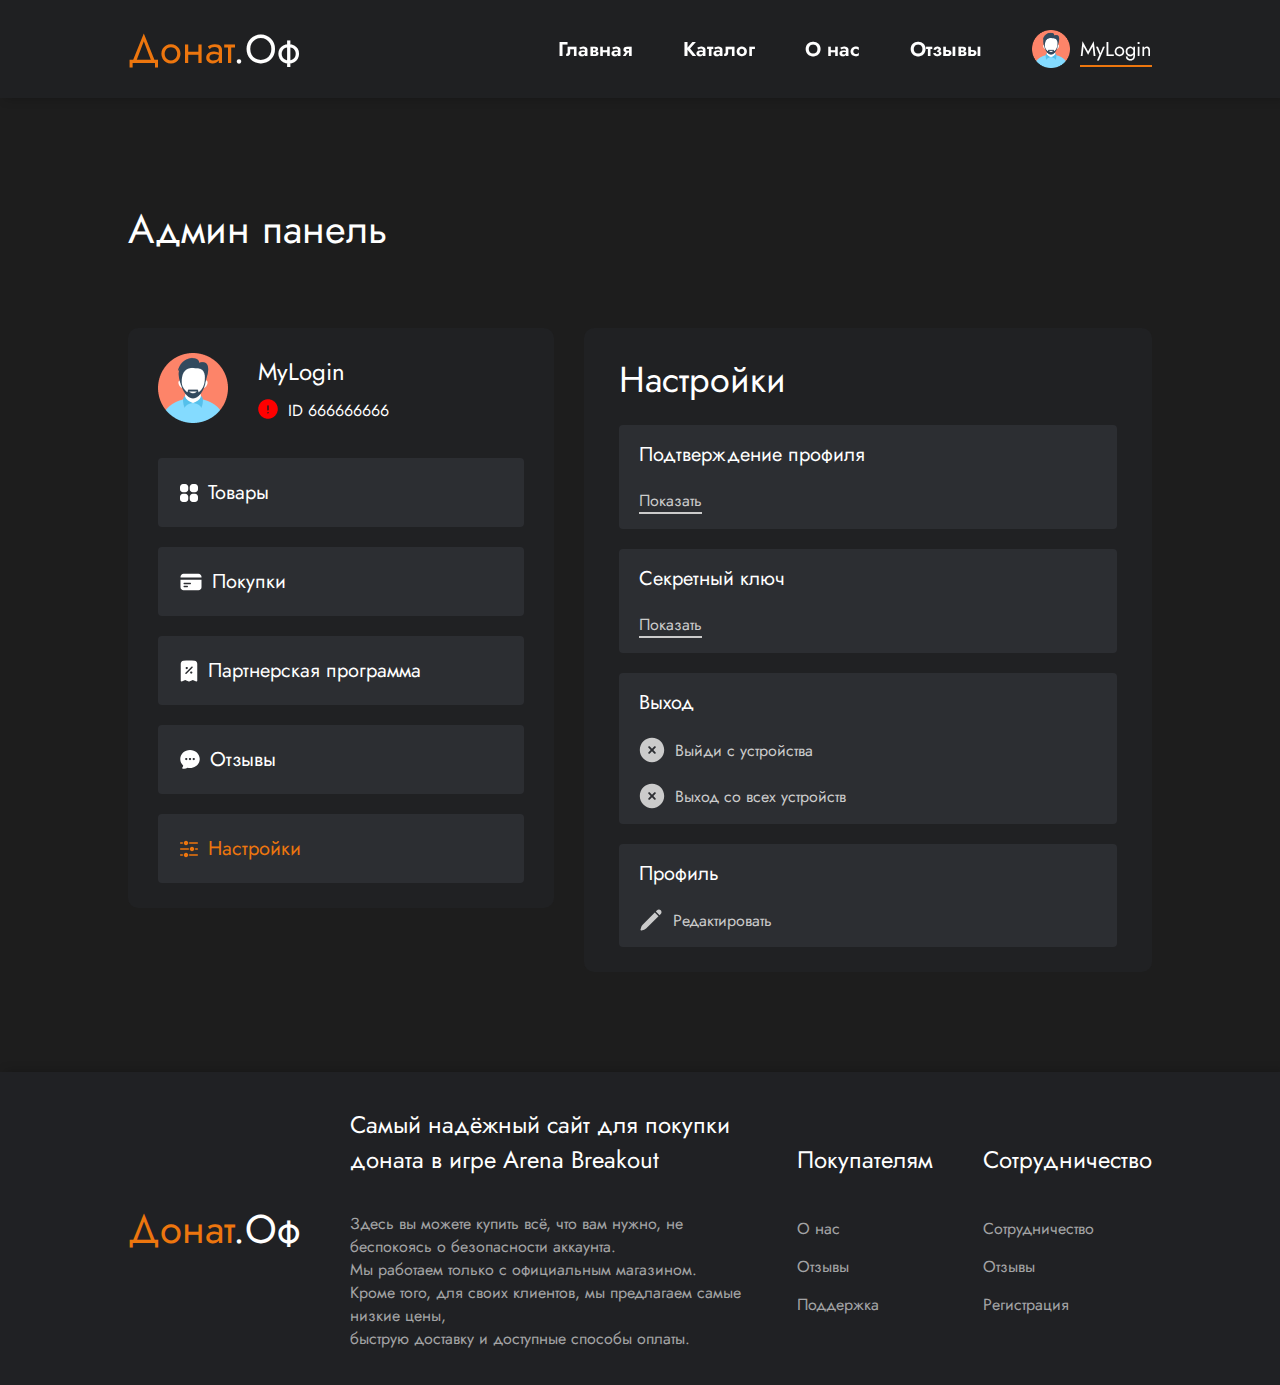
<file: admin/admin_settings.html>
<!DOCTYPE html>
<html lang="en">

<head>
    <meta charset="UTF-8">
    <meta http-equiv="X-UA-Compatible" content="IE=edge">
    <meta name="viewport" content="width=device-width, initial-scale=1.0">
    <link rel="preconnect" href="https://fonts.googleapis.com">
    <link rel="preconnect" href="https://fonts.gstatic.com" crossorigin>
    <link href="https://fonts.googleapis.com/css2?family=Jost:ital,wght@0,400;0,600;0,700;0,800;1,500&display=swap"
        rel="stylesheet">
    <link rel="preconnect" href="https://fonts.googleapis.com">
    <link rel="preconnect" href="https://fonts.gstatic.com" crossorigin>
    <link href="https://fonts.googleapis.com/css2?family=Montserrat:wght@400;500;600&display=swap" rel="stylesheet">
    <link rel="stylesheet" href="../css/style.css">
    <title>GameBuy</title>
</head>

<body>

    <header class="header">
        <div class="container">
            <div class="header__body">
                <div class="logo">
                    <a href="../index.html"><span>Донат</span>.Оф</a>
                </div>
                <nav class="links">
                    <a class="link" href="../index.html">
                        Главная
                    </a>
                    <a class="link" href="../catalog.html">
                        Каталог
                    </a>
                    <a class="link" href="#">
                        О нас
                    </a>
                    <a class="link" href="../reviews.html">
                        Отзывы
                    </a>
                    <div class="profile__header">
                        <img class="profile__icon__img" src="../img/profile/profile_icon.png" alt="#">
                        <div class="profile__header__content">
                            <p class="profile__header__title">MyLogin</p>
                            <span class="line"></span>
                        </div>
                    </div>
                </nav>
            </div>
        </div>
    </header>

    <main class="main__body mrtop">
        <section class="profile">
            <div class="container">
                <div class="profile__body">
                    <h1>Админ панель</h1>
                    <div class="profile__content">
                        <div class="profile__info__nav">
                            <div class="profile__info_block">
                                <img class="review__profile__img" src="../img/profile/profile_icon.png" alt="#">
                                <div class="profile__info">
                                    <p class="profile__text">MyLogin</p>
                                    <div class="profile__id__block">
                                        <img class="checkmark__img" src="../img/profile/cross.png" alt="#">
                                        <h3>ID 666666666</h3>
                                    </div>
                                </div>
                            </div>
                            <nav class="profile__nav__items">
                                <a href="admin_items.html" class="profile__nav__item">
                                    <svg width="18" height="18" viewBox="0 0 18 18" fill="none"
                                        xmlns="http://www.w3.org/2000/svg">
                                        <path fill-rule="evenodd" clip-rule="evenodd"
                                            d="M0 3C0 2.20435 0.316071 1.44129 0.87868 0.87868C1.44129 0.316071 2.20435 0 3 0H5.25C6.04565 0 6.80871 0.316071 7.37132 0.87868C7.93393 1.44129 8.25 2.20435 8.25 3V5.25C8.25 6.04565 7.93393 6.80871 7.37132 7.37132C6.80871 7.93393 6.04565 8.25 5.25 8.25H3C2.20435 8.25 1.44129 7.93393 0.87868 7.37132C0.316071 6.80871 0 6.04565 0 5.25V3ZM9.75 3C9.75 2.20435 10.0661 1.44129 10.6287 0.87868C11.1913 0.316071 11.9544 0 12.75 0H15C15.7956 0 16.5587 0.316071 17.1213 0.87868C17.6839 1.44129 18 2.20435 18 3V5.25C18 6.04565 17.6839 6.80871 17.1213 7.37132C16.5587 7.93393 15.7956 8.25 15 8.25H12.75C11.9544 8.25 11.1913 7.93393 10.6287 7.37132C10.0661 6.80871 9.75 6.04565 9.75 5.25V3ZM0 12.75C0 11.9544 0.316071 11.1913 0.87868 10.6287C1.44129 10.0661 2.20435 9.75 3 9.75H5.25C6.04565 9.75 6.80871 10.0661 7.37132 10.6287C7.93393 11.1913 8.25 11.9544 8.25 12.75V15C8.25 15.7956 7.93393 16.5587 7.37132 17.1213C6.80871 17.6839 6.04565 18 5.25 18H3C2.20435 18 1.44129 17.6839 0.87868 17.1213C0.316071 16.5587 0 15.7956 0 15V12.75ZM9.75 12.75C9.75 11.9544 10.0661 11.1913 10.6287 10.6287C11.1913 10.0661 11.9544 9.75 12.75 9.75H15C15.7956 9.75 16.5587 10.0661 17.1213 10.6287C17.6839 11.1913 18 11.9544 18 12.75V15C18 15.7956 17.6839 16.5587 17.1213 17.1213C16.5587 17.6839 15.7956 18 15 18H12.75C11.9544 18 11.1913 17.6839 10.6287 17.1213C10.0661 16.5587 9.75 15.7956 9.75 15V12.75Z"
                                            fill="white" />
                                    </svg>
                                    <p>Товары</p>
                                </a>
                                <a href="admin_buy.html" class="profile__nav__item">
                                    <svg width="22" height="18" viewBox="0 0 22 18" fill="none"
                                        xmlns="http://www.w3.org/2000/svg">
                                        <path
                                            d="M3.5 0.75C2.70435 0.75 1.94129 1.06607 1.37868 1.62868C0.816071 2.19129 0.5 2.95435 0.5 3.75V4.5H21.5V3.75C21.5 2.95435 21.1839 2.19129 20.6213 1.62868C20.0587 1.06607 19.2956 0.75 18.5 0.75H3.5Z"
                                            fill="white" />
                                        <path fill-rule="evenodd" clip-rule="evenodd"
                                            d="M21.5 6.75H0.5V14.25C0.5 15.0456 0.816071 15.8087 1.37868 16.3713C1.94129 16.9339 2.70435 17.25 3.5 17.25H18.5C19.2956 17.25 20.0587 16.9339 20.6213 16.3713C21.1839 15.8087 21.5 15.0456 21.5 14.25V6.75ZM3.5 10.5C3.5 10.3011 3.57902 10.1103 3.71967 9.96967C3.86032 9.82902 4.05109 9.75 4.25 9.75H10.25C10.4489 9.75 10.6397 9.82902 10.7803 9.96967C10.921 10.1103 11 10.3011 11 10.5C11 10.6989 10.921 10.8897 10.7803 11.0303C10.6397 11.171 10.4489 11.25 10.25 11.25H4.25C4.05109 11.25 3.86032 11.171 3.71967 11.0303C3.57902 10.8897 3.5 10.6989 3.5 10.5ZM4.25 12.75C4.05109 12.75 3.86032 12.829 3.71967 12.9697C3.57902 13.1103 3.5 13.3011 3.5 13.5C3.5 13.6989 3.57902 13.8897 3.71967 14.0303C3.86032 14.171 4.05109 14.25 4.25 14.25H7.25C7.44891 14.25 7.63968 14.171 7.78033 14.0303C7.92098 13.8897 8 13.6989 8 13.5C8 13.3011 7.92098 13.1103 7.78033 12.9697C7.63968 12.829 7.44891 12.75 7.25 12.75H4.25Z"
                                            fill="white" />
                                    </svg>
                                    <p>Покупки</p>
                                </a>
                                <a href="admin_collab_unused.html" class="profile__nav__item">
                                    <svg width="18" height="22" viewBox="0 0 18 22" fill="none"
                                        xmlns="http://www.w3.org/2000/svg">
                                        <path fill-rule="evenodd" clip-rule="evenodd"
                                            d="M9 0.500002C7.079 0.500002 5.184 0.611002 3.32 0.827002C1.823 1.001 0.75 2.287 0.75 3.757V20.75C0.750029 20.8726 0.780107 20.9933 0.837604 21.1016C0.8951 21.2099 0.97826 21.3024 1.0798 21.3711C1.18135 21.4397 1.29818 21.4825 1.42008 21.4956C1.54197 21.5086 1.66521 21.4916 1.779 21.446L5.25 20.058L8.722 21.446C8.90049 21.5172 9.09951 21.5172 9.278 21.446L12.75 20.058L16.221 21.446C16.3348 21.4916 16.458 21.5086 16.5799 21.4956C16.7018 21.4825 16.8186 21.4397 16.9202 21.3711C17.0217 21.3024 17.1049 21.2099 17.1624 21.1016C17.2199 20.9933 17.25 20.8726 17.25 20.75V3.757C17.25 2.287 16.177 1.001 14.68 0.827002C12.7945 0.608653 10.8981 0.499471 9 0.500002ZM12.53 7.78C12.6625 7.63783 12.7346 7.44978 12.7312 7.25548C12.7277 7.06118 12.649 6.87579 12.5116 6.73838C12.3742 6.60097 12.1888 6.52225 11.9945 6.51883C11.8002 6.5154 11.6122 6.58752 11.47 6.72L5.47 12.72C5.39631 12.7887 5.33721 12.8715 5.29622 12.9635C5.25523 13.0555 5.23318 13.1548 5.23141 13.2555C5.22963 13.3562 5.24816 13.4562 5.28588 13.5496C5.3236 13.643 5.37974 13.7278 5.45096 13.799C5.52218 13.8703 5.60701 13.9264 5.7004 13.9641C5.79379 14.0018 5.89382 14.0204 5.99452 14.0186C6.09522 14.0168 6.19454 13.9948 6.28654 13.9538C6.37854 13.9128 6.46134 13.8537 6.53 13.78L12.53 7.78ZM5.625 8C5.625 7.70163 5.74353 7.41549 5.9545 7.20451C6.16548 6.99353 6.45163 6.875 6.75 6.875C7.04837 6.875 7.33452 6.99353 7.5455 7.20451C7.75647 7.41549 7.875 7.70163 7.875 8C7.875 8.29837 7.75647 8.58452 7.5455 8.7955C7.33452 9.00648 7.04837 9.125 6.75 9.125C6.45163 9.125 6.16548 9.00648 5.9545 8.7955C5.74353 8.58452 5.625 8.29837 5.625 8ZM11.25 11.375C10.9516 11.375 10.6655 11.4935 10.4545 11.7045C10.2435 11.9155 10.125 12.2016 10.125 12.5C10.125 12.7984 10.2435 13.0845 10.4545 13.2955C10.6655 13.5065 10.9516 13.625 11.25 13.625C11.5484 13.625 11.8345 13.5065 12.0455 13.2955C12.2565 13.0845 12.375 12.7984 12.375 12.5C12.375 12.2016 12.2565 11.9155 12.0455 11.7045C11.8345 11.4935 11.5484 11.375 11.25 11.375Z"
                                            fill="white" />
                                    </svg>

                                    <p>Партнерская программа</p>
                                </a>
                                <a href="admin_reviews.html" class="profile__nav__item">
                                    <svg width="20" height="19" viewBox="0 0 20 19" fill="none"
                                        xmlns="http://www.w3.org/2000/svg">
                                        <path fill-rule="evenodd" clip-rule="evenodd"
                                            d="M2.804 18.644C3.1987 18.715 3.59897 18.7505 4 18.75C5.26747 18.7517 6.50959 18.395 7.583 17.721C8.357 17.903 9.167 18 10 18C15.322 18 19.75 14.03 19.75 9C19.75 3.97 15.322 0 10 0C4.678 0 0.25 3.97 0.25 9C0.25 11.409 1.275 13.587 2.924 15.192C3.156 15.418 3.201 15.62 3.178 15.735C3.05442 16.3571 2.77426 16.9373 2.364 17.421C2.27883 17.5215 2.22165 17.6428 2.19823 17.7724C2.17481 17.9021 2.18596 18.0357 2.23057 18.1597C2.27518 18.2836 2.35167 18.3937 2.45233 18.4787C2.553 18.5638 2.67429 18.6208 2.804 18.644ZM6.25 7.875C5.95163 7.875 5.66548 7.99353 5.4545 8.2045C5.24353 8.41548 5.125 8.70163 5.125 9C5.125 9.29837 5.24353 9.58452 5.4545 9.7955C5.66548 10.0065 5.95163 10.125 6.25 10.125C6.54837 10.125 6.83452 10.0065 7.0455 9.7955C7.25647 9.58452 7.375 9.29837 7.375 9C7.375 8.70163 7.25647 8.41548 7.0455 8.2045C6.83452 7.99353 6.54837 7.875 6.25 7.875ZM8.875 9C8.875 8.70163 8.99353 8.41548 9.2045 8.2045C9.41548 7.99353 9.70163 7.875 10 7.875C10.2984 7.875 10.5845 7.99353 10.7955 8.2045C11.0065 8.41548 11.125 8.70163 11.125 9C11.125 9.29837 11.0065 9.58452 10.7955 9.7955C10.5845 10.0065 10.2984 10.125 10 10.125C9.70163 10.125 9.41548 10.0065 9.2045 9.7955C8.99353 9.58452 8.875 9.29837 8.875 9ZM13.75 7.875C13.4516 7.875 13.1655 7.99353 12.9545 8.2045C12.7435 8.41548 12.625 8.70163 12.625 9C12.625 9.29837 12.7435 9.58452 12.9545 9.7955C13.1655 10.0065 13.4516 10.125 13.75 10.125C14.0484 10.125 14.3345 10.0065 14.5455 9.7955C14.7565 9.58452 14.875 9.29837 14.875 9C14.875 8.70163 14.7565 8.41548 14.5455 8.2045C14.3345 7.99353 14.0484 7.875 13.75 7.875Z"
                                            fill="white" />
                                    </svg>

                                    <p>Отзывы</p>
                                </a>
                                <a href="admin_settings.html" class="profile__nav__item">
                                    <svg width="18" height="18" viewBox="0 0 18 18" fill="none"
                                        xmlns="http://www.w3.org/2000/svg">
                                        <path
                                            d="M15.75 9.75H17.25C17.4489 9.75 17.6397 9.67098 17.7803 9.53033C17.921 9.38968 18 9.19891 18 9C18 8.80109 17.921 8.61032 17.7803 8.46967C17.6397 8.32902 17.4489 8.25 17.25 8.25H15.75C15.5511 8.25 15.3603 8.32902 15.2197 8.46967C15.079 8.61032 15 8.80109 15 9C15 9.19891 15.079 9.38968 15.2197 9.53033C15.3603 9.67098 15.5511 9.75 15.75 9.75ZM9 3C9 2.80109 9.07902 2.61032 9.21967 2.46967C9.36032 2.32902 9.55109 2.25 9.75 2.25H17.25C17.4489 2.25 17.6397 2.32902 17.7803 2.46967C17.921 2.61032 18 2.80109 18 3C18 3.19891 17.921 3.38968 17.7803 3.53033C17.6397 3.67098 17.4489 3.75 17.25 3.75H9.75C9.55109 3.75 9.36032 3.67098 9.21967 3.53033C9.07902 3.38968 9 3.19891 9 3ZM9 15C9 14.8011 9.07902 14.6103 9.21967 14.4697C9.36032 14.329 9.55109 14.25 9.75 14.25H17.25C17.4489 14.25 17.6397 14.329 17.7803 14.4697C17.921 14.6103 18 14.8011 18 15C18 15.1989 17.921 15.3897 17.7803 15.5303C17.6397 15.671 17.4489 15.75 17.25 15.75H9.75C9.55109 15.75 9.36032 15.671 9.21967 15.5303C9.07902 15.3897 9 15.1989 9 15ZM0.75 3.75H2.25C2.44891 3.75 2.63968 3.67098 2.78033 3.53033C2.92098 3.38968 3 3.19891 3 3C3 2.80109 2.92098 2.61032 2.78033 2.46967C2.63968 2.32902 2.44891 2.25 2.25 2.25H0.75C0.551088 2.25 0.360322 2.32902 0.21967 2.46967C0.0790175 2.61032 0 2.80109 0 3C0 3.19891 0.0790175 3.38968 0.21967 3.53033C0.360322 3.67098 0.551088 3.75 0.75 3.75ZM2.25 15.75H0.75C0.551088 15.75 0.360322 15.671 0.21967 15.5303C0.0790175 15.3897 0 15.1989 0 15C0 14.8011 0.0790175 14.6103 0.21967 14.4697C0.360322 14.329 0.551088 14.25 0.75 14.25H2.25C2.44891 14.25 2.63968 14.329 2.78033 14.4697C2.92098 14.6103 3 14.8011 3 15C3 15.1989 2.92098 15.3897 2.78033 15.5303C2.63968 15.671 2.44891 15.75 2.25 15.75ZM0 9C0 8.80109 0.0790175 8.61032 0.21967 8.46967C0.360322 8.32902 0.551088 8.25 0.75 8.25H8.25C8.44891 8.25 8.63968 8.32902 8.78033 8.46967C8.92098 8.61032 9 8.80109 9 9C9 9.19891 8.92098 9.38968 8.78033 9.53033C8.63968 9.67098 8.44891 9.75 8.25 9.75H0.75C0.551088 9.75 0.360322 9.67098 0.21967 9.53033C0.0790175 9.38968 0 9.19891 0 9ZM6 0.75C5.40326 0.75 4.83097 0.987053 4.40901 1.40901C3.98705 1.83097 3.75 2.40326 3.75 3C3.75 3.59674 3.98705 4.16903 4.40901 4.59099C4.83097 5.01295 5.40326 5.25 6 5.25C6.59674 5.25 7.16903 5.01295 7.59099 4.59099C8.01295 4.16903 8.25 3.59674 8.25 3C8.25 2.40326 8.01295 1.83097 7.59099 1.40901C7.16903 0.987053 6.59674 0.75 6 0.75ZM9.75 9C9.75 8.40326 9.98705 7.83097 10.409 7.40901C10.831 6.98705 11.4033 6.75 12 6.75C12.5967 6.75 13.169 6.98705 13.591 7.40901C14.0129 7.83097 14.25 8.40326 14.25 9C14.25 9.59674 14.0129 10.169 13.591 10.591C13.169 11.0129 12.5967 11.25 12 11.25C11.4033 11.25 10.831 11.0129 10.409 10.591C9.98705 10.169 9.75 9.59674 9.75 9ZM6 12.75C5.40326 12.75 4.83097 12.9871 4.40901 13.409C3.98705 13.831 3.75 14.4033 3.75 15C3.75 15.5967 3.98705 16.169 4.40901 16.591C4.83097 17.0129 5.40326 17.25 6 17.25C6.59674 17.25 7.16903 17.0129 7.59099 16.591C8.01295 16.169 8.25 15.5967 8.25 15C8.25 14.4033 8.01295 13.831 7.59099 13.409C7.16903 12.9871 6.59674 12.75 6 12.75Z"
                                            fill="#ED760E" />
                                    </svg>
                                    <p><span>Настройки</span></p>
                                </a>
                            </nav>
                        </div>
                        <div class="profile__items profile_settings">
                            <h2 class="settings__title">Настройки</h2>
                            <div class="profile__settings__item">
                                <p>Подтверждение профиля</p>
                                <h3 class="profile__settings__item__link">Показать</h3>
                            </div>
                            <div class="profile__settings__item">
                                <p>Секретный ключ</p>
                                <h3 class="profile__settings__item__link">Показать</h3>
                            </div>
                            <div class="profile__settings__item">
                                <p>Выход</p>
                                <h3 class="profile__settings__item__text">
                                    <svg width="26" height="26" viewBox="0 0 26 26" fill="none"
                                        xmlns="http://www.w3.org/2000/svg">
                                        <path fill-rule="evenodd" clip-rule="evenodd"
                                            d="M13 0.8125C6.26875 0.8125 0.8125 6.26875 0.8125 13C0.8125 19.7313 6.26875 25.1875 13 25.1875C19.7313 25.1875 25.1875 19.7313 25.1875 13C25.1875 6.26875 19.7313 0.8125 13 0.8125ZM10.85 9.525C10.7642 9.43289 10.6607 9.35901 10.5457 9.30777C10.4307 9.25653 10.3065 9.22898 10.1807 9.22676C10.0548 9.22454 9.92974 9.2477 9.813 9.29485C9.69627 9.342 9.59023 9.41218 9.5012 9.5012C9.41218 9.59023 9.342 9.69627 9.29485 9.813C9.2477 9.92974 9.22454 10.0548 9.22676 10.1807C9.22898 10.3065 9.25653 10.4307 9.30777 10.5457C9.35901 10.6607 9.43289 10.7642 9.525 10.85L11.675 13L9.525 15.15C9.43289 15.2358 9.35901 15.3393 9.30777 15.4543C9.25653 15.5693 9.22898 15.6935 9.22676 15.8193C9.22454 15.9452 9.2477 16.0703 9.29485 16.187C9.342 16.3037 9.41218 16.4098 9.5012 16.4988C9.59023 16.5878 9.69627 16.658 9.813 16.7052C9.92974 16.7523 10.0548 16.7755 10.1807 16.7732C10.3065 16.771 10.4307 16.7435 10.5457 16.6922C10.6607 16.641 10.7642 16.5671 10.85 16.475L13 14.325L15.15 16.475C15.2358 16.5671 15.3393 16.641 15.4543 16.6922C15.5693 16.7435 15.6935 16.771 15.8193 16.7732C15.9452 16.7755 16.0703 16.7523 16.187 16.7052C16.3037 16.658 16.4098 16.5878 16.4988 16.4988C16.5878 16.4098 16.658 16.3037 16.7052 16.187C16.7523 16.0703 16.7755 15.9452 16.7732 15.8193C16.771 15.6935 16.7435 15.5693 16.6922 15.4543C16.641 15.3393 16.5671 15.2358 16.475 15.15L14.325 13L16.475 10.85C16.5671 10.7642 16.641 10.6607 16.6922 10.5457C16.7435 10.4307 16.771 10.3065 16.7732 10.1807C16.7755 10.0548 16.7523 9.92974 16.7052 9.813C16.658 9.69627 16.5878 9.59023 16.4988 9.5012C16.4098 9.41218 16.3037 9.342 16.187 9.29485C16.0703 9.2477 15.9452 9.22454 15.8193 9.22676C15.6935 9.22898 15.5693 9.25653 15.4543 9.30777C15.3393 9.35901 15.2358 9.43289 15.15 9.525L13 11.675L10.85 9.525Z"
                                            fill="rgb(203, 203, 203)" />
                                    </svg>
                                    Выйди с устройства
                                </h3>
                                <h3 class="profile__settings__item__text">
                                    <svg width="26" height="26" viewBox="0 0 26 26" fill="none"
                                        xmlns="http://www.w3.org/2000/svg">
                                        <path fill-rule="evenodd" clip-rule="evenodd"
                                            d="M13 0.8125C6.26875 0.8125 0.8125 6.26875 0.8125 13C0.8125 19.7313 6.26875 25.1875 13 25.1875C19.7313 25.1875 25.1875 19.7313 25.1875 13C25.1875 6.26875 19.7313 0.8125 13 0.8125ZM10.85 9.525C10.7642 9.43289 10.6607 9.35901 10.5457 9.30777C10.4307 9.25653 10.3065 9.22898 10.1807 9.22676C10.0548 9.22454 9.92974 9.2477 9.813 9.29485C9.69627 9.342 9.59023 9.41218 9.5012 9.5012C9.41218 9.59023 9.342 9.69627 9.29485 9.813C9.2477 9.92974 9.22454 10.0548 9.22676 10.1807C9.22898 10.3065 9.25653 10.4307 9.30777 10.5457C9.35901 10.6607 9.43289 10.7642 9.525 10.85L11.675 13L9.525 15.15C9.43289 15.2358 9.35901 15.3393 9.30777 15.4543C9.25653 15.5693 9.22898 15.6935 9.22676 15.8193C9.22454 15.9452 9.2477 16.0703 9.29485 16.187C9.342 16.3037 9.41218 16.4098 9.5012 16.4988C9.59023 16.5878 9.69627 16.658 9.813 16.7052C9.92974 16.7523 10.0548 16.7755 10.1807 16.7732C10.3065 16.771 10.4307 16.7435 10.5457 16.6922C10.6607 16.641 10.7642 16.5671 10.85 16.475L13 14.325L15.15 16.475C15.2358 16.5671 15.3393 16.641 15.4543 16.6922C15.5693 16.7435 15.6935 16.771 15.8193 16.7732C15.9452 16.7755 16.0703 16.7523 16.187 16.7052C16.3037 16.658 16.4098 16.5878 16.4988 16.4988C16.5878 16.4098 16.658 16.3037 16.7052 16.187C16.7523 16.0703 16.7755 15.9452 16.7732 15.8193C16.771 15.6935 16.7435 15.5693 16.6922 15.4543C16.641 15.3393 16.5671 15.2358 16.475 15.15L14.325 13L16.475 10.85C16.5671 10.7642 16.641 10.6607 16.6922 10.5457C16.7435 10.4307 16.771 10.3065 16.7732 10.1807C16.7755 10.0548 16.7523 9.92974 16.7052 9.813C16.658 9.69627 16.5878 9.59023 16.4988 9.5012C16.4098 9.41218 16.3037 9.342 16.187 9.29485C16.0703 9.2477 15.9452 9.22454 15.8193 9.22676C15.6935 9.22898 15.5693 9.25653 15.4543 9.30777C15.3393 9.35901 15.2358 9.43289 15.15 9.525L13 11.675L10.85 9.525Z"
                                            fill="rgb(203, 203, 203)" />
                                    </svg>
                                    Выход со всех устройств
                                </h3>
                            </div>
                            <div class="profile__settings__item">
                                <p>Профиль</p>
                                <h3 class="profile__settings__item__text">
                                    <svg width="24" height="24" viewBox="0 0 24 24" fill="none"
                                        xmlns="http://www.w3.org/2000/svg">
                                        <path
                                            d="M21.731 2.26906C21.2387 1.77687 20.5711 1.50037 19.875 1.50037C19.1789 1.50037 18.5113 1.77687 18.019 2.26906L16.862 3.42606L20.574 7.13806L21.731 5.98106C22.2232 5.48879 22.4997 4.82117 22.4997 4.12506C22.4997 3.42894 22.2232 2.76133 21.731 2.26906ZM19.513 8.19906L15.801 4.48706L3.65101 16.6371C3.03386 17.2539 2.58019 18.0148 2.33101 18.8511L1.53101 21.5361C1.49239 21.6656 1.48951 21.8032 1.52267 21.9343C1.55584 22.0654 1.62382 22.185 1.71943 22.2806C1.81503 22.3762 1.9347 22.4442 2.06577 22.4774C2.19684 22.5106 2.33444 22.5077 2.46401 22.4691L5.14901 21.6691C5.98524 21.4199 6.74617 20.9662 7.36301 20.3491L19.513 8.19906Z"
                                            fill="rgb(203, 203, 203)" />
                                    </svg>

                                    Редактировать
                                </h3>
                            </div>
                        </div>
                    </div>
                </div>
            </div>
        </section>
    </main>

    <footer class="footer">
        <div class="container">
            <div class="footer__body">
                <div class="logo">
                    <a href="index.html"><span>Донат</span>.Оф</a>
                </div>
                <div class="footer__text__content">
                    <p class="footer__title">
                        Самый надёжный сайт для покупки доната в игре Arena Breakout
                    </p>

                    <p class="footer__text">
                        Здесь вы можете купить всё, что вам нужно, не беспокоясь о безопасности аккаунта.<br>
                        Мы работаем только с официальным магазином. <br>
                        Кроме того, для своих клиентов, мы предлагаем самые низкие цены, <br>
                        быструю доставку и доступные способы оплаты.
                    </p>


                </div>
                <div class="footer__navs">
                    <div class="footer__title">Покупателям</div>
                    <nav class="footer__nav">
                        <a href="#" class="footer__text">О нас</a>
                        <a href="#" class="footer__text">Отзывы</a>
                        <a href="#" class="footer__text">Поддержка</a>
                    </nav>
                </div>
                <div class="footer__navs">
                    <div class="footer__title">Сотрудничество</div>
                    <nav class="footer__nav">
                        <a href="#" class="footer__text">Сотрудничество</a>
                        <a href="#" class="footer__text">Отзывы</a>
                        <a href="#" class="footer__text">Регистрация</a>
                    </nav>
                </div>
            </div>
        </div>
    </footer>

</body>

</html>
</file>
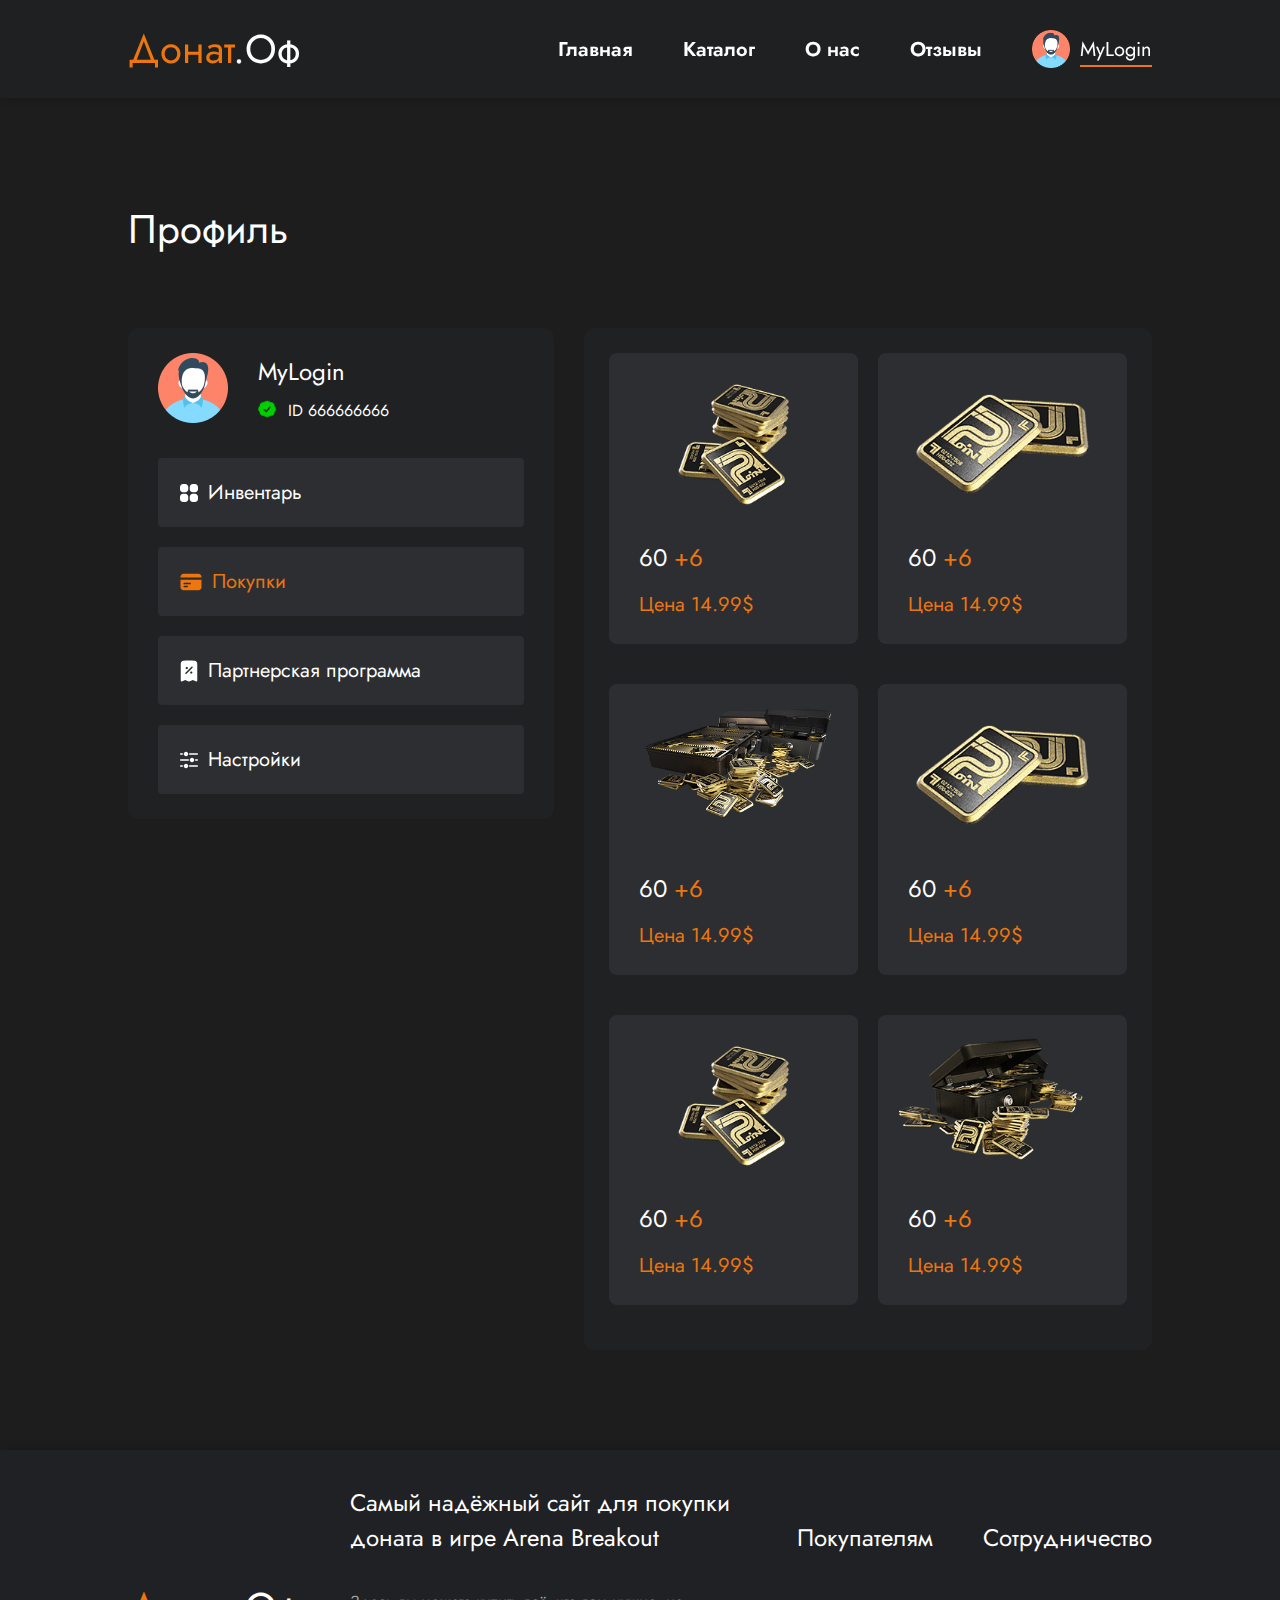
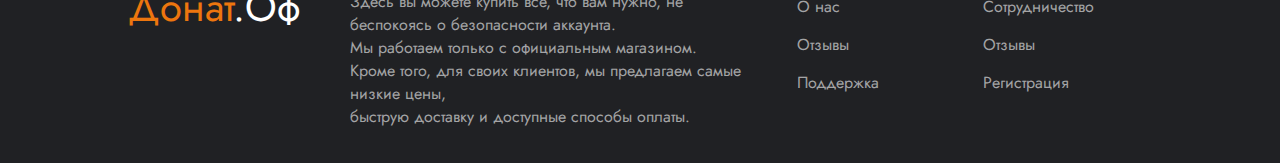
<file: profile/profile_buy.html>
<!DOCTYPE html>
<html lang="en">

<head>
    <meta charset="UTF-8">
    <meta http-equiv="X-UA-Compatible" content="IE=edge">
    <meta name="viewport" content="width=device-width, initial-scale=1.0">
    <link rel="preconnect" href="https://fonts.googleapis.com">
    <link rel="preconnect" href="https://fonts.gstatic.com" crossorigin>
    <link href="https://fonts.googleapis.com/css2?family=Jost:ital,wght@0,400;0,600;0,700;0,800;1,500&display=swap"
        rel="stylesheet">
    <link rel="preconnect" href="https://fonts.googleapis.com">
    <link rel="preconnect" href="https://fonts.gstatic.com" crossorigin>
    <link href="https://fonts.googleapis.com/css2?family=Montserrat:wght@400;500;600&display=swap" rel="stylesheet">
    <link rel="stylesheet" href="../css/style.css">
    <title>GameBuy</title>
</head>

<section class="modal__container" id="openModalProduct">
    <form class="modal__collaboration modal">
        <div class="modal_header">
            <h2>Подать заявку</h2>
            <a class="modal_close" href="#">X</a>
        </div>
        <div class="modal__item">
            <div class="modal__text">Имя *</div>
            <input type="text" class="modal__input" placeholder="Имя">
        </div>
        <div class="modal__item">
            <div class="modal__text">Процент с продаж</div>
            <input type="text" class="modal__input" placeholder="12">
        </div>
        <div class="modal__item">
            <div class="modal__text">Цена</div>
            <input type="text" class="modal__input" placeholder="15000">
        </div>
        <div class="modal__item">
            <div class="modal__text">Скидочная цена</div>
            <input type="text" class="modal__input" placeholder="12000">
        </div>

        <input type="submit" class="btn">
    </form>
</section>

<body>

    <header class="header">
        <div class="container">
            <div class="header__body">
                <div class="logo">
                    <a href="../index.html"><span>Донат</span>.Оф</a>
                </div>
                <nav class="links">
                    <a class="link" href="../index.html">
                        Главная
                    </a>
                    <a class="link" href="../catalog.html">
                        Каталог
                    </a>
                    <a class="link" href="#">
                        О нас
                    </a>
                    <a class="link" href="../reviews.html">
                        Отзывы
                    </a>
                    <a href="profile_inventory.html" class="profile__header">
                        <img class="profile__icon__img" src="../img/profile/profile_icon.png" alt="#">
                        <div class="profile__header__content">
                            <p class="profile__header__title">MyLogin</p>
                            <span class="line"></span>
                        </div>
                    </a>
                </nav>
            </div>
        </div>
    </header>

    <main class="main__body mrtop">
        <section class="profile">
            <div class="container">
                <div class="profile__body">
                    <h1>Профиль</h1>
                    <div class="profile__content">
                        <div class="profile__info__nav">
                            <div class="profile__info_block">
                                <img class="review__profile__img" src="../img/profile/profile_icon.png" alt="#">
                                <div class="profile__info">
                                    <p class="profile__text">MyLogin</p>
                                    <div class="profile__id__block">
                                        <img class="checkmark__img" src="../img/profile/checkmark.png" alt="#">
                                        <h3>ID 666666666</h3>
                                    </div>
                                </div>
                            </div>
                            <nav class="profile__nav__items">
                                <a href="profile_inventory.html" class="profile__nav__item">
                                    <svg width="18" height="18" viewBox="0 0 18 18" fill="none"
                                        xmlns="http://www.w3.org/2000/svg">
                                        <path fill-rule="evenodd" clip-rule="evenodd"
                                            d="M0 3C0 2.20435 0.316071 1.44129 0.87868 0.87868C1.44129 0.316071 2.20435 0 3 0H5.25C6.04565 0 6.80871 0.316071 7.37132 0.87868C7.93393 1.44129 8.25 2.20435 8.25 3V5.25C8.25 6.04565 7.93393 6.80871 7.37132 7.37132C6.80871 7.93393 6.04565 8.25 5.25 8.25H3C2.20435 8.25 1.44129 7.93393 0.87868 7.37132C0.316071 6.80871 0 6.04565 0 5.25V3ZM9.75 3C9.75 2.20435 10.0661 1.44129 10.6287 0.87868C11.1913 0.316071 11.9544 0 12.75 0H15C15.7956 0 16.5587 0.316071 17.1213 0.87868C17.6839 1.44129 18 2.20435 18 3V5.25C18 6.04565 17.6839 6.80871 17.1213 7.37132C16.5587 7.93393 15.7956 8.25 15 8.25H12.75C11.9544 8.25 11.1913 7.93393 10.6287 7.37132C10.0661 6.80871 9.75 6.04565 9.75 5.25V3ZM0 12.75C0 11.9544 0.316071 11.1913 0.87868 10.6287C1.44129 10.0661 2.20435 9.75 3 9.75H5.25C6.04565 9.75 6.80871 10.0661 7.37132 10.6287C7.93393 11.1913 8.25 11.9544 8.25 12.75V15C8.25 15.7956 7.93393 16.5587 7.37132 17.1213C6.80871 17.6839 6.04565 18 5.25 18H3C2.20435 18 1.44129 17.6839 0.87868 17.1213C0.316071 16.5587 0 15.7956 0 15V12.75ZM9.75 12.75C9.75 11.9544 10.0661 11.1913 10.6287 10.6287C11.1913 10.0661 11.9544 9.75 12.75 9.75H15C15.7956 9.75 16.5587 10.0661 17.1213 10.6287C17.6839 11.1913 18 11.9544 18 12.75V15C18 15.7956 17.6839 16.5587 17.1213 17.1213C16.5587 17.6839 15.7956 18 15 18H12.75C11.9544 18 11.1913 17.6839 10.6287 17.1213C10.0661 16.5587 9.75 15.7956 9.75 15V12.75Z"
                                            fill="white" />
                                    </svg>
                                    <p>Инвентарь</p>
                                </a>
                                <a href="profile_buy.html" class="profile__nav__item">
                                    <svg width="22" height="18" viewBox="0 0 22 18" fill="none"
                                        xmlns="http://www.w3.org/2000/svg">
                                        <path
                                            d="M3.5 0.75C2.70435 0.75 1.94129 1.06607 1.37868 1.62868C0.816071 2.19129 0.5 2.95435 0.5 3.75V4.5H21.5V3.75C21.5 2.95435 21.1839 2.19129 20.6213 1.62868C20.0587 1.06607 19.2956 0.75 18.5 0.75H3.5Z"
                                            fill="#ED760E" />
                                        <path fill-rule="evenodd" clip-rule="evenodd"
                                            d="M21.5 6.75H0.5V14.25C0.5 15.0456 0.816071 15.8087 1.37868 16.3713C1.94129 16.9339 2.70435 17.25 3.5 17.25H18.5C19.2956 17.25 20.0587 16.9339 20.6213 16.3713C21.1839 15.8087 21.5 15.0456 21.5 14.25V6.75ZM3.5 10.5C3.5 10.3011 3.57902 10.1103 3.71967 9.96967C3.86032 9.82902 4.05109 9.75 4.25 9.75H10.25C10.4489 9.75 10.6397 9.82902 10.7803 9.96967C10.921 10.1103 11 10.3011 11 10.5C11 10.6989 10.921 10.8897 10.7803 11.0303C10.6397 11.171 10.4489 11.25 10.25 11.25H4.25C4.05109 11.25 3.86032 11.171 3.71967 11.0303C3.57902 10.8897 3.5 10.6989 3.5 10.5ZM4.25 12.75C4.05109 12.75 3.86032 12.829 3.71967 12.9697C3.57902 13.1103 3.5 13.3011 3.5 13.5C3.5 13.6989 3.57902 13.8897 3.71967 14.0303C3.86032 14.171 4.05109 14.25 4.25 14.25H7.25C7.44891 14.25 7.63968 14.171 7.78033 14.0303C7.92098 13.8897 8 13.6989 8 13.5C8 13.3011 7.92098 13.1103 7.78033 12.9697C7.63968 12.829 7.44891 12.75 7.25 12.75H4.25Z"
                                            fill="#ED760E" />
                                    </svg>
                                    <p><span>Покупки</span></p>
                                </a>
                                <a href="profile_collab_unused.html" class="profile__nav__item">
                                    <svg width="18" height="22" viewBox="0 0 18 22" fill="none"
                                        xmlns="http://www.w3.org/2000/svg">
                                        <path fill-rule="evenodd" clip-rule="evenodd"
                                            d="M9 0.500002C7.079 0.500002 5.184 0.611002 3.32 0.827002C1.823 1.001 0.75 2.287 0.75 3.757V20.75C0.750029 20.8726 0.780107 20.9933 0.837604 21.1016C0.8951 21.2099 0.97826 21.3024 1.0798 21.3711C1.18135 21.4397 1.29818 21.4825 1.42008 21.4956C1.54197 21.5086 1.66521 21.4916 1.779 21.446L5.25 20.058L8.722 21.446C8.90049 21.5172 9.09951 21.5172 9.278 21.446L12.75 20.058L16.221 21.446C16.3348 21.4916 16.458 21.5086 16.5799 21.4956C16.7018 21.4825 16.8186 21.4397 16.9202 21.3711C17.0217 21.3024 17.1049 21.2099 17.1624 21.1016C17.2199 20.9933 17.25 20.8726 17.25 20.75V3.757C17.25 2.287 16.177 1.001 14.68 0.827002C12.7945 0.608653 10.8981 0.499471 9 0.500002ZM12.53 7.78C12.6625 7.63783 12.7346 7.44978 12.7312 7.25548C12.7277 7.06118 12.649 6.87579 12.5116 6.73838C12.3742 6.60097 12.1888 6.52225 11.9945 6.51883C11.8002 6.5154 11.6122 6.58752 11.47 6.72L5.47 12.72C5.39631 12.7887 5.33721 12.8715 5.29622 12.9635C5.25523 13.0555 5.23318 13.1548 5.23141 13.2555C5.22963 13.3562 5.24816 13.4562 5.28588 13.5496C5.3236 13.643 5.37974 13.7278 5.45096 13.799C5.52218 13.8703 5.60701 13.9264 5.7004 13.9641C5.79379 14.0018 5.89382 14.0204 5.99452 14.0186C6.09522 14.0168 6.19454 13.9948 6.28654 13.9538C6.37854 13.9128 6.46134 13.8537 6.53 13.78L12.53 7.78ZM5.625 8C5.625 7.70163 5.74353 7.41549 5.9545 7.20451C6.16548 6.99353 6.45163 6.875 6.75 6.875C7.04837 6.875 7.33452 6.99353 7.5455 7.20451C7.75647 7.41549 7.875 7.70163 7.875 8C7.875 8.29837 7.75647 8.58452 7.5455 8.7955C7.33452 9.00648 7.04837 9.125 6.75 9.125C6.45163 9.125 6.16548 9.00648 5.9545 8.7955C5.74353 8.58452 5.625 8.29837 5.625 8ZM11.25 11.375C10.9516 11.375 10.6655 11.4935 10.4545 11.7045C10.2435 11.9155 10.125 12.2016 10.125 12.5C10.125 12.7984 10.2435 13.0845 10.4545 13.2955C10.6655 13.5065 10.9516 13.625 11.25 13.625C11.5484 13.625 11.8345 13.5065 12.0455 13.2955C12.2565 13.0845 12.375 12.7984 12.375 12.5C12.375 12.2016 12.2565 11.9155 12.0455 11.7045C11.8345 11.4935 11.5484 11.375 11.25 11.375Z"
                                            fill="white" />
                                    </svg>

                                    <p>Партнерская программа</p>
                                </a>
                                <a href="profile_settings.html" class="profile__nav__item">
                                    <svg width="18" height="18" viewBox="0 0 18 18" fill="none"
                                        xmlns="http://www.w3.org/2000/svg">
                                        <path
                                            d="M15.75 9.75H17.25C17.4489 9.75 17.6397 9.67098 17.7803 9.53033C17.921 9.38968 18 9.19891 18 9C18 8.80109 17.921 8.61032 17.7803 8.46967C17.6397 8.32902 17.4489 8.25 17.25 8.25H15.75C15.5511 8.25 15.3603 8.32902 15.2197 8.46967C15.079 8.61032 15 8.80109 15 9C15 9.19891 15.079 9.38968 15.2197 9.53033C15.3603 9.67098 15.5511 9.75 15.75 9.75ZM9 3C9 2.80109 9.07902 2.61032 9.21967 2.46967C9.36032 2.32902 9.55109 2.25 9.75 2.25H17.25C17.4489 2.25 17.6397 2.32902 17.7803 2.46967C17.921 2.61032 18 2.80109 18 3C18 3.19891 17.921 3.38968 17.7803 3.53033C17.6397 3.67098 17.4489 3.75 17.25 3.75H9.75C9.55109 3.75 9.36032 3.67098 9.21967 3.53033C9.07902 3.38968 9 3.19891 9 3ZM9 15C9 14.8011 9.07902 14.6103 9.21967 14.4697C9.36032 14.329 9.55109 14.25 9.75 14.25H17.25C17.4489 14.25 17.6397 14.329 17.7803 14.4697C17.921 14.6103 18 14.8011 18 15C18 15.1989 17.921 15.3897 17.7803 15.5303C17.6397 15.671 17.4489 15.75 17.25 15.75H9.75C9.55109 15.75 9.36032 15.671 9.21967 15.5303C9.07902 15.3897 9 15.1989 9 15ZM0.75 3.75H2.25C2.44891 3.75 2.63968 3.67098 2.78033 3.53033C2.92098 3.38968 3 3.19891 3 3C3 2.80109 2.92098 2.61032 2.78033 2.46967C2.63968 2.32902 2.44891 2.25 2.25 2.25H0.75C0.551088 2.25 0.360322 2.32902 0.21967 2.46967C0.0790175 2.61032 0 2.80109 0 3C0 3.19891 0.0790175 3.38968 0.21967 3.53033C0.360322 3.67098 0.551088 3.75 0.75 3.75ZM2.25 15.75H0.75C0.551088 15.75 0.360322 15.671 0.21967 15.5303C0.0790175 15.3897 0 15.1989 0 15C0 14.8011 0.0790175 14.6103 0.21967 14.4697C0.360322 14.329 0.551088 14.25 0.75 14.25H2.25C2.44891 14.25 2.63968 14.329 2.78033 14.4697C2.92098 14.6103 3 14.8011 3 15C3 15.1989 2.92098 15.3897 2.78033 15.5303C2.63968 15.671 2.44891 15.75 2.25 15.75ZM0 9C0 8.80109 0.0790175 8.61032 0.21967 8.46967C0.360322 8.32902 0.551088 8.25 0.75 8.25H8.25C8.44891 8.25 8.63968 8.32902 8.78033 8.46967C8.92098 8.61032 9 8.80109 9 9C9 9.19891 8.92098 9.38968 8.78033 9.53033C8.63968 9.67098 8.44891 9.75 8.25 9.75H0.75C0.551088 9.75 0.360322 9.67098 0.21967 9.53033C0.0790175 9.38968 0 9.19891 0 9ZM6 0.75C5.40326 0.75 4.83097 0.987053 4.40901 1.40901C3.98705 1.83097 3.75 2.40326 3.75 3C3.75 3.59674 3.98705 4.16903 4.40901 4.59099C4.83097 5.01295 5.40326 5.25 6 5.25C6.59674 5.25 7.16903 5.01295 7.59099 4.59099C8.01295 4.16903 8.25 3.59674 8.25 3C8.25 2.40326 8.01295 1.83097 7.59099 1.40901C7.16903 0.987053 6.59674 0.75 6 0.75ZM9.75 9C9.75 8.40326 9.98705 7.83097 10.409 7.40901C10.831 6.98705 11.4033 6.75 12 6.75C12.5967 6.75 13.169 6.98705 13.591 7.40901C14.0129 7.83097 14.25 8.40326 14.25 9C14.25 9.59674 14.0129 10.169 13.591 10.591C13.169 11.0129 12.5967 11.25 12 11.25C11.4033 11.25 10.831 11.0129 10.409 10.591C9.98705 10.169 9.75 9.59674 9.75 9ZM6 12.75C5.40326 12.75 4.83097 12.9871 4.40901 13.409C3.98705 13.831 3.75 14.4033 3.75 15C3.75 15.5967 3.98705 16.169 4.40901 16.591C4.83097 17.0129 5.40326 17.25 6 17.25C6.59674 17.25 7.16903 17.0129 7.59099 16.591C8.01295 16.169 8.25 15.5967 8.25 15C8.25 14.4033 8.01295 13.831 7.59099 13.409C7.16903 12.9871 6.59674 12.75 6 12.75Z"
                                            fill="white" />
                                    </svg>
                                    <p>Настройки</p>
                                </a>
                            </nav>
                        </div>
                        <div class="profile__items">
                            <div class="product__item profile__item">
                                <div class="catalog__img">
                                    <img class="catalog__img" src="../img/catalog/catalog_currency/item1.png" alt="#">
                                </div>
                                <div class="product__item_content profile__item_content">
                                    <p class="product__item_title"> 60 <span>+6</span></p>
                                    <p><span class="product__item_text">Цена 14.99$</span></p>
                                </div>
                            </div>
                            <div class="product__item profile__item">
                                <div class="catalog__img">
                                    <img class="catalog__img" src="../img/catalog/catalog_currency/item2.png" alt="#">
                                </div>
                                <div class="product__item_content profile__item_content">
                                    <p class="product__item_title"> 60 <span>+6</span></p>
                                    <p><span class="product__item_text">Цена 14.99$</span></p>
                                </div>
                            </div>
                            <div class="product__item profile__item">
                                <div class="catalog__img">
                                    <img class="catalog__img" src="../img/catalog/catalog_currency/item3.png" alt="#">
                                </div>
                                <div class="product__item_content profile__item_content">
                                    <p class="product__item_title"> 60 <span>+6</span></p>
                                    <p><span class="product__item_text">Цена 14.99$</span></p>
                                </div>
                            </div>
                            <div class="product__item profile__item">
                                <div class="catalog__img">
                                    <img class="catalog__img" src="../img/catalog/catalog_currency/item2.png" alt="#">
                                </div>
                                <div class="product__item_content profile__item_content">
                                    <p class="product__item_title"> 60 <span>+6</span></p>
                                    <p><span class="product__item_text">Цена 14.99$</span></p>
                                </div>
                            </div>
                            <div class="product__item profile__item">
                                <div class="catalog__img">
                                    <img class="catalog__img" src="../img/catalog/catalog_currency/item1.png" alt="#">
                                </div>
                                <div class="product__item_content profile__item_content">
                                    <p class="product__item_title"> 60 <span>+6</span></p>
                                    <p><span class="product__item_text">Цена 14.99$</span></p>
                                </div>
                            </div>
                            <div class="product__item profile__item">
                                <div class="catalog__img">
                                    <img class="catalog__img" src="../img/catalog/catalog_currency/item4.png" alt="#">
                                </div>
                                <div class="product__item_content profile__item_content">
                                    <p class="product__item_title"> 60 <span>+6</span></p>
                                    <p><span class="product__item_text">Цена 14.99$</span></p>
                                </div>
                            </div>
                        </div>
                    </div>
                </div>
            </div>
        </section>
    </main>

    <footer class="footer">
        <div class="container">
            <div class="footer__body">
                <div class="logo">
                    <a href="index.html"><span>Донат</span>.Оф</a>
                </div>
                <div class="footer__text__content">
                    <p class="footer__title">
                        Самый надёжный сайт для покупки доната в игре Arena Breakout
                    </p>

                    <p class="footer__text">
                        Здесь вы можете купить всё, что вам нужно, не беспокоясь о безопасности аккаунта.<br>
                        Мы работаем только с официальным магазином. <br>
                        Кроме того, для своих клиентов, мы предлагаем самые низкие цены, <br>
                        быструю доставку и доступные способы оплаты.
                    </p>


                </div>
                <div class="footer__navs">
                    <div class="footer__title">Покупателям</div>
                    <nav class="footer__nav">
                        <a href="#" class="footer__text">О нас</a>
                        <a href="#" class="footer__text">Отзывы</a>
                        <a href="#" class="footer__text">Поддержка</a>
                    </nav>
                </div>
                <div class="footer__navs">
                    <div class="footer__title">Сотрудничество</div>
                    <nav class="footer__nav">
                        <a href="#" class="footer__text">Сотрудничество</a>
                        <a href="#" class="footer__text">Отзывы</a>
                        <a href="#" class="footer__text">Регистрация</a>
                    </nav>
                </div>
            </div>
        </div>
    </footer>

</body>

</html>
</file>
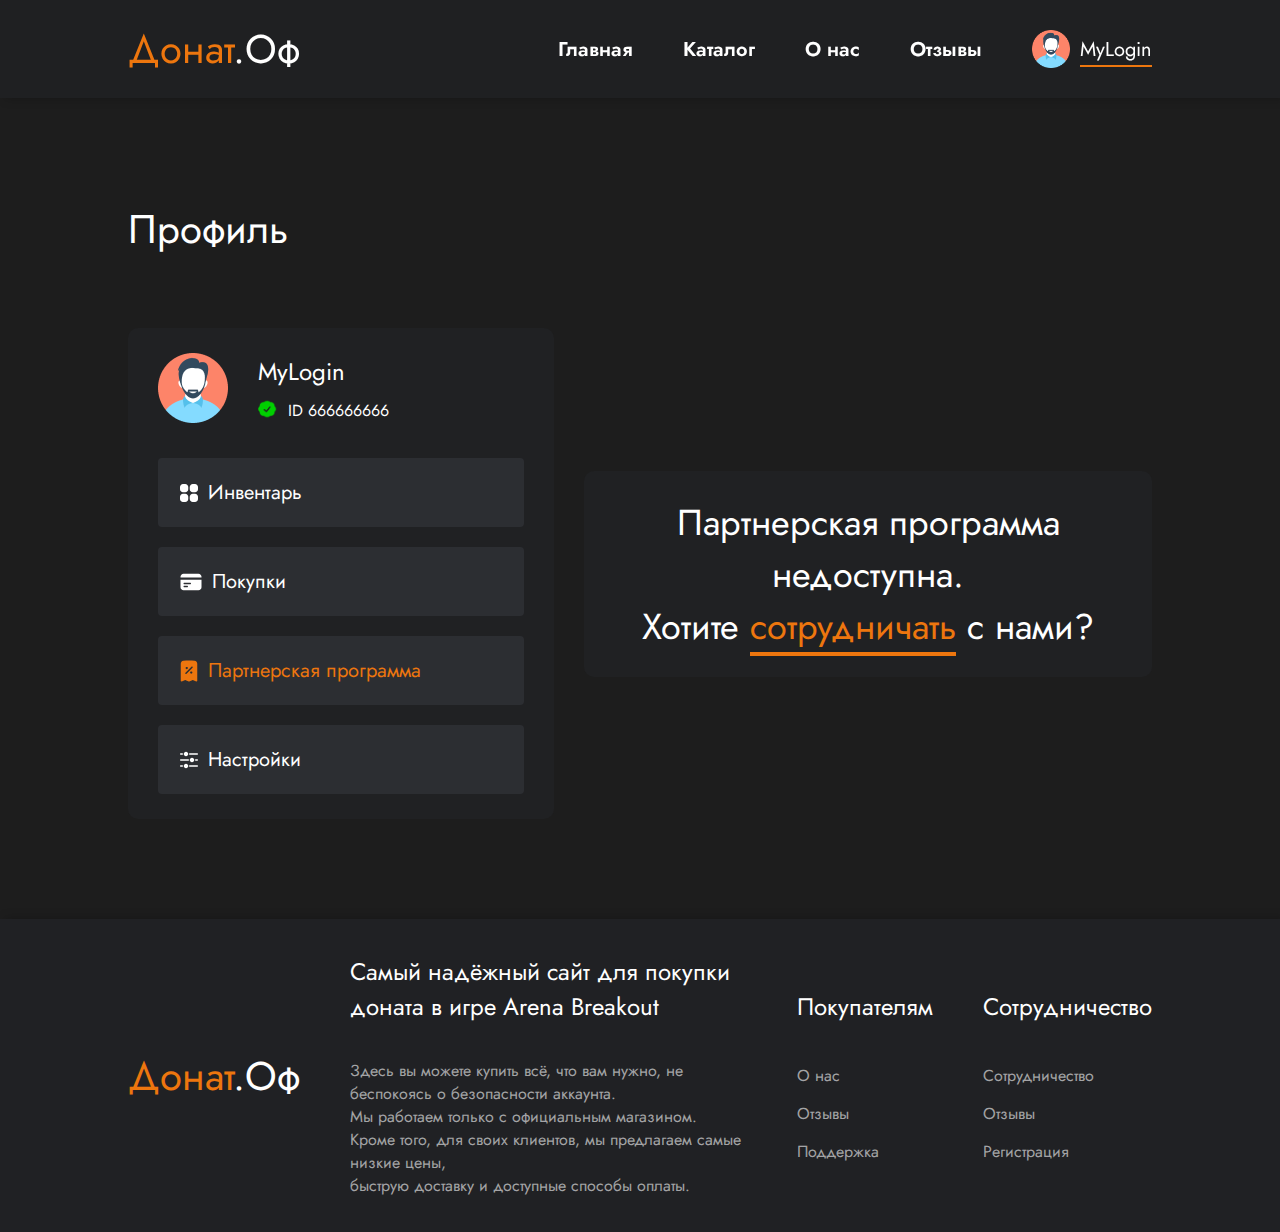
<file: profile/profile_collab_unused.html>
<!DOCTYPE html>
<html lang="en">

<head>
    <meta charset="UTF-8">
    <meta http-equiv="X-UA-Compatible" content="IE=edge">
    <meta name="viewport" content="width=device-width, initial-scale=1.0">
    <link rel="preconnect" href="https://fonts.googleapis.com">
    <link rel="preconnect" href="https://fonts.gstatic.com" crossorigin>
    <link href="https://fonts.googleapis.com/css2?family=Jost:ital,wght@0,400;0,600;0,700;0,800;1,500&display=swap"
        rel="stylesheet">
    <link rel="preconnect" href="https://fonts.googleapis.com">
    <link rel="preconnect" href="https://fonts.gstatic.com" crossorigin>
    <link href="https://fonts.googleapis.com/css2?family=Montserrat:wght@400;500;600&display=swap" rel="stylesheet">
    <link rel="stylesheet" href="../css/style.css">
    <title>GameBuy</title>
</head>

<body>

    <header class="header">
        <div class="container">
            <div class="header__body">
                <div class="logo">
                    <a href="../index.html"><span>Донат</span>.Оф</a>
                </div>
                <nav class="links">
                    <a class="link" href="../index.html">
                        Главная
                    </a>
                    <a class="link" href="../catalog.html">
                        Каталог
                    </a>
                    <a class="link" href="#">
                        О нас
                    </a>
                    <a class="link" href="../reviews.html">
                        Отзывы
                    </a>
                    <a href="profile_inventory.html" class="profile__header">
                        <img class="profile__icon__img" src="../img/profile/profile_icon.png" alt="#">
                        <div class="profile__header__content">
                            <p class="profile__header__title">MyLogin</p>
                            <span class="line"></span>
                        </div>
                    </a>
                </nav>
            </div>
        </div>
    </header>

    <main class="main__body mrtop">
        <section class="profile">
            <div class="container">
                <div class="profile__body">
                    <h1>Профиль</h1>
                    <div class="profile__content">
                        <div class="profile__info__nav">
                            <div class="profile__info_block">
                                <img class="review__profile__img" src="../img/profile/profile_icon.png" alt="#">
                                <div class="profile__info">
                                    <p class="profile__text">MyLogin</p>
                                    <div class="profile__id__block">
                                        <img class="checkmark__img" src="../img/profile/checkmark.png" alt="#">
                                        <h3>ID 666666666</h3>
                                    </div>
                                </div>
                            </div>
                            <nav class="profile__nav__items">
                                <a href="profile_inventory.html" class="profile__nav__item">
                                    <svg width="18" height="18" viewBox="0 0 18 18" fill="none"
                                        xmlns="http://www.w3.org/2000/svg">
                                        <path fill-rule="evenodd" clip-rule="evenodd"
                                            d="M0 3C0 2.20435 0.316071 1.44129 0.87868 0.87868C1.44129 0.316071 2.20435 0 3 0H5.25C6.04565 0 6.80871 0.316071 7.37132 0.87868C7.93393 1.44129 8.25 2.20435 8.25 3V5.25C8.25 6.04565 7.93393 6.80871 7.37132 7.37132C6.80871 7.93393 6.04565 8.25 5.25 8.25H3C2.20435 8.25 1.44129 7.93393 0.87868 7.37132C0.316071 6.80871 0 6.04565 0 5.25V3ZM9.75 3C9.75 2.20435 10.0661 1.44129 10.6287 0.87868C11.1913 0.316071 11.9544 0 12.75 0H15C15.7956 0 16.5587 0.316071 17.1213 0.87868C17.6839 1.44129 18 2.20435 18 3V5.25C18 6.04565 17.6839 6.80871 17.1213 7.37132C16.5587 7.93393 15.7956 8.25 15 8.25H12.75C11.9544 8.25 11.1913 7.93393 10.6287 7.37132C10.0661 6.80871 9.75 6.04565 9.75 5.25V3ZM0 12.75C0 11.9544 0.316071 11.1913 0.87868 10.6287C1.44129 10.0661 2.20435 9.75 3 9.75H5.25C6.04565 9.75 6.80871 10.0661 7.37132 10.6287C7.93393 11.1913 8.25 11.9544 8.25 12.75V15C8.25 15.7956 7.93393 16.5587 7.37132 17.1213C6.80871 17.6839 6.04565 18 5.25 18H3C2.20435 18 1.44129 17.6839 0.87868 17.1213C0.316071 16.5587 0 15.7956 0 15V12.75ZM9.75 12.75C9.75 11.9544 10.0661 11.1913 10.6287 10.6287C11.1913 10.0661 11.9544 9.75 12.75 9.75H15C15.7956 9.75 16.5587 10.0661 17.1213 10.6287C17.6839 11.1913 18 11.9544 18 12.75V15C18 15.7956 17.6839 16.5587 17.1213 17.1213C16.5587 17.6839 15.7956 18 15 18H12.75C11.9544 18 11.1913 17.6839 10.6287 17.1213C10.0661 16.5587 9.75 15.7956 9.75 15V12.75Z"
                                            fill="white" />
                                    </svg>
                                    <p>Инвентарь</p>
                                </a>
                                <a href="profile_buy.html" class="profile__nav__item">
                                    <svg width="22" height="18" viewBox="0 0 22 18" fill="none"
                                        xmlns="http://www.w3.org/2000/svg">
                                        <path
                                            d="M3.5 0.75C2.70435 0.75 1.94129 1.06607 1.37868 1.62868C0.816071 2.19129 0.5 2.95435 0.5 3.75V4.5H21.5V3.75C21.5 2.95435 21.1839 2.19129 20.6213 1.62868C20.0587 1.06607 19.2956 0.75 18.5 0.75H3.5Z"
                                            fill="#fff" />
                                        <path fill-rule="evenodd" clip-rule="evenodd"
                                            d="M21.5 6.75H0.5V14.25C0.5 15.0456 0.816071 15.8087 1.37868 16.3713C1.94129 16.9339 2.70435 17.25 3.5 17.25H18.5C19.2956 17.25 20.0587 16.9339 20.6213 16.3713C21.1839 15.8087 21.5 15.0456 21.5 14.25V6.75ZM3.5 10.5C3.5 10.3011 3.57902 10.1103 3.71967 9.96967C3.86032 9.82902 4.05109 9.75 4.25 9.75H10.25C10.4489 9.75 10.6397 9.82902 10.7803 9.96967C10.921 10.1103 11 10.3011 11 10.5C11 10.6989 10.921 10.8897 10.7803 11.0303C10.6397 11.171 10.4489 11.25 10.25 11.25H4.25C4.05109 11.25 3.86032 11.171 3.71967 11.0303C3.57902 10.8897 3.5 10.6989 3.5 10.5ZM4.25 12.75C4.05109 12.75 3.86032 12.829 3.71967 12.9697C3.57902 13.1103 3.5 13.3011 3.5 13.5C3.5 13.6989 3.57902 13.8897 3.71967 14.0303C3.86032 14.171 4.05109 14.25 4.25 14.25H7.25C7.44891 14.25 7.63968 14.171 7.78033 14.0303C7.92098 13.8897 8 13.6989 8 13.5C8 13.3011 7.92098 13.1103 7.78033 12.9697C7.63968 12.829 7.44891 12.75 7.25 12.75H4.25Z"
                                            fill="#fff" />
                                    </svg>
                                    <p>Покупки</p>
                                </a>
                                <a href="profile_collab_used.html" class="profile__nav__item">
                                    <svg width="18" height="22" viewBox="0 0 18 22" fill="none"
                                        xmlns="http://www.w3.org/2000/svg">
                                        <path fill-rule="evenodd" clip-rule="evenodd"
                                            d="M9 0.500002C7.079 0.500002 5.184 0.611002 3.32 0.827002C1.823 1.001 0.75 2.287 0.75 3.757V20.75C0.750029 20.8726 0.780107 20.9933 0.837604 21.1016C0.8951 21.2099 0.97826 21.3024 1.0798 21.3711C1.18135 21.4397 1.29818 21.4825 1.42008 21.4956C1.54197 21.5086 1.66521 21.4916 1.779 21.446L5.25 20.058L8.722 21.446C8.90049 21.5172 9.09951 21.5172 9.278 21.446L12.75 20.058L16.221 21.446C16.3348 21.4916 16.458 21.5086 16.5799 21.4956C16.7018 21.4825 16.8186 21.4397 16.9202 21.3711C17.0217 21.3024 17.1049 21.2099 17.1624 21.1016C17.2199 20.9933 17.25 20.8726 17.25 20.75V3.757C17.25 2.287 16.177 1.001 14.68 0.827002C12.7945 0.608653 10.8981 0.499471 9 0.500002ZM12.53 7.78C12.6625 7.63783 12.7346 7.44978 12.7312 7.25548C12.7277 7.06118 12.649 6.87579 12.5116 6.73838C12.3742 6.60097 12.1888 6.52225 11.9945 6.51883C11.8002 6.5154 11.6122 6.58752 11.47 6.72L5.47 12.72C5.39631 12.7887 5.33721 12.8715 5.29622 12.9635C5.25523 13.0555 5.23318 13.1548 5.23141 13.2555C5.22963 13.3562 5.24816 13.4562 5.28588 13.5496C5.3236 13.643 5.37974 13.7278 5.45096 13.799C5.52218 13.8703 5.60701 13.9264 5.7004 13.9641C5.79379 14.0018 5.89382 14.0204 5.99452 14.0186C6.09522 14.0168 6.19454 13.9948 6.28654 13.9538C6.37854 13.9128 6.46134 13.8537 6.53 13.78L12.53 7.78ZM5.625 8C5.625 7.70163 5.74353 7.41549 5.9545 7.20451C6.16548 6.99353 6.45163 6.875 6.75 6.875C7.04837 6.875 7.33452 6.99353 7.5455 7.20451C7.75647 7.41549 7.875 7.70163 7.875 8C7.875 8.29837 7.75647 8.58452 7.5455 8.7955C7.33452 9.00648 7.04837 9.125 6.75 9.125C6.45163 9.125 6.16548 9.00648 5.9545 8.7955C5.74353 8.58452 5.625 8.29837 5.625 8ZM11.25 11.375C10.9516 11.375 10.6655 11.4935 10.4545 11.7045C10.2435 11.9155 10.125 12.2016 10.125 12.5C10.125 12.7984 10.2435 13.0845 10.4545 13.2955C10.6655 13.5065 10.9516 13.625 11.25 13.625C11.5484 13.625 11.8345 13.5065 12.0455 13.2955C12.2565 13.0845 12.375 12.7984 12.375 12.5C12.375 12.2016 12.2565 11.9155 12.0455 11.7045C11.8345 11.4935 11.5484 11.375 11.25 11.375Z"
                                            fill="#ED760E" />
                                    </svg>

                                    <p><span>Партнерская программа</span></p>
                                </a>
                                <a href="profile_settings.html" class="profile__nav__item">
                                    <svg width="18" height="18" viewBox="0 0 18 18" fill="none"
                                        xmlns="http://www.w3.org/2000/svg">
                                        <path
                                            d="M15.75 9.75H17.25C17.4489 9.75 17.6397 9.67098 17.7803 9.53033C17.921 9.38968 18 9.19891 18 9C18 8.80109 17.921 8.61032 17.7803 8.46967C17.6397 8.32902 17.4489 8.25 17.25 8.25H15.75C15.5511 8.25 15.3603 8.32902 15.2197 8.46967C15.079 8.61032 15 8.80109 15 9C15 9.19891 15.079 9.38968 15.2197 9.53033C15.3603 9.67098 15.5511 9.75 15.75 9.75ZM9 3C9 2.80109 9.07902 2.61032 9.21967 2.46967C9.36032 2.32902 9.55109 2.25 9.75 2.25H17.25C17.4489 2.25 17.6397 2.32902 17.7803 2.46967C17.921 2.61032 18 2.80109 18 3C18 3.19891 17.921 3.38968 17.7803 3.53033C17.6397 3.67098 17.4489 3.75 17.25 3.75H9.75C9.55109 3.75 9.36032 3.67098 9.21967 3.53033C9.07902 3.38968 9 3.19891 9 3ZM9 15C9 14.8011 9.07902 14.6103 9.21967 14.4697C9.36032 14.329 9.55109 14.25 9.75 14.25H17.25C17.4489 14.25 17.6397 14.329 17.7803 14.4697C17.921 14.6103 18 14.8011 18 15C18 15.1989 17.921 15.3897 17.7803 15.5303C17.6397 15.671 17.4489 15.75 17.25 15.75H9.75C9.55109 15.75 9.36032 15.671 9.21967 15.5303C9.07902 15.3897 9 15.1989 9 15ZM0.75 3.75H2.25C2.44891 3.75 2.63968 3.67098 2.78033 3.53033C2.92098 3.38968 3 3.19891 3 3C3 2.80109 2.92098 2.61032 2.78033 2.46967C2.63968 2.32902 2.44891 2.25 2.25 2.25H0.75C0.551088 2.25 0.360322 2.32902 0.21967 2.46967C0.0790175 2.61032 0 2.80109 0 3C0 3.19891 0.0790175 3.38968 0.21967 3.53033C0.360322 3.67098 0.551088 3.75 0.75 3.75ZM2.25 15.75H0.75C0.551088 15.75 0.360322 15.671 0.21967 15.5303C0.0790175 15.3897 0 15.1989 0 15C0 14.8011 0.0790175 14.6103 0.21967 14.4697C0.360322 14.329 0.551088 14.25 0.75 14.25H2.25C2.44891 14.25 2.63968 14.329 2.78033 14.4697C2.92098 14.6103 3 14.8011 3 15C3 15.1989 2.92098 15.3897 2.78033 15.5303C2.63968 15.671 2.44891 15.75 2.25 15.75ZM0 9C0 8.80109 0.0790175 8.61032 0.21967 8.46967C0.360322 8.32902 0.551088 8.25 0.75 8.25H8.25C8.44891 8.25 8.63968 8.32902 8.78033 8.46967C8.92098 8.61032 9 8.80109 9 9C9 9.19891 8.92098 9.38968 8.78033 9.53033C8.63968 9.67098 8.44891 9.75 8.25 9.75H0.75C0.551088 9.75 0.360322 9.67098 0.21967 9.53033C0.0790175 9.38968 0 9.19891 0 9ZM6 0.75C5.40326 0.75 4.83097 0.987053 4.40901 1.40901C3.98705 1.83097 3.75 2.40326 3.75 3C3.75 3.59674 3.98705 4.16903 4.40901 4.59099C4.83097 5.01295 5.40326 5.25 6 5.25C6.59674 5.25 7.16903 5.01295 7.59099 4.59099C8.01295 4.16903 8.25 3.59674 8.25 3C8.25 2.40326 8.01295 1.83097 7.59099 1.40901C7.16903 0.987053 6.59674 0.75 6 0.75ZM9.75 9C9.75 8.40326 9.98705 7.83097 10.409 7.40901C10.831 6.98705 11.4033 6.75 12 6.75C12.5967 6.75 13.169 6.98705 13.591 7.40901C14.0129 7.83097 14.25 8.40326 14.25 9C14.25 9.59674 14.0129 10.169 13.591 10.591C13.169 11.0129 12.5967 11.25 12 11.25C11.4033 11.25 10.831 11.0129 10.409 10.591C9.98705 10.169 9.75 9.59674 9.75 9ZM6 12.75C5.40326 12.75 4.83097 12.9871 4.40901 13.409C3.98705 13.831 3.75 14.4033 3.75 15C3.75 15.5967 3.98705 16.169 4.40901 16.591C4.83097 17.0129 5.40326 17.25 6 17.25C6.59674 17.25 7.16903 17.0129 7.59099 16.591C8.01295 16.169 8.25 15.5967 8.25 15C8.25 14.4033 8.01295 13.831 7.59099 13.409C7.16903 12.9871 6.59674 12.75 6 12.75Z"
                                            fill="white" />
                                    </svg>
                                    <p>Настройки</p>
                                </a>
                            </nav>
                        </div>
                        <div class="profile__items profile_collaboration_items">
                            <h2 class="profile_collaboration_text">
                                Партнерская программа недоступна.<br>
                                Хотите <a href="../index.html#collaboration" class="profile_collaboration_link">сотрудничать</a>  с нами?
                            </h2>
                        </div>
                    </div>
                </div>
            </div>
        </section>
    </main>

    <footer class="footer">
        <div class="container">
            <div class="footer__body">
                <div class="logo">
                    <a href="index.html"><span>Донат</span>.Оф</a>
                </div>
                <div class="footer__text__content">
                    <p class="footer__title">
                        Самый надёжный сайт для покупки доната в игре Arena Breakout
                    </p>

                    <p class="footer__text">
                        Здесь вы можете купить всё, что вам нужно, не беспокоясь о безопасности аккаунта.<br>
                        Мы работаем только с официальным магазином. <br>
                        Кроме того, для своих клиентов, мы предлагаем самые низкие цены, <br>
                        быструю доставку и доступные способы оплаты.
                    </p>


                </div>
                <div class="footer__navs">
                    <div class="footer__title">Покупателям</div>
                    <nav class="footer__nav">
                        <a href="#" class="footer__text">О нас</a>
                        <a href="#" class="footer__text">Отзывы</a>
                        <a href="#" class="footer__text">Поддержка</a>
                    </nav>
                </div>
                <div class="footer__navs">
                    <div class="footer__title">Сотрудничество</div>
                    <nav class="footer__nav">
                        <a href="#" class="footer__text">Сотрудничество</a>
                        <a href="#" class="footer__text">Отзывы</a>
                        <a href="#" class="footer__text">Регистрация</a>
                    </nav>
                </div>
            </div>
        </div>
    </footer>

</body>

</html>
</file>
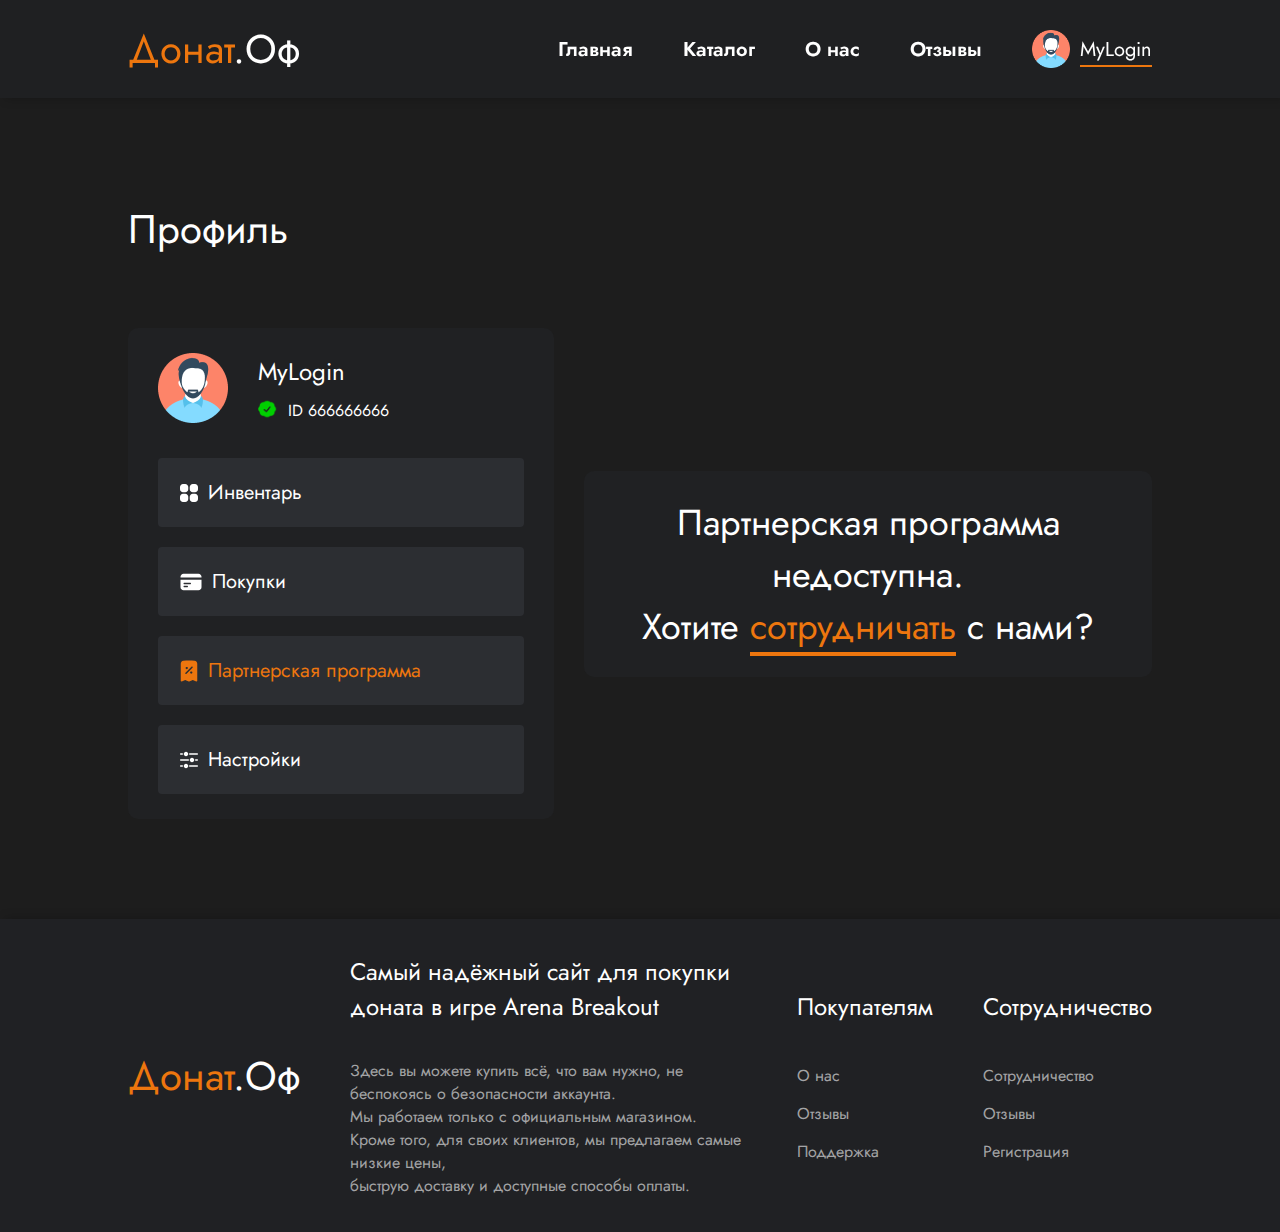
<file: profile/profile_collab_used.html>
<!DOCTYPE html>
<html lang="en">

<head>
    <meta charset="UTF-8">
    <meta http-equiv="X-UA-Compatible" content="IE=edge">
    <meta name="viewport" content="width=device-width, initial-scale=1.0">
    <link rel="preconnect" href="https://fonts.googleapis.com">
    <link rel="preconnect" href="https://fonts.gstatic.com" crossorigin>
    <link href="https://fonts.googleapis.com/css2?family=Jost:ital,wght@0,400;0,600;0,700;0,800;1,500&display=swap"
        rel="stylesheet">
    <link rel="preconnect" href="https://fonts.googleapis.com">
    <link rel="preconnect" href="https://fonts.gstatic.com" crossorigin>
    <link href="https://fonts.googleapis.com/css2?family=Montserrat:wght@400;500;600&display=swap" rel="stylesheet">
    <link rel="stylesheet" href="../css/style.css">
    <title>GameBuy</title>
</head>

<body>

    <header class="header">
        <div class="container">
            <div class="header__body">
                <div class="logo">
                    <a href="../index.html"><span>Донат</span>.Оф</a>
                </div>
                <nav class="links">
                    <a class="link" href="../index.html">
                        Главная
                    </a>
                    <a class="link" href="catalog.html">
                        Каталог
                    </a>
                    <a class="link" href="#">
                        О нас
                    </a>
                    <a class="link" href="reviews.html">
                        Отзывы
                    </a>
                    <div class="profile__header">
                        <img class="profile__icon__img" src="../img/profile/profile_icon.png" alt="#">
                        <div class="profile__header__content">
                            <p class="profile__header__title">MyLogin</p>
                            <span class="line"></span>
                        </div>
                    </div>
                </nav>
            </div>
        </div>
    </header>

    <main class="main__body mrtop">
        <section class="profile">
            <div class="container">
                <div class="profile__body">
                    <h1>Профиль</h1>
                    <div class="profile__content">
                        <div class="profile__info__nav">
                            <div class="profile__info_block">
                                <img class="review__profile__img" src="../img/profile/profile_icon.png" alt="#">
                                <div class="profile__info">
                                    <p class="profile__text">MyLogin</p>
                                    <div class="profile__id__block">
                                        <img class="checkmark__img" src="../img/profile/checkmark.png" alt="#">
                                        <h3>ID 666666666</h3>
                                    </div>
                                </div>
                            </div>
                            <nav class="profile__nav__items">
                                <a href="profile_inventory.html" class="profile__nav__item">
                                    <svg width="18" height="18" viewBox="0 0 18 18" fill="none"
                                        xmlns="http://www.w3.org/2000/svg">
                                        <path fill-rule="evenodd" clip-rule="evenodd"
                                            d="M0 3C0 2.20435 0.316071 1.44129 0.87868 0.87868C1.44129 0.316071 2.20435 0 3 0H5.25C6.04565 0 6.80871 0.316071 7.37132 0.87868C7.93393 1.44129 8.25 2.20435 8.25 3V5.25C8.25 6.04565 7.93393 6.80871 7.37132 7.37132C6.80871 7.93393 6.04565 8.25 5.25 8.25H3C2.20435 8.25 1.44129 7.93393 0.87868 7.37132C0.316071 6.80871 0 6.04565 0 5.25V3ZM9.75 3C9.75 2.20435 10.0661 1.44129 10.6287 0.87868C11.1913 0.316071 11.9544 0 12.75 0H15C15.7956 0 16.5587 0.316071 17.1213 0.87868C17.6839 1.44129 18 2.20435 18 3V5.25C18 6.04565 17.6839 6.80871 17.1213 7.37132C16.5587 7.93393 15.7956 8.25 15 8.25H12.75C11.9544 8.25 11.1913 7.93393 10.6287 7.37132C10.0661 6.80871 9.75 6.04565 9.75 5.25V3ZM0 12.75C0 11.9544 0.316071 11.1913 0.87868 10.6287C1.44129 10.0661 2.20435 9.75 3 9.75H5.25C6.04565 9.75 6.80871 10.0661 7.37132 10.6287C7.93393 11.1913 8.25 11.9544 8.25 12.75V15C8.25 15.7956 7.93393 16.5587 7.37132 17.1213C6.80871 17.6839 6.04565 18 5.25 18H3C2.20435 18 1.44129 17.6839 0.87868 17.1213C0.316071 16.5587 0 15.7956 0 15V12.75ZM9.75 12.75C9.75 11.9544 10.0661 11.1913 10.6287 10.6287C11.1913 10.0661 11.9544 9.75 12.75 9.75H15C15.7956 9.75 16.5587 10.0661 17.1213 10.6287C17.6839 11.1913 18 11.9544 18 12.75V15C18 15.7956 17.6839 16.5587 17.1213 17.1213C16.5587 17.6839 15.7956 18 15 18H12.75C11.9544 18 11.1913 17.6839 10.6287 17.1213C10.0661 16.5587 9.75 15.7956 9.75 15V12.75Z"
                                            fill="white" />
                                    </svg>
                                    <p>Инвентарь</p>
                                </a>
                                <a href="profile_buy.html" class="profile__nav__item">
                                    <svg width="22" height="18" viewBox="0 0 22 18" fill="none"
                                        xmlns="http://www.w3.org/2000/svg">
                                        <path
                                            d="M3.5 0.75C2.70435 0.75 1.94129 1.06607 1.37868 1.62868C0.816071 2.19129 0.5 2.95435 0.5 3.75V4.5H21.5V3.75C21.5 2.95435 21.1839 2.19129 20.6213 1.62868C20.0587 1.06607 19.2956 0.75 18.5 0.75H3.5Z"
                                            fill="#fff" />
                                        <path fill-rule="evenodd" clip-rule="evenodd"
                                            d="M21.5 6.75H0.5V14.25C0.5 15.0456 0.816071 15.8087 1.37868 16.3713C1.94129 16.9339 2.70435 17.25 3.5 17.25H18.5C19.2956 17.25 20.0587 16.9339 20.6213 16.3713C21.1839 15.8087 21.5 15.0456 21.5 14.25V6.75ZM3.5 10.5C3.5 10.3011 3.57902 10.1103 3.71967 9.96967C3.86032 9.82902 4.05109 9.75 4.25 9.75H10.25C10.4489 9.75 10.6397 9.82902 10.7803 9.96967C10.921 10.1103 11 10.3011 11 10.5C11 10.6989 10.921 10.8897 10.7803 11.0303C10.6397 11.171 10.4489 11.25 10.25 11.25H4.25C4.05109 11.25 3.86032 11.171 3.71967 11.0303C3.57902 10.8897 3.5 10.6989 3.5 10.5ZM4.25 12.75C4.05109 12.75 3.86032 12.829 3.71967 12.9697C3.57902 13.1103 3.5 13.3011 3.5 13.5C3.5 13.6989 3.57902 13.8897 3.71967 14.0303C3.86032 14.171 4.05109 14.25 4.25 14.25H7.25C7.44891 14.25 7.63968 14.171 7.78033 14.0303C7.92098 13.8897 8 13.6989 8 13.5C8 13.3011 7.92098 13.1103 7.78033 12.9697C7.63968 12.829 7.44891 12.75 7.25 12.75H4.25Z"
                                            fill="#fff" />
                                    </svg>
                                    <p>Покупки</p>
                                </a>
                                <a href="profile_collab_unused.html" class="profile__nav__item">
                                    <svg width="18" height="22" viewBox="0 0 18 22" fill="none"
                                        xmlns="http://www.w3.org/2000/svg">
                                        <path fill-rule="evenodd" clip-rule="evenodd"
                                            d="M9 0.500002C7.079 0.500002 5.184 0.611002 3.32 0.827002C1.823 1.001 0.75 2.287 0.75 3.757V20.75C0.750029 20.8726 0.780107 20.9933 0.837604 21.1016C0.8951 21.2099 0.97826 21.3024 1.0798 21.3711C1.18135 21.4397 1.29818 21.4825 1.42008 21.4956C1.54197 21.5086 1.66521 21.4916 1.779 21.446L5.25 20.058L8.722 21.446C8.90049 21.5172 9.09951 21.5172 9.278 21.446L12.75 20.058L16.221 21.446C16.3348 21.4916 16.458 21.5086 16.5799 21.4956C16.7018 21.4825 16.8186 21.4397 16.9202 21.3711C17.0217 21.3024 17.1049 21.2099 17.1624 21.1016C17.2199 20.9933 17.25 20.8726 17.25 20.75V3.757C17.25 2.287 16.177 1.001 14.68 0.827002C12.7945 0.608653 10.8981 0.499471 9 0.500002ZM12.53 7.78C12.6625 7.63783 12.7346 7.44978 12.7312 7.25548C12.7277 7.06118 12.649 6.87579 12.5116 6.73838C12.3742 6.60097 12.1888 6.52225 11.9945 6.51883C11.8002 6.5154 11.6122 6.58752 11.47 6.72L5.47 12.72C5.39631 12.7887 5.33721 12.8715 5.29622 12.9635C5.25523 13.0555 5.23318 13.1548 5.23141 13.2555C5.22963 13.3562 5.24816 13.4562 5.28588 13.5496C5.3236 13.643 5.37974 13.7278 5.45096 13.799C5.52218 13.8703 5.60701 13.9264 5.7004 13.9641C5.79379 14.0018 5.89382 14.0204 5.99452 14.0186C6.09522 14.0168 6.19454 13.9948 6.28654 13.9538C6.37854 13.9128 6.46134 13.8537 6.53 13.78L12.53 7.78ZM5.625 8C5.625 7.70163 5.74353 7.41549 5.9545 7.20451C6.16548 6.99353 6.45163 6.875 6.75 6.875C7.04837 6.875 7.33452 6.99353 7.5455 7.20451C7.75647 7.41549 7.875 7.70163 7.875 8C7.875 8.29837 7.75647 8.58452 7.5455 8.7955C7.33452 9.00648 7.04837 9.125 6.75 9.125C6.45163 9.125 6.16548 9.00648 5.9545 8.7955C5.74353 8.58452 5.625 8.29837 5.625 8ZM11.25 11.375C10.9516 11.375 10.6655 11.4935 10.4545 11.7045C10.2435 11.9155 10.125 12.2016 10.125 12.5C10.125 12.7984 10.2435 13.0845 10.4545 13.2955C10.6655 13.5065 10.9516 13.625 11.25 13.625C11.5484 13.625 11.8345 13.5065 12.0455 13.2955C12.2565 13.0845 12.375 12.7984 12.375 12.5C12.375 12.2016 12.2565 11.9155 12.0455 11.7045C11.8345 11.4935 11.5484 11.375 11.25 11.375Z"
                                            fill="#ED760E" />
                                    </svg>

                                    <p><span>Партнерская программа</span></p>
                                </a>
                                <a href="profile_settings.html" class="profile__nav__item">
                                    <svg width="18" height="18" viewBox="0 0 18 18" fill="none"
                                        xmlns="http://www.w3.org/2000/svg">
                                        <path
                                            d="M15.75 9.75H17.25C17.4489 9.75 17.6397 9.67098 17.7803 9.53033C17.921 9.38968 18 9.19891 18 9C18 8.80109 17.921 8.61032 17.7803 8.46967C17.6397 8.32902 17.4489 8.25 17.25 8.25H15.75C15.5511 8.25 15.3603 8.32902 15.2197 8.46967C15.079 8.61032 15 8.80109 15 9C15 9.19891 15.079 9.38968 15.2197 9.53033C15.3603 9.67098 15.5511 9.75 15.75 9.75ZM9 3C9 2.80109 9.07902 2.61032 9.21967 2.46967C9.36032 2.32902 9.55109 2.25 9.75 2.25H17.25C17.4489 2.25 17.6397 2.32902 17.7803 2.46967C17.921 2.61032 18 2.80109 18 3C18 3.19891 17.921 3.38968 17.7803 3.53033C17.6397 3.67098 17.4489 3.75 17.25 3.75H9.75C9.55109 3.75 9.36032 3.67098 9.21967 3.53033C9.07902 3.38968 9 3.19891 9 3ZM9 15C9 14.8011 9.07902 14.6103 9.21967 14.4697C9.36032 14.329 9.55109 14.25 9.75 14.25H17.25C17.4489 14.25 17.6397 14.329 17.7803 14.4697C17.921 14.6103 18 14.8011 18 15C18 15.1989 17.921 15.3897 17.7803 15.5303C17.6397 15.671 17.4489 15.75 17.25 15.75H9.75C9.55109 15.75 9.36032 15.671 9.21967 15.5303C9.07902 15.3897 9 15.1989 9 15ZM0.75 3.75H2.25C2.44891 3.75 2.63968 3.67098 2.78033 3.53033C2.92098 3.38968 3 3.19891 3 3C3 2.80109 2.92098 2.61032 2.78033 2.46967C2.63968 2.32902 2.44891 2.25 2.25 2.25H0.75C0.551088 2.25 0.360322 2.32902 0.21967 2.46967C0.0790175 2.61032 0 2.80109 0 3C0 3.19891 0.0790175 3.38968 0.21967 3.53033C0.360322 3.67098 0.551088 3.75 0.75 3.75ZM2.25 15.75H0.75C0.551088 15.75 0.360322 15.671 0.21967 15.5303C0.0790175 15.3897 0 15.1989 0 15C0 14.8011 0.0790175 14.6103 0.21967 14.4697C0.360322 14.329 0.551088 14.25 0.75 14.25H2.25C2.44891 14.25 2.63968 14.329 2.78033 14.4697C2.92098 14.6103 3 14.8011 3 15C3 15.1989 2.92098 15.3897 2.78033 15.5303C2.63968 15.671 2.44891 15.75 2.25 15.75ZM0 9C0 8.80109 0.0790175 8.61032 0.21967 8.46967C0.360322 8.32902 0.551088 8.25 0.75 8.25H8.25C8.44891 8.25 8.63968 8.32902 8.78033 8.46967C8.92098 8.61032 9 8.80109 9 9C9 9.19891 8.92098 9.38968 8.78033 9.53033C8.63968 9.67098 8.44891 9.75 8.25 9.75H0.75C0.551088 9.75 0.360322 9.67098 0.21967 9.53033C0.0790175 9.38968 0 9.19891 0 9ZM6 0.75C5.40326 0.75 4.83097 0.987053 4.40901 1.40901C3.98705 1.83097 3.75 2.40326 3.75 3C3.75 3.59674 3.98705 4.16903 4.40901 4.59099C4.83097 5.01295 5.40326 5.25 6 5.25C6.59674 5.25 7.16903 5.01295 7.59099 4.59099C8.01295 4.16903 8.25 3.59674 8.25 3C8.25 2.40326 8.01295 1.83097 7.59099 1.40901C7.16903 0.987053 6.59674 0.75 6 0.75ZM9.75 9C9.75 8.40326 9.98705 7.83097 10.409 7.40901C10.831 6.98705 11.4033 6.75 12 6.75C12.5967 6.75 13.169 6.98705 13.591 7.40901C14.0129 7.83097 14.25 8.40326 14.25 9C14.25 9.59674 14.0129 10.169 13.591 10.591C13.169 11.0129 12.5967 11.25 12 11.25C11.4033 11.25 10.831 11.0129 10.409 10.591C9.98705 10.169 9.75 9.59674 9.75 9ZM6 12.75C5.40326 12.75 4.83097 12.9871 4.40901 13.409C3.98705 13.831 3.75 14.4033 3.75 15C3.75 15.5967 3.98705 16.169 4.40901 16.591C4.83097 17.0129 5.40326 17.25 6 17.25C6.59674 17.25 7.16903 17.0129 7.59099 16.591C8.01295 16.169 8.25 15.5967 8.25 15C8.25 14.4033 8.01295 13.831 7.59099 13.409C7.16903 12.9871 6.59674 12.75 6 12.75Z"
                                            fill="white" />
                                    </svg>
                                    <p>Настройки</p>
                                </a>
                            </nav>
                        </div>
                        <div class="profile__items profile_collaboration_items">
                            <h2 class="profile_collaboration_text">
                                Партнерская программа недоступна.<br>
                                Хотите <a href="#" class="profile_collaboration_link">сотрудничать</a>  с нами?
                            </h2>
                        </div>
                    </div>
                </div>
            </div>
        </section>
    </main>

    <footer class="footer">
        <div class="container">
            <div class="footer__body">
                <div class="logo">
                    <a href="index.html"><span>Донат</span>.Оф</a>
                </div>
                <div class="footer__text__content">
                    <p class="footer__title">
                        Самый надёжный сайт для покупки доната в игре Arena Breakout
                    </p>

                    <p class="footer__text">
                        Здесь вы можете купить всё, что вам нужно, не беспокоясь о безопасности аккаунта.<br>
                        Мы работаем только с официальным магазином. <br>
                        Кроме того, для своих клиентов, мы предлагаем самые низкие цены, <br>
                        быструю доставку и доступные способы оплаты.
                    </p>


                </div>
                <div class="footer__navs">
                    <div class="footer__title">Покупателям</div>
                    <nav class="footer__nav">
                        <a href="#" class="footer__text">О нас</a>
                        <a href="#" class="footer__text">Отзывы</a>
                        <a href="#" class="footer__text">Поддержка</a>
                    </nav>
                </div>
                <div class="footer__navs">
                    <div class="footer__title">Сотрудничество</div>
                    <nav class="footer__nav">
                        <a href="#" class="footer__text">Сотрудничество</a>
                        <a href="#" class="footer__text">Отзывы</a>
                        <a href="#" class="footer__text">Регистрация</a>
                    </nav>
                </div>
            </div>
        </div>
    </footer>

</body>

</html>
</file>
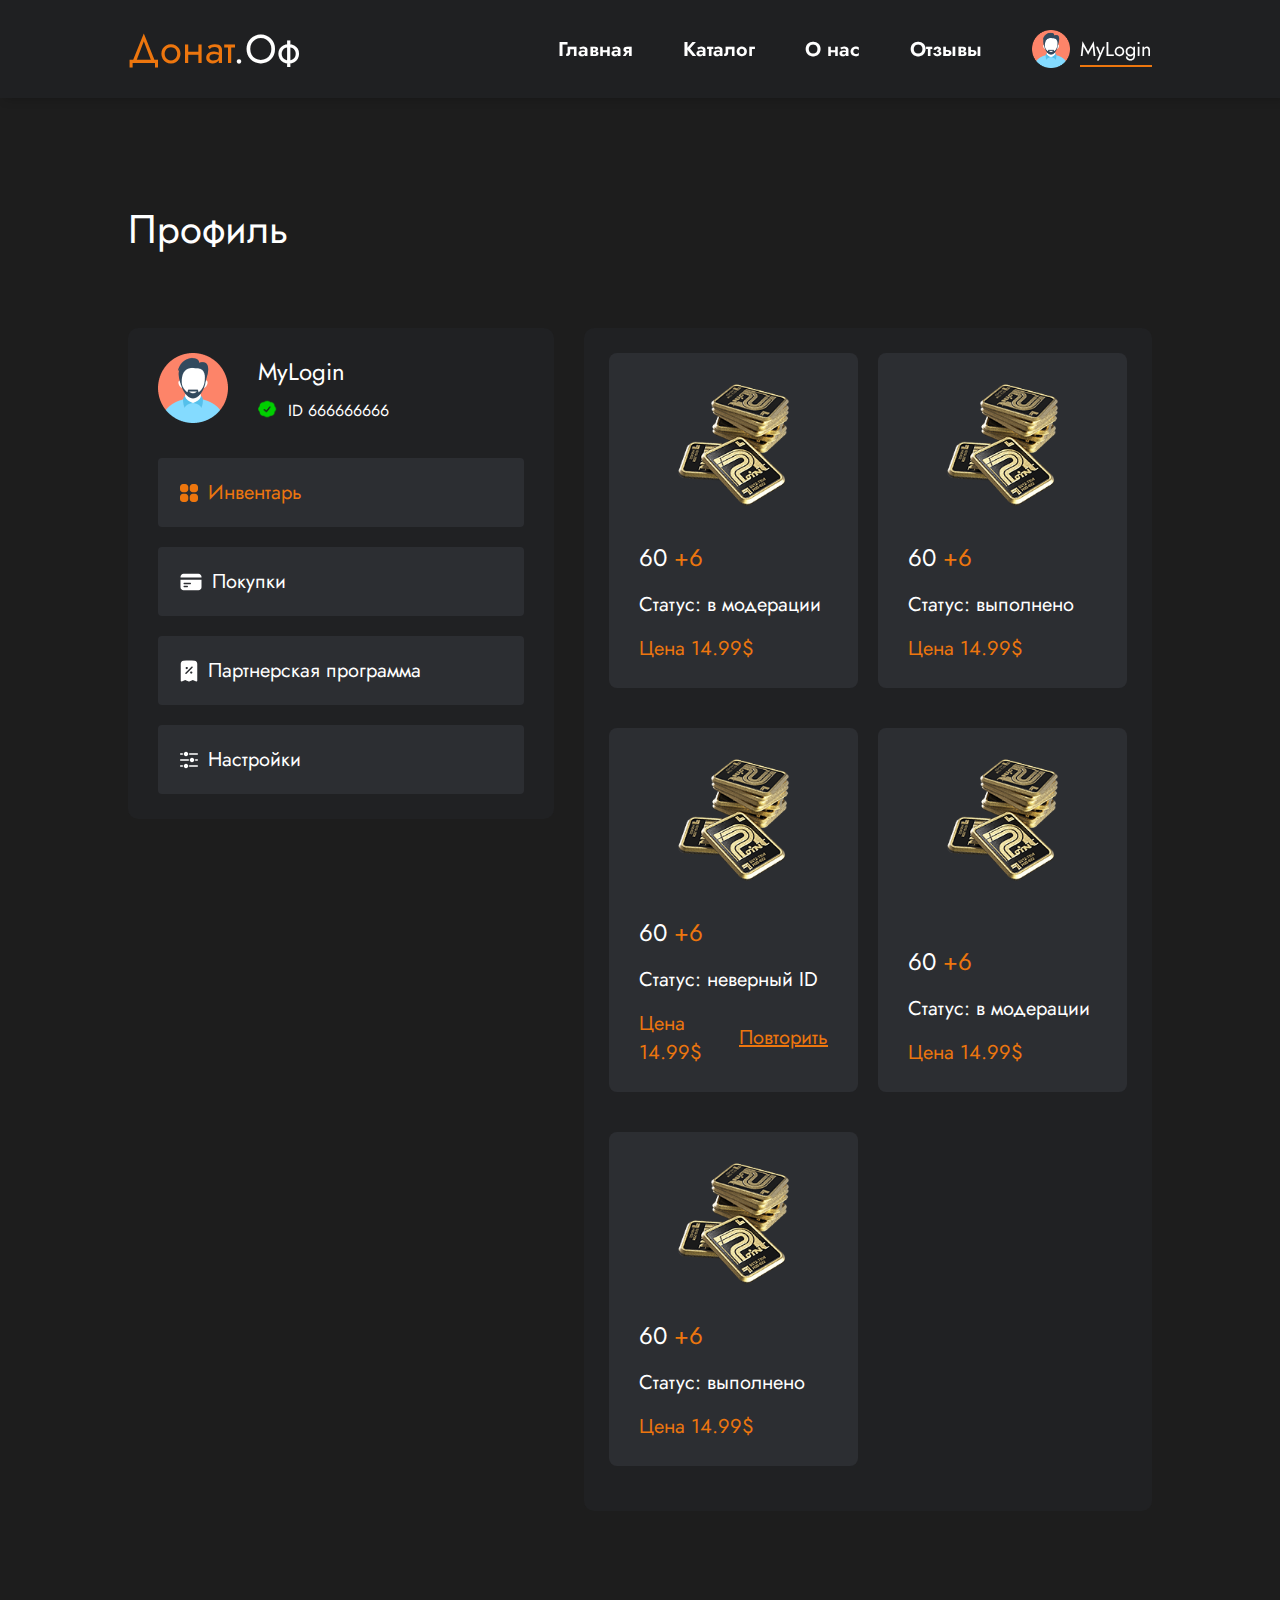
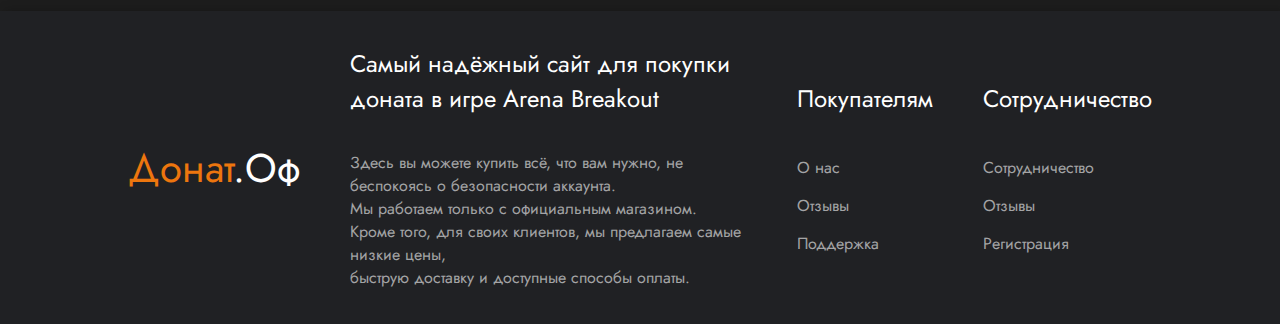
<file: profile/profile_inventory.html>
<!DOCTYPE html>
<html lang="en">

<head>
    <meta charset="UTF-8">
    <meta http-equiv="X-UA-Compatible" content="IE=edge">
    <meta name="viewport" content="width=device-width, initial-scale=1.0">
    <link rel="preconnect" href="https://fonts.googleapis.com">
    <link rel="preconnect" href="https://fonts.gstatic.com" crossorigin>
    <link href="https://fonts.googleapis.com/css2?family=Jost:ital,wght@0,400;0,600;0,700;0,800;1,500&display=swap"
        rel="stylesheet">
    <link rel="preconnect" href="https://fonts.googleapis.com">
    <link rel="preconnect" href="https://fonts.gstatic.com" crossorigin>
    <link href="https://fonts.googleapis.com/css2?family=Montserrat:wght@400;500;600&display=swap" rel="stylesheet">
    <link rel="stylesheet" href="../css/style.css">
    <title>GameBuy</title>
</head>

<body>

    <header class="header">
        <div class="container">
            <div class="header__body">
                <div class="logo">
                    <a href="../index.html"><span>Донат</span>.Оф</a>
                </div>
                <nav class="links">
                    <a class="link" href="../index.html">
                        Главная
                    </a>
                    <a class="link" href="catalog.html">
                        Каталог
                    </a>
                    <a class="link" href="#">
                        О нас
                    </a>
                    <a class="link" href="reviews.html">
                        Отзывы
                    </a>
                    <div class="profile__header">
                        <img class="profile__icon__img" src="../img/profile/profile_icon.png" alt="#">
                        <div class="profile__header__content">
                            <p class="profile__header__title">MyLogin</p>
                            <span class="line"></span>
                        </div>
                    </div>
                </nav>
            </div>
        </div>
    </header>

    <main class="main__body mrtop">
        <section class="profile">
            <div class="container">
                <div class="profile__body">
                    <h1>Профиль</h1>
                    <div class="profile__content">
                        <div class="profile__info__nav">
                            <div class="profile__info_block">
                                <img class="review__profile__img" src="../img/profile/profile_icon.png" alt="#">
                                <div class="profile__info">
                                    <p class="profile__text">MyLogin</p>
                                    <div class="profile__id__block">
                                        <img class="checkmark__img" src="../img/profile/checkmark.png" alt="#">
                                        <h3>ID 666666666</h3>
                                    </div>
                                </div>
                            </div>
                            <nav class="profile__nav__items">
                                <a href="profile_inventory.html" class="profile__nav__item">
                                    <svg width="18" height="18" viewBox="0 0 18 18" fill="none"
                                        xmlns="http://www.w3.org/2000/svg">
                                        <path fill-rule="evenodd" clip-rule="evenodd"
                                            d="M0 3C0 2.20435 0.316071 1.44129 0.87868 0.87868C1.44129 0.316071 2.20435 0 3 0H5.25C6.04565 0 6.80871 0.316071 7.37132 0.87868C7.93393 1.44129 8.25 2.20435 8.25 3V5.25C8.25 6.04565 7.93393 6.80871 7.37132 7.37132C6.80871 7.93393 6.04565 8.25 5.25 8.25H3C2.20435 8.25 1.44129 7.93393 0.87868 7.37132C0.316071 6.80871 0 6.04565 0 5.25V3ZM9.75 3C9.75 2.20435 10.0661 1.44129 10.6287 0.87868C11.1913 0.316071 11.9544 0 12.75 0H15C15.7956 0 16.5587 0.316071 17.1213 0.87868C17.6839 1.44129 18 2.20435 18 3V5.25C18 6.04565 17.6839 6.80871 17.1213 7.37132C16.5587 7.93393 15.7956 8.25 15 8.25H12.75C11.9544 8.25 11.1913 7.93393 10.6287 7.37132C10.0661 6.80871 9.75 6.04565 9.75 5.25V3ZM0 12.75C0 11.9544 0.316071 11.1913 0.87868 10.6287C1.44129 10.0661 2.20435 9.75 3 9.75H5.25C6.04565 9.75 6.80871 10.0661 7.37132 10.6287C7.93393 11.1913 8.25 11.9544 8.25 12.75V15C8.25 15.7956 7.93393 16.5587 7.37132 17.1213C6.80871 17.6839 6.04565 18 5.25 18H3C2.20435 18 1.44129 17.6839 0.87868 17.1213C0.316071 16.5587 0 15.7956 0 15V12.75ZM9.75 12.75C9.75 11.9544 10.0661 11.1913 10.6287 10.6287C11.1913 10.0661 11.9544 9.75 12.75 9.75H15C15.7956 9.75 16.5587 10.0661 17.1213 10.6287C17.6839 11.1913 18 11.9544 18 12.75V15C18 15.7956 17.6839 16.5587 17.1213 17.1213C16.5587 17.6839 15.7956 18 15 18H12.75C11.9544 18 11.1913 17.6839 10.6287 17.1213C10.0661 16.5587 9.75 15.7956 9.75 15V12.75Z"
                                            fill="#ED760E" />
                                    </svg>
                                    <p><span>Инвентарь</span></p>
                                </a>
                                <a href="profile_buy.html" class="profile__nav__item">
                                    <svg width="22" height="18" viewBox="0 0 22 18" fill="none"
                                        xmlns="http://www.w3.org/2000/svg">
                                        <path
                                            d="M3.5 0.75C2.70435 0.75 1.94129 1.06607 1.37868 1.62868C0.816071 2.19129 0.5 2.95435 0.5 3.75V4.5H21.5V3.75C21.5 2.95435 21.1839 2.19129 20.6213 1.62868C20.0587 1.06607 19.2956 0.75 18.5 0.75H3.5Z"
                                            fill="white" />
                                        <path fill-rule="evenodd" clip-rule="evenodd"
                                            d="M21.5 6.75H0.5V14.25C0.5 15.0456 0.816071 15.8087 1.37868 16.3713C1.94129 16.9339 2.70435 17.25 3.5 17.25H18.5C19.2956 17.25 20.0587 16.9339 20.6213 16.3713C21.1839 15.8087 21.5 15.0456 21.5 14.25V6.75ZM3.5 10.5C3.5 10.3011 3.57902 10.1103 3.71967 9.96967C3.86032 9.82902 4.05109 9.75 4.25 9.75H10.25C10.4489 9.75 10.6397 9.82902 10.7803 9.96967C10.921 10.1103 11 10.3011 11 10.5C11 10.6989 10.921 10.8897 10.7803 11.0303C10.6397 11.171 10.4489 11.25 10.25 11.25H4.25C4.05109 11.25 3.86032 11.171 3.71967 11.0303C3.57902 10.8897 3.5 10.6989 3.5 10.5ZM4.25 12.75C4.05109 12.75 3.86032 12.829 3.71967 12.9697C3.57902 13.1103 3.5 13.3011 3.5 13.5C3.5 13.6989 3.57902 13.8897 3.71967 14.0303C3.86032 14.171 4.05109 14.25 4.25 14.25H7.25C7.44891 14.25 7.63968 14.171 7.78033 14.0303C7.92098 13.8897 8 13.6989 8 13.5C8 13.3011 7.92098 13.1103 7.78033 12.9697C7.63968 12.829 7.44891 12.75 7.25 12.75H4.25Z"
                                            fill="white" />
                                    </svg>
                                    <p>Покупки</p>
                                </a>
                                <a href="profile_collab_unused.html" class="profile__nav__item">
                                    <svg width="18" height="22" viewBox="0 0 18 22" fill="none"
                                        xmlns="http://www.w3.org/2000/svg">
                                        <path fill-rule="evenodd" clip-rule="evenodd"
                                            d="M9 0.500002C7.079 0.500002 5.184 0.611002 3.32 0.827002C1.823 1.001 0.75 2.287 0.75 3.757V20.75C0.750029 20.8726 0.780107 20.9933 0.837604 21.1016C0.8951 21.2099 0.97826 21.3024 1.0798 21.3711C1.18135 21.4397 1.29818 21.4825 1.42008 21.4956C1.54197 21.5086 1.66521 21.4916 1.779 21.446L5.25 20.058L8.722 21.446C8.90049 21.5172 9.09951 21.5172 9.278 21.446L12.75 20.058L16.221 21.446C16.3348 21.4916 16.458 21.5086 16.5799 21.4956C16.7018 21.4825 16.8186 21.4397 16.9202 21.3711C17.0217 21.3024 17.1049 21.2099 17.1624 21.1016C17.2199 20.9933 17.25 20.8726 17.25 20.75V3.757C17.25 2.287 16.177 1.001 14.68 0.827002C12.7945 0.608653 10.8981 0.499471 9 0.500002ZM12.53 7.78C12.6625 7.63783 12.7346 7.44978 12.7312 7.25548C12.7277 7.06118 12.649 6.87579 12.5116 6.73838C12.3742 6.60097 12.1888 6.52225 11.9945 6.51883C11.8002 6.5154 11.6122 6.58752 11.47 6.72L5.47 12.72C5.39631 12.7887 5.33721 12.8715 5.29622 12.9635C5.25523 13.0555 5.23318 13.1548 5.23141 13.2555C5.22963 13.3562 5.24816 13.4562 5.28588 13.5496C5.3236 13.643 5.37974 13.7278 5.45096 13.799C5.52218 13.8703 5.60701 13.9264 5.7004 13.9641C5.79379 14.0018 5.89382 14.0204 5.99452 14.0186C6.09522 14.0168 6.19454 13.9948 6.28654 13.9538C6.37854 13.9128 6.46134 13.8537 6.53 13.78L12.53 7.78ZM5.625 8C5.625 7.70163 5.74353 7.41549 5.9545 7.20451C6.16548 6.99353 6.45163 6.875 6.75 6.875C7.04837 6.875 7.33452 6.99353 7.5455 7.20451C7.75647 7.41549 7.875 7.70163 7.875 8C7.875 8.29837 7.75647 8.58452 7.5455 8.7955C7.33452 9.00648 7.04837 9.125 6.75 9.125C6.45163 9.125 6.16548 9.00648 5.9545 8.7955C5.74353 8.58452 5.625 8.29837 5.625 8ZM11.25 11.375C10.9516 11.375 10.6655 11.4935 10.4545 11.7045C10.2435 11.9155 10.125 12.2016 10.125 12.5C10.125 12.7984 10.2435 13.0845 10.4545 13.2955C10.6655 13.5065 10.9516 13.625 11.25 13.625C11.5484 13.625 11.8345 13.5065 12.0455 13.2955C12.2565 13.0845 12.375 12.7984 12.375 12.5C12.375 12.2016 12.2565 11.9155 12.0455 11.7045C11.8345 11.4935 11.5484 11.375 11.25 11.375Z"
                                            fill="white" />
                                    </svg>

                                    <p>Партнерская программа</p>
                                </a>
                                <a href="profile_settings.html" class="profile__nav__item">
                                    <svg width="18" height="18" viewBox="0 0 18 18" fill="none"
                                        xmlns="http://www.w3.org/2000/svg">
                                        <path
                                            d="M15.75 9.75H17.25C17.4489 9.75 17.6397 9.67098 17.7803 9.53033C17.921 9.38968 18 9.19891 18 9C18 8.80109 17.921 8.61032 17.7803 8.46967C17.6397 8.32902 17.4489 8.25 17.25 8.25H15.75C15.5511 8.25 15.3603 8.32902 15.2197 8.46967C15.079 8.61032 15 8.80109 15 9C15 9.19891 15.079 9.38968 15.2197 9.53033C15.3603 9.67098 15.5511 9.75 15.75 9.75ZM9 3C9 2.80109 9.07902 2.61032 9.21967 2.46967C9.36032 2.32902 9.55109 2.25 9.75 2.25H17.25C17.4489 2.25 17.6397 2.32902 17.7803 2.46967C17.921 2.61032 18 2.80109 18 3C18 3.19891 17.921 3.38968 17.7803 3.53033C17.6397 3.67098 17.4489 3.75 17.25 3.75H9.75C9.55109 3.75 9.36032 3.67098 9.21967 3.53033C9.07902 3.38968 9 3.19891 9 3ZM9 15C9 14.8011 9.07902 14.6103 9.21967 14.4697C9.36032 14.329 9.55109 14.25 9.75 14.25H17.25C17.4489 14.25 17.6397 14.329 17.7803 14.4697C17.921 14.6103 18 14.8011 18 15C18 15.1989 17.921 15.3897 17.7803 15.5303C17.6397 15.671 17.4489 15.75 17.25 15.75H9.75C9.55109 15.75 9.36032 15.671 9.21967 15.5303C9.07902 15.3897 9 15.1989 9 15ZM0.75 3.75H2.25C2.44891 3.75 2.63968 3.67098 2.78033 3.53033C2.92098 3.38968 3 3.19891 3 3C3 2.80109 2.92098 2.61032 2.78033 2.46967C2.63968 2.32902 2.44891 2.25 2.25 2.25H0.75C0.551088 2.25 0.360322 2.32902 0.21967 2.46967C0.0790175 2.61032 0 2.80109 0 3C0 3.19891 0.0790175 3.38968 0.21967 3.53033C0.360322 3.67098 0.551088 3.75 0.75 3.75ZM2.25 15.75H0.75C0.551088 15.75 0.360322 15.671 0.21967 15.5303C0.0790175 15.3897 0 15.1989 0 15C0 14.8011 0.0790175 14.6103 0.21967 14.4697C0.360322 14.329 0.551088 14.25 0.75 14.25H2.25C2.44891 14.25 2.63968 14.329 2.78033 14.4697C2.92098 14.6103 3 14.8011 3 15C3 15.1989 2.92098 15.3897 2.78033 15.5303C2.63968 15.671 2.44891 15.75 2.25 15.75ZM0 9C0 8.80109 0.0790175 8.61032 0.21967 8.46967C0.360322 8.32902 0.551088 8.25 0.75 8.25H8.25C8.44891 8.25 8.63968 8.32902 8.78033 8.46967C8.92098 8.61032 9 8.80109 9 9C9 9.19891 8.92098 9.38968 8.78033 9.53033C8.63968 9.67098 8.44891 9.75 8.25 9.75H0.75C0.551088 9.75 0.360322 9.67098 0.21967 9.53033C0.0790175 9.38968 0 9.19891 0 9ZM6 0.75C5.40326 0.75 4.83097 0.987053 4.40901 1.40901C3.98705 1.83097 3.75 2.40326 3.75 3C3.75 3.59674 3.98705 4.16903 4.40901 4.59099C4.83097 5.01295 5.40326 5.25 6 5.25C6.59674 5.25 7.16903 5.01295 7.59099 4.59099C8.01295 4.16903 8.25 3.59674 8.25 3C8.25 2.40326 8.01295 1.83097 7.59099 1.40901C7.16903 0.987053 6.59674 0.75 6 0.75ZM9.75 9C9.75 8.40326 9.98705 7.83097 10.409 7.40901C10.831 6.98705 11.4033 6.75 12 6.75C12.5967 6.75 13.169 6.98705 13.591 7.40901C14.0129 7.83097 14.25 8.40326 14.25 9C14.25 9.59674 14.0129 10.169 13.591 10.591C13.169 11.0129 12.5967 11.25 12 11.25C11.4033 11.25 10.831 11.0129 10.409 10.591C9.98705 10.169 9.75 9.59674 9.75 9ZM6 12.75C5.40326 12.75 4.83097 12.9871 4.40901 13.409C3.98705 13.831 3.75 14.4033 3.75 15C3.75 15.5967 3.98705 16.169 4.40901 16.591C4.83097 17.0129 5.40326 17.25 6 17.25C6.59674 17.25 7.16903 17.0129 7.59099 16.591C8.01295 16.169 8.25 15.5967 8.25 15C8.25 14.4033 8.01295 13.831 7.59099 13.409C7.16903 12.9871 6.59674 12.75 6 12.75Z"
                                            fill="white" />
                                    </svg>
                                    <p>Настройки</p>
                                </a>
                            </nav>
                        </div>
                        <div class="profile__items">
                            <div class="product__item profile__item">
                                <div class="catalog__img">
                                    <img class="catalog__img" src="../img/catalog/catalog_currency/item1.png" alt="#">
                                </div>
                                <div class="product__item_content profile__item_content">
                                    <p class="product__item_title"> 60 <span>+6</span></p>
                                    <p class="product__item_text">Статус: в модерации</p>
                                    <p><span class="product__item_text">Цена 14.99$</span></p>
                                </div>
                            </div>
                            <div class="product__item profile__item">
                                <div class="catalog__img">
                                    <img class="catalog__img" src="../img/catalog/catalog_currency/item1.png" alt="#">
                                </div>
                                <div class="product__item_content profile__item_content">
                                    <p class="product__item_title"> 60 <span>+6</span></p>
                                    <p class="product__item_text">Статус: выполнено</p>
                                    <p><span class="product__item_text">Цена 14.99$</span></p>
                                </div>
                            </div>
                            <div class="product__item profile__item">
                                <div class="catalog__img">
                                    <img class="catalog__img" src="../img/catalog/catalog_currency/item1.png" alt="#">
                                </div>
                                <div class="product__item_content profile__item_content">
                                    <p class="product__item_title"> 60 <span>+6</span></p>
                                    <p class="product__item_text">Статус: неверный ID</p>
                                    <div class="profile__item_footer">
                                        <p><span class="product__item_text">Цена 14.99$</span></p>
                                        <span class="profile__buy_again">Повторить</span>
                                    </div>

                                </div>
                            </div>
                            <div class="product__item profile__item">
                                <div class="catalog__img">
                                    <img class="catalog__img" src="../img/catalog/catalog_currency/item1.png" alt="#">
                                </div>
                                <div class="product__item_content profile__item_content">
                                    <p class="product__item_title"> 60 <span>+6</span></p>
                                    <p class="product__item_text">Статус: в модерации</p>
                                    <p><span class="product__item_text">Цена 14.99$</span></p>
                                </div>
                            </div>
                            <div class="product__item profile__item">
                                <div class="catalog__img">
                                    <img class="catalog__img" src="../img/catalog/catalog_currency/item1.png" alt="#">
                                </div>
                                <div class="product__item_content profile__item_content">
                                    <p class="product__item_title"> 60 <span>+6</span></p>
                                    <p class="product__item_text">Статус: выполнено</p>
                                    <p><span class="product__item_text">Цена 14.99$</span></p>
                                </div>
                            </div>
                        </div>
                    </div>
                </div>
            </div>
        </section>
    </main>

    <footer class="footer">
        <div class="container">
            <div class="footer__body">
                <div class="logo">
                    <a href="index.html"><span>Донат</span>.Оф</a>
                </div>
                <div class="footer__text__content">
                    <p class="footer__title">
                        Самый надёжный сайт для покупки доната в игре Arena Breakout
                    </p>

                    <p class="footer__text">
                        Здесь вы можете купить всё, что вам нужно, не беспокоясь о безопасности аккаунта.<br>
                        Мы работаем только с официальным магазином. <br>
                        Кроме того, для своих клиентов, мы предлагаем самые низкие цены, <br>
                        быструю доставку и доступные способы оплаты.
                    </p>


                </div>
                <div class="footer__navs">
                    <div class="footer__title">Покупателям</div>
                    <nav class="footer__nav">
                        <a href="#" class="footer__text">О нас</a>
                        <a href="#" class="footer__text">Отзывы</a>
                        <a href="#" class="footer__text">Поддержка</a>
                    </nav>
                </div>
                <div class="footer__navs">
                    <div class="footer__title">Сотрудничество</div>
                    <nav class="footer__nav">
                        <a href="#" class="footer__text">Сотрудничество</a>
                        <a href="#" class="footer__text">Отзывы</a>
                        <a href="#" class="footer__text">Регистрация</a>
                    </nav>
                </div>
            </div>
        </div>
    </footer>

</body>

</html>
</file>
<file: css/style.css>
* {
    box-sizing: border-box;
    margin: 0;
    padding: 0;
    font-family: 'Jost', sans-serif;
    color: #fff;
}

.container {
    margin: 0 10%;
}

span {
    color: #ED760E;
}

h1 {
    font-size: 40px;
    font-weight: 400;
}

h2 {
    font-size: 36px;
    font-weight: 600;
}

h3 {
    font-size: 16px;
    font-weight: 400;
}

.fonts24 {
    font-size: 24px;
}

a {
    text-decoration: none;
}

.logo {
    font-size: 40px;
    font-style: normal;
    font-weight: 400;
}

img {
    width: 100%;
    height: 100%;
}

p {
    font-size: 20px;
}

.btn {
    text-decoration: none;
    background: #ED760E;
    color: #202123;
    font-size: 20px;
    font-weight: 600;
    padding: 10px 25px;
    border-radius: 5px;
    cursor: pointer;
    user-select: none;
    border: 3px transparent solid;

    display: flex;
    align-items: center;
    justify-content: center;

    transition: 400ms background, 200ms border;
}

.btn:hover {
    background: transparent;
    border: 3px solid #ED760E;
    color: #ED760E;
}

.btn:hover >svg > path {
    fill: #ED760E;
}

.buttons__btn_right:hover {
    border: none;
    background: #ED760E;
}

body {
    background: #1D1D1D;
}

.line {
    position: absolute;
    top: 30px;
    left: 0;
    background: #ED760E;
    height: 2px;
    width: 100%;
}

/*Header*/

.header {
    background: rgba(32, 33, 36, 0.90);
    box-shadow: 5px 0px 10px 0px rgba(0, 0, 0, 0.25);
    position: fixed;
    top: 0;
    z-index: 10;
    width: 100%;
}

.header__body {
    display: flex;
    align-items: center;
    justify-content: space-between;
    padding: 20px 0;
}

.header__left {
    display: flex;
    align-items: center;
    justify-content: space-between;
    gap: 20px;
}

.burger__menu {
    display: none;
    position: relative;
}

.burger__accordion {
    position: absolute;
    top: 50px;
    left: 0;
    width: 96vw;

    background: #202124e8;
    border: solid 3px #1B1B1B;
}

.burger__accordion__body {
    padding: 15px;

    display: flex;
    flex-direction: column;
    gap: 20px;
}

.burger__link {
    display: flex;
    align-items: center;
    gap: 15px;
    width: 100%;
}

.burger__menu__img {
    display: flex;
    align-items: center;
}

.link {
    position: relative;
    font-size: 20px;
    font-style: normal;
    font-weight: 600;
    cursor: pointer;
}

.links {
    display: flex;
    align-items: center;
    gap: 50px;
}

/*Main*/

.mrtop {
    margin-top: 200px;
}

.main__body {
    display: flex;
    flex-direction: column;
    gap: 75px;
}

/*Footer*/

.footer {
    background: #202124;
    box-shadow: 5px 0px 10px 0px rgba(0, 0, 0, 0.25);
    margin-top: 100px;
}

.footer__body {
    display: grid;
    grid-template-columns: 1fr 4fr 1fr 1fr;
    gap: 50px;
    align-items: center;
    padding: 35px 0;
}

.footer__text__content {
    display: grid;
    gap: 35px;
}

.footer__navs {
    display: flex;
    flex-direction: column;
    gap: 40px;
    justify-content: flex-start;
}

.footer__nav {
    display: grid;
    gap: 15px;
}

.footer__title {
    font-family: Jost;
    font-size: 24px;
    font-weight: 400;
}

.footer__text {
    color: rgba(255, 255, 255, 0.60);

    font-family: Jost;
    font-size: 16px;
    font-weight: 400;
}

/*Banner*/

.banner {
    background-image: linear-gradient(180deg, rgba(29, 29, 29, 0.1) 80%, #1D1D1D 100%), url(../img/banner.png);
    background-repeat: no-repeat;
    background-position: center center;
    -webkit-background-size: cover;
    -moz-background-size: cover;
    -o-background-size: cover;
    background-size: cover;
    color: #000;
    height: 100%;
}

.banner__title {
    font-family: Montserrat;
    font-size: 40px;
    font-weight: 500;
    color: #000;
}

.banner__text {
    color: #000;
    font-family: Montserrat;
    font-size: 24px;
    font-weight: 400;
}

.banner__body {
    width: 50%;
    display: flex;
    gap: 70px;
    flex-direction: column;
    padding: 300px 0;
}

.banner__span {
    font-family: Montserrat;
    font-weight: 600;
}

.buttons {
    display: flex;
    gap: 50px;
    align-items: center;
}

.buttons>.btn {
    padding: 25px 0px;
    width: 215px;
    color: #fff;
    font-family: Montserrat;
    font-size: 24px;
    font-weight: 400;
}

.buttons__btn_right {
    border: #ED760E 3px solid;
    background: none;
}

/*------------REVIEWS--------------*/

.reviews__items {
    display: grid;
    grid-template-columns: 1fr 1fr;
    gap: 30px;
}

.reviews__body {
    display: grid;
    gap: 50px;
}

.reviews__item {
    background: #202123;
    padding: 25px 30px;
    border-radius: 8px;
    display: flex;
    flex-direction: column;
    gap: 40px;
}

.review__header {
    display: flex;
    justify-content: space-between;
    gap: 10px;
    align-items: center;
}

.review__profile {
    display: flex;
    align-items: center;
    gap: 20px;
}

.review__profile__img {
    object-fit: contain;
    width: 70px;
    height: 70px;
}

.reviews__form_body {
    padding: 25px 35px;
    background: #202124;
    border-radius: 4px;
    margin: 0 auto;

    display: flex;
    flex-direction: column;
    gap: 40px;

    max-width: 800px;
}

.reviews__form_textarea {
    background: #2C2E32;
    border: rgba(255, 255, 255, 0.6) 1px solid;
    border-radius: 5px;
    padding: 20px;
    font-size: 16px;

    height: 200px;
    resize: none
}

.reviews__form_content {
    display: grid;
    grid-template-columns: 2fr 1fr;
    gap: 50px;
    align-items: center;
}

.reviews__form_buttons {
    display: flex;
    flex-direction: column;
    gap: 50px;
    align-items: center;
    justify-content: space-between;
}

.reviews__form_estimation {
    display: flex;
    gap: 50px;
    justify-content: space-between;
}

.reviews__form_like {
    display: flex;
    align-items: center;
    justify-content: space-between;

    border: solid 1px #ED760E;
    border-radius: 4px;
    padding: 15px;
    transition: 400ms;

    cursor: pointer;
}

.reviews__form-checkbox {
    appearance: none;
}

.reviews__form_like:has(.reviews__form-checkbox:checked) {
    background-color: #ED760E;
}

.reviews__form_like > svg > path {
    transition: 400ms;
}

.reviews__form_like:has(.reviews__form-checkbox:checked) > svg > path {
    fill: #202124;
}



.admin__review_item {
    background: #2C2E32;
}

.admin__reviews__body {
    padding: 25px 30px;
    background: #202123;
    border-radius: 10px;
}

.reviews__form_submit {
    width: 100%;
}

.reviews__form_button {
    width: 100%;
}

/*------------COLLABORATION--------*/

.collaboration {
    background: #202123;
}

.collaboration__img {
    height: 100%;
    vertical-align: top;
    box-shadow: 20px 10px 8px 0px rgba(0, 0, 0, 0.25);
}

.collaboration__body {
    display: flex;
    justify-content: space-between;
    align-items: center;
    gap: 10px;
    padding: 30px 0;
}

.collaboration__content>.banner__text {
    color: #fff;
}

.collaboration__content {
    display: flex;
    gap: 50px;
    flex-direction: column;
}

.collaboration__content>title {
    margin-bottom: 20px;
}

/*--------------ABOUT------------*/

.about {
    background: none;
}

.about_text {
    margin-bottom: 5%;
}

.about__img {
    height: 100%;
    vertical-align: top;
    width: auto;
    box-shadow: 10px 0px 8px 0px rgba(0, 0, 0, 0.25);
}

.about__img_right {
    box-shadow: -10px 0px 8px 0px rgba(0, 0, 0, 0.25);
}

.about__body {
    flex-direction: column;
    gap: 50px;
}

.about_link {
    font-family: Montserrat;
}

.about__item {
    display: flex;
    align-items: center;
    background: #202123;
    padding: 0;
    width: 100%;
}

.about__content {
    margin: 0 10% 0 5%;
}

/*--------------MODAL------------*/

.modal {
    position: fixed;
    top: 100px;
    right: 0;
    left: 0;

    z-index: 100;

    margin: 0 auto;

    width: 90%;
    min-width: 320px;
    max-width: 600px;

    padding: 30px 50px;
    background: #202124;
    border-radius: 10px;

    display: flex;
    gap: 30px;
    flex-direction: column;
    justify-content: center;

    /* display: none; */
}

.modal__container {
    top: 0;
    right: 0;
    bottom: 0;
    left: 0;
    z-index: 50;

    background-color: rgba(0, 0, 0, 0.7);
    opacity: 0;

    position: fixed;
    cursor: default;

    width: 100%;
    height: 100%;

    display: none;
}

.modal__container:target {
    display: flex;
    flex-direction: column;
    justify-content: center;

    opacity: 1;
    pointer-events: auto;
    overflow-y: auto;
}

.modal_header {
    display: flex;
    align-items: center;
    justify-content: space-between;
}

.modal_close {
    font-size: 24px;
    font-weight: 600;
}

.modal__item {
    width: 100%;

    display: flex;
    flex-direction: column;
    gap: 15px;
}

.modal__input {
    font-family: Montserrat;
    width: 100%;
    padding: 20px;
    background: #2C2E32;
    border: rgb(255, 255, 255, 0.6) 1px solid;
    border-radius: 5px;
}

.modal__text {
    font-family: Montserrat;
    font-size: 14px;
    opacity: 0.6;
}

/*--------------CATALOG------------*/

.product__item_content>.product__item_title {
    font-size: 24px;
}

/*catalog__banner*/

.catalog__banner_body {
    display: grid;
    gap: 50px;
    grid-template-columns: 1fr 2fr;
    align-items: center;

    background: #202124;
    border-radius: 500px;
}

.catalog__banner_img {
    display: flex;
    align-items: center;

    vertical-align: top;
    max-width: 450px;
    max-height: 450px;
    border-radius: 500px;
}

.catalog__banner_content {
    padding: 25px 50px 25px 0;

    display: flex;
    flex-direction: column;
    gap: 50px;
}

.catalog__banner_text {
    font-size: 24px;
    font-family: Montserrat;
}

/*product__items*/

.catalog__items_body {
    display: flex;
    flex-direction: column;
    gap: 50px;
}

.product__item_price {
    display: flex;
    gap: 10px;
    align-items: center;
}

.product__item_price_discount {
    display: flex;
    align-items: center;
    justify-content: center;

    background: #ED760E;
    color: #fff;
    font-weight: 600;
    font-size: 20px;
    border-radius: 30px;
    padding: 5px 10px;
}

.product__discont__line_block {
    position: relative;

}

.product__discont_line {
    left: 0;
    top: 15px;
    rotate: 15deg;
}

.product__item {
    display: flex;
    flex-direction: column;
    justify-content: space-between;

    background: #202124;
    max-width: 330px;
    border-radius: 8px;
    margin-bottom: 20px;
}

.catalog__items_content {
    display: grid;
    grid-template-columns: 1fr 1fr 1fr 1fr;
    gap: 30px;
}

.product__item_content {
    display: grid;
    gap: 30px;
    padding: 25px 30px;
}

.catalog__img {
    width: 100%;
    object-fit: contain;
}

/*product__items_currency*/

.currency>.product__item_content {
    padding: 0 30px;
}

.currency>.product__item {
    padding: 25px 0px;
}

/*--------------PROFILE------------*/

.profile__icon__img {
    max-width: 38px;
    max-height: 38px;
}

.product__buttons {
    display: flex;
    gap: 20px;
    align-items: center;
}

.product__button {
    padding: 10px;
    background: #ED760E;
    align-items: center;
    justify-content: center;
}

.profile__header {
    display: flex;
    align-items: center;
    gap: 10px;
    cursor: pointer;
}

.profile__header__content {
    position: relative;
}

.profile__body {
    display: flex;
    flex-direction: column;
    gap: 70px;
}

.profile__content {
    display: grid;
    grid-template-columns: 3fr 8fr;
    gap: 30px;
}

.profile__info__nav {
    background: #202123;
    padding: 25px 30px;
    border-radius: 10px;
    height: min-content;

    display: flex;
    flex-direction: column;
    gap: 35px;
}

.profile__text {
    font-size: 24px;
}

.profile__info_block {
    display: flex;
    align-items: center;
    gap: 30px;
}

.profile__info {
    display: grid;
    gap: 10px;
}

.checkmark__img {
    width: 20px;
    height: 20px;
}

.profile__id__block {
    display: flex;
    gap: 10px;
}

.profile__nav__items {
    display: flex;
    flex-direction: column;
    gap: 20px;
}

.profile__nav__item {
    display: flex;
    align-items: center;
    gap: 10px;

    background: #2C2E32;
    padding: 20px 22px;
    border-radius: 4px;
    cursor: pointer;
}

/*profile_items*/

.profile__items {
    background: #202123;
    padding: 25px;
    border-radius: 10px;
    height: min-content;

    display: grid;
    grid-template-columns: 1fr 1fr 1fr;
    align-self: center;
    gap: 20px;
}

.profile__item {
    padding-top: 20px;
    background: #2C2E32;

}

.profile__item_content {
    gap: 15px;
}

.profile__item_footer {
    display: flex;
    align-items: center;
    gap: 10px;
    justify-content: space-between;
}

.profile__buy_again {
    text-decoration: underline;
    cursor: pointer;
    font-size: 20px;
}

/*profile_collaboration*/

.profile_collaboration_items {
    height: auto;
    display: flex;
    gap: 0;
    align-items: center;
    justify-content: center;
}

.profile__collab_info_item {
    display: grid;
    grid-template-columns: 1fr 2fr;
}

.profile__collab_info {
    display: grid;
    gap: 10px;
}

.profile_collaboration_text {
    font-weight: 400;
    text-align: center;
}

.profile_collaboration_link {
    border-bottom: 4px solid #ED760E;
    cursor: pointer;
    color: #ED760E;
}

/*profile_settings*/

.profile_settings {
    height: auto;
    display: flex;
    flex-direction: column;
    padding: 25px 35px;
}

.settings__title {
    font-weight: 400;
}

.profile__settings__item {
    display: flex;
    flex-direction: column;
    gap: 20px;

    padding: 15px 20px;
    background: #2C2E32;
    border-radius: 4px;
}

.profile__settings__item__link {
    display: inline-block;
    width: min-content;
    border-bottom: 2px solid rgb(203, 203, 203);
    color: rgb(203, 203, 203);
    cursor: pointer;
}

.review__text {
    display: flex;
}

.profile__settings__item__text {
    display: flex;
    color: rgb(203, 203, 203);
    align-items: center;
    gap: 10px;
    cursor: pointer;
}

/*-----------------ITEM-------------------*/

.item__body {
    display: flex;
    flex-direction: column;
    gap: 50px;
}

.item__header {
    display: grid;
    grid-template-columns: 1fr 3fr;
    gap: 30px;
}

.item__img_block {
    position: relative;
    background: #202124;
    border-radius: 8px;
    padding: 20px;
    width: min-content;
    height: min-content;

    display: flex;
    align-items: center;
    justify-content: center;
}

.item__header__text {
    display: flex;
    flex-direction: column;
    gap: 20px;
    padding-right: 50px;
}

.item_img {
    max-width: 300px;
    max-height: 300px;
    width: auto;
    height: auto;
}

.item__header_price {
    gap: 20px;
}

/* order */

.order__body {
    display: grid;
    gap: 30px;

    padding: 30px 50px;
    background: #202124;
}

.order__item_numb {
    display: flex;
    align-items: center;
    justify-content: center;

    background: #2C2E32;
    padding: 10px;
    max-width: 30px;
    max-height: 30px;
    border-radius: 30px;
}

.order__item_title {
    display: flex;
    align-items: center;
    gap: 10px;
}

.order__item_text {
    font-size: 14px;
}

.order__item {
    display: flex;
    flex-direction: column;
    gap: 30px;
}

.order__content {
    display: grid;
    grid-template-areas: "a c""b b";
    gap: 30px;
}

.modal__item__text_block {
    display: flex;
    justify-content: space-between;
}

.order__way {
    display: grid;
    gap: 15px;
    grid-template-columns: 1fr 1fr 1fr 1fr 1fr;
}

.order__way__item {
    width: 50px;
    height: 50px;
    background: #2C2E32;
    border-radius: 4px;
}

.order__item__button {
    color: #fff;
}

/* Медиа запросы для адаптации */

@media screen and (max-width: 1400px) {
    .profile__items {
        grid-template-columns: 1fr 1fr;
    }

    .profile__content {
        grid-template-columns: 3fr 4fr;
    }
}

@media screen and (max-width: 1200px) {
    .container {
        margin: 0 8%;
    }

    h1 {
        font-size: 35px;
    }

    h2,
    .banner__text {
        font-size: 32px;
    }

    h3,
    .fonts24,
    p,
    .btn {
        font-size: 18px;
    }

    .link,
    .footer__title,
    .footer__text {
        font-size: 18px;
    }

    .buttons>.btn {
        padding: 20px 0px;
        width: 185px;
        font-size: 20px;
    }

    .banner__text {
        font-size: 20px;
    }

    .catalog__items_content {
        grid-template-columns: 1fr 1fr 1fr;
    }

    .profile__content {
        grid-template-columns: 3fr 4fr;
    }
}

@media screen and (max-width: 992px) {
    .container {
        margin: 0 5%;
    }

    h1 {
        font-size: 36px;
    }

    h2,
    .banner__text {
        font-size: 30px;
    }

    h3,
    .fonts24,
    p,
    .btn {
        font-size: 16px;
    }

    .banner__text {
        font-size: 20px;
    }

    .link,
    .footer__title,
    .footer__text {
        font-size: 16px;
    }

    .buttons>.btn {
        padding: 18px 0px;
        width: 155px;
        font-size: 20px;
    }

    .logo {
        grid-area: a;
    }

    .footer__body {
        grid-template-columns: 1fr;
        gap: 40px;
        grid-template-areas: "a a a""b c d";

    }

    .catalog__items_content {
        grid-template-columns: 1fr 1fr;
    }

    .profile__items {
        grid-template-columns: 1fr;
    }

    .profile__item {
        margin-inline: auto;
    }

    .product__discont_line {
        left: 0;
        top: 11px;
        rotate: 15deg;
    }
}

@media screen and (max-width: 768px) {
    .container {
        margin: 0 2%;
    }

    .banner__title,
    .banner__text {
        color: #fff;
    }

    h1,
    .logo {
        font-size: 25px;
    }

    .logo {
        grid-area: a;
        text-align: center;
    }

    h2,
    .banner__text {
        font-size: 24px;
    }

    h3,
    .fonts24,
    p,
    .btn {
        font-size: 14px;
    }

    .link,
    .footer__title,
    .footer__text {
        font-size: 14px;
    }

    .banner__text {
        font-size: 18px;
    }

    .buttons>.btn {
        padding: 18px 0px;
        width: 155px;
        font-size: 16px;
    }

    .collaboration__img {
        display: none;
    }

    .collaboration__content {
        gap: 30px;
        flex-basis: 100%;
        align-items: center;
    }

    .links {
        gap: 30px;
    }

    .footer__text__content {
        grid-area: d;
        margin-left: 5%;
    }

    .footer__body {
        grid-template-columns: 1fr 1fr 1fr;
        gap: 40px;
        grid-template-areas: "a b c""d d d";
        align-items: flex-start;
    }

    .footer__navs {
        gap: 20px;
    }

    .banner__body {
        gap: 40px;
        padding-top: 120px;
        padding-bottom: 10px;
        width: 100%;
    }

    .catalog__banner_body {
        border-radius: 0;
        padding: 0 2%;
    }

    .catalog__banner_img {
        min-height: 0;
    }

    .catalog__banner>.container {
        margin: 0;
        padding: 0;
    }

    .mrtop {
        margin-top: 100px;
    }

    .link {
        display: none;
    }

    .burger__menu {
        display: flex;
        flex-direction: column;
        align-items: center;
    }

    .burger__link_text {
        font-family: 'Jost', sans-serif;
    }

    .burger__img {
        display: flex;
        align-items: center;
    }

    .modal>.btn {
        font-size: 18px;
    }

    .profile__content {
        grid-template-columns: 1fr;
        align-self: center;
    }

    .profile__info__nav {
        max-width: 500px;
    }

    .about__content {
        margin: 0 5% 0 5%;
    }

    .about_text {
        font-size: 16px;
    }
}

@media screen and (max-width: 576px) {

    .container,
    .footer__navs,
    .footer__text__content {
        padding: 0 10px;
        margin: 0 auto;
        flex-direction: column;
    }

    h1,
    .logo {
        font-size: 20px;
    }

    h2,
    .banner__text {
        font-size: 18px;
    }

    h3,
    .fonts24,
    p,
    .btn {
        font-size: 12px;
    }

    .link,
    .footer__title,
    .footer__text {
        font-size: 12px;
    }

    .footer__text__content {
        grid-area: d;
        margin-left: 5%;
    }

    .footer__body {
        grid-template-columns: 1fr 1fr;
        gap: 40px;
        grid-template-areas: "a  a""b c""d d";
        align-items: flex-start;
    }

    .banner__body {
        align-items: center;
        width: 100%;
    }

    .reviews__items {
        grid-template-columns: 1fr;
        gap: 20px;
    }

    .catalog__items_content {
        display: grid;
        grid-template-columns: 1fr;
        align-self: center;
        justify-content: center;
    }

    .reviews__form_content {
        grid-template-columns: 1fr;
    }

    .about__img {
        width: 200px;
        height: 200px;
    }

    .about_text {
        font-size: 14px;
    }

    .product__discont_line {
        left: 0;
        top: 7px;
        rotate: 15deg;
    }
}
</file>
<file: Учебка/css/style.css>
* {
    box-sizing: border-box;
    margin: 0;
    padding: 0;
    font-family: 'Jost', sans-serif;
    color: #000;
}

a {
    text-decoration: none;
}

.container {
    max-width: 1400px;
    margin: 0 auto;
}

.black {
    background: #000;
}

.logo {
    display: flex;
    align-items: center;

}

.img_footer {
    width: 100%;
    height: 100px;
}

.img {
    align-items: center;
    display: flex;
}

.text_logo {
    font-size: 40px;
    color: #fff;
}

.header_logo {
    display: flex;
    gap: 20px;
}

.header {
    box-shadow: -1em 0 .9em rgba(0, 0, 0, 0.253);
    box-shadow: 1em 0px rgba(0, 0, 0, 0.253);

    background: #202124;
    padding: 18px 0;
}

.opae3 {
    background: #202124e3;
}

.sbold {
    font-size: 20px;
    font-weight: 600;
}

.btn {
    display: flex;
    gap: 8px;
    padding: 8px 16px;
    background: #FEB05E;
    color: #202124;
    border-radius: 3px;
    align-items: center;
    height: fit-content;
    font-size: 20px;
    font-weight: 600;
    width: fit-content;
    cursor: pointer;
}

.btn:hover {
    background: none;
    transition: ease-in-out .3s;
    color: #FEB05E;
    border: solid 1px #FEB05E;
}

.btn>.img_header path {
    transition: ease-in-out .3s;
}

.btn:hover>.img_header path {
    fill: #FEB05E;
}

.header_left {
    display: flex;
    align-items: center;
    gap: 45px;
}

.header_body {
    display: flex;
    align-items: center;
    justify-content: space-between;
}

.banner {
    background-image: url('../img/banner.png');
    background-size: cover;
    width: 100%;
    height: 100vh;
}

.nav {
    display: flex;
    gap: 50px;
    align-items: center;
}

.nav_item {
    color: #fff;
    font-size: 20px;
    font-weight: 600;
    display: grid;
}

.header_right {
    display: flex;
    gap: 50px;
}

.line {
    height: 2px;
    width: 100%;
    background: #FEB05E;
}

/*banner*/

.banner_content {
    padding: 115px 0;
}

.white {
    color: #fff;
}

.title {
    font-size: 32px;
    font-weight: 600;
}

.text_back {
    font-size: 14px;
    margin-bottom: 10px;
    color: rgba(255, 255, 255, 0.6);
}

.input {
    padding: 12px 0px;
    padding-left: 18px;
    width: 400px;
    border-radius: 5px;
    font-size: 16px;
    color: rgba(0, 0, 0, 0.603);
}

.regist_item {
    margin: 20px 0;
}

.g90 {
    rotate: 90deg;
}

.banner2 {
    background: #202124;
}

.banner2_body {
    display: flex;
    align-items: center;
    justify-content: center;
    padding: 40px 0;
}

.banner2_left {
    display: flex;
    gap: 45px;
}

.banner_text_block {
    display: grid;
    gap: 10px;
    white-space: nowrap;
}

/*footer*/

.footer {
    background: #202124;
    box-shadow: -1em 0 .9em rgba(0, 0, 0, 0.253);
}

.footer_body {
    display: flex;
    gap: 130px;
    padding: 35px 0;
}

.footer_text {
    color: #ffffffa6;
    font-size: 16px;
}

.footer_title {
    color: #fff;
    font-size: 24px;
    margin-bottom: 25px;
}

.footer_block {
    display: grid;
    gap: 15px;
}

/*katalog*/

.kateg_body {
    display: flex;
    align-items: center;
    justify-content: flex-start;
    gap: 40px;
    margin: 35px 0;
}

.kateg_item {
    font-size: 24px;
    font-weight: 600;
}

.katalog {
    margin: 100px 0 50px 0;
}

.katalog_items {
    display: grid;
    gap: 25px;
    grid-template-columns: 1fr 1fr 1fr 1fr;
}

.katalog_item {
    display: grid;
    align-items: center;
    justify-content: center;
    padding: 28px 30px;
    background: #202124;
    border-radius: 8px;
}

.katalog_item_under {
    display: flex;
    justify-content: space-between;
}

.katalog_item_title {
    font-size: 20px;
    font-weight: 500;
    margin: 30px 0 15px 0;
}

.katalog_item_text {
    font-size: 16px;
    font-weight: 500;
}

/*onas*/

.onas {
    margin: 75px 0;
}

.onas_text {
    font-size: 20px;
}

.onas_title {
    font-size: 24px;
    font-weight: 600;
    margin-bottom: 10px;
}

.onas_body {
    display: grid;
    gap: 35px;
}

.med {
    font-weight: 500;
}

.onas_text_content {
    display: grid;
    gap: 10px;
}

.img_onas {
    background: #202124;
    padding: 35px 75px;
    height: fit-content;
    border-radius: 6px;
}

.onas_content {
    display: flex;
    gap: 75px;
}

/*person*/

.person {
    display: flex;
    gap: 10px;
    align-items: center;
}

.pers_title {
    font-size: 20px;
}

.pers_text {
    font-size: 12px;
    font-weight: 600;
}

.pers_money {
    font-size: 12px;
    color: #FEB05E;
    font-weight: 600;
}

.menu {
    position: absolute;
    left: 1510px;
    top: 80px;
    border-radius: 8px;
    border: 1px solid #161616;
    background: #202124;
    padding: 5px 17px;

    width: 172px;
    height: 136px;
    flex-shrink: 0;

    display: grid;
    gap: 5px;
}

/*korzina*/

.korzina_title {
    font-size: 24px;
    font-weight: 500;
    text-align: center;
}

.korzina {
    padding: 30px;
    padding-right: 0;
    display: flex;
    flex-direction: column;
}

.korzina_body {
    background: #202124;
    margin: 30px 0 75px 0;
    border-radius: 4px;

    display: grid;

    grid-template-columns: 1fr 1fr 1fr;
}

.korzina_items {
    display: grid;
    grid-template-rows: 1fr 1fr 1fr;
    gap: 20px;
    padding: 30px 0;
    padding-right: 30px;
}

.korzina_item {
    display: flex;
    gap: 20px;
    justify-content: space-between;
}

.korzina_text_block {
    display: flex;
    gap: 20px;
}

.korzina_itog {
    font-size: 20px;
    font-weight: 500;
}

.korzina_middl {
    display: flex;
    justify-content: space-between;
    flex-direction: column;
    gap: 20px;
    padding: 30px 0;
    margin-right: 30px;
}

.lien {
    display: flex;
    padding: 0;
    margin: 30px;
    border-right: 1px solid #707070;
}

.numb {
    display: flex;
    align-items: center;
    gap: 5px;
}

.img_btn {
    display: flex;
    align-items: center;
    cursor: pointer;
}

.zakaz_content {
    margin-top: 20px;
}

.zakaz_text_title {
    font-size: 24px;
    font-weight: 600;
}

.zakaz_text {
    font-size: 20px;
    font-weight: 500;
}   

.f20 {
    font-size: 20px;
}

.zakaz_title {
    display: flex;
    gap: 50px;
    justify-content: space-between;
}
</file>
